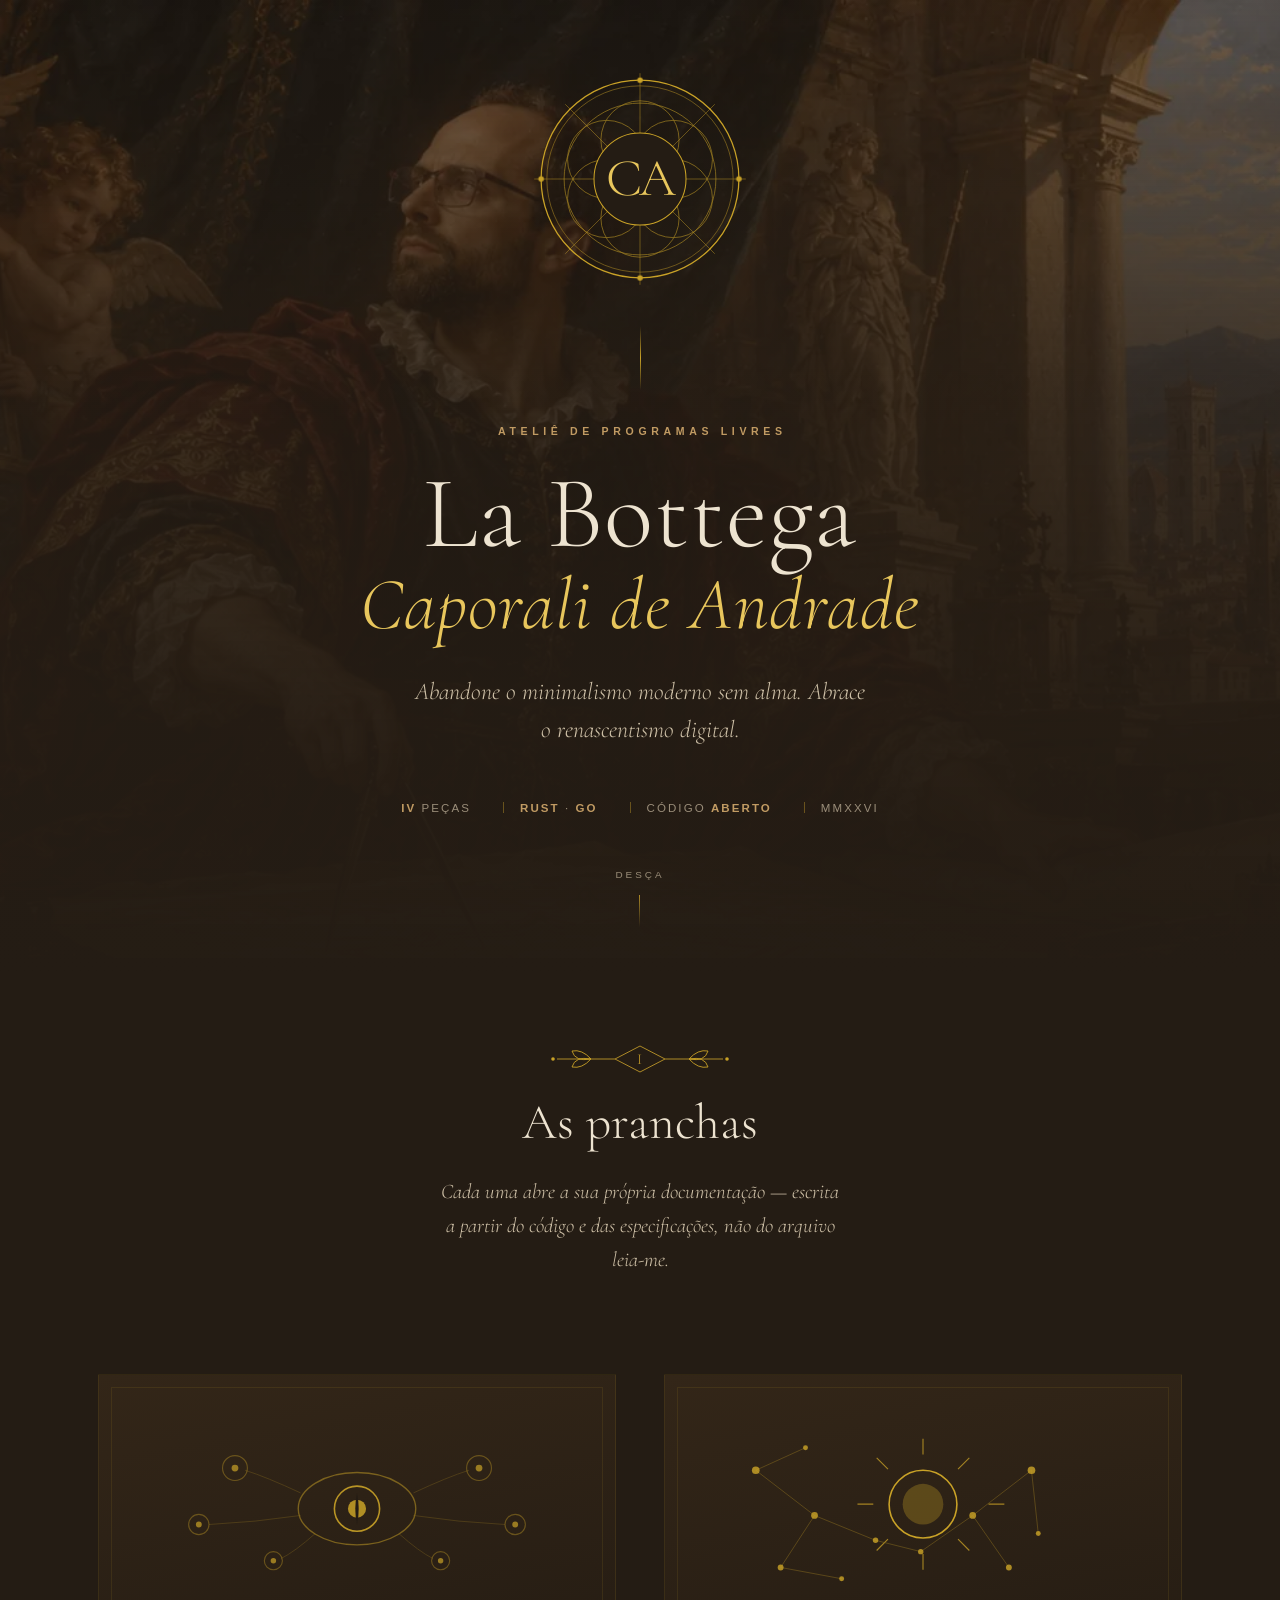
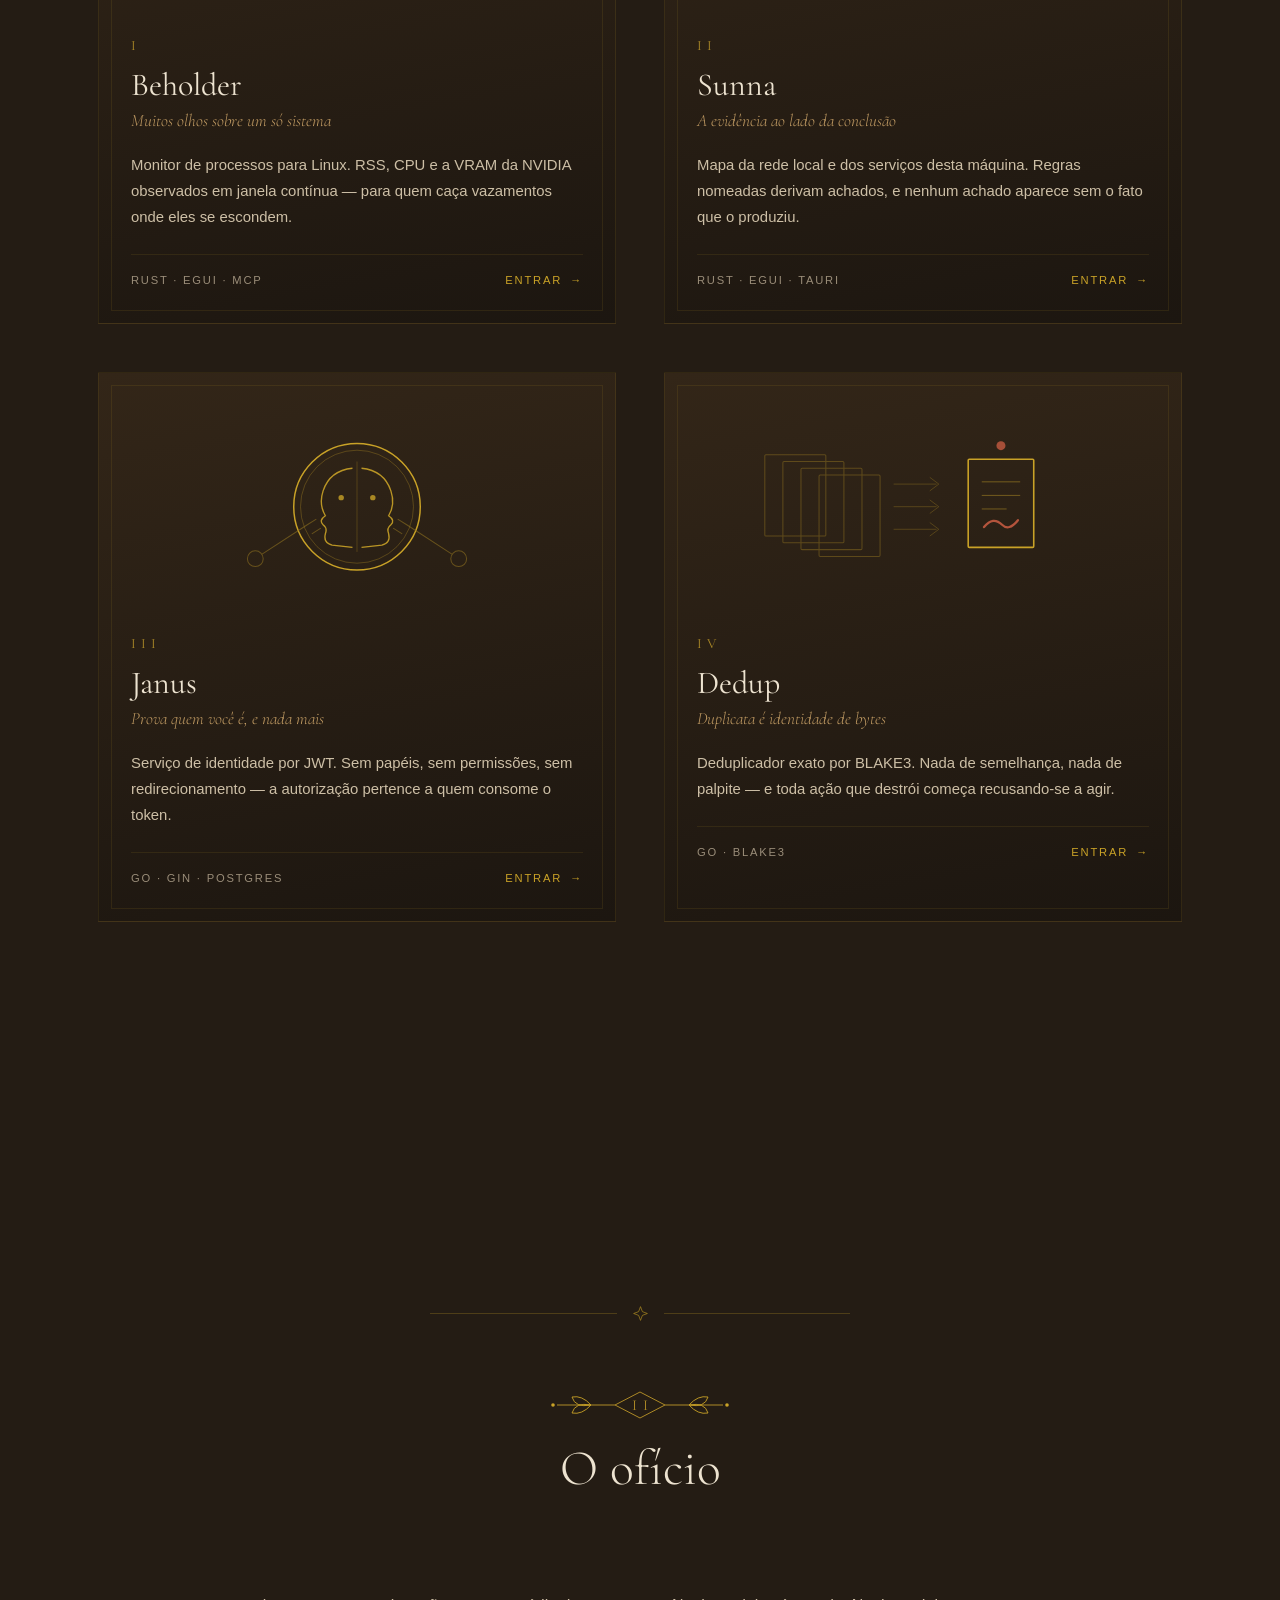
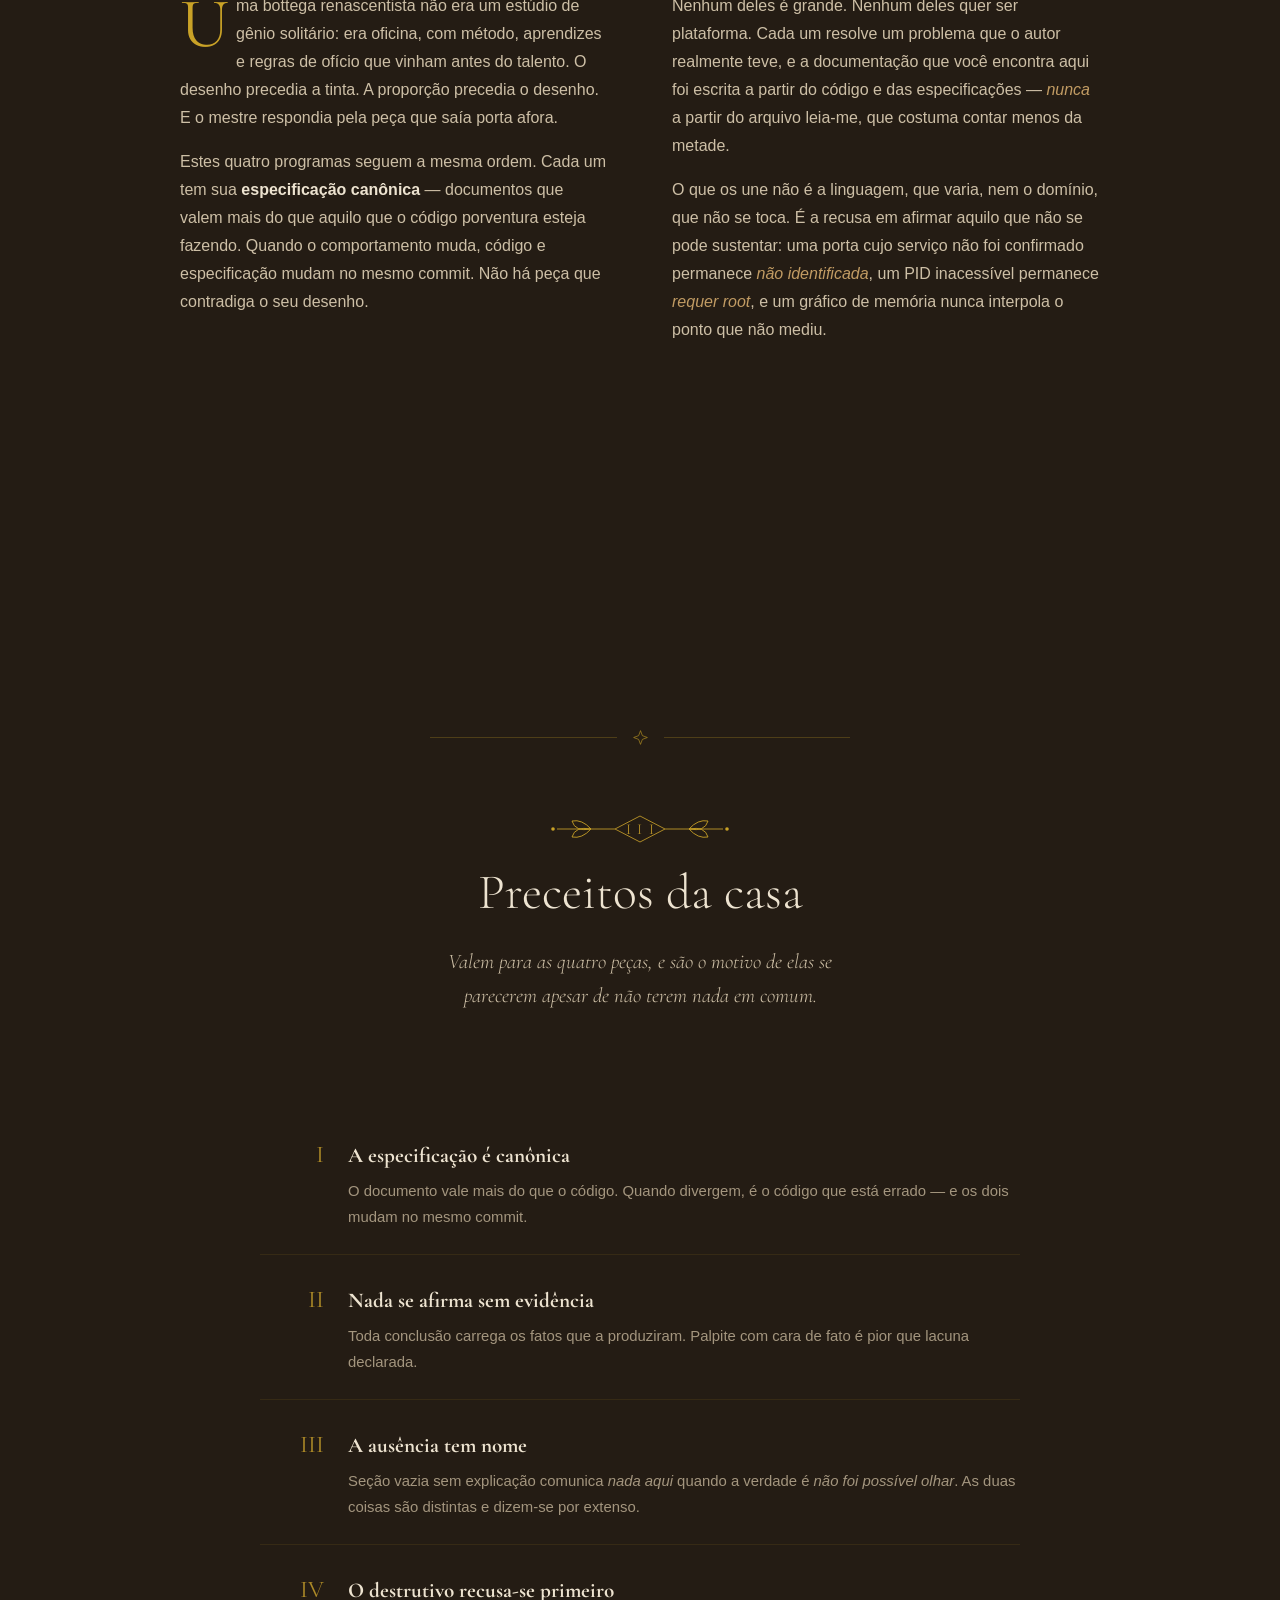
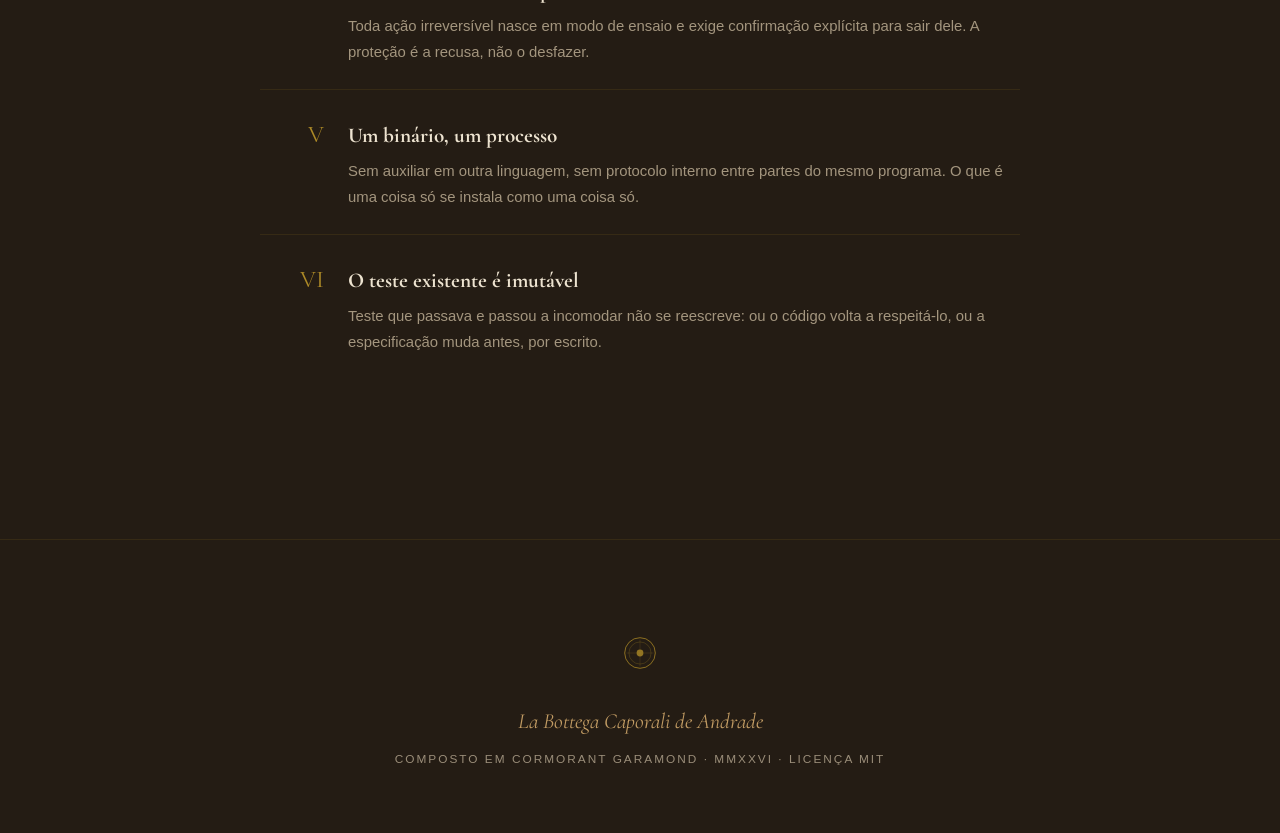
<file: index.html>
<!DOCTYPE html>
<html lang="pt-BR">
<head>
<meta charset="UTF-8">
<meta name="viewport" content="width=device-width, initial-scale=1.0">
<meta name="description" content="Ateliê de programas livres de Filipe Caporali de Andrade: Beholder, Sunna, Janus e Dedup.">
<title>La Bottega Caporali de Andrade</title>
<link rel="preconnect" href="https://fonts.googleapis.com">
<link rel="preconnect" href="https://fonts.gstatic.com" crossorigin>
<link href="https://fonts.googleapis.com/css2?family=Cormorant+Garamond:ital,wght@0,300;0,400;0,600;1,300;1,400&display=swap" rel="stylesheet">

<style>
/* ============================================================
   LA BOTTEGA CAPORALI DE ANDRADE
   Penumbra de pergaminho queimado · ouro de folha aplicada
   Tokens canônicos em MASTER.md. Nenhum valor solto.
   ============================================================ */

:root {
  /* Medida padrão de todo texto centralizado */
  --measure-center: 45ch;
  /* — Pergaminho queimado — */
  --ground:    #241C14;
  --ground-2:  #1C1610;
  --surface:   #332618;
  --surface-2: #3F2F1E;

  /* — Ouro de folha — */
  --gold:        #C9A227;
  --gold-bright: #E8C65C;
  --gold-deep:   #AD8A27;

  /* — Tinta ferrogálica — */
  --sepia: #C19B63;

  /* — Tinta — */
  --ink:   #EDE3D0;
  --ink-2: #CDBFA6;
  --ink-3: #A3957E;
  --ink-4: #9A8D79;

  /* — Filetes — */
  --rule:       rgba(201, 162, 39, 0.26);
  --rule-faint: rgba(201, 162, 39, 0.11);

  /* — Véu sobre a gravura do frontispício —
     Três paradas do mesmo pergaminho: a pintura aparece em cima
     e já chegou ao fundo sólido quando o texto começa. */
  --veil-1: rgba(36, 28, 20, 0.62);
  --veil-2: rgba(36, 28, 20, 0.88);
  --veil-3: rgba(36, 28, 20, 0.97);

  /* — Parallax contido: fração da rolagem que a gravura percorre — */
  --parallax: 0.90;

  /* — Espaço (base 8) — */
  --s1: 4px;  --s2: 8px;   --s3: 12px;  --s4: 16px;
  --s6: 24px; --s8: 32px;  --s12: 48px; --s16: 64px;
  --s24: 96px; --s32: 128px; --s40: 160px;

  /* — Raio — */
  --r-sm: 2px; --r-md: 4px;

  /* — Sombra — */
  --sh-sm:   0 2px 10px rgba(0,0,0,0.34);
  --sh-md:   0 10px 30px rgba(0,0,0,0.44);
  --sh-gold: 0 0 36px rgba(201,162,39,0.16);

  /* — Movimento: coisa pesada, que para com firmeza — */
  --ease: cubic-bezier(0.22, 0.61, 0.36, 1);
  --t-hover: 450ms;
  --t-reveal: 900ms;
  --t-draw: 1600ms;
  --stagger: 90ms;

  /* — Tipografia — */
  --display: 'Cormorant Garamond', Georgia, 'Palatino Linotype', Palatino, serif;
  --sans: -apple-system, BlinkMacSystemFont, 'Segoe UI', Roboto, Helvetica, Arial, sans-serif;
  --mono: 'SF Mono', 'Monaco', 'Cascadia Code', 'Courier New', monospace;
}

* { margin: 0; padding: 0; box-sizing: border-box; }

body {
  background: var(--ground);
  color: var(--ink-2);
  font-family: var(--sans);
  line-height: 1.75;
  -webkit-font-smoothing: antialiased;
  overflow-x: hidden;
}

/* A textura do pergaminho: ruído sutilíssimo, puramente decorativo. */
body::before {
  content: '';
  position: fixed;
  inset: 0;
  pointer-events: none;
  z-index: 1;
  opacity: 0.5;
  background-image:
    radial-gradient(ellipse 90% 60% at 50% 0%, rgba(201,162,39,0.055), transparent 70%),
    radial-gradient(ellipse 70% 50% at 50% 100%, rgba(143,114,32,0.05), transparent 70%);
}

.shell { max-width: 1180px; margin: 0 auto; padding: 0 var(--s12); position: relative; z-index: 2; }

a { color: inherit; }

::selection { background: rgba(201,162,39,0.26); color: var(--ink); }

/* ============================================================
   PULAR
   ============================================================ */
.skip {
  position: absolute; left: -9999px; top: var(--s4); z-index: 100;
  background: var(--surface); color: var(--gold-bright);
  padding: var(--s3) var(--s6); border: 1px solid var(--rule);
  font-family: var(--display); font-size: 1.05rem; text-decoration: none;
}
.skip:focus { left: var(--s6); }

/* ============================================================
   FRONTISPÍCIO
   ============================================================ */

.front {
  min-height: 100svh;
  overflow: hidden;
  display: flex;
  flex-direction: column;
  align-items: center;
  justify-content: center;
  text-align: center;
  padding: var(--s16) var(--s12) var(--s12);
  position: relative;
  z-index: 2;
}

/* A gravura do artífice: anda a --parallax da rolagem, só transform.
   Mais alta que o frontispício para o deslocamento nunca abrir fresta. */
.front__art {
  /* Ancorada no topo: a folga para o parallax sobra embaixo, porque a
     janela visível nunca alcança a fresta — ela ficaria acima de 0.18·S,
     e a rolagem já passou de S. Assim o alto da gravura não é cortado. */
  position: absolute; left: 0; right: 0; top: 0; height: 122%;
  z-index: 0;
  background-image: url('assets/artifice.webp');
  background-size: cover; background-position: 50% 0%;
  will-change: transform;
}
.front__veil {
  position: absolute; inset: 0; z-index: 0;
  background: linear-gradient(to bottom,
    var(--veil-1) 0%, var(--veil-2) 40%, var(--veil-3) 72%, var(--ground) 100%);
}
/* O texto sobe acima da gravura. Sem isto o conteúdo estático
   ficaria atrás da camada posicionada. */
.front > :not(.front__art):not(.front__veil) { position: relative; z-index: 1; }

.emblem { width: min(230px, 46vw); height: auto; margin: auto auto var(--s8); }

/* Cada traço do emblema se desenha. */
.emblem [data-draw] {
  stroke-dasharray: var(--len, 1200);
  stroke-dashoffset: var(--len, 1200);
  animation: draw var(--t-draw) var(--ease) forwards;
  animation-delay: var(--d, 0ms);
}
@keyframes draw { to { stroke-dashoffset: 0; } }

.emblem [data-fade] {
  opacity: 0;
  animation: emblem-in 900ms var(--ease) forwards;
  animation-delay: var(--d, 0ms);
}
@keyframes emblem-in { to { opacity: 1; } }

.front__rule {
  width: 1px; height: var(--s16);
  background: linear-gradient(to bottom, transparent, var(--gold), transparent);
  margin: 0 auto var(--s8);
  transform-origin: top;
  animation: grow-v 900ms var(--ease) 1100ms backwards;
}
@keyframes grow-v { from { transform: scaleY(0); opacity: 0; } }

.front__kicker {
  font-family: var(--sans);
  font-size: 0.66rem; font-weight: 600;
  letter-spacing: 0.44em; text-transform: uppercase;
  color: var(--sepia);
  margin-bottom: var(--s6);
  text-indent: 0.44em;
}

.front__title {
  font-family: var(--display);
  font-weight: 300;
  font-size: clamp(2.6rem, 8.5vw, 6.4rem);
  line-height: 0.96;
  color: var(--ink);
  letter-spacing: 0.01em;
}
.front__title em {
  display: block;
  font-style: italic;
  font-weight: 300;
  color: var(--gold-bright);
  font-size: 0.72em;
  margin-top: 0.1em;
}

.front__sub {
  font-family: var(--display);
  font-style: italic;
  font-weight: 300;
  font-size: clamp(1.1rem, 2.4vw, 1.5rem);
  color: var(--ink-2);
  max-width: var(--measure-center);
  margin: var(--s8) auto 0;
  line-height: 1.6;
}

/* Entrada escalonada do frontispício. */
.front__kicker, .front__title, .front__sub, .front__meta {
  animation: rise 1100ms var(--ease) backwards;
}
.front__kicker { animation-delay: 1200ms; }
.front__title  { animation-delay: 1340ms; }
.front__sub    { animation-delay: 1500ms; }
.front__meta   { animation-delay: 1660ms; }
@keyframes rise { from { opacity: 0; transform: translateY(22px); } }

.front__meta {
  margin-top: var(--s12);
  display: flex; flex-wrap: wrap; align-items: center;
  gap: var(--s3) var(--s8);
  justify-content: center;
  margin-bottom: var(--s12);
  font-size: 0.72rem; letter-spacing: 0.18em; text-transform: uppercase;
  color: var(--ink-4);
}
.front__meta b { color: var(--sepia); font-weight: 600; }
/* Filete que separa uma divisa da outra. */
.front__meta span + span::before {
  content: ''; display: inline-block;
  width: 1px; height: 0.9em;
  background: var(--gold-deep); opacity: 0.5;
  margin-right: var(--s4);
  vertical-align: -0.1em;
}

.front__scroll {
  margin-top: auto;
  font-size: 0.62rem; letter-spacing: 0.3em; text-transform: uppercase;
  color: var(--ink-4);
  animation: rise 1100ms var(--ease) 2000ms backwards;
}
.front__scroll::after {
  content: ''; display: block; width: 1px; height: var(--s8);
  background: linear-gradient(to bottom, var(--gold-deep), transparent);
  margin: var(--s3) auto 0;
}

/* ============================================================
   REVELAÇÃO POR ROLAGEM
   ============================================================ */

[data-reveal] {
  opacity: 0;
  transform: translateY(26px);
  transition: opacity var(--t-reveal) var(--ease),
              transform var(--t-reveal) var(--ease);
  transition-delay: var(--delay, 0ms);
}
[data-reveal].is-in { opacity: 1; transform: none; }

/* ============================================================
   SEÇÃO
   ============================================================ */

.sec { padding: var(--s40) 0; position: relative; z-index: 2; }
#pranchas { padding-top: var(--s16); }

.sec__head { text-align: center; margin-bottom: var(--s24); }

.sec__num {
  position: relative;
  display: block; margin-bottom: var(--s4);
}

/* ── Iluminura: cartela em volta do algarismo da seção ──
   Os dois filetes laterais crescem do centro para fora, que é o
   "Ornamento" do catálogo do MASTER, realizado aqui dentro. */
.illum {
  display: block; margin: 0 auto;
  width: 212px; height: auto;
  color: var(--gold-deep);
}
.illum [data-draw] {
  stroke-dasharray: var(--len, 300);
  stroke-dashoffset: var(--len, 300);
}
.illum [data-ink] { opacity: 0; }
.sec__head.is-in .illum [data-draw] {
  animation: draw var(--t-draw) var(--ease) forwards;
  animation-delay: var(--d, 0ms);
}
.sec__head.is-in .illum [data-ink] {
  animation: emblem-in var(--t-reveal) var(--ease) forwards;
  animation-delay: var(--d, 0ms);
}
.sec__rom {
  position: absolute; inset: 0;
  display: grid; place-items: center;
  font-family: var(--display);
  font-size: 0.95rem; letter-spacing: 0.4em;
  color: var(--gold-deep);
  text-indent: 0.4em;
}


.sec__title {
  font-family: var(--display);
  font-weight: 300;
  font-size: clamp(1.9rem, 4.4vw, 3.1rem);
  line-height: 1.12;
  color: var(--ink);
}

.sec__lede {
  font-family: var(--display);
  font-style: italic; font-weight: 300;
  font-size: clamp(1.05rem, 2vw, 1.3rem);
  color: var(--ink-2);
  max-width: var(--measure-center); margin: var(--s6) auto 0;
  line-height: 1.65;
}

/* Ornamento: filete que cresce dos dois lados. */
.orn {
  display: flex; align-items: center; justify-content: center;
  gap: var(--s4); color: var(--gold);
  margin: var(--s16) auto;
  max-width: 420px;
}
.orn::before, .orn::after {
  content: ''; flex: 1; height: 1px; background: var(--rule);
  transform: scaleX(0); transform-origin: var(--o, right);
  transition: transform 1100ms var(--ease);
}
.orn::after { --o: left; }
.orn.is-in::before, .orn.is-in::after { transform: scaleX(1); }
.orn svg { width: 15px; height: 15px; opacity: 0.85; flex: none; }

/* ============================================================
   PRANCHAS — cada projeto, emoldurado
   ============================================================ */

.plates {
  display: grid;
  grid-template-columns: repeat(auto-fit, minmax(330px, 1fr));
  gap: var(--s12);
}

.plate {
  display: block;
  text-decoration: none;
  color: inherit;
  background: linear-gradient(170deg, var(--surface) 0%, var(--ground-2) 100%);
  border: 1px solid var(--rule-faint);
  padding: var(--s8);
  position: relative;
  transition: border-color var(--t-hover) var(--ease),
              box-shadow var(--t-hover) var(--ease),
              transform var(--t-hover) var(--ease);
}

/* A moldura interna: um segundo filete, recuado, como passe-partout. */
.plate::before {
  content: '';
  position: absolute; inset: var(--s3);
  border: 1px solid var(--rule-faint);
  pointer-events: none;
  transition: border-color var(--t-hover) var(--ease);
}

.plate:hover,
.plate:focus-visible {
  border-color: var(--rule);
  box-shadow: var(--sh-md), var(--sh-gold);
  transform: translateY(-5px);
}
.plate:hover::before,
.plate:focus-visible::before { border-color: var(--rule); }

.plate:focus-visible { outline: 2px solid var(--gold); outline-offset: 4px; }
.plate:active { transform: translateY(-2px); }

.plate__art {
  display: block; width: 100%; height: auto;
  margin-bottom: var(--s6);
}

/* O desenho acende ao passar o ponteiro. */
.plate__art .lum {
  transition: stroke var(--t-hover) var(--ease),
              opacity var(--t-hover) var(--ease);
}
.plate:hover .plate__art .lum,
.plate:focus-visible .plate__art .lum { stroke: var(--gold-bright); opacity: 1; }

.plate__art .halo {
  opacity: 0;
  transition: opacity var(--t-hover) var(--ease);
}
.plate:hover .plate__art .halo,
.plate:focus-visible .plate__art .halo { opacity: 1; }

.plate__rom {
  font-family: var(--display);
  font-size: 0.88rem; letter-spacing: 0.34em;
  color: var(--gold-deep);
  display: block; margin-bottom: var(--s2);
}

.plate__name {
  font-family: var(--display);
  font-weight: 400;
  font-size: 2rem;
  line-height: 1.1;
  color: var(--ink);
  margin-bottom: var(--s1);
  transition: color var(--t-hover) var(--ease);
}
.plate:hover .plate__name,
.plate:focus-visible .plate__name { color: var(--gold-bright); }

.plate__role {
  font-family: var(--display);
  font-style: italic; font-weight: 300;
  font-size: 1.08rem;
  color: var(--sepia);
  margin-bottom: var(--s4);
}

.plate__desc { font-size: 0.93rem; color: var(--ink-2); margin-bottom: var(--s6); }

.plate__foot {
  display: flex; justify-content: space-between; align-items: baseline;
  gap: var(--s4);
  padding-top: var(--s4);
  border-top: 1px solid var(--rule-faint);
  font-size: 0.7rem; letter-spacing: 0.16em; text-transform: uppercase;
  color: var(--ink-4);
}

.plate__enter { color: var(--gold); display: inline-flex; align-items: center; gap: var(--s2); }
.plate__enter span {
  display: inline-block;
  transition: transform var(--t-hover) var(--ease);
}
.plate:hover .plate__enter span,
.plate:focus-visible .plate__enter span { transform: translateX(5px); }

.plate--pending { opacity: 0.74; }
.plate--pending .plate__enter { color: var(--ink-4); }

/* ============================================================
   O OFÍCIO — texto corrido, duas colunas
   ============================================================ */

.craft { max-width: 920px; margin: 0 auto; }

.craft__cols {
  columns: 2;
  column-gap: var(--s16);
  font-size: 1rem;
  color: var(--ink-2);
}
.craft__cols p { margin-bottom: var(--s4); break-inside: avoid; }
.craft__cols p:first-child::first-letter {
  float: left;
  font-family: var(--display);
  font-size: 4.4rem; line-height: 0.78; font-weight: 400;
  color: var(--gold);
  padding: 0.06em 0.1em 0 0;
}
.craft strong { color: var(--ink); font-weight: 600; }
.craft em { color: var(--sepia); font-style: italic; }

/* ============================================================
   PRECEITOS — as regras do ateliê
   ============================================================ */

.tenets { max-width: 760px; margin: 0 auto; list-style: none; }

.tenet {
  display: grid;
  grid-template-columns: var(--s16) 1fr;
  gap: var(--s6);
  padding: var(--s6) 0;
  border-bottom: 1px solid var(--rule-faint);
  align-items: baseline;
}
.tenet:last-child { border-bottom: none; }

.tenet__n {
  font-family: var(--display);
  font-size: 1.5rem;
  color: var(--gold-deep);
  text-align: right;
}

.tenet__t {
  font-family: var(--display);
  font-size: 1.32rem;
  color: var(--ink);
  margin-bottom: var(--s1);
}

.tenet__d { font-size: 0.93rem; color: var(--ink-3); }

/* ============================================================
   COLOFÃO
   ============================================================ */

.colophon {
  text-align: center;
  padding: var(--s24) var(--s12) var(--s16);
  border-top: 1px solid var(--rule-faint);
  position: relative; z-index: 2;
}

.colophon__mark { width: 34px; height: 34px; color: var(--gold-deep); margin-bottom: var(--s6); }

.colophon__name {
  font-family: var(--display);
  font-style: italic;
  font-size: 1.35rem;
  color: var(--sepia);
  margin-bottom: var(--s2);
}

.colophon__line { font-size: 0.74rem; letter-spacing: 0.17em; text-transform: uppercase; color: var(--ink-4); }

/* ============================================================
   RESPONSIVO
   ============================================================ */

@media (max-width: 860px) {
  .shell { padding: 0 var(--s6); }
  .sec { padding: var(--s24) 0; }
  .front { padding: var(--s16) var(--s6); }
  .craft__cols { columns: 1; }
  .plates { gap: var(--s8); }
  .tenet { grid-template-columns: var(--s8) 1fr; gap: var(--s4); }
  .tenet__n { font-size: 1.1rem; }
  .front__art { background-image: url('assets/artifice-sm.webp'); }
  .illum { width: 168px; }
  .front__meta { gap: var(--s2) var(--s4); }
  .front__meta span + span::before { display: none; }
}

/* ============================================================
   MOVIMENTO REDUZIDO — tudo chega, nada se move
   ============================================================ */

@media (prefers-reduced-motion: reduce) {
  /* A gravura para, mas continua lá; a iluminura chega desenhada. */
  .front__art { transform: none !important; }
  .illum [data-draw] { stroke-dashoffset: 0; }
  .illum [data-ink] { opacity: 1; }

  *, *::before, *::after {
    animation-duration: 0.01ms !important;
    animation-delay: 0ms !important;
    transition-duration: 0.01ms !important;
    transition-delay: 0ms !important;
  }
  [data-reveal] { opacity: 1; transform: none; }
  .emblem [data-draw] { stroke-dashoffset: 0; }
  .emblem [data-fade] { opacity: 1; }
  .orn::before, .orn::after { transform: scaleX(1); }
  .plate:hover, .plate:focus-visible { transform: none; }
  .plate:hover .plate__enter span { transform: none; }
}
</style>
</head>
<body>

<a class="skip" href="#pranchas">Pular para as pranchas</a>

<!-- ══════════════════ FRONTISPÍCIO ══════════════════ -->
<header class="front">

  <div class="front__art" id="frontArt" aria-hidden="true"></div>
  <div class="front__veil" aria-hidden="true"></div>

  <svg class="emblem" viewBox="0 0 200 200" fill="none" aria-hidden="true">
    <!-- Rosa de oito pontas: a bússola do ofício -->
    <g stroke="#C9A227" stroke-width="0.7" opacity="0.55">
      <path data-draw style="--len:720;--d:120ms" d="M100 8 L100 192 M8 100 L192 100 M35 35 L165 165 M165 35 L35 165"/>
    </g>

    <!-- Anel externo -->
    <circle data-draw style="--len:540;--d:0ms" cx="100" cy="100" r="86" stroke="#C9A227" stroke-width="1.1"/>
    <circle data-draw style="--len:520;--d:200ms" cx="100" cy="100" r="81" stroke="#8F7220" stroke-width="0.6"/>

    <!-- Entrelaçado: doze pétalas, geometria de compasso -->
    <g stroke="#C9A227" stroke-width="0.65" opacity="0.72">
      <circle data-draw style="--len:420;--d:340ms" cx="100" cy="100" r="66"/>
      <circle data-draw style="--len:420;--d:420ms" cx="100" cy="66"  r="34"/>
      <circle data-draw style="--len:420;--d:470ms" cx="129" cy="83"  r="34"/>
      <circle data-draw style="--len:420;--d:520ms" cx="129" cy="117" r="34"/>
      <circle data-draw style="--len:420;--d:570ms" cx="100" cy="134" r="34"/>
      <circle data-draw style="--len:420;--d:620ms" cx="71"  cy="117" r="34"/>
      <circle data-draw style="--len:420;--d:670ms" cx="71"  cy="83"  r="34"/>
    </g>

    <!-- Campo central -->
    <circle data-fade style="--d:1000ms" cx="100" cy="100" r="40" fill="#241C14" opacity="0.94"/>
    <circle data-draw style="--len:260;--d:900ms" cx="100" cy="100" r="40" stroke="#C9A227" stroke-width="0.9"/>

    <!-- Monograma CA -->
    <g data-fade style="--d:1240ms" fill="#E8C65C" font-family="Cormorant Garamond, Georgia, serif">
      <text x="86" y="114" font-size="46" font-weight="300" text-anchor="middle">C</text>
      <text x="115" y="114" font-size="46" font-weight="300" text-anchor="middle">A</text>
    </g>

    <!-- Quatro cravos nos pontos cardeais -->
    <g data-fade style="--d:1400ms" fill="#C9A227">
      <circle cx="100" cy="14" r="2.4"/>
      <circle cx="186" cy="100" r="2.4"/>
      <circle cx="100" cy="186" r="2.4"/>
      <circle cx="14" cy="100" r="2.4"/>
    </g>
  </svg>

  <div class="front__rule" aria-hidden="true"></div>

  <p class="front__kicker">Ateliê de programas livres</p>

  <h1 class="front__title">La Bottega<em>Caporali de Andrade</em></h1>

  <p class="front__sub">Abandone o minimalismo moderno sem alma. Abrace o renascentismo digital.</p>

  <div class="front__meta">
    <span><b>IV</b> peças</span>
    <span><b>Rust</b> &middot; <b>Go</b></span>
    <span>Código <b>aberto</b></span>
    <span>MMXXVI</span>
  </div>

  <p class="front__scroll" aria-hidden="true">Desça</p>
</header>

<!-- ══════════════════ AS PRANCHAS ══════════════════ -->
<main>
<section class="sec" id="pranchas">
  <div class="shell">

    <div class="sec__head" data-reveal>
      <span class="sec__num">
        <svg class="illum" viewBox="0 0 212 40" fill="none" aria-hidden="true">
          <path data-draw style="--len:132;--d:0ms" d="M106 7 L131 20 L106 33 L81 20 Z"
                stroke="currentColor" stroke-width="1"/>
          <path data-draw style="--len:116;--d:90ms" d="M81 20 H23 M131 20 H189"
                stroke="currentColor" stroke-width="1"/>
          <path data-draw style="--len:150;--d:180ms"
                d="M57 20 q-9 -10 -19 -8 q3 11 19 8 M57 20 q-9 10 -19 8 q3 -11 19 -8
                   M155 20 q9 -10 19 -8 q-3 11 -19 8 M155 20 q9 10 19 8 q-3 -11 -19 -8"
                stroke="var(--gold)" stroke-width="0.9"/>
          <circle data-ink style="--d:900ms" cx="19" cy="20" r="1.8" fill="var(--gold)"/>
          <circle data-ink style="--d:900ms" cx="193" cy="20" r="1.8" fill="var(--gold)"/>
        </svg>
        <span class="sec__rom">I</span>
      </span>
      <h2 class="sec__title">As pranchas</h2>
      <p class="sec__lede">Cada uma abre a sua própria documentação — escrita a partir do código e das especificações, não do arquivo leia-me.</p>
    </div>

    <div class="plates">

      <!-- ░░ BEHOLDER ░░ -->
      <a class="plate" href="beholder/index.html" data-reveal style="--delay:0ms">
        <svg class="plate__art" viewBox="0 0 400 180" fill="none" aria-hidden="true">
          <circle class="halo" cx="200" cy="90" r="62" fill="#C9A227" opacity="0" style="filter:blur(26px)"/>
          <!-- Olho central -->
          <ellipse class="lum" cx="200" cy="90" rx="52" ry="32" stroke="#8F7220" stroke-width="1.2" opacity="0.8"/>
          <circle class="lum" cx="200" cy="90" r="20" stroke="#C9A227" stroke-width="1.4" opacity="0.9"/>
          <circle cx="200" cy="90" r="8" fill="#C9A227" opacity="0.85"/>
          <!-- Pupila vertical -->
          <path d="M200 76 Q203 90 200 104 Q197 90 200 76Z" fill="#241C14"/>
          <!-- Olhos sentinelas, seis -->
          <g class="lum" stroke="#8F7220" stroke-width="1" opacity="0.62">
            <circle cx="92"  cy="54"  r="11"/><circle cx="60"  cy="104" r="9"/>
            <circle cx="126" cy="136" r="8"/><circle cx="308" cy="54"  r="11"/>
            <circle cx="340" cy="104" r="9"/><circle cx="274" cy="136" r="8"/>
          </g>
          <g fill="#C9A227" opacity="0.7">
            <circle cx="92" cy="54" r="3"/><circle cx="60" cy="104" r="2.6"/>
            <circle cx="126" cy="136" r="2.4"/><circle cx="308" cy="54" r="3"/>
            <circle cx="340" cy="104" r="2.6"/><circle cx="274" cy="136" r="2.4"/>
          </g>
          <!-- Hastes -->
          <g class="lum" stroke="#8F7220" stroke-width="0.7" opacity="0.42">
            <path d="M150 76 Q120 62 101 56"/><path d="M150 96 Q110 102 69 104"/>
            <path d="M163 112 Q145 128 133 134"/><path d="M250 76 Q280 62 299 56"/>
            <path d="M250 96 Q290 102 331 104"/><path d="M237 112 Q255 128 267 134"/>
          </g>
        </svg>
        <span class="plate__rom">I</span>
        <h3 class="plate__name">Beholder</h3>
        <p class="plate__role">Muitos olhos sobre um só sistema</p>
        <p class="plate__desc">Monitor de processos para Linux. RSS, CPU e a VRAM da NVIDIA observados em janela contínua — para quem caça vazamentos onde eles se escondem.</p>
        <div class="plate__foot">
          <span>Rust &middot; egui &middot; MCP</span>
          <span class="plate__enter">Entrar <span>&rarr;</span></span>
        </div>
      </a>

      <!-- ░░ SUNNA ░░ -->
      <a class="plate" href="sunna/index.html" data-reveal style="--delay:90ms">
        <svg class="plate__art" viewBox="0 0 400 180" fill="none" aria-hidden="true">
          <circle class="halo" cx="200" cy="86" r="54" fill="#E8C65C" opacity="0" style="filter:blur(30px)"/>
          <!-- Sol -->
          <circle class="lum" cx="200" cy="86" r="30" stroke="#C9A227" stroke-width="1.4"/>
          <circle cx="200" cy="86" r="18" fill="#C9A227" opacity="0.3"/>
          <g class="lum" stroke="#C9A227" stroke-width="1" opacity="0.76">
            <path d="M200 42V28M200 144v-14M156 86h-14M258 86h14M169 55l-10-10M231 117l10 10M231 55l10-10M169 117l-10 10"/>
          </g>
          <!-- Constelação: a rede como teia de nós -->
          <g class="lum" stroke="#8F7220" stroke-width="0.7" opacity="0.6">
            <path d="M52 56 L104 96 L74 142 M104 96 L158 118 M296 56 L244 96 L276 142 M244 96 L198 128 M158 118 L198 128"/>
            <path d="M52 56 L96 36 M296 56 L302 112 M74 142 L128 152"/>
          </g>
          <g fill="#C9A227" opacity="0.82">
            <circle cx="52" cy="56" r="3.4"/><circle cx="104" cy="96" r="3"/>
            <circle cx="74" cy="142" r="2.6"/><circle cx="158" cy="118" r="2.4"/>
            <circle cx="96" cy="36" r="2.2"/><circle cx="128" cy="152" r="2.2"/>
            <circle cx="296" cy="56" r="3.4"/><circle cx="244" cy="96" r="3"/>
            <circle cx="276" cy="142" r="2.6"/><circle cx="198" cy="128" r="2.4"/>
            <circle cx="302" cy="112" r="2.2"/>
          </g>
        </svg>
        <span class="plate__rom">II</span>
        <h3 class="plate__name">Sunna</h3>
        <p class="plate__role">A evidência ao lado da conclusão</p>
        <p class="plate__desc">Mapa da rede local e dos serviços desta máquina. Regras nomeadas derivam achados, e nenhum achado aparece sem o fato que o produziu.</p>
        <div class="plate__foot">
          <span>Rust &middot; egui &middot; Tauri</span>
          <span class="plate__enter">Entrar <span>&rarr;</span></span>
        </div>
      </a>

      <!-- ░░ JANUS ░░ -->
      <a class="plate" href="janus/index.html" data-reveal style="--delay:180ms">
        <svg class="plate__art" viewBox="0 0 400 180" fill="none" aria-hidden="true">
          <circle class="halo" cx="200" cy="90" r="56" fill="#C9A227" opacity="0" style="filter:blur(28px)"/>
          <!-- Medalhão -->
          <circle class="lum" cx="200" cy="90" r="56" stroke="#C9A227" stroke-width="1.3"/>
          <circle class="lum" cx="200" cy="90" r="50" stroke="#8F7220" stroke-width="0.6" opacity="0.7"/>
          <!-- Jano: duas faces opostas, de perfil -->
          <g class="lum" stroke="#C9A227" stroke-width="1.2" opacity="0.9">
            <path d="M196 56 q-20 2 -26 20 q-4 12 2 22 q-6 4 -2 8 q4 3 2 8 q-2 8 6 10 l18 2"/>
            <path d="M204 56 q20 2 26 20 q4 12 -2 22 q6 4 2 8 q-4 3 -2 8 q2 8 -6 10 l-18 2"/>
          </g>
          <!-- Eixo -->
          <path d="M200 50 V130" stroke="#8F7220" stroke-width="0.6" opacity="0.6"/>
          <g fill="#C9A227" opacity="0.8">
            <circle cx="186" cy="82" r="2.4"/><circle cx="214" cy="82" r="2.4"/>
          </g>
          <!-- Chaves cruzadas sob o medalhão -->
          <g class="lum" stroke="#8F7220" stroke-width="0.9" opacity="0.6">
            <path d="M116 132 l40 -26 M156 106 l8 -5 M160 114 l8 -5"/>
            <circle cx="110" cy="136" r="7"/>
            <path d="M284 132 l-40 -26 M244 106 l-8 -5 M240 114 l-8 -5"/>
            <circle cx="290" cy="136" r="7"/>
          </g>
        </svg>
        <span class="plate__rom">III</span>
        <h3 class="plate__name">Janus</h3>
        <p class="plate__role">Prova quem você é, e nada mais</p>
        <p class="plate__desc">Serviço de identidade por JWT. Sem papéis, sem permissões, sem redirecionamento — a autorização pertence a quem consome o token.</p>
        <div class="plate__foot">
          <span>Go &middot; Gin &middot; Postgres</span>
          <span class="plate__enter">Entrar <span>&rarr;</span></span>
        </div>
      </a>

      <!-- ░░ DEDUP ░░ -->
      <a class="plate" href="dedup/index.html" data-reveal style="--delay:270ms">
        <svg class="plate__art" viewBox="0 0 400 180" fill="none" aria-hidden="true">
          <circle class="halo" cx="268" cy="90" r="46" fill="#C9A227" opacity="0" style="filter:blur(26px)"/>
          <!-- Pilha de cópias idênticas, à esquerda -->
          <g class="lum" stroke="#8F7220" stroke-width="0.9" opacity="0.5">
            <rect x="60"  y="44" width="54" height="72" rx="1"/>
            <rect x="76"  y="50" width="54" height="72" rx="1"/>
            <rect x="92"  y="56" width="54" height="72" rx="1"/>
            <rect x="108" y="62" width="54" height="72" rx="1"/>
          </g>
          <!-- Setas de convergência -->
          <g class="lum" stroke="#8F7220" stroke-width="0.7" opacity="0.55">
            <path d="M174 70 h38 M174 90 h38 M174 110 h38"/>
            <path d="M206 64 l8 6 -8 6 M206 84 l8 6 -8 6 M206 104 l8 6 -8 6"/>
          </g>
          <!-- O canônico: um só, rubricado -->
          <rect class="lum" x="240" y="48" width="58" height="78" rx="1" stroke="#C9A227" stroke-width="1.4"/>
          <g stroke="#C9A227" stroke-width="0.8" opacity="0.5">
            <path d="M252 68 h34 M252 80 h34 M252 92 h22"/>
          </g>
          <!-- A rubrica: a marca do que fica -->
          <path d="M254 108 q8 -10 16 -2 q6 6 14 -4" stroke="#B4543C" stroke-width="2" stroke-linecap="round"/>
          <circle cx="269" cy="36" r="4" fill="#B4543C" opacity="0.9"/>
        </svg>
        <span class="plate__rom">IV</span>
        <h3 class="plate__name">Dedup</h3>
        <p class="plate__role">Duplicata é identidade de bytes</p>
        <p class="plate__desc">Deduplicador exato por BLAKE3. Nada de semelhança, nada de palpite — e toda ação que destrói começa recusando-se a agir.</p>
        <div class="plate__foot">
          <span>Go &middot; BLAKE3</span>
          <span class="plate__enter">Entrar <span>&rarr;</span></span>
        </div>
      </a>

    </div>
  </div>
</section>

<!-- ══════════════════ O OFÍCIO ══════════════════ -->
<section class="sec">
  <div class="shell">

    <div class="orn" data-reveal aria-hidden="true">
      <svg viewBox="0 0 24 24" fill="none"><path d="M12 1 L15 9 L23 12 L15 15 L12 23 L9 15 L1 12 L9 9 Z" stroke="currentColor" stroke-width="1.1"/></svg>
    </div>

    <div class="sec__head" data-reveal>
      <span class="sec__num">
        <svg class="illum" viewBox="0 0 212 40" fill="none" aria-hidden="true">
          <path data-draw style="--len:132;--d:0ms" d="M106 7 L131 20 L106 33 L81 20 Z"
                stroke="currentColor" stroke-width="1"/>
          <path data-draw style="--len:116;--d:90ms" d="M81 20 H23 M131 20 H189"
                stroke="currentColor" stroke-width="1"/>
          <path data-draw style="--len:150;--d:180ms"
                d="M57 20 q-9 -10 -19 -8 q3 11 19 8 M57 20 q-9 10 -19 8 q3 -11 19 -8
                   M155 20 q9 -10 19 -8 q-3 11 -19 8 M155 20 q9 10 19 8 q-3 -11 -19 -8"
                stroke="var(--gold)" stroke-width="0.9"/>
          <circle data-ink style="--d:900ms" cx="19" cy="20" r="1.8" fill="var(--gold)"/>
          <circle data-ink style="--d:900ms" cx="193" cy="20" r="1.8" fill="var(--gold)"/>
        </svg>
        <span class="sec__rom">II</span>
      </span>
      <h2 class="sec__title">O ofício</h2>
    </div>

    <div class="craft" data-reveal>
      <div class="craft__cols">
        <p>Uma bottega renascentista não era um estúdio de gênio solitário: era oficina, com método, aprendizes e regras de ofício que vinham antes do talento. O desenho precedia a tinta. A proporção precedia o desenho. E o mestre respondia pela peça que saía porta afora.</p>
        <p>Estes quatro programas seguem a mesma ordem. Cada um tem sua <strong>especificação canônica</strong> — documentos que valem mais do que aquilo que o código porventura esteja fazendo. Quando o comportamento muda, código e especificação mudam no mesmo commit. Não há peça que contradiga o seu desenho.</p>
        <p>Nenhum deles é grande. Nenhum deles quer ser plataforma. Cada um resolve um problema que o autor realmente teve, e a documentação que você encontra aqui foi escrita a partir do código e das especificações — <em>nunca</em> a partir do arquivo leia-me, que costuma contar menos da metade.</p>
        <p>O que os une não é a linguagem, que varia, nem o domínio, que não se toca. É a recusa em afirmar aquilo que não se pode sustentar: uma porta cujo serviço não foi confirmado permanece <em>não identificada</em>, um PID inacessível permanece <em>requer root</em>, e um gráfico de memória nunca interpola o ponto que não mediu.</p>
      </div>
    </div>
  </div>
</section>

<!-- ══════════════════ PRECEITOS ══════════════════ -->
<section class="sec">
  <div class="shell">

    <div class="orn" data-reveal aria-hidden="true">
      <svg viewBox="0 0 24 24" fill="none"><path d="M12 1 L15 9 L23 12 L15 15 L12 23 L9 15 L1 12 L9 9 Z" stroke="currentColor" stroke-width="1.1"/></svg>
    </div>

    <div class="sec__head" data-reveal>
      <span class="sec__num">
        <svg class="illum" viewBox="0 0 212 40" fill="none" aria-hidden="true">
          <path data-draw style="--len:132;--d:0ms" d="M106 7 L131 20 L106 33 L81 20 Z"
                stroke="currentColor" stroke-width="1"/>
          <path data-draw style="--len:116;--d:90ms" d="M81 20 H23 M131 20 H189"
                stroke="currentColor" stroke-width="1"/>
          <path data-draw style="--len:150;--d:180ms"
                d="M57 20 q-9 -10 -19 -8 q3 11 19 8 M57 20 q-9 10 -19 8 q3 -11 19 -8
                   M155 20 q9 -10 19 -8 q-3 11 -19 8 M155 20 q9 10 19 8 q-3 -11 -19 -8"
                stroke="var(--gold)" stroke-width="0.9"/>
          <circle data-ink style="--d:900ms" cx="19" cy="20" r="1.8" fill="var(--gold)"/>
          <circle data-ink style="--d:900ms" cx="193" cy="20" r="1.8" fill="var(--gold)"/>
        </svg>
        <span class="sec__rom">III</span>
      </span>
      <h2 class="sec__title">Preceitos da casa</h2>
      <p class="sec__lede">Valem para as quatro peças, e são o motivo de elas se parecerem apesar de não terem nada em comum.</p>
    </div>

    <ol class="tenets">
      <li class="tenet" data-reveal style="--delay:0ms">
        <span class="tenet__n">I</span>
        <div>
          <h3 class="tenet__t">A especificação é canônica</h3>
          <p class="tenet__d">O documento vale mais do que o código. Quando divergem, é o código que está errado — e os dois mudam no mesmo commit.</p>
        </div>
      </li>
      <li class="tenet" data-reveal style="--delay:60ms">
        <span class="tenet__n">II</span>
        <div>
          <h3 class="tenet__t">Nada se afirma sem evidência</h3>
          <p class="tenet__d">Toda conclusão carrega os fatos que a produziram. Palpite com cara de fato é pior que lacuna declarada.</p>
        </div>
      </li>
      <li class="tenet" data-reveal style="--delay:120ms">
        <span class="tenet__n">III</span>
        <div>
          <h3 class="tenet__t">A ausência tem nome</h3>
          <p class="tenet__d">Seção vazia sem explicação comunica <em>nada aqui</em> quando a verdade é <em>não foi possível olhar</em>. As duas coisas são distintas e dizem-se por extenso.</p>
        </div>
      </li>
      <li class="tenet" data-reveal style="--delay:180ms">
        <span class="tenet__n">IV</span>
        <div>
          <h3 class="tenet__t">O destrutivo recusa-se primeiro</h3>
          <p class="tenet__d">Toda ação irreversível nasce em modo de ensaio e exige confirmação explícita para sair dele. A proteção é a recusa, não o desfazer.</p>
        </div>
      </li>
      <li class="tenet" data-reveal style="--delay:240ms">
        <span class="tenet__n">V</span>
        <div>
          <h3 class="tenet__t">Um binário, um processo</h3>
          <p class="tenet__d">Sem auxiliar em outra linguagem, sem protocolo interno entre partes do mesmo programa. O que é uma coisa só se instala como uma coisa só.</p>
        </div>
      </li>
      <li class="tenet" data-reveal style="--delay:300ms">
        <span class="tenet__n">VI</span>
        <div>
          <h3 class="tenet__t">O teste existente é imutável</h3>
          <p class="tenet__d">Teste que passava e passou a incomodar não se reescreve: ou o código volta a respeitá-lo, ou a especificação muda antes, por escrito.</p>
        </div>
      </li>
    </ol>
  </div>
</section>
</main>

<!-- ══════════════════ COLOFÃO ══════════════════ -->
<footer class="colophon">
  <svg class="colophon__mark" viewBox="0 0 40 40" fill="none" aria-hidden="true">
    <circle cx="20" cy="20" r="18" stroke="currentColor" stroke-width="0.9"/>
    <circle cx="20" cy="20" r="13" stroke="currentColor" stroke-width="0.5" opacity="0.6"/>
    <path d="M20 4 L20 36 M4 20 L36 20" stroke="currentColor" stroke-width="0.5" opacity="0.4"/>
    <circle cx="20" cy="20" r="4" fill="currentColor" opacity="0.8"/>
  </svg>
  <p class="colophon__name">La Bottega Caporali de Andrade</p>
  <p class="colophon__line">Composto em Cormorant Garamond &middot; MMXXVI &middot; Licença MIT</p>
</footer>

<script>
/* ============================================================
   Revelação por rolagem.
   Uma só responsabilidade: marcar o elemento quando ele entra
   em cena, e parar de observá-lo. O escalonamento vem do CSS,
   pela variável --delay, para que a cascata continue sendo
   uma decisão de estilo e não de script.
   ============================================================ */
(function () {
  var alvos = document.querySelectorAll('[data-reveal], .orn');
  if (!alvos.length) return;

  /* Sem IntersectionObserver, tudo entra visível: a página nunca
     depende da animação para ser legível. */
  if (!('IntersectionObserver' in window)) {
    alvos.forEach(function (el) { el.classList.add('is-in'); });
    return;
  }

  var obs = new IntersectionObserver(function (entradas) {
    entradas.forEach(function (e) {
      if (!e.isIntersecting) return;
      e.target.classList.add('is-in');
      obs.unobserve(e.target);
    });
  }, { rootMargin: '0px 0px -12% 0px', threshold: 0.12 });

  alvos.forEach(function (el) { obs.observe(el); });
})();

/* ============================================================
   Parallax contido do frontispício.
   A gravura percorre --parallax da rolagem. Uma leitura por
   quadro, e só transform: nada aqui toca em layout.
   O fator mora no CSS para o MASTER continuar sendo a fonte.
   ============================================================ */
(function () {
  var art = document.getElementById('frontArt');
  if (!art) return;

  var parado = window.matchMedia('(prefers-reduced-motion: reduce)');
  if (parado.matches) return;

  var fator = parseFloat(
    getComputedStyle(document.documentElement).getPropertyValue('--parallax')
  );
  if (!(fator > 0)) return;

  var preso = false;
  function quadro() {
    preso = false;
    art.style.transform = 'translate3d(0,' + (window.scrollY * fator).toFixed(2) + 'px,0)';
  }
  window.addEventListener('scroll', function () {
    if (!preso) { preso = true; requestAnimationFrame(quadro); }
  }, { passive: true });

  quadro();
})();
</script>

</body>
</html>
</file>
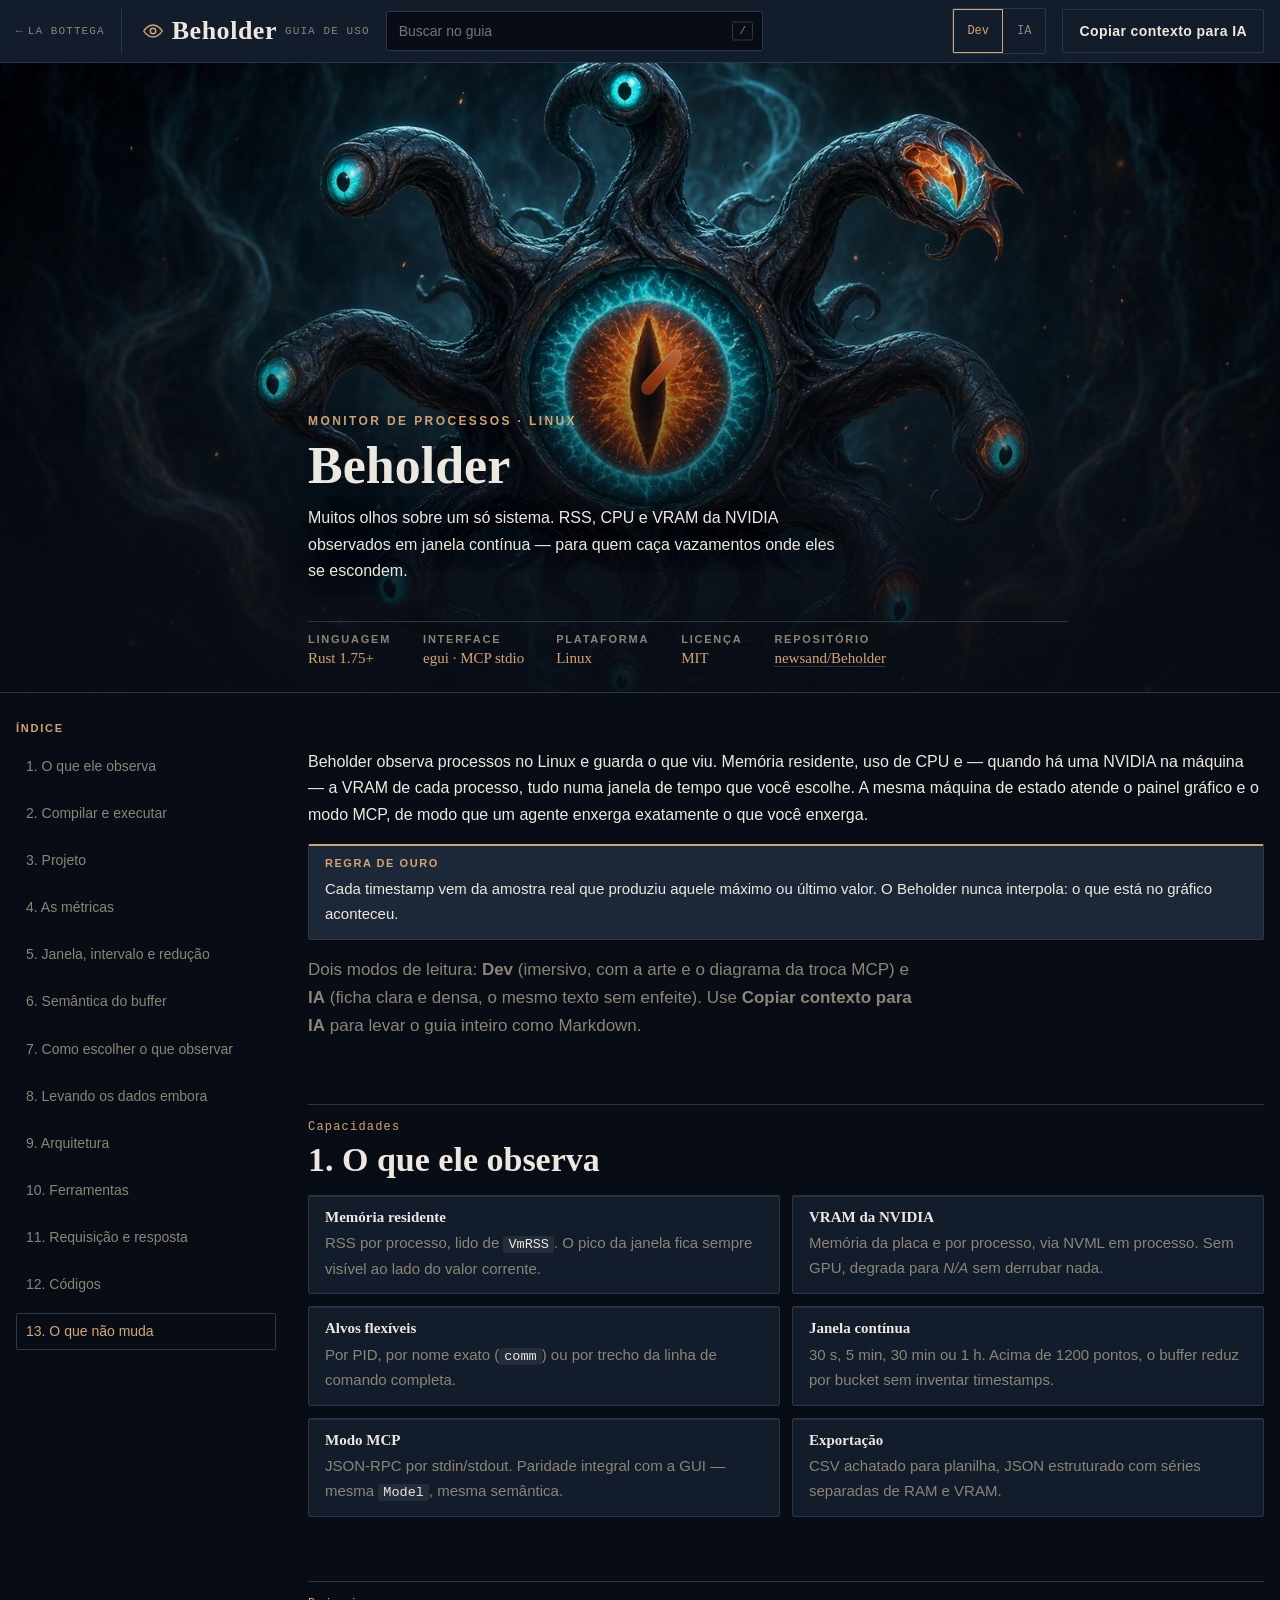
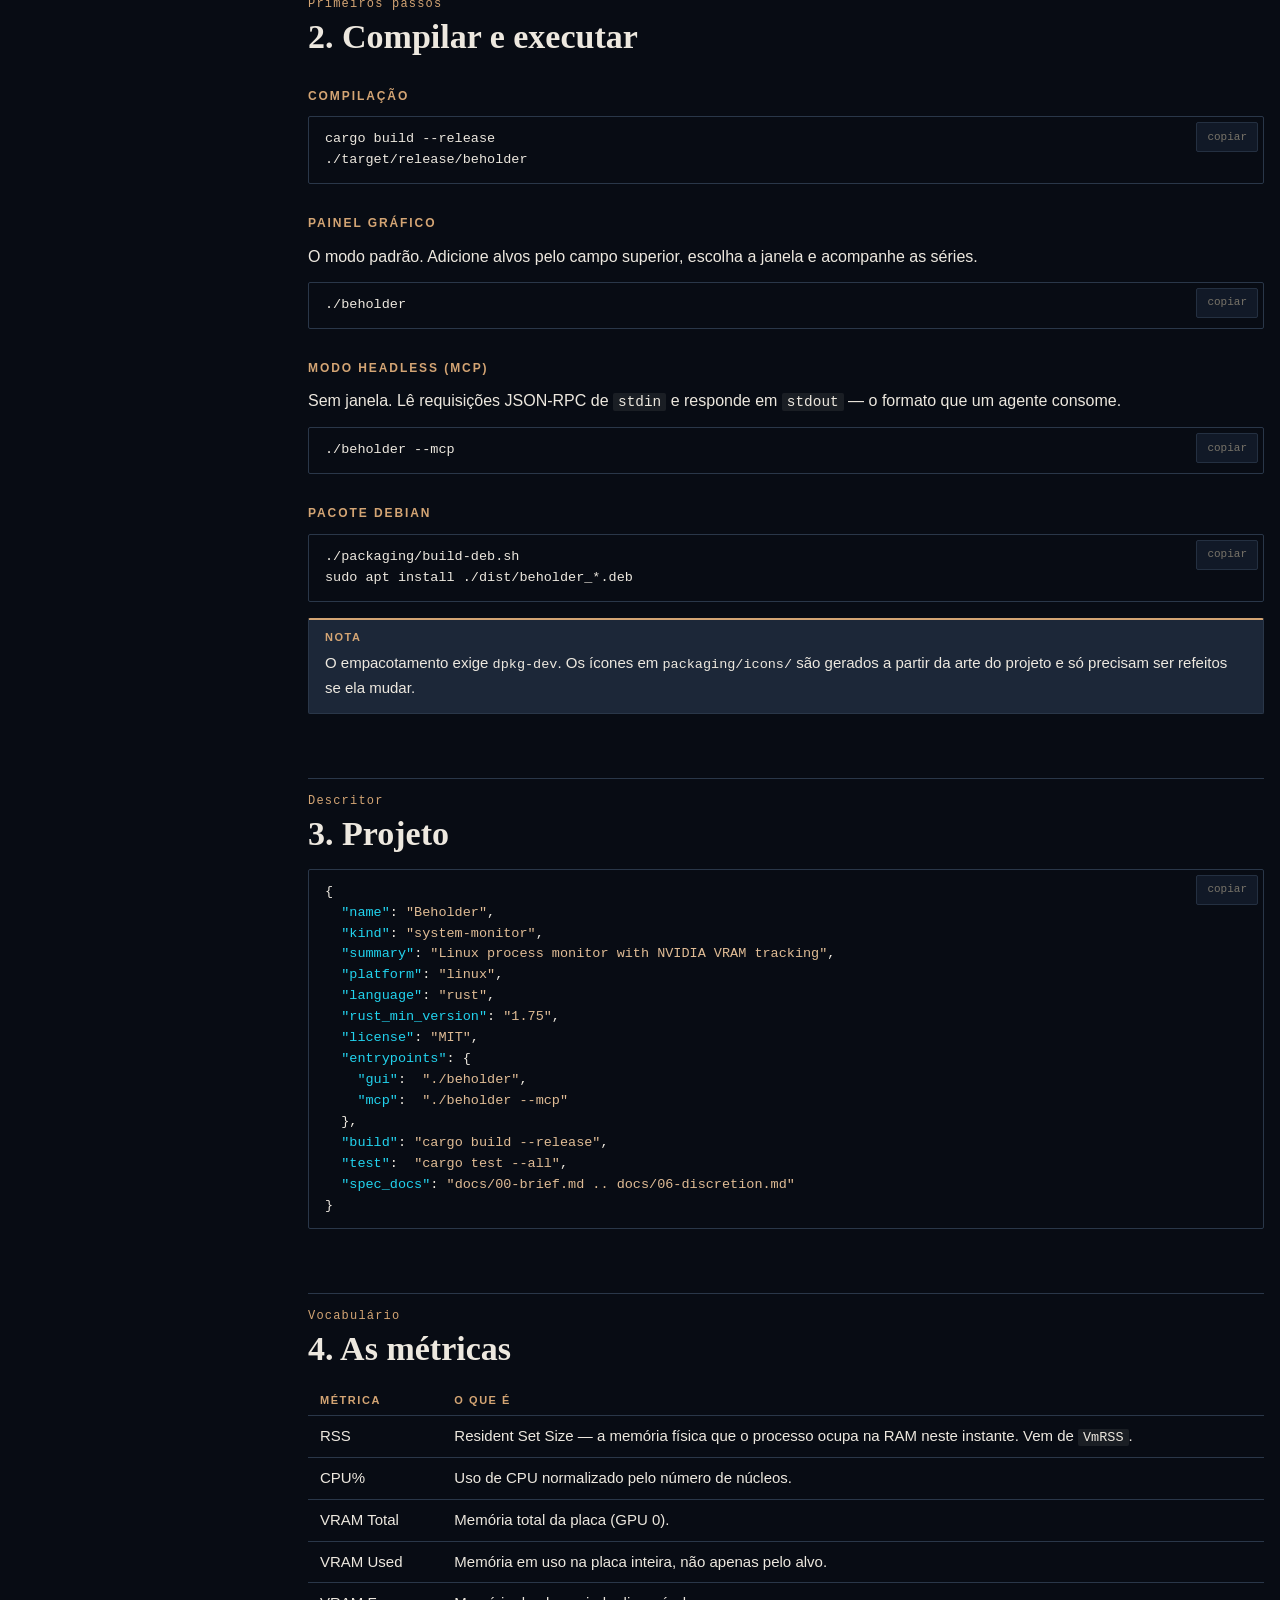
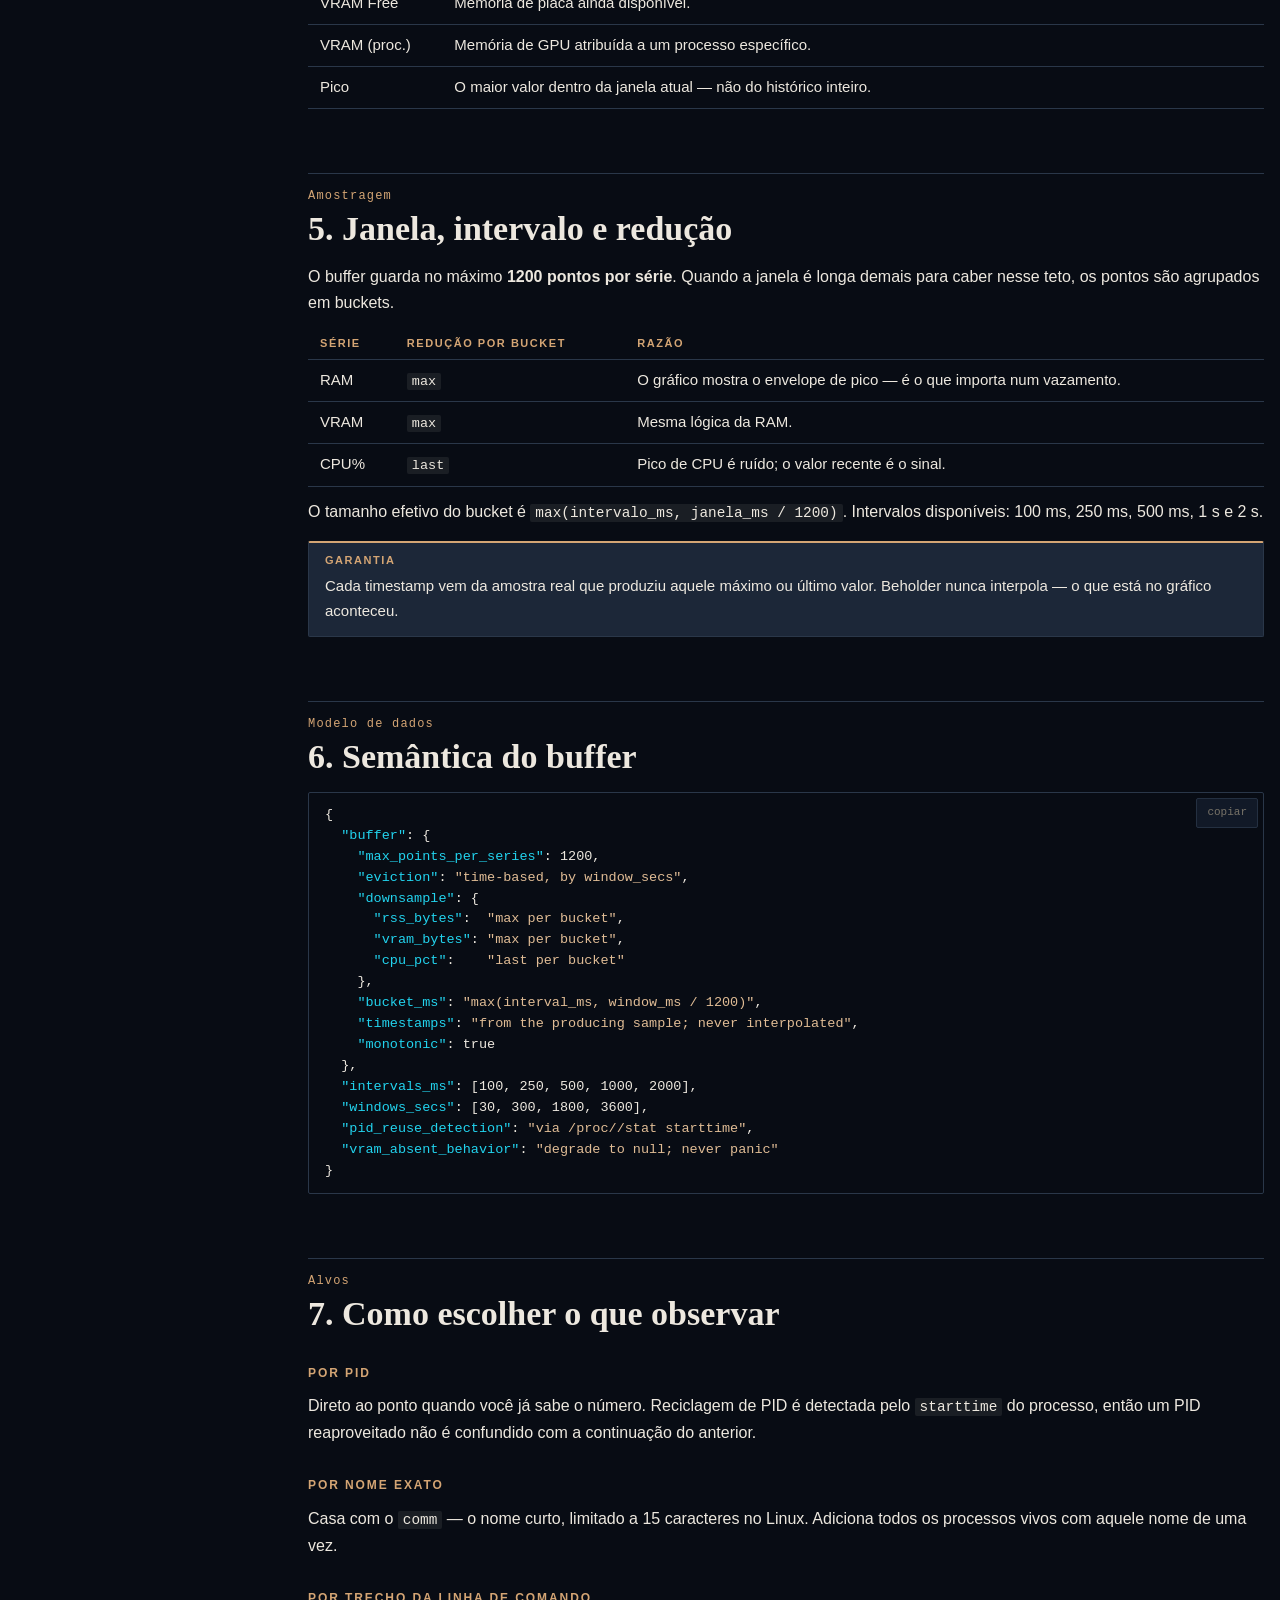
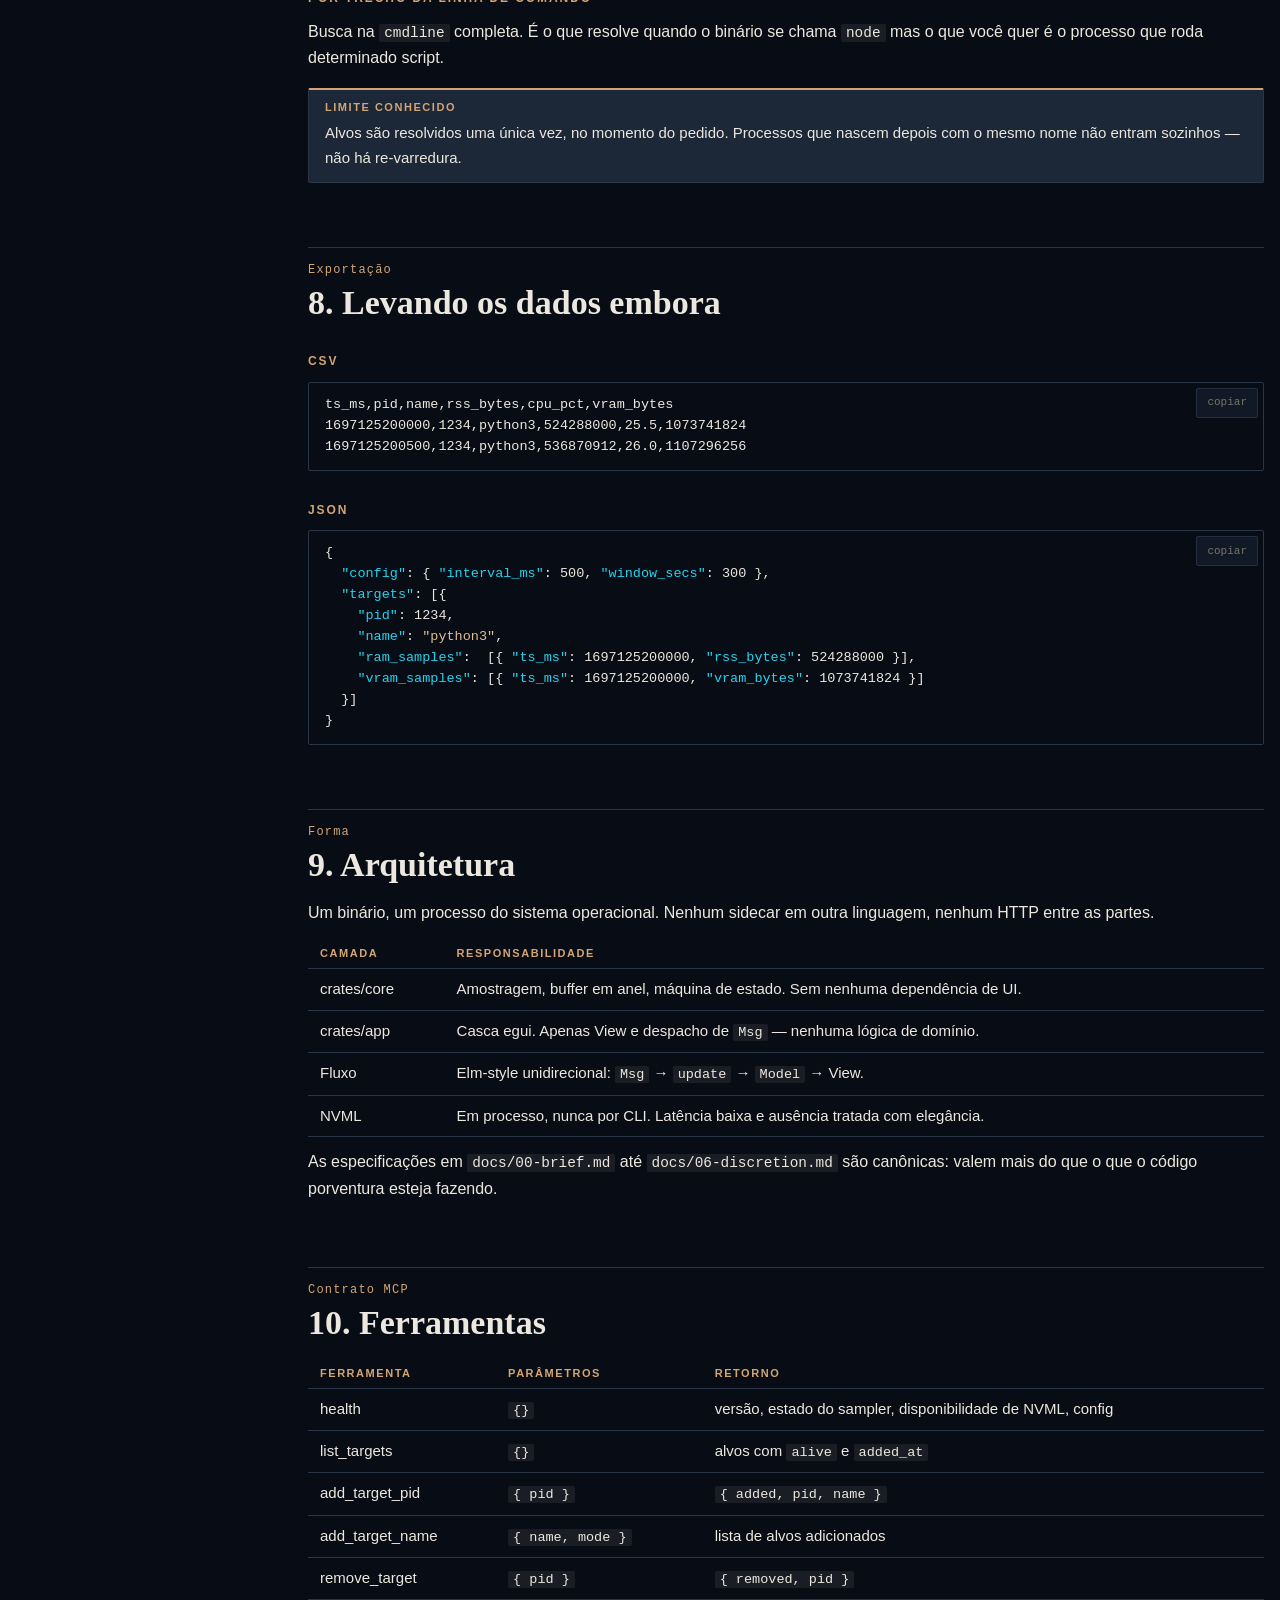
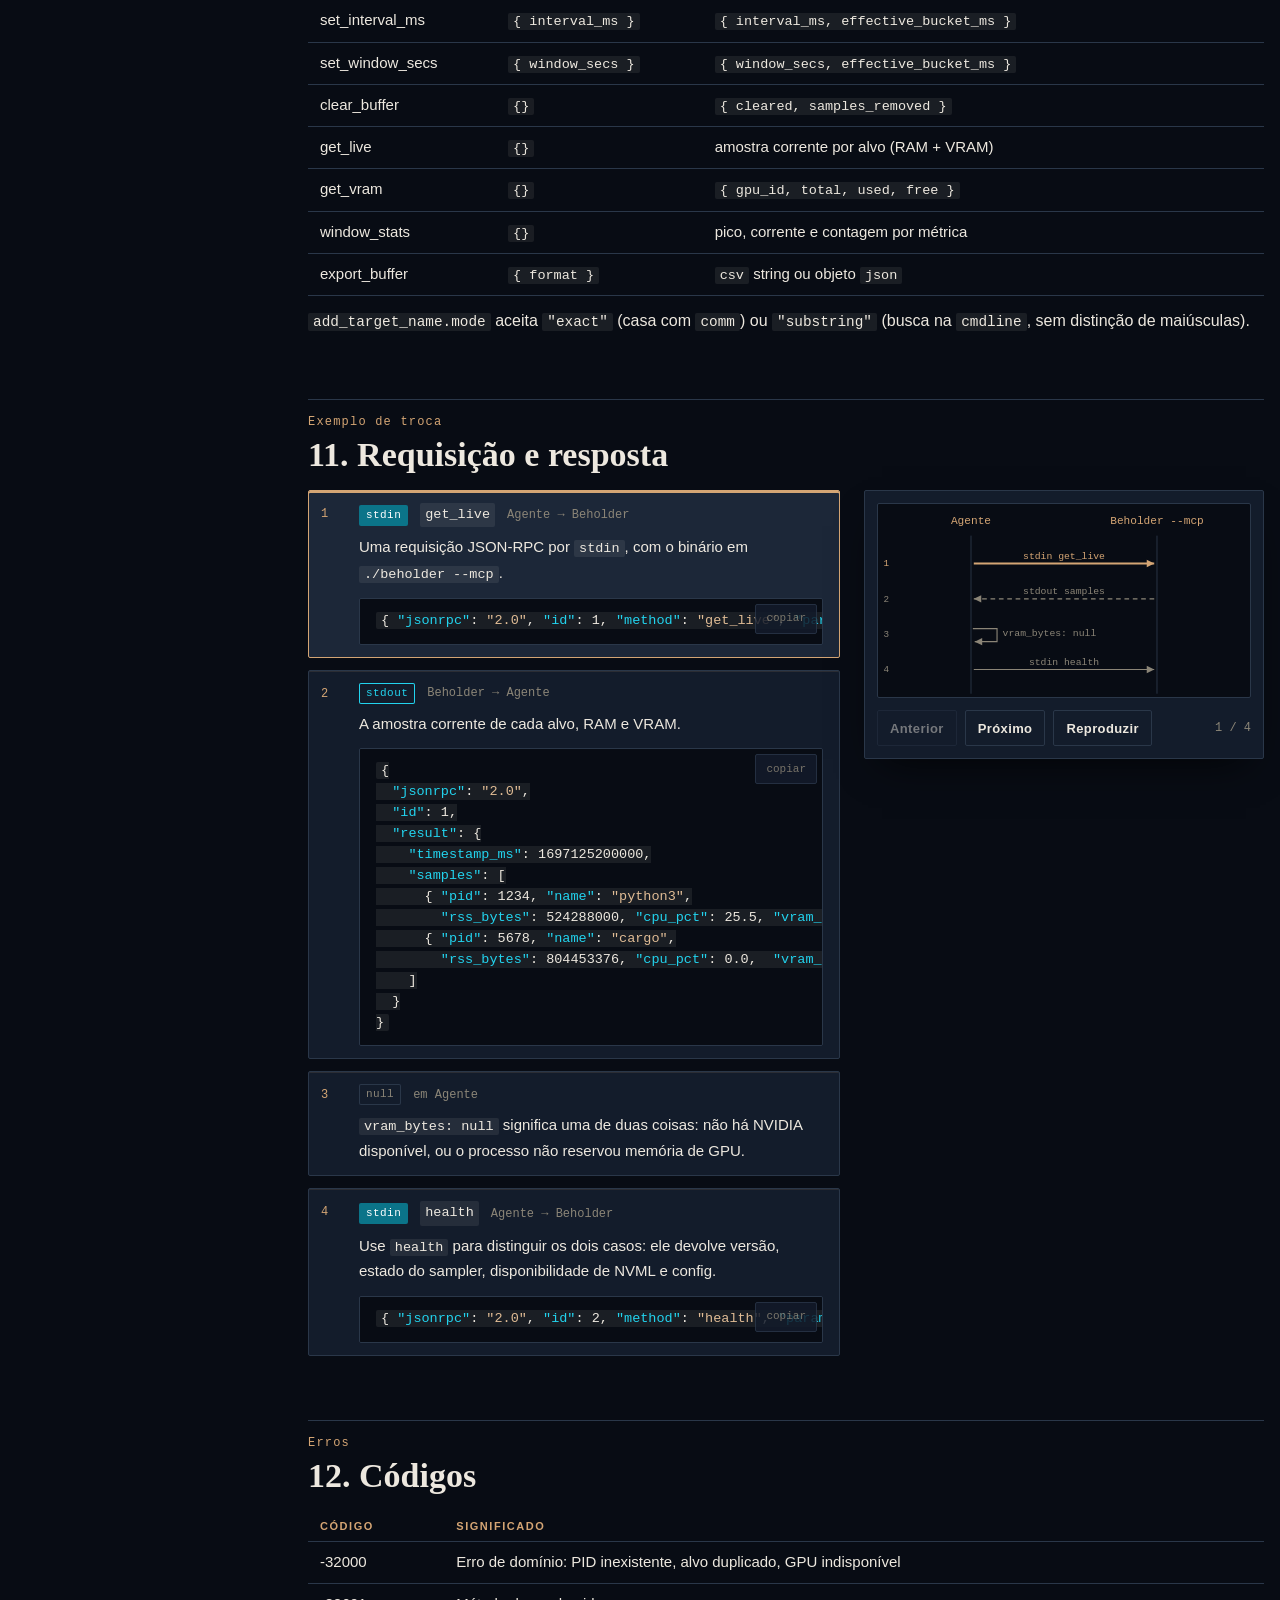
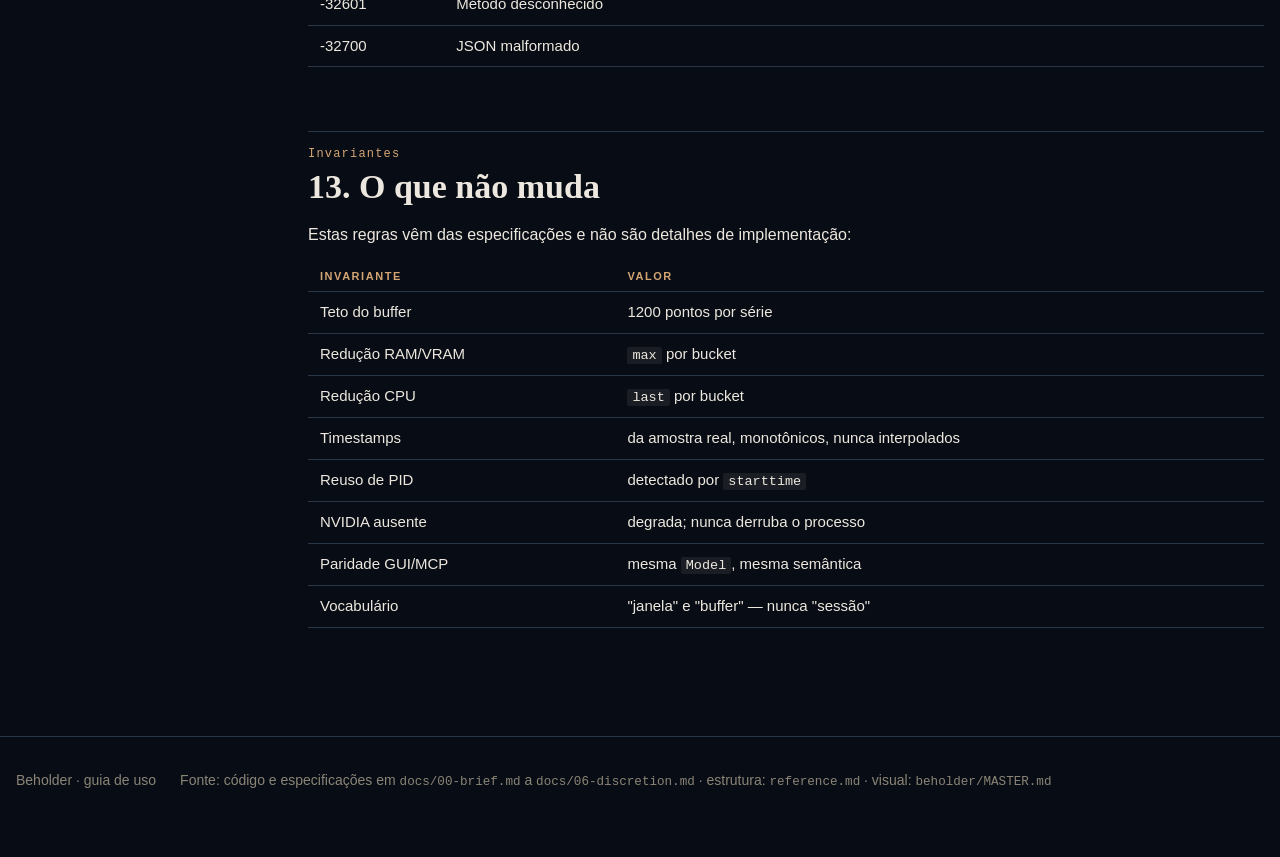
<file: beholder/index.html>
<!doctype html>
<html lang="pt-BR" data-mode="ia">
<head>
<!--
  BEHOLDER2 · guia de uso (HTML estático, sem servidor).
  LEITORES AUTOMÁTICOS (IA): o conteúdo canônico está em <main id="main"> (texto simples: tabelas, listas e blocos <pre>).
  O bloco <style> logo abaixo e o <script> final são só apresentação: pule para <main>.
  Estrutura copiada do Janus conforme ../reference.md; paleta do Beholder (../beholder/MASTER.md).
-->
<meta charset="utf-8">
<meta name="viewport" content="width=device-width,initial-scale=1">
<title>Beholder · Guia de uso</title>
<meta name="description" content="Beholder, monitor de processos para Linux com VRAM da NVIDIA: capacidades, compilação, métricas, janelas, alvos, exportação, arquitetura e o contrato MCP.">
<script>(function(){var m=null;try{m=localStorage.getItem('beholder2-guia-mode')}catch(e){}document.documentElement.setAttribute('data-mode',m==='ia'?'ia':'dev')})()</script>
<style>/* Beholder2 · guia de uso. Estrutura do Janus (reference.md); paleta do Beholder. */
:root{
  /* Modo IA (padrão e fallback sem JS): papel frio e tinta azul-marinho, derivados do Beholder */
  --bg:#ECEFF4; --surface:#FFFFFF; --surface2:#FFFFFF; --line:#C3CBD6;
  --fg:#0D1420; --muted:#46505F; --accent:#0B6F85; --key:#7A5A10; --str:#0B6F85;
  --ok:#0B6F85; --err:#A6480F; --btn-bg:#0D1420; --btn-fg:#ECEFF4; --btn-line:#0D1420; --btn-hover:#1C2738;
  --method-bg:#0D1420; --method-fg:#ECEFF4; --hero-fade:rgba(236,239,244,0);
  --f-head:-apple-system,BlinkMacSystemFont,"Segoe UI",Roboto,Helvetica,Arial,sans-serif;
  --f-body:-apple-system,BlinkMacSystemFont,"Segoe UI",Roboto,Helvetica,Arial,sans-serif;
  --f-mono:"SF Mono",Monaco,"Cascadia Code","Courier New",monospace;
  --h1:26px; --h2:20px; --body:15px; --code:13px; --lh:1.6; --r:2px; --shadow:none;
  --s1:4px;--s2:8px;--s3:12px;--s4:16px;--s5:24px;--s6:32px;--s7:48px;--s8:64px;--s9:96px;
  --ease-out:cubic-bezier(.2,.8,.2,1); --t-hover:0ms; --t-step:0ms;
  --bar:60px; --door-bg:#131C2B; --door-line:#C9A227; color-scheme:light;
}
:root[data-mode="dev"]{
  /* Modo Dev: azul-preto, ouro frio e ciano, a paleta do Beholder */
  --bg:#080C14; --surface:#131C2B; --surface2:#1C2738; --line:#2A3749;
  --fg:#EDE8DF; --muted:#8B8577; --accent:#D4A574; --key:#22D3EE; --str:#E0BC95;
  --ok:#22D3EE; --err:#E8872E; --btn-bg:#0B7489; --btn-fg:#FFFFFF; --btn-line:#22D3EE; --btn-hover:#0E9BB5;
  --method-bg:#0B7489; --method-fg:#FFFFFF; --hero-fade:rgba(8,12,20,.94);
  --f-head:Georgia,"Iowan Old Style","Palatino Linotype",Palatino,"Times New Roman",serif;
  --h1:52px; --h2:34px; --body:16px; --code:13.5px; --lh:1.65; --r:2px;
  --shadow:0 18px 40px -18px rgba(0,0,0,.8);
  --t-hover:220ms; --t-step:360ms; color-scheme:dark;
}
*{box-sizing:border-box}
html{scroll-behavior:auto;scroll-padding-top:calc(var(--bar) + 16px)}
body{margin:0;background:var(--bg);color:var(--fg);font:400 var(--body)/var(--lh) var(--f-body);-webkit-text-size-adjust:100%}
a{color:inherit}
code,pre,kbd{font-family:var(--f-mono)}
p{margin:0 0 var(--s3)} p:last-child{margin-bottom:0}
code{font-size:.9em;overflow-wrap:anywhere}
pre code{overflow-wrap:normal}
p code,li code,td code,th code{padding:1px 5px;border-radius:2px;background:color-mix(in srgb,var(--fg) 8%,transparent);color:var(--fg)}
.skip{position:absolute;left:-9999px;top:8px;background:var(--btn-bg);color:var(--btn-fg);padding:8px 12px;z-index:100}
.skip:focus{left:8px}
:focus-visible{outline:2px solid var(--accent);outline-offset:3px}
.dev-only{display:none} :root[data-mode="dev"] .dev-only{display:block}
:root[data-mode="dev"] .ia-only{display:none}

/* barra */
.bar{position:sticky;top:0;z-index:10;display:flex;flex-wrap:wrap;align-items:center;gap:var(--s3) var(--s4);min-height:var(--bar);padding:var(--s2) var(--s4);background:var(--surface);border-bottom:1px solid var(--line)}
.brand{display:flex;align-items:center;gap:var(--s2);font:600 18px/1 var(--f-head);text-decoration:none;letter-spacing:.02em}
:root[data-mode="dev"] .brand{font-size:26px}
.brand svg{width:22px;height:22px;flex:0 0 auto;color:var(--accent)}
.brand small{font:500 11px/1 var(--f-mono);letter-spacing:.1em;text-transform:uppercase;color:var(--muted)}
.search{flex:1 1 220px;min-width:160px;max-width:380px;position:relative}
.search input{width:100%;font:400 14px/1 var(--f-body);padding:11px 36px 11px 12px;border-radius:var(--r);background:var(--bg);color:var(--fg);border:1px solid var(--line)}
.search input:hover{border-color:var(--muted)}
.search kbd{position:absolute;right:10px;top:50%;transform:translateY(-50%);font:500 11px/1 var(--f-mono);color:var(--muted);border:1px solid var(--line);border-radius:2px;padding:3px 6px}
.spacer{flex:1 1 0}
.seg{display:inline-flex;border:1px solid var(--line);border-radius:var(--r);overflow:hidden}
.seg button{font:500 12px/1 var(--f-mono);padding:11px 14px;min-height:44px;background:transparent;color:var(--muted);border:0;cursor:pointer;position:relative}
.seg button:hover{color:var(--fg)}
.seg button:active{transform:translateY(1px)}
.seg button[aria-pressed="true"]{color:var(--accent);box-shadow:inset 0 0 0 1px var(--accent)}
.btn{font:600 14px/1 var(--f-body);letter-spacing:.03em;min-height:44px;padding:12px 16px;border-radius:var(--r);border:1px solid var(--btn-line);background:var(--btn-bg);color:var(--btn-fg);cursor:pointer;transition:background-color var(--t-hover) var(--ease-out)}
.btn:hover{background:var(--btn-hover)} .btn:active{transform:translateY(1px)}
.btn:disabled{opacity:.45;cursor:not-allowed}
.btn.ghost{background:transparent;color:var(--fg);border-color:var(--line)}
.btn.ghost:hover{border-color:var(--accent);background:transparent}
.btn.sm{min-height:36px;padding:8px 12px;font-size:13px}

/* layout */
.layout{display:grid;grid-template-columns:260px minmax(0,1fr);gap:var(--s6);max-width:1440px;margin:0 auto;padding:var(--s5) var(--s4) var(--s9)}
.toc{position:sticky;top:calc(var(--bar) + 16px);align-self:start;max-height:calc(100vh - var(--bar) - 32px);overflow:auto;font-size:14px}
.toc details>summary{list-style:none;cursor:pointer;font:600 11px/1 var(--f-body);letter-spacing:.16em;text-transform:uppercase;color:var(--accent);padding:6px 0}
.toc details>summary::-webkit-details-marker{display:none}
.toc ol{list-style:none;margin:var(--s2) 0 0;padding:0;display:grid;gap:2px}
.toc a{display:block;padding:7px 10px;text-decoration:none;color:var(--muted);border-radius:var(--r);position:relative}
.toc a:hover{color:var(--fg)}
.toc a[aria-current="true"]{color:var(--accent);box-shadow:inset 0 0 0 1px var(--line)}
.toc li.dim a{opacity:.35}
main{min-width:0;max-width:960px}
section.doc{margin-top:var(--s8);scroll-margin-top:calc(var(--bar) + 16px)}
section.doc:first-of-type{margin-top:var(--s6)}
section.doc.dim{opacity:.35}
h1,h2,h3,h4{margin:0;text-wrap:balance;font-family:var(--f-head)}
h1{font-size:var(--h1);line-height:1.05;font-weight:600}
h2{font-size:var(--h2);line-height:1.12;font-weight:600;margin-bottom:var(--s4);padding-top:var(--s4);border-top:1px solid var(--line);position:relative}
h2 .num{font:500 12px/1 var(--f-mono);color:var(--accent);letter-spacing:.1em;display:block;margin-bottom:var(--s2)}
h3{font:600 12px/1.3 var(--f-body);letter-spacing:.16em;text-transform:uppercase;color:var(--accent);margin:var(--s6) 0 var(--s3)}
h4{font:600 15px/1.3 var(--f-body);margin:var(--s5) 0 var(--s2)}
.lead{color:var(--muted);max-width:65ch;font-size:calc(var(--body) + 1px)}
ul,ol.plain{margin:0 0 var(--s3);padding-left:1.2em} li{margin-bottom:var(--s2)}
a.lnk{text-decoration:none;position:relative;font-weight:500;padding-block:2px;background:linear-gradient(var(--accent),var(--accent)) left bottom/0 1px no-repeat;transition:background-size var(--t-hover) var(--ease-out)}
:root:not([data-mode="dev"]) a.lnk{text-decoration:underline;text-underline-offset:3px;text-decoration-color:var(--accent);background:none}
a.lnk:hover,a.lnk:focus-visible{background-size:100% 1px}

/* hero (Dev) */
.hero{position:relative;margin:0;overflow:hidden;min-height:340px;border-bottom:1px solid var(--line);isolation:isolate}
.hero{background:var(--bg)}
.hero img{position:absolute;inset:0;width:100%;height:100%;object-fit:cover;object-position:50% 40%;z-index:-2}
.hero::after{content:"";position:absolute;inset:0;z-index:-1;background:linear-gradient(180deg,rgba(8,12,20,.15) 0%,rgba(8,12,20,.55) 55%,var(--hero-fade) 100%)}
.hero-in{max-width:1440px;margin:0 auto;padding:var(--s8) var(--s4) var(--s6) calc(var(--s4) + 260px + var(--s6));min-height:380px;display:flex;flex-direction:column;justify-content:flex-end;gap:var(--s3)}
.hero-in>*{max-width:760px}
.hero .eyebrow{font:600 12px/1 var(--f-body);letter-spacing:.2em;text-transform:uppercase;color:var(--accent)}
.hero p{max-width:60ch;color:var(--fg)}
.hero{min-height:380px}
/* título simples (IA) */
.introgrid{display:grid;grid-template-columns:minmax(0,1fr) 168px;gap:var(--s5);align-items:start}
.intro-text{min-width:0}
.retrato{margin:0;padding:6px;background:var(--surface);border:1px solid var(--line);border-top:2px solid var(--accent);border-radius:var(--r)}
.retrato img{display:block;width:100%;height:auto;border-radius:1px}
.retrato figcaption{font:500 10.5px/1.3 var(--f-mono);letter-spacing:.08em;text-transform:uppercase;color:var(--muted);padding:6px 2px 2px}
.titlebar{margin-bottom:var(--s4)}
.titlebar .eyebrow{font:600 12px/1 var(--f-body);letter-spacing:.2em;text-transform:uppercase;color:var(--accent);display:block;margin-bottom:var(--s2)}
.titlebar p{margin-top:var(--s3);color:var(--muted);max-width:65ch}
:root[data-mode="dev"] .titlebar,:root[data-mode="dev"] .retrato{display:none}
:root[data-mode="dev"] .introgrid{display:block}

.warn{margin:var(--s4) 0;padding:var(--s3) var(--s4);border-radius:var(--r);background:var(--surface2);border:1px solid var(--line);border-top:2px solid var(--accent);font-size:calc(var(--body) - 1px)}
.warn>b{display:block;font:600 11px/1 var(--f-body);letter-spacing:.14em;text-transform:uppercase;color:var(--accent);margin-bottom:var(--s2)}

/* código */
.codewrap{position:relative;margin:var(--s3) 0}
pre{margin:0;padding:var(--s3) 76px var(--s3) var(--s4);background:var(--surface);border:1px solid var(--line);border-radius:var(--r);overflow-x:auto;font-size:var(--code);line-height:1.55;tab-size:2;color:var(--fg)}
:root[data-mode="dev"] pre{background:var(--bg)}
pre code{font-size:inherit}
pre .k{color:var(--key)} pre .s{color:var(--str)} pre .e{color:var(--err)} pre .c{color:var(--muted)}
.copy{position:absolute;top:6px;right:6px;font:500 11px/1 var(--f-mono);min-height:30px;padding:6px 10px;border-radius:2px;border:1px solid var(--line);background:var(--surface);color:var(--muted);cursor:pointer;opacity:.85}
.copy:hover{color:var(--accent);border-color:var(--accent);opacity:1}
.copy:focus-visible{opacity:1}

/* tabelas */
.tablewrap{overflow-x:auto;margin:var(--s3) 0}
table{border-collapse:collapse;width:100%;min-width:520px;font-size:calc(var(--body) - 1px);font-variant-numeric:tabular-nums}
th{font:600 11px/1.3 var(--f-body);letter-spacing:.14em;text-transform:uppercase;text-align:left;padding:var(--s2) var(--s3);color:var(--accent);border-bottom:1px solid var(--line);white-space:nowrap}
td{padding:var(--s2) var(--s3);border-bottom:1px solid var(--line);vertical-align:top}
tr.hide{display:none}
.m{display:inline-block;font:500 11px/1 var(--f-mono);letter-spacing:.04em;padding:5px 7px;border-radius:2px;background:var(--method-bg);color:var(--method-fg);white-space:nowrap}
.m.ok{background:transparent;color:var(--ok);box-shadow:inset 0 0 0 1px var(--ok)} .m.err{background:transparent;color:var(--err);box-shadow:inset 0 0 0 1px var(--err)}
.m.loc{background:transparent;color:var(--muted);box-shadow:inset 0 0 0 1px var(--line)}

/* fluxos */
.flowbox{display:grid;gap:var(--s5);margin:var(--s4) 0}
ol.flow{list-style:none;margin:0;padding:0;counter-reset:st;display:grid;gap:var(--s3);min-width:0}
li.step{counter-increment:st;position:relative;margin:0;padding:var(--s3) var(--s4) var(--s3) calc(var(--s4) + 34px);background:var(--surface);border:1px solid var(--line);border-radius:var(--r);min-width:0}
li.step::before{content:counter(st);position:absolute;left:var(--s3);top:var(--s3);width:22px;font:500 12px/1.9 var(--f-mono);color:var(--accent)}
li.step[data-branch]{border-style:dashed}
.st-head{display:flex;flex-wrap:wrap;align-items:center;gap:var(--s2) var(--s3);margin-bottom:var(--s2)}
.st-head code.path{font-size:13.5px;word-break:break-all}
.actors{font:400 12px/1 var(--f-mono);color:var(--muted)}
.branch{font:600 10px/1 var(--f-body);letter-spacing:.14em;text-transform:uppercase;color:var(--err);border:1px solid var(--err);border-radius:2px;padding:3px 6px}
li.step p{font-size:calc(var(--body) - 1px);color:var(--fg)}
li.step .codewrap{margin-bottom:0}
.player{display:none}
:root[data-mode="dev"] .player{display:block}
:root[data-mode="dev"] .flowbox{grid-template-columns:minmax(0,1fr) 400px;align-items:start}
:root[data-mode="dev"] li.step{cursor:pointer;background:var(--surface);box-shadow:inset 0 1px 0 rgba(212,165,116,.12)}
:root[data-mode="dev"] li.step.is-active{background:var(--surface2);border-color:var(--accent);box-shadow:inset 0 2px 0 var(--accent)}
.player{position:sticky;top:calc(var(--bar) + 16px);background:var(--surface);border:1px solid var(--line);border-radius:var(--r);padding:var(--s3);box-shadow:var(--shadow)}
.player svg{width:100%;height:auto;display:block;background:var(--bg);border:1px solid var(--line);border-radius:2px}
.player .ctl{display:flex;flex-wrap:wrap;gap:var(--s2);margin-top:var(--s3);align-items:center}
.player .ctl .count{font:500 12px/1 var(--f-mono);color:var(--muted);margin-left:auto}
.sr{position:absolute;width:1px;height:1px;overflow:hidden;clip:rect(0 0 0 0);white-space:nowrap}
.svg-lane{stroke:var(--line)} .svg-name{fill:var(--accent);font:500 12px var(--f-mono)}
.svg-arrow{stroke:var(--muted);fill:none;stroke-width:1.2} .svg-arrow.res{stroke-dasharray:5 4}
.svg-head{fill:var(--muted)}
.svg-txt{fill:var(--muted);font:400 10.5px var(--f-mono)}
.svg-n{fill:var(--muted);font:500 10px var(--f-mono)}
g.act .svg-arrow{stroke:var(--accent);stroke-width:2.2} g.act .svg-head{fill:var(--accent)} g.act .svg-txt,g.act .svg-n{fill:var(--accent)}
.diagram-ia{display:none}

/* arquitetura */
.arch{display:none;margin:var(--s4) 0}
:root[data-mode="dev"] .arch{display:block}
.arch svg{width:100%;height:auto;display:block;background:var(--bg);border:1px solid var(--line);border-radius:var(--r)}
.arch .box{fill:var(--surface2);stroke:var(--line)} .arch .t1{fill:var(--accent);font:500 13px var(--f-mono)} .arch .t2{fill:var(--muted);font:400 11px var(--f-mono)}
.arch .ln{stroke:var(--accent);fill:none;stroke-width:1.4} .arch .hd{fill:var(--accent)}
.ascii{display:block}
:root[data-mode="dev"] .ascii{display:none}

/* checklist */
.checks{list-style:none;padding:0;margin:var(--s3) 0}
.checks li{display:flex;gap:var(--s3);align-items:flex-start;padding:var(--s3);border:1px solid var(--line);border-radius:var(--r);background:var(--surface);margin-bottom:var(--s2)}
.checks input{width:20px;height:20px;margin:2px 0 0;flex:0 0 auto;accent-color:var(--accent);cursor:pointer}
.checks label{cursor:pointer;min-width:0}
.checks li.done label{color:var(--muted);text-decoration:line-through;text-decoration-color:var(--accent)}
.progress{font:500 12px/1 var(--f-mono);color:var(--muted);margin:var(--s2) 0}
.tools{display:flex;flex-wrap:wrap;gap:var(--s3);align-items:center;margin:var(--s3) 0}
.tools input[type=search]{flex:1 1 220px;max-width:340px;font:400 14px/1 var(--f-body);padding:11px 12px;border-radius:var(--r);background:var(--bg);color:var(--fg);border:1px solid var(--line)}
.tools label.chip{display:inline-flex;gap:var(--s2);align-items:center;font:500 12px/1 var(--f-mono);color:var(--muted);cursor:pointer;min-height:44px}
footer{max-width:1360px;margin:0 auto;padding:var(--s6) var(--s4) var(--s8);border-top:1px solid var(--line);color:var(--muted);font-size:14px;display:flex;flex-wrap:wrap;gap:var(--s3) var(--s5)}

/* porta (troca de modo) */
.door{position:fixed;top:0;bottom:0;width:50%;z-index:50;background:var(--door-bg);border:1px solid var(--door-line);pointer-events:none;display:none}
.door.l{left:0} .door.r{right:0}
dialog{max-width:min(720px,92vw);width:100%;background:var(--surface);color:var(--fg);border:1px solid var(--accent);border-radius:var(--r);padding:var(--s4)}
dialog::backdrop{background:rgba(0,0,0,.6)}
dialog textarea{width:100%;height:46vh;font:400 12px/1.5 var(--f-mono);background:var(--bg);color:var(--fg);border:1px solid var(--line);padding:var(--s3)}
.toast{position:fixed;left:50%;bottom:24px;transform:translateX(-50%);background:var(--surface2);color:var(--fg);border:1px solid var(--accent);padding:10px 16px;border-radius:2px;font:500 13px var(--f-mono);z-index:60}

@media (max-width:980px){
  .layout{grid-template-columns:minmax(0,1fr)}
  .toc{position:static;max-height:none;border:1px solid var(--line);border-radius:var(--r);padding:var(--s2) var(--s3);background:var(--surface)}
  .hero-in{padding-left:var(--s4)}
  .introgrid{grid-template-columns:minmax(0,1fr) 120px;gap:var(--s4)}
  :root[data-mode="dev"] .flowbox{grid-template-columns:minmax(0,1fr)}
  .player{position:static;order:-1}
}
@media (max-width:640px){
  .introgrid{grid-template-columns:minmax(0,1fr)}
  .retrato{order:-1;width:132px}
  :root[data-mode="dev"]{--h1:38px;--h2:28px}
  .bar{padding-inline:var(--s4)} .search{order:5;flex-basis:100%;max-width:none}
  li.step{padding-left:calc(var(--s3) + 30px)}
  .btn.hide-sm{display:none}
}

/* ---- acabamento do Modo IA (sem movimento) ---- */
:root:not([data-mode="dev"]) h2{border-top:1px solid var(--line)}
:root:not([data-mode="dev"]) h2::before{content:"";position:absolute;left:0;top:-2px;width:44px;height:3px;background:var(--accent)}
:root:not([data-mode="dev"]) .titlebar h1{font-size:30px;letter-spacing:-.01em}
:root:not([data-mode="dev"]) .titlebar p{font-size:16px}
:root:not([data-mode="dev"]) li.step{border-radius:3px}
:root:not([data-mode="dev"]) li.step::before{left:var(--s3);top:var(--s3);width:22px;height:22px;line-height:20px;text-align:center;border:1px solid var(--line);border-radius:2px;background:var(--bg);color:var(--fg);font-weight:600}
:root:not([data-mode="dev"]) .st-head{padding-bottom:var(--s2);border-bottom:1px solid var(--line);margin-bottom:var(--s3)}
:root:not([data-mode="dev"]) pre[data-kind]::before{content:attr(data-kind);display:block;font:600 10px/1 var(--f-body);letter-spacing:.16em;text-transform:uppercase;color:var(--accent);margin-bottom:var(--s2)}
:root:not([data-mode="dev"]) thead th{background:color-mix(in srgb,var(--fg) 5%,transparent)}
:root:not([data-mode="dev"]) tbody tr:hover td{background:color-mix(in srgb,var(--fg) 3%,transparent)}
:root:not([data-mode="dev"]) .toc a[aria-current="true"]{background:var(--surface);box-shadow:inset 0 0 0 1px var(--line),inset 0 -2px 0 var(--accent)}
:root:not([data-mode="dev"]) .warn{background:var(--surface)}
.arch-ia{display:flex;align-items:stretch;gap:0;margin:var(--s4) 0}
:root[data-mode="dev"] .arch-ia{display:none}
.arch-ia .node{flex:1 1 0;min-width:0;padding:var(--s3) var(--s4);background:var(--surface);border:1px solid var(--line);border-top:2px solid var(--accent);border-radius:var(--r);display:flex;flex-direction:column;gap:2px;justify-content:center}
.arch-ia .node b{font:600 14px/1.3 var(--f-body)}
.arch-ia .node small{font:400 12px/1.4 var(--f-mono);color:var(--muted)}
.arch-ia .edge{flex:0 0 74px;display:flex;flex-direction:column;align-items:center;justify-content:center;gap:4px}
.arch-ia .edge span{font:500 11px/1 var(--f-mono);color:var(--muted);letter-spacing:.06em}
.arch-ia .edge i{display:block;position:relative;width:100%;height:1px;background:var(--fg)}
.arch-ia .edge i::after{content:"";position:absolute;right:-1px;top:-4px;border:4px solid transparent;border-left:7px solid var(--fg);border-right:0}
@media (max-width:640px){
  .arch-ia{flex-direction:column}
  .arch-ia .edge{flex:0 0 46px;flex-direction:row;gap:var(--s2)}
  .arch-ia .edge i{width:1px;height:26px}
  .arch-ia .edge i::after{right:auto;left:-4px;top:auto;bottom:-1px;border:4px solid transparent;border-top:7px solid var(--fg);border-bottom:0}
}
@media (prefers-reduced-motion: reduce){*,*::before,*::after{transition:none !important;animation:none !important;scroll-behavior:auto !important}}


/* Beholder2: hero grande, a arte como fundo */
.hero{width:100%;aspect-ratio:16/9;max-height:70vh;min-height:380px}
.hero::after{background:linear-gradient(180deg,rgba(8,12,20,0) 0%,rgba(8,12,20,.25) 45%,rgba(8,12,20,.82) 78%,var(--hero-fade) 100%)}
.hero-in{position:absolute;left:0;right:0;bottom:0;min-height:0;padding-top:var(--s6);padding-bottom:var(--s5)}
.hero-in>*{max-width:760px}
.hero h1{text-shadow:0 2px 40px rgba(8,12,20,.9)}
.hero p{text-shadow:0 1px 20px rgba(8,12,20,.9)}

/* Beholder2: capacidades, metadados do hero */
.caps{display:grid;grid-template-columns:repeat(2,minmax(0,1fr));gap:var(--s3);margin:var(--s3) 0}
.cap{padding:var(--s3) var(--s4);background:var(--surface);border:1px solid var(--line);border-radius:var(--r);min-width:0}
.cap h4{margin:0 0 var(--s1);font:600 15px/1.3 var(--f-head)}
.cap p{margin:0;font-size:calc(var(--body) - 1px);color:var(--muted)}
:root[data-mode="dev"] .cap{box-shadow:inset 0 1px 0 rgba(212,165,116,.12);transition:border-color var(--t-hover) var(--ease-out)}
:root[data-mode="dev"] .cap:hover{border-color:var(--accent)}
:root:not([data-mode="dev"]) .caps{grid-template-columns:minmax(0,1fr);gap:0}
:root:not([data-mode="dev"]) .cap{border:0;border-bottom:1px solid var(--line);border-radius:0;background:none;padding:var(--s2) 0}
:root:not([data-mode="dev"]) .cap h4{display:inline;font:600 13px/1.5 var(--f-mono);color:var(--accent);margin-right:var(--s2)}
:root:not([data-mode="dev"]) .cap p{display:inline}
@media (max-width:640px){.caps{grid-template-columns:minmax(0,1fr)}}
dl.meta{display:flex;flex-wrap:wrap;gap:var(--s3) var(--s6);margin:var(--s3) 0 0;padding:0}
dl.meta dt{font:600 11px/1 var(--f-body);letter-spacing:.16em;text-transform:uppercase;color:var(--muted);margin-bottom:var(--s1)}
dl.meta dd{margin:0;font:500 15px/1.3 var(--f-head);color:var(--accent)}
.hero dl.meta{padding-top:var(--s3);border-top:1px solid var(--line)}
.backlink{display:inline-flex;align-items:center;gap:var(--s1);min-height:44px;padding-right:var(--s4);margin-right:var(--s1);border-right:1px solid var(--line);font:500 11px/1 var(--f-mono);letter-spacing:.1em;text-transform:uppercase;color:var(--muted);text-decoration:none}.backlink:hover{color:var(--fg)}@media (max-width:640px){.backlink__t{position:absolute;width:1px;height:1px;overflow:hidden;clip:rect(0 0 0 0);white-space:nowrap}.backlink{padding-right:var(--s2);margin-right:0}}
.meta dd a{color:inherit;text-decoration:none;border-bottom:1px solid var(--line);transition:border-color var(--t-hover) var(--ease-out)}.meta dd a:hover{border-bottom-color:currentColor}
</style>
</head>
<body>
<a class="skip" href="#main">Pular para o conteúdo</a>
<header class="bar">
  <a class="backlink" href="../index.html#pranchas" aria-label="Voltar para La Bottega"><span aria-hidden="true">&larr;</span><span class="backlink__t">La Bottega</span></a>
  <a class="brand" href="#topo" aria-label="Beholder, início"><svg viewBox="0 0 24 24" fill="none" stroke="currentColor" stroke-width="1.6" stroke-linecap="round" stroke-linejoin="round" aria-hidden="true"><path d="M2 12s3.6-6.5 10-6.5S22 12 22 12s-3.6 6.5-10 6.5S2 12 2 12z"/><circle cx="12" cy="12" r="3"/></svg><span>Beholder</span><small>guia de uso</small></a>
  <div class="search"><input id="q" type="search" placeholder="Buscar no guia" aria-label="Buscar no guia" autocomplete="off"><kbd aria-hidden="true">/</kbd></div>
  <span id="qstat" class="sr" aria-live="polite"></span>
  <span class="spacer"></span>
  <div class="seg" role="group" aria-label="Modo de leitura"><button type="button" data-mode="dev" aria-pressed="true">Dev</button><button type="button" data-mode="ia" aria-pressed="false">IA</button></div>
  <button type="button" class="btn ghost hide-sm" data-act="copy-ai">Copiar contexto para IA</button>
</header>
<div class="door l" id="doorL" aria-hidden="true"></div><div class="door r" id="doorR" aria-hidden="true"></div>
<div class="hero dev-only"><img src="assets/beholder-hero.jpg" alt="O Beholder: um olho central flamejante cercado por tentáculos, cada um terminando em um olho ciano vigilante" width="1600" height="900"><div class="hero-in"><span class="eyebrow">Monitor de Processos &middot; Linux</span><h1>Beholder</h1><p>Muitos olhos sobre um só sistema. RSS, CPU e VRAM da NVIDIA observados em janela contínua — para quem caça vazamentos onde eles se escondem.</p><dl class="meta"><div><dt>Linguagem</dt><dd>Rust 1.75+</dd></div><div><dt>Interface</dt><dd>egui &middot; MCP stdio</dd></div><div><dt>Plataforma</dt><dd>Linux</dd></div><div><dt>Licença</dt><dd>MIT</dd></div><div><dt>Repositório</dt><dd><a href="https://github.com/newsand/Beholder" target="_blank" rel="noopener">newsand/Beholder</a></dd></div></dl></div></div>
<div class="layout" id="topo">
<nav class="toc" aria-label="Índice"><details open><summary>Índice</summary><ol><li><a href="#capacidades">1. O que ele observa</a></li><li><a href="#primeiros-passos">2. Compilar e executar</a></li><li><a href="#descritor">3. Projeto</a></li><li><a href="#vocabulario">4. As métricas</a></li><li><a href="#amostragem">5. Janela, intervalo e redução</a></li><li><a href="#modelo-de-dados">6. Semântica do buffer</a></li><li><a href="#alvos">7. Como escolher o que observar</a></li><li><a href="#exportacao">8. Levando os dados embora</a></li><li><a href="#arquitetura">9. Arquitetura</a></li><li><a href="#mcp">10. Ferramentas</a></li><li><a href="#troca">11. Requisição e resposta</a></li><li><a href="#erros">12. Códigos</a></li><li><a href="#invariantes">13. O que não muda</a></li></ol></details></nav>
<main id="main">
  <section class="doc" id="intro" style="margin-top:32px"><div class="introgrid"><div class="intro-text"><div class="titlebar"><span class="eyebrow">Monitor de Processos &middot; Linux</span><h1>Beholder</h1><p>Muitos olhos sobre um só sistema. RSS, CPU e VRAM da NVIDIA observados em janela contínua — para quem caça vazamentos onde eles se escondem.</p><dl class="meta"><div><dt>Linguagem</dt><dd>Rust 1.75+</dd></div><div><dt>Interface</dt><dd>egui &middot; MCP stdio</dd></div><div><dt>Plataforma</dt><dd>Linux</dd></div><div><dt>Licença</dt><dd>MIT</dd></div><div><dt>Repositório</dt><dd><a href="https://github.com/newsand/Beholder" target="_blank" rel="noopener">newsand/Beholder</a></dd></div></dl></div>
    <h2 style="border-top:0;padding-top:0" class="sr">Introdução</h2>
    <p>Beholder observa processos no Linux e guarda o que viu. Memória residente, uso de CPU e — quando há uma NVIDIA na máquina — a VRAM de cada processo, tudo numa janela de tempo que você escolhe. A mesma máquina de estado atende o painel gráfico e o modo MCP, de modo que um agente enxerga exatamente o que você enxerga.</p>
    <div class="warn"><b>Regra de ouro</b>Cada timestamp vem da amostra real que produziu aquele máximo ou último valor. O Beholder nunca interpola: o que está no gráfico aconteceu.</div>
    <p class="lead dev-only">Dois modos de leitura: <strong>Dev</strong> (imersivo, com a arte e o diagrama da troca MCP) e <strong>IA</strong> (ficha clara e densa, o mesmo texto sem enfeite). Use <strong>Copiar contexto para IA</strong> para levar o guia inteiro como Markdown.</p>
    </div><figure class="retrato"><img src="assets/beholder-hero.jpg" alt="O Beholder, olho central flamejante com tentáculos de olhos ciano" width="1600" height="900" loading="lazy"><figcaption>Beholder · muitos olhos</figcaption></figure></div>
  </section>
<section class="doc" id="capacidades"><h2><span class="num">Capacidades</span>1. O que ele observa</h2>
    <div class="caps">
      <article class="cap">
        <h4>Memória residente</h4>
        <p>RSS por processo, lido de <code>VmRSS</code>. O pico da janela fica sempre visível ao lado do valor corrente.</p>
      </article>
      <article class="cap">
        <h4>VRAM da NVIDIA</h4>
        <p>Memória da placa e por processo, via NVML em processo. Sem GPU, degrada para <em>N/A</em> sem derrubar nada.</p>
      </article>
      <article class="cap">
        <h4>Alvos flexíveis</h4>
        <p>Por PID, por nome exato (<code>comm</code>) ou por trecho da linha de comando completa.</p>
      </article>
      <article class="cap">
        <h4>Janela contínua</h4>
        <p>30 s, 5 min, 30 min ou 1 h. Acima de 1200 pontos, o buffer reduz por bucket sem inventar timestamps.</p>
      </article>
      <article class="cap">
        <h4>Modo MCP</h4>
        <p>JSON-RPC por stdin/stdout. Paridade integral com a GUI — mesma <code>Model</code>, mesma semântica.</p>
      </article>
      <article class="cap">
        <h4>Exportação</h4>
        <p>CSV achatado para planilha, JSON estruturado com séries separadas de RAM e VRAM.</p>
      </article>
    </div>
</section>
<section class="doc" id="primeiros-passos"><h2><span class="num">Primeiros passos</span>2. Compilar e executar</h2>
    <h3>Compilação</h3>
    <pre data-kind="shell"><code>cargo build --release
./target/release/beholder</code></pre>

    <h3>Painel gráfico</h3>
    <p>O modo padrão. Adicione alvos pelo campo superior, escolha a janela e acompanhe as séries.</p>
    <pre data-kind="shell"><code>./beholder</code></pre>

    <h3>Modo headless (MCP)</h3>
    <p>Sem janela. Lê requisições JSON-RPC de <code>stdin</code> e responde em <code>stdout</code> — o formato que um agente consome.</p>
    <pre data-kind="shell"><code>./beholder --mcp</code></pre>

    <h3>Pacote Debian</h3>
    <pre data-kind="shell"><code>./packaging/build-deb.sh
sudo apt install ./dist/beholder_*.deb</code></pre>

    <div class="warn"><b>Nota</b>O empacotamento exige <code>dpkg-dev</code>. Os ícones em <code>packaging/icons/</code> são gerados a partir da arte do projeto e só precisam ser refeitos se ela mudar.</div>
</section>
<section class="doc" id="descritor"><h2><span class="num">Descritor</span>3. Projeto</h2>    <pre data-kind="json"><code>{
  "name": "Beholder",
  "kind": "system-monitor",
  "summary": "Linux process monitor with NVIDIA VRAM tracking",
  "platform": "linux",
  "language": "rust",
  "rust_min_version": "1.75",
  "license": "MIT",
  "entrypoints": {
    "gui":  "./beholder",
    "mcp":  "./beholder --mcp"
  },
  "build": "cargo build --release",
  "test":  "cargo test --all",
  "spec_docs": "docs/00-brief.md .. docs/06-discretion.md"
}</code></pre>
</section>
<section class="doc" id="vocabulario"><h2><span class="num">Vocabulário</span>4. As métricas</h2>
    <div class="tablewrap">
      <table>
        <thead>
          <tr><th>Métrica</th><th>O que é</th></tr>
        </thead>
        <tbody>
          <tr><td>RSS</td><td>Resident Set Size — a memória física que o processo ocupa na RAM neste instante. Vem de <code>VmRSS</code>.</td></tr>
          <tr><td>CPU%</td><td>Uso de CPU normalizado pelo número de núcleos.</td></tr>
          <tr><td>VRAM Total</td><td>Memória total da placa (GPU 0).</td></tr>
          <tr><td>VRAM Used</td><td>Memória em uso na placa inteira, não apenas pelo alvo.</td></tr>
          <tr><td>VRAM Free</td><td>Memória de placa ainda disponível.</td></tr>
          <tr><td>VRAM (proc.)</td><td>Memória de GPU atribuída a um processo específico.</td></tr>
          <tr><td>Pico</td><td>O maior valor dentro da janela atual — não do histórico inteiro.</td></tr>
        </tbody>
      </table>
    </div>
</section>
<section class="doc" id="amostragem"><h2><span class="num">Amostragem</span>5. Janela, intervalo e redução</h2>
    <p>O buffer guarda no máximo <strong>1200 pontos por série</strong>. Quando a janela é longa demais para caber nesse teto, os pontos são agrupados em buckets.</p>

    <div class="tablewrap">
      <table>
        <thead>
          <tr><th>Série</th><th>Redução por bucket</th><th>Razão</th></tr>
        </thead>
        <tbody>
          <tr><td>RAM</td><td><code>max</code></td><td>O gráfico mostra o envelope de pico — é o que importa num vazamento.</td></tr>
          <tr><td>VRAM</td><td><code>max</code></td><td>Mesma lógica da RAM.</td></tr>
          <tr><td>CPU%</td><td><code>last</code></td><td>Pico de CPU é ruído; o valor recente é o sinal.</td></tr>
        </tbody>
      </table>
    </div>

    <p>O tamanho efetivo do bucket é <code>max(intervalo_ms, janela_ms / 1200)</code>. Intervalos disponíveis: 100 ms, 250 ms, 500 ms, 1 s e 2 s.</p>

    <div class="warn"><b>Garantia</b>Cada timestamp vem da amostra real que produziu aquele máximo ou último valor. Beholder nunca interpola — o que está no gráfico aconteceu.</div>
</section>
<section class="doc" id="modelo-de-dados"><h2><span class="num">Modelo de dados</span>6. Semântica do buffer</h2>    <pre data-kind="json"><code>{
  "buffer": {
    "max_points_per_series": 1200,
    "eviction": "time-based, by window_secs",
    "downsample": {
      "rss_bytes":  "max per bucket",
      "vram_bytes": "max per bucket",
      "cpu_pct":    "last per bucket"
    },
    "bucket_ms": "max(interval_ms, window_ms / 1200)",
    "timestamps": "from the producing sample; never interpolated",
    "monotonic": true
  },
  "intervals_ms": [100, 250, 500, 1000, 2000],
  "windows_secs": [30, 300, 1800, 3600],
  "pid_reuse_detection": "via /proc/<pid>/stat starttime",
  "vram_absent_behavior": "degrade to null; never panic"
}</code></pre>
</section>
<section class="doc" id="alvos"><h2><span class="num">Alvos</span>7. Como escolher o que observar</h2>
    <h3>Por PID</h3>
    <p>Direto ao ponto quando você já sabe o número. Reciclagem de PID é detectada pelo <code>starttime</code> do processo, então um PID reaproveitado não é confundido com a continuação do anterior.</p>

    <h3>Por nome exato</h3>
    <p>Casa com o <code>comm</code> — o nome curto, limitado a 15 caracteres no Linux. Adiciona todos os processos vivos com aquele nome de uma vez.</p>

    <h3>Por trecho da linha de comando</h3>
    <p>Busca na <code>cmdline</code> completa. É o que resolve quando o binário se chama <code>node</code> mas o que você quer é o processo que roda determinado script.</p>

    <div class="warn"><b>Limite conhecido</b>Alvos são resolvidos uma única vez, no momento do pedido. Processos que nascem depois com o mesmo nome não entram sozinhos — não há re-varredura.</div>
</section>
<section class="doc" id="exportacao"><h2><span class="num">Exportação</span>8. Levando os dados embora</h2>
    <h3>CSV</h3>
    <pre data-kind="formato"><code>ts_ms,pid,name,rss_bytes,cpu_pct,vram_bytes
1697125200000,1234,python3,524288000,25.5,1073741824
1697125200500,1234,python3,536870912,26.0,1107296256</code></pre>

    <h3>JSON</h3>
    <pre data-kind="formato"><code>{
  "config": { "interval_ms": 500, "window_secs": 300 },
  "targets": [{
    "pid": 1234,
    "name": "python3",
    "ram_samples":  [{ "ts_ms": 1697125200000, "rss_bytes": 524288000 }],
    "vram_samples": [{ "ts_ms": 1697125200000, "vram_bytes": 1073741824 }]
  }]
}</code></pre>
</section>
<section class="doc" id="arquitetura"><h2><span class="num">Forma</span>9. Arquitetura</h2>
    <p>Um binário, um processo do sistema operacional. Nenhum sidecar em outra linguagem, nenhum HTTP entre as partes.</p>

    <div class="tablewrap">
      <table>
        <thead>
          <tr><th>Camada</th><th>Responsabilidade</th></tr>
        </thead>
        <tbody>
          <tr><td>crates/core</td><td>Amostragem, buffer em anel, máquina de estado. Sem nenhuma dependência de UI.</td></tr>
          <tr><td>crates/app</td><td>Casca egui. Apenas View e despacho de <code>Msg</code> — nenhuma lógica de domínio.</td></tr>
          <tr><td>Fluxo</td><td>Elm-style unidirecional: <code>Msg</code> &rarr; <code>update</code> &rarr; <code>Model</code> &rarr; View.</td></tr>
          <tr><td>NVML</td><td>Em processo, nunca por CLI. Latência baixa e ausência tratada com elegância.</td></tr>
        </tbody>
      </table>
    </div>

    <p>As especificações em <code>docs/00-brief.md</code> até <code>docs/06-discretion.md</code> são canônicas: valem mais do que o que o código porventura esteja fazendo.</p>
</section>
<section class="doc" id="mcp"><h2><span class="num">Contrato MCP</span>10. Ferramentas</h2>
    <div class="tablewrap">
      <table>
        <thead>
          <tr><th>Ferramenta</th><th>Parâmetros</th><th>Retorno</th></tr>
        </thead>
        <tbody>
          <tr><td>health</td><td><code>{}</code></td><td>versão, estado do sampler, disponibilidade de NVML, config</td></tr>
          <tr><td>list_targets</td><td><code>{}</code></td><td>alvos com <code>alive</code> e <code>added_at</code></td></tr>
          <tr><td>add_target_pid</td><td><code>{ pid }</code></td><td><code>{ added, pid, name }</code></td></tr>
          <tr><td>add_target_name</td><td><code>{ name, mode }</code></td><td>lista de alvos adicionados</td></tr>
          <tr><td>remove_target</td><td><code>{ pid }</code></td><td><code>{ removed, pid }</code></td></tr>
          <tr><td>set_interval_ms</td><td><code>{ interval_ms }</code></td><td><code>{ interval_ms, effective_bucket_ms }</code></td></tr>
          <tr><td>set_window_secs</td><td><code>{ window_secs }</code></td><td><code>{ window_secs, effective_bucket_ms }</code></td></tr>
          <tr><td>clear_buffer</td><td><code>{}</code></td><td><code>{ cleared, samples_removed }</code></td></tr>
          <tr><td>get_live</td><td><code>{}</code></td><td>amostra corrente por alvo (RAM + VRAM)</td></tr>
          <tr><td>get_vram</td><td><code>{}</code></td><td><code>{ gpu_id, total, used, free }</code></td></tr>
          <tr><td>window_stats</td><td><code>{}</code></td><td>pico, corrente e contagem por métrica</td></tr>
          <tr><td>export_buffer</td><td><code>{ format }</code></td><td><code>csv</code> string ou objeto <code>json</code></td></tr>
        </tbody>
      </table>
    </div>

    <p><code>add_target_name.mode</code> aceita <code>"exact"</code> (casa com <code>comm</code>) ou <code>"substring"</code> (busca na <code>cmdline</code>, sem distinção de maiúsculas).</p>
</section>
<section class="doc" id="troca"><h2><span class="num">Exemplo de troca</span>11. Requisição e resposta</h2>
    <div class="flowbox"><ol class="flow" data-flow="mcp" aria-label="Troca MCP: get_live e health">
<li class="step" data-step="1" data-from="agent" data-to="beholder" data-method="stdin" data-path="get_live" data-kind="request" data-short="get_live"><div class="st-head"><span class="m">stdin</span><code class="path">get_live</code><span class="actors">Agente → Beholder</span></div><p>Uma requisição JSON-RPC por <code>stdin</code>, com o binário em <code>./beholder --mcp</code>.</p><pre data-kind="request"><code>{ "jsonrpc": "2.0", "id": 1, "method": "get_live", "params": {} }</code></pre></li>
<li class="step" data-step="2" data-from="beholder" data-to="agent" data-method="stdout" data-path="result" data-kind="response" data-short="samples" data-status="200"><div class="st-head"><span class="m ok">stdout</span><span class="actors">Beholder → Agente</span></div><p>A amostra corrente de cada alvo, RAM e VRAM.</p><pre data-kind="response"><code>{
  "jsonrpc": "2.0",
  "id": 1,
  "result": {
    "timestamp_ms": 1697125200000,
    "samples": [
      { "pid": 1234, "name": "python3",
        "rss_bytes": 524288000, "cpu_pct": 25.5, "vram_bytes": 1073741824 },
      { "pid": 5678, "name": "cargo",
        "rss_bytes": 804453376, "cpu_pct": 0.0,  "vram_bytes": null }
    ]
  }
}</code></pre></li>
<li class="step" data-step="3" data-from="agent" data-to="agent" data-method="null" data-path="" data-kind="local" data-short="vram_bytes: null"><div class="st-head"><span class="m loc">null</span><span class="actors">em Agente</span></div><p><code>vram_bytes: null</code> significa uma de duas coisas: não há NVIDIA disponível, ou o processo não reservou memória de GPU.</p></li>
<li class="step" data-step="4" data-from="agent" data-to="beholder" data-method="stdin" data-path="health" data-kind="request" data-short="health"><div class="st-head"><span class="m">stdin</span><code class="path">health</code><span class="actors">Agente → Beholder</span></div><p>Use <code>health</code> para distinguir os dois casos: ele devolve versão, estado do sampler, disponibilidade de NVML e config.</p><pre data-kind="request"><code>{ "jsonrpc": "2.0", "id": 2, "method": "health", "params": {} }</code></pre></li>
</ol></div>

</section>
<section class="doc" id="erros"><h2><span class="num">Erros</span>12. Códigos</h2>
    <div class="tablewrap">
      <table>
        <thead>
          <tr><th>Código</th><th>Significado</th></tr>
        </thead>
        <tbody>
          <tr><td>-32000</td><td>Erro de domínio: PID inexistente, alvo duplicado, GPU indisponível</td></tr>
          <tr><td>-32601</td><td>Método desconhecido</td></tr>
          <tr><td>-32700</td><td>JSON malformado</td></tr>
        </tbody>
      </table>
    </div>
</section>
<section class="doc" id="invariantes"><h2><span class="num">Invariantes</span>13. O que não muda</h2>
    <p>Estas regras vêm das especificações e não são detalhes de implementação:</p>

    <div class="tablewrap">
      <table>
        <thead>
          <tr><th>Invariante</th><th>Valor</th></tr>
        </thead>
        <tbody>
          <tr><td>Teto do buffer</td><td>1200 pontos por série</td></tr>
          <tr><td>Redução RAM/VRAM</td><td><code>max</code> por bucket</td></tr>
          <tr><td>Redução CPU</td><td><code>last</code> por bucket</td></tr>
          <tr><td>Timestamps</td><td>da amostra real, monotônicos, nunca interpolados</td></tr>
          <tr><td>Reuso de PID</td><td>detectado por <code>starttime</code></td></tr>
          <tr><td>NVIDIA ausente</td><td>degrada; nunca derruba o processo</td></tr>
          <tr><td>Paridade GUI/MCP</td><td>mesma <code>Model</code>, mesma semântica</td></tr>
          <tr><td>Vocabulário</td><td>"janela" e "buffer" — nunca "sessão"</td></tr>
        </tbody>
      </table>
    </div>
</section>
</main>
</div>
<footer><span>Beholder · guia de uso</span><span>Fonte: código e especificações em <code>docs/00-brief.md</code> a <code>docs/06-discretion.md</code> · estrutura: <code>reference.md</code> · visual: <code>beholder/MASTER.md</code></span></footer>
<dialog id="aiDialog" aria-label="Contexto para IA"><p>Seu navegador não deixou copiar sozinho. O texto abaixo está selecionado: use <kbd>Ctrl</kbd>+<kbd>C</kbd>.</p><textarea id="aiText" readonly></textarea><p><button type="button" class="btn ghost sm" id="aiClose">Fechar</button></p></dialog>
<script>
(function () {
  'use strict';
  var root = document.documentElement;
  var rmq = window.matchMedia ? matchMedia('(prefers-reduced-motion: reduce)') : { matches: false };
  function rm() { return rmq.matches; }
  function store(k, v) {
    try { if (v === undefined) return localStorage.getItem(k); localStorage.setItem(k, v); } catch (e) { return null; }
    return null;
  }
  function $(s, c) { return (c || document).querySelector(s); }
  function $$(s, c) { return [].slice.call((c || document).querySelectorAll(s)); }
  function toast(msg) {
    var t = document.createElement('div'); t.className = 'toast'; t.setAttribute('role', 'status'); t.textContent = msg;
    document.body.appendChild(t); setTimeout(function () { t.remove(); }, 1800);
  }

  /* ---------- modo + porta ---------- */
  var modeBtns = $$('.seg button[data-mode]');
  var dl = $('#doorL'), dr = $('#doorR'), busy = false, player = [];
  function mode() { return root.getAttribute('data-mode') === 'dev' ? 'dev' : 'ia'; }
  function setMode(m) {
    root.setAttribute('data-mode', m);
    store('beholder2-guia-mode', m);
    modeBtns.forEach(function (b) { b.setAttribute('aria-pressed', String(b.getAttribute('data-mode') === m)); });
    if (m !== 'dev') player.forEach(function (p) { p.stop(); });
  }
  function switchMode(next) {
    if (next === mode() || busy) return;
    if (rm() || !dl || !dl.animate) { setMode(next); return; }
    busy = true;
    dl.style.display = dr.style.display = 'block';
    var o = { duration: 280, easing: 'cubic-bezier(.7,0,.2,1)', fill: 'forwards' };
    var a = dl.animate([{ transform: 'translateX(-101%)' }, { transform: 'translateX(0)' }], o);
    dr.animate([{ transform: 'translateX(101%)' }, { transform: 'translateX(0)' }], o);
    a.onfinish = function () {
      setMode(next);
      var b = dl.animate([{ transform: 'translateX(0)' }, { transform: 'translateX(-101%)' }], o);
      dr.animate([{ transform: 'translateX(0)' }, { transform: 'translateX(101%)' }], o);
      b.onfinish = function () {
        dl.getAnimations().forEach(function (x) { x.cancel(); }); dr.getAnimations().forEach(function (x) { x.cancel(); });
        dl.style.display = dr.style.display = 'none'; busy = false;
      };
    };
  }
  modeBtns.forEach(function (b) { b.addEventListener('click', function () { switchMode(b.getAttribute('data-mode')); }); });
  setMode(store('beholder2-guia-mode') === 'ia' ? 'ia' : 'dev');

  /* ---------- botões de copiar ---------- */
  function selectNode(el) {
    var r = document.createRange(); r.selectNodeContents(el);
    var s = window.getSelection(); s.removeAllRanges(); s.addRange(r);
  }
  function copyText(text, fallbackEl) {
    function fb() { if (fallbackEl) { selectNode(fallbackEl); } toast('Selecionado: use Ctrl+C'); }
    if (navigator.clipboard && navigator.clipboard.writeText) {
      navigator.clipboard.writeText(text).then(function () { toast('Copiado'); }, fb);
    } else { fb(); }
  }
  $$('pre').forEach(function (pre) {
    var w = document.createElement('div'); w.className = 'codewrap';
    pre.parentNode.insertBefore(w, pre); w.appendChild(pre);
    var b = document.createElement('button'); b.type = 'button'; b.className = 'copy'; b.textContent = 'copiar';
    b.setAttribute('aria-label', 'Copiar bloco de código');
    b.addEventListener('click', function () { copyText(pre.innerText.replace(/\n$/, ''), pre); });
    w.appendChild(b);
  });

  /* ---------- realce de JSON ---------- */
  $$('pre code').forEach(function (c) {
    var t = c.textContent;
    if (!/^\s*[{\[]/.test(t)) return;
    var h = t.replace(/&/g, '&amp;').replace(/</g, '&lt;');
    h = h.replace(/("(?:[^"\\]|\\.)*")(\s*:)?/g, function (m, s, colon) { return '<span class="' + (colon ? 'k' : 's') + '">' + s + '</span>' + (colon || ''); });
    c.innerHTML = h;
  });

  /* ---------- fluxos: diagrama + passo a passo ---------- */
  var NS = 'http://www.w3.org/2000/svg';
  var LANES = { agent: { x: 100, n: 'Agente' }, beholder: { x: 300, n: 'Beholder --mcp' } };
  function el(tag, attrs, parent) {
    var e = document.createElementNS(NS, tag);
    Object.keys(attrs || {}).forEach(function (k) { e.setAttribute(k, attrs[k]); });
    if (parent) parent.appendChild(e); return e;
  }
  function short(s, n) { return s.length > n ? s.slice(0, n - 1) + '…' : s; }

  function buildPlayer(ol) {
    var steps = $$(':scope > li.step', ol);
    if (!steps.length) return;
    var box = ol.parentNode;
    var aside = document.createElement('aside'); aside.className = 'player'; aside.setAttribute('aria-label', 'Diagrama de sequência do fluxo');
    var rowH = 38, top = 46, H = top + steps.length * rowH + 10;
    var svg = el('svg', { viewBox: '0 0 400 ' + H, role: 'img', 'aria-label': 'Sequência: agente e Beholder em modo MCP' });
    Object.keys(LANES).forEach(function (k) {
      var L = LANES[k];
      el('line', { x1: L.x, y1: 34, x2: L.x, y2: H - 4, class: 'svg-lane' }, svg);
      var t = el('text', { x: L.x, y: 22, 'text-anchor': 'middle', class: 'svg-name' }, svg); t.textContent = L.n;
    });
    var groups = steps.map(function (li, i) {
      var from = LANES[li.getAttribute('data-from')], to = LANES[li.getAttribute('data-to')];
      var y = top + i * rowH + 18, res = li.getAttribute('data-kind') === 'response' || li.getAttribute('data-branch');
      var g = el('g', { 'data-i': i }, svg);
      var sh = li.getAttribute('data-short') || li.getAttribute('data-path') || '';
      var label = li.getAttribute('data-kind') === 'local' ? (sh || li.getAttribute('data-method')) : (li.getAttribute('data-method') || '') + ' ' + sh;
      if (from === to) {
        el('path', { d: 'M' + (from.x + 2) + ' ' + (y - 6) + ' h26 v14 h-24', class: 'svg-arrow' + (res ? ' res' : '') }, g);
        el('polygon', { points: (from.x + 4) + ',' + (y + 8) + ' ' + (from.x + 12) + ',' + (y + 4) + ' ' + (from.x + 12) + ',' + (y + 12), class: 'svg-head' }, g);
        var tt = el('text', { x: from.x + (from.x > 260 ? -2 : 34), y: y + 2, 'text-anchor': from.x > 260 ? 'end' : 'start', class: 'svg-txt' }, g);
        tt.textContent = short(label, 22);
      } else {
        var dir = to.x > from.x ? 1 : -1, x1 = from.x + dir * 3, x2 = to.x - dir * 3;
        el('line', { x1: x1, y1: y, x2: x2, y2: y, class: 'svg-arrow' + (res ? ' res' : '') }, g);
        el('polygon', { points: x2 + ',' + y + ' ' + (x2 - dir * 8) + ',' + (y - 4) + ' ' + (x2 - dir * 8) + ',' + (y + 4), class: 'svg-head' }, g);
        var mid = (x1 + x2) / 2;
        var t2 = el('text', { x: mid, y: y - 5, 'text-anchor': 'middle', class: 'svg-txt' }, g); t2.textContent = short(label, 24);
      }
      var nn = el('text', { x: 6, y: y + 3, class: 'svg-n' }, g); nn.textContent = String(i + 1);
      return g;
    });
    aside.appendChild(svg);
    var ctl = document.createElement('div'); ctl.className = 'ctl';
    var prev = mk('Anterior'), next = mk('Próximo'), play = mk('Reproduzir');
    var count = document.createElement('span'); count.className = 'count';
    ctl.appendChild(prev); ctl.appendChild(next); ctl.appendChild(play); ctl.appendChild(count);
    var live = document.createElement('div'); live.className = 'sr'; live.setAttribute('aria-live', 'polite');
    aside.appendChild(ctl); aside.appendChild(live);
    box.appendChild(aside);
    function mk(t) { var b = document.createElement('button'); b.type = 'button'; b.className = 'btn ghost sm'; b.textContent = t; return b; }

    var cur = 0, timer = null;
    function setActive(i, animate) {
      cur = Math.max(0, Math.min(steps.length - 1, i));
      steps.forEach(function (li, k) { li.classList.toggle('is-active', k === cur); });
      groups.forEach(function (g, k) { g.setAttribute('class', k === cur ? 'act' : ''); });
      count.textContent = (cur + 1) + ' / ' + steps.length;
      prev.disabled = cur === 0; next.disabled = cur === steps.length - 1;
      var li = steps[cur];
      live.textContent = 'Passo ' + (cur + 1) + ' de ' + steps.length + ': ' + (li.getAttribute('data-method') || '') + ' ' + (li.getAttribute('data-path') || '');
      if (animate && mode() === 'dev' && !rm() && li.animate) {
        $$(':scope > *', li).forEach(function (c, j) {
          c.animate([{ opacity: 0, transform: 'translateY(10px)' }, { opacity: 1, transform: 'none' }],
            { duration: 360, delay: j * 70, easing: 'cubic-bezier(.2,.8,.2,1)', fill: 'backwards' });
        });
      }
    }
    function stop() { if (timer) { clearInterval(timer); timer = null; } play.textContent = 'Reproduzir'; }
    function start() {
      if (cur >= steps.length - 1) setActive(0, true);
      play.textContent = 'Parar';
      timer = setInterval(function () {
        if (cur >= steps.length - 1) { stop(); return; }
        setActive(cur + 1, true); steps[cur].scrollIntoView({ block: 'nearest' });
      }, 1100);
    }
    prev.addEventListener('click', function () { stop(); setActive(cur - 1, true); steps[cur].scrollIntoView({ block: 'nearest' }); });
    next.addEventListener('click', function () { stop(); setActive(cur + 1, true); steps[cur].scrollIntoView({ block: 'nearest' }); });
    play.addEventListener('click', function () { if (timer) stop(); else start(); });
    steps.forEach(function (li, k) { li.addEventListener('click', function (e) { if (mode() === 'dev' && !e.target.closest('button,a,pre')) { stop(); setActive(k, true); } }); });
    setActive(0, false);
    player.push({ stop: stop });
  }
  $$('ol.flow').forEach(buildPlayer);

  /* ---------- índice, busca ---------- */
  var secs = $$('section.doc'), tocLinks = $$('.toc a');
  if ('IntersectionObserver' in window) {
    var io = new IntersectionObserver(function (es) {
      es.forEach(function (e) {
        if (e.isIntersecting) {
          tocLinks.forEach(function (a) { a.removeAttribute('aria-current'); });
          var a = $('.toc a[href="#' + e.target.id + '"]'); if (a) a.setAttribute('aria-current', 'true');
        }
      });
    }, { rootMargin: '-20% 0px -70% 0px' });
    secs.forEach(function (s) { io.observe(s); });
  }
  var q = $('#q'), qstat = $('#qstat');
  var texts = secs.map(function (s) { return s.textContent.toLowerCase(); });
  function filter() {
    var v = q.value.trim().toLowerCase(), n = 0, first = null;
    secs.forEach(function (s, i) {
      var hit = !v || texts[i].indexOf(v) !== -1; if (hit && v) { n++; if (!first) first = s; }
      s.classList.toggle('dim', !hit);
      var li = $('.toc a[href="#' + s.id + '"]'); if (li) li.parentNode.classList.toggle('dim', !hit);
    });
    qstat.textContent = v ? (n + (n === 1 ? ' seção encontrada' : ' seções encontradas')) : '';
    return first;
  }
  q.addEventListener('input', filter);
  q.addEventListener('keydown', function (e) {
    if (e.key === 'Enter') { var f = filter(); if (f) f.scrollIntoView(); }
    if (e.key === 'Escape') { q.value = ''; filter(); q.blur(); }
  });
  document.addEventListener('keydown', function (e) {
    if (e.key === '/' && !/INPUT|TEXTAREA/.test(document.activeElement.tagName)) { e.preventDefault(); q.focus(); }
  });
  (function () {
    var d = $('.toc details'), mq = window.matchMedia ? matchMedia('(max-width:980px)') : null;
    if (!d || !mq) return;
    function sync() { d.open = !mq.matches; }
    sync(); if (mq.addEventListener) mq.addEventListener('change', sync);
  })();

  /* ---------- copiar contexto para IA (Markdown) ---------- */
  function inline(n) {
    var s = '';
    [].forEach.call(n.childNodes, function (c) {
      if (c.nodeType === 3) s += c.textContent.replace(/\s+/g, ' ');
      else if (c.nodeType === 1) {
        var t = c.tagName;
        if (t === 'CODE') s += '`' + c.textContent + '`';
        else if (t === 'STRONG' || t === 'B') s += '**' + inline(c) + '**' + (c.parentNode.classList && c.parentNode.classList.contains('warn') && c.parentNode.firstElementChild === c ? ': ' : '');
        else if (t === 'BR') s += '\n';
        else if (c.classList.contains('copy')) { /* ignora */ }
        else s += inline(c);
      }
    });
    return s;
  }
  function walk(n, out) {
    [].forEach.call(n.children, function (c) {
      var t = c.tagName;
      if (t === 'FIGURE' || t === 'IMG' || c.classList.contains('dev-only') || c.classList.contains('player') || c.classList.contains('arch') || c.classList.contains('copy') || t === 'SCRIPT' || t === 'STYLE') return;
      if (/^H[1-4]$/.test(t)) out.push('#'.repeat(+t[1] + (t === 'H1' ? 0 : 0)) + ' ' + inline(c).trim() + '\n');
      else if (t === 'P') out.push(inline(c).trim() + '\n');
      else if (t === 'PRE') out.push('```\n' + c.textContent.replace(/\n$/, '') + '\n```\n');
      else if (t === 'OL' && c.classList.contains('flow')) {
        $$(':scope > li.step', c).forEach(function (li, i) {
          out.push((i + 1) + '. **' + li.getAttribute('data-method') + ' ' + li.getAttribute('data-path') + '** (' +
            li.getAttribute('data-from') + ' -> ' + li.getAttribute('data-to') + ')' + (li.getAttribute('data-branch') ? ' [' + li.getAttribute('data-branch') + ']' : ''));
          var p = $('p', li); if (p) out.push('   ' + inline(p).trim());
          var pr = $('pre', li); if (pr) out.push('\n```\n' + pr.textContent.replace(/\n$/, '') + '\n```');
        });
        out.push('');
      }
      else if (t === 'UL' || t === 'OL') {
        $$(':scope > li', c).forEach(function (li, i) { out.push((t === 'OL' ? (i + 1) + '. ' : '- ') + inline(li).trim()); });
        out.push('');
      }
      else if (t === 'TABLE') {
        var rs = $$('tr', c).filter(function (r) { return !r.classList.contains('hide'); });
        rs.forEach(function (r, i) {
          var cells = $$('th,td', r).map(function (x) { return inline(x).trim().replace(/\|/g, '\\|'); });
          out.push('| ' + cells.join(' | ') + ' |');
          if (i === 0) out.push('|' + cells.map(function () { return '---'; }).join('|') + '|');
        });
        out.push('');
      }
      else if (c.classList.contains('arch-ia')) {
        var parts = [];
        $$('.node, .edge span', c).forEach(function (x) { parts.push(x.classList.contains('node') ? inline($('b', x)).replace(/\*\*/g, '') + ' ' + ($('small', x) ? $('small', x).textContent : '') : '--' + x.textContent + '-->'); });
        out.push('Fluxo: ' + parts.join(' ').replace(/\s+/g, ' ').trim() + '\n');
      }
      else if (c.classList.contains('warn')) out.push('> ' + inline(c).trim().replace(/\n/g, ' ') + '\n');
      else if (t === 'LABEL' || t === 'INPUT' || t === 'BUTTON' || t === 'DIALOG') return;
      else walk(c, out);
    });
  }
  function buildMarkdown() {
    var out = ['<!-- Contexto para IA: guia de uso do Beholder (gerado de index.html) -->', ''];
    walk($('main'), out);
    return out.join('\n').replace(/\n{3,}/g, '\n\n');
  }
  var dlg = $('#aiDialog'), ta = $('#aiText');
  $$('[data-act="copy-ai"]').forEach(function (b) {
    b.addEventListener('click', function () {
      var md = buildMarkdown();
      function fb() { ta.value = md; if (dlg.showModal) dlg.showModal(); ta.focus(); ta.select(); }
      if (navigator.clipboard && navigator.clipboard.writeText) navigator.clipboard.writeText(md).then(function () { toast('Contexto copiado para a IA'); }, fb);
      else fb();
    });
  });
  var closeBtn = $('#aiClose'); if (closeBtn) closeBtn.addEventListener('click', function () { dlg.close(); });
})();

</script>
</body>
</html>
</file>
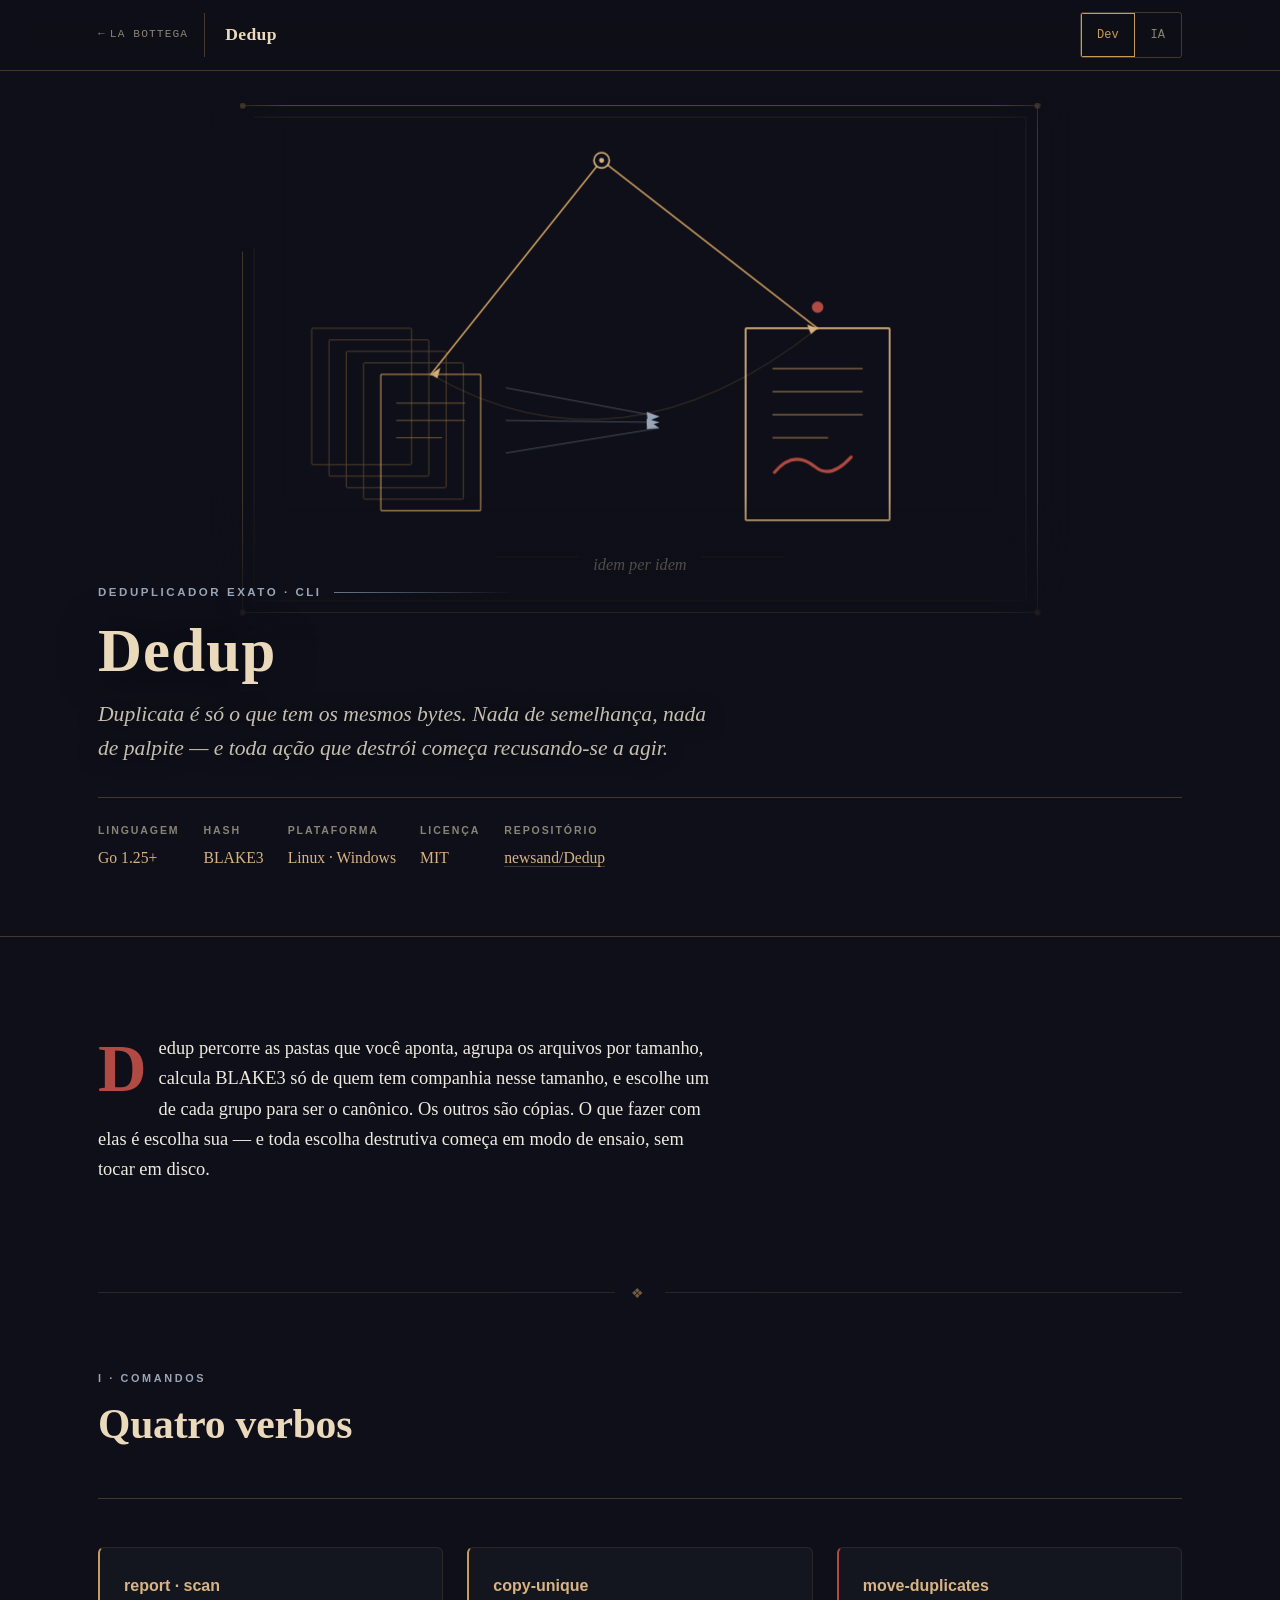
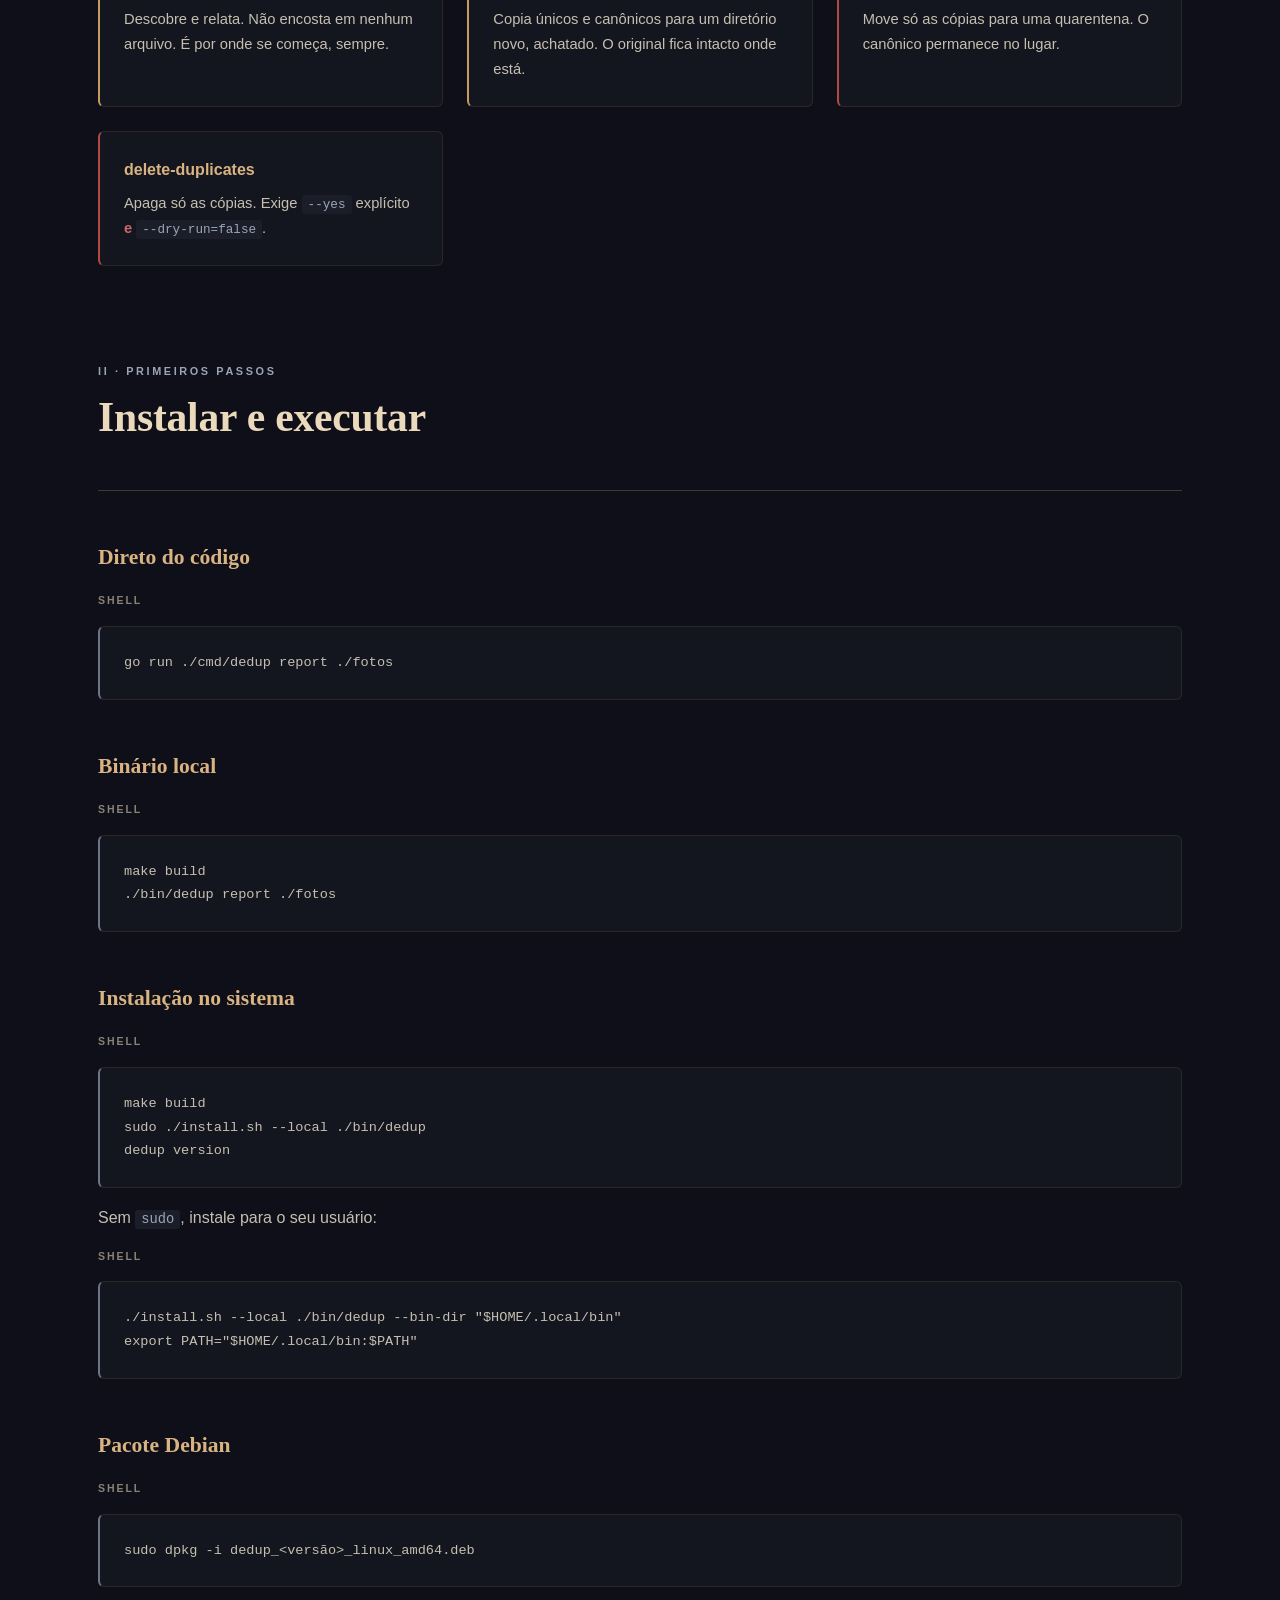
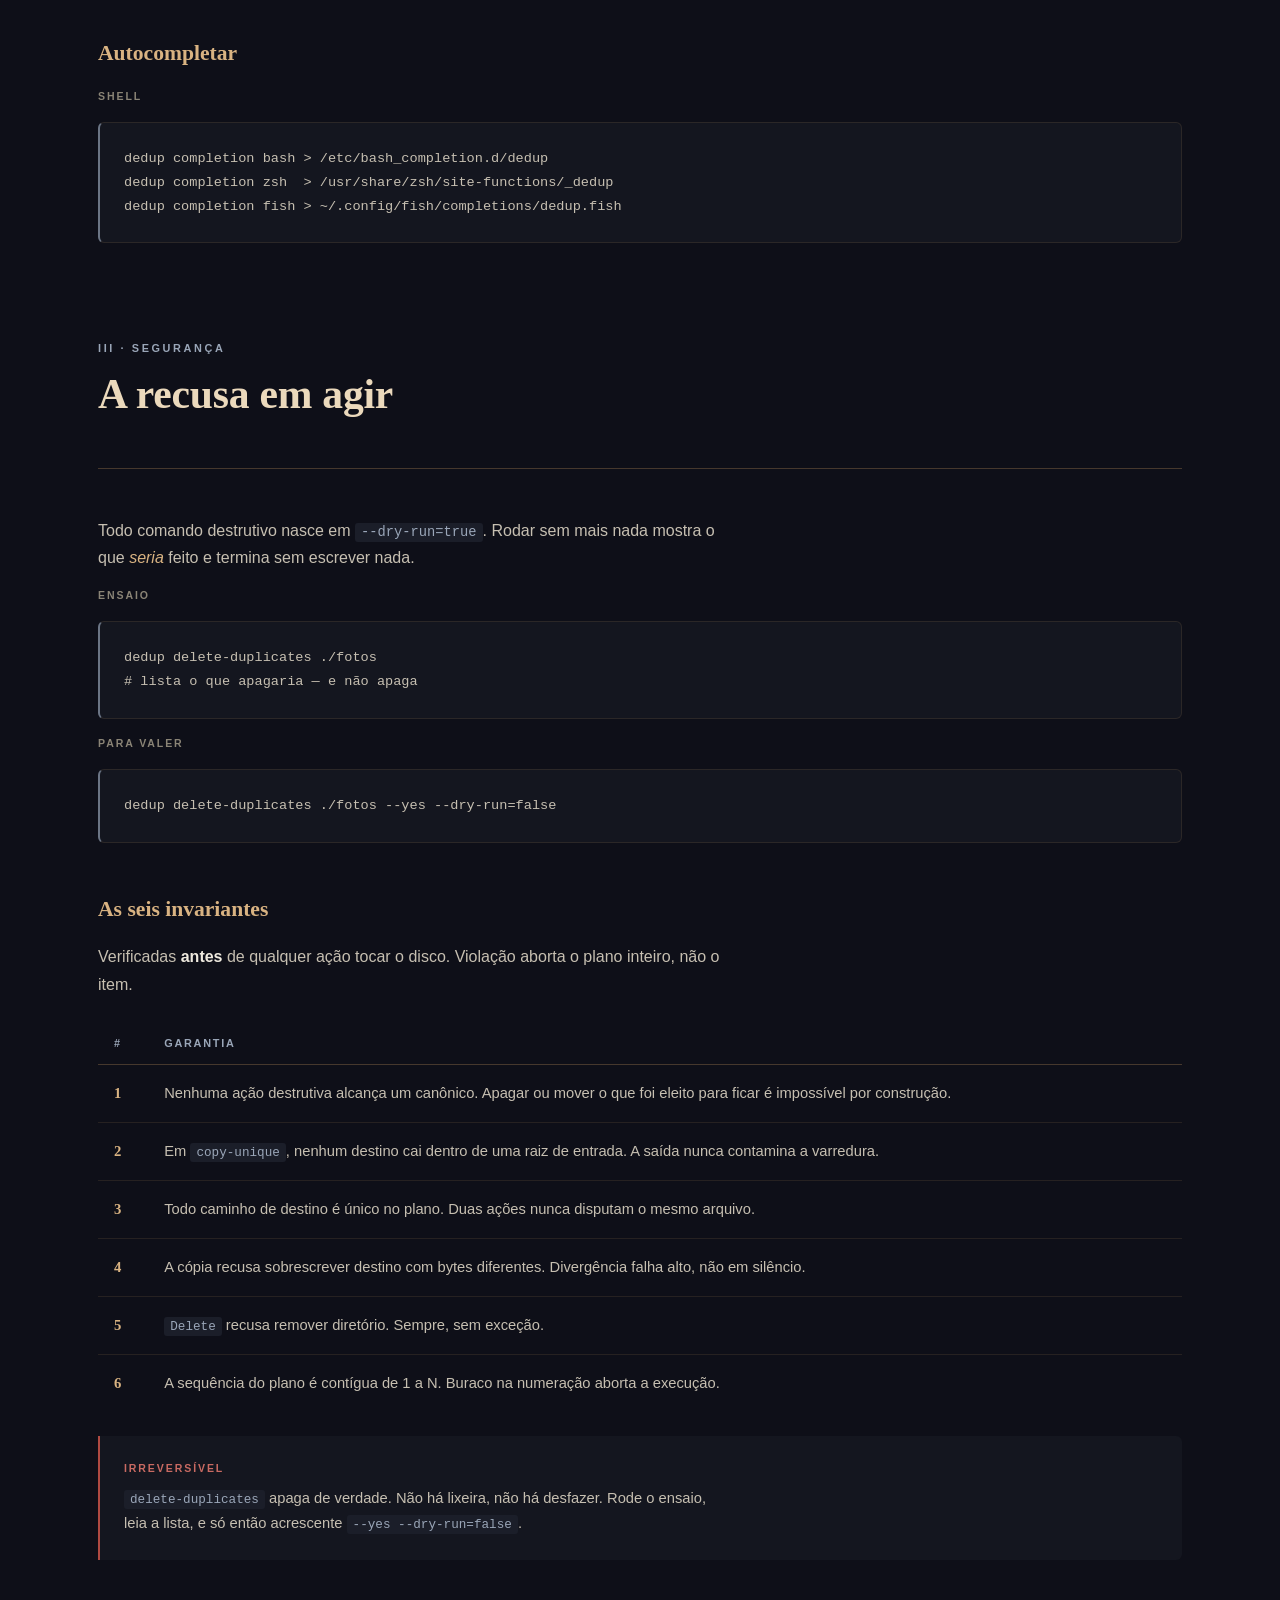
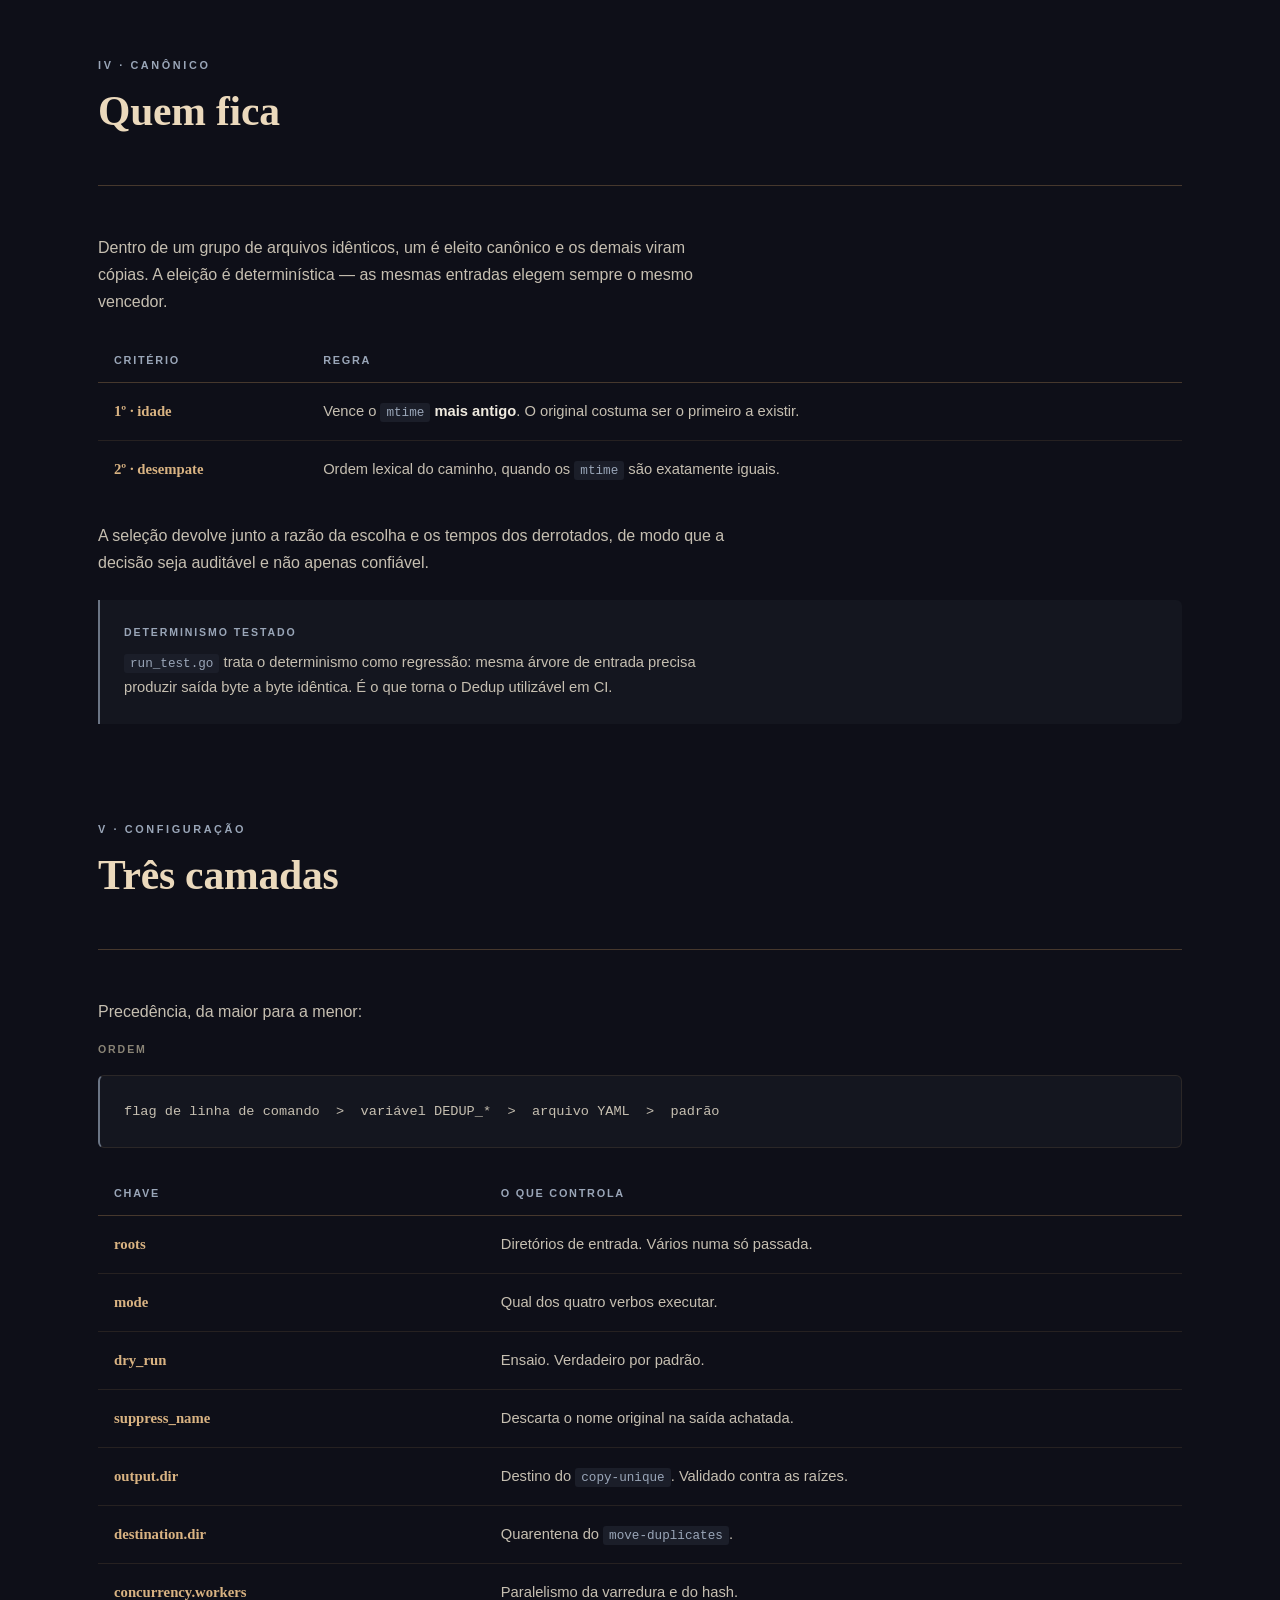
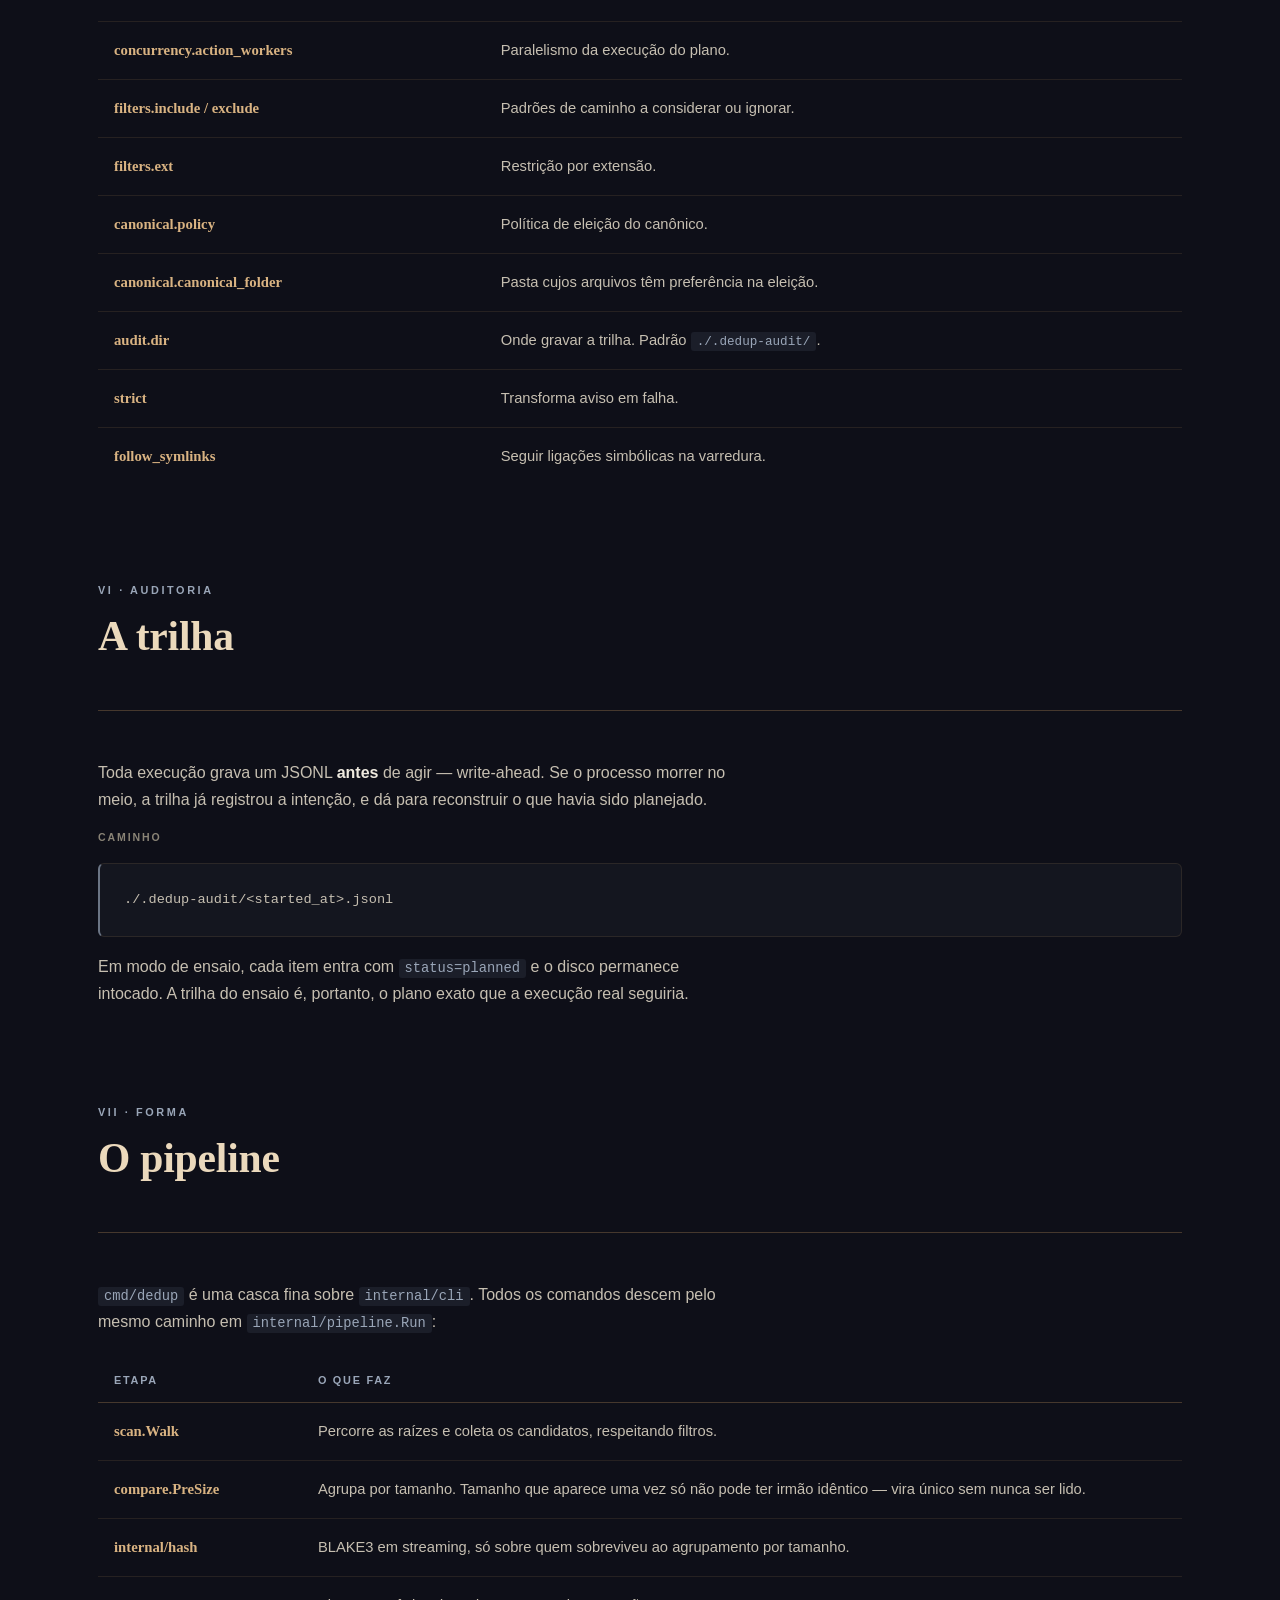
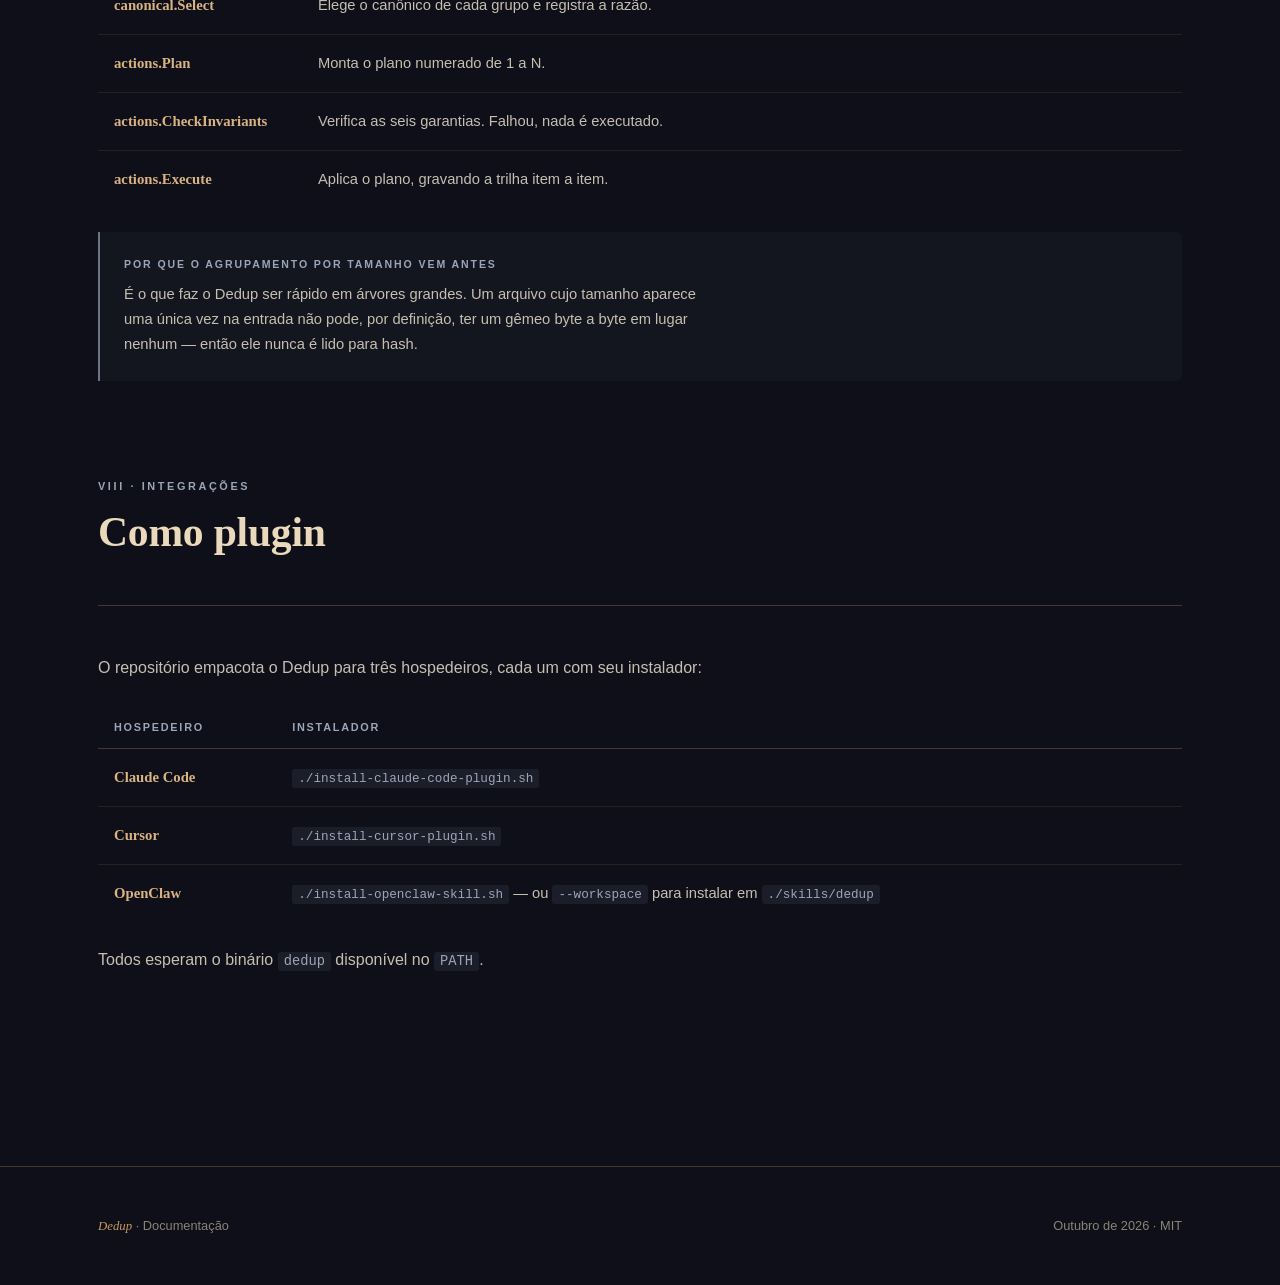
<file: dedup/index.html>
<!DOCTYPE html>
<html lang="pt-BR">
<head>
<meta charset="UTF-8">
<meta name="viewport" content="width=device-width, initial-scale=1.0">
<title>Dedup — Documentação</title>
<script>(function(){var m=null;try{m=localStorage.getItem('dedup-guia-mode')}catch(e){}document.documentElement.setAttribute('data-mode',m==='ia'?'ia':'dev')})()</script>
<style>
/* ============================================================
   DEDUP — Design System
   Tokens canônicos em MASTER.md. Nenhum valor solto aqui.
   Irmão do Beholder e da Sunna: mesma gramática.
   O acento é o carmim de rubrica — a tinta com que o
   rubricador medieval marcava, no manuscrito, o que importava.
   ============================================================ */

:root {
  /* — Fundo — */
  --ground-900: #0E0F18;
  --ground-800: #14161F;
  --ground-700: #1B1E29;
  --ground-600: #252936;

  /* — Ouro: títulos, interação — */
  --gold-300: #EBD9BC;
  --gold-400: #D9B382;
  --gold-500: #C79A5E;
  --gold-700: #8F6D40;

  /* — Carmim de rubrica: o que é marcado — */
  --rubric-400: #C96A62;
  --rubric-500: #B04A42;
  --rubric-700: #7E332D;

  /* — Pedra: estrutura, numeração — */
  --stone-400: #9AA6B8;
  --stone-600: #6B7585;

  /* — Tinta — */
  --ink-100: #EFEADF;
  --ink-300: #C6BFB1;
  --ink-500: #8A8476;
  --ink-700: #57524A;

  /* — Filetes — */
  --rule-gold: rgba(199, 154, 94, 0.30);
  --rule-faint: rgba(199, 154, 94, 0.13);

  /* — Espaçamento (base 8) — */
  --space-1: 4px;  --space-2: 8px;   --space-3: 12px;
  --space-4: 16px; --space-6: 24px;  --space-8: 32px;
  --space-12: 48px; --space-16: 64px; --space-24: 96px;

  /* — Raio — */
  --radius-sm: 3px; --radius-md: 6px; --radius-lg: 10px;

  /* — Sombra — */
  --shadow-sm: 0 2px 8px rgba(0,0,0,0.32);
  --shadow-md: 0 6px 20px rgba(0,0,0,0.42);
  --shadow-gold: 0 0 24px rgba(199,154,94,0.15);

  /* — Movimento — */
  --ease: cubic-bezier(0.4, 0, 0.2, 1);
  --t-fast: 150ms; --t-normal: 250ms; --t-slow: 350ms;

  /* — Tipografia — */
  --serif: Georgia, 'Iowan Old Style', 'Palatino Linotype', Palatino, 'Times New Roman', serif;
  --sans: -apple-system, BlinkMacSystemFont, 'Segoe UI', Roboto, Helvetica, Arial, sans-serif;
  --mono: 'SF Mono', 'Monaco', 'Cascadia Code', 'Courier New', monospace;
}

* { margin: 0; padding: 0; box-sizing: border-box; }

html { scroll-behavior: smooth; }

body {
  font-family: var(--sans);
  background: var(--ground-900);
  color: var(--ink-300);
  line-height: 1.7;
  -webkit-font-smoothing: antialiased;
}

/* ============================================================
   ESTAMPA DE ABERTURA
   ============================================================ */

.hero {
  position: relative;
  border-bottom: 1px solid var(--rule-gold);
  background: var(--ground-900);
}

.hero__plate {
  position: relative;
  width: 100%;
  max-width: min(1180px, 96vh);
  margin: 0 auto;
  aspect-ratio: 3 / 2;
  overflow: hidden;
}

/* A estampa é gravura vetorial, não fotografia: desenhada em SVG
   no próprio documento, na mesma linguagem do emblema do ateliê.
   Escala sem perder traço e pesa alguns quilobytes. */
.hero__image {
  position: absolute;
  inset: 0;
  width: 100%;
  height: 100%;
  display: block;
}

/* Os traços se desenham na abertura, um grupo por vez. */
.hero__image [data-draw] {
  stroke-dasharray: var(--len, 900);
  stroke-dashoffset: var(--len, 900);
  animation: engrave 1800ms cubic-bezier(0.22, 0.61, 0.36, 1) forwards;
  animation-delay: var(--d, 0ms);
}
@keyframes engrave { to { stroke-dashoffset: 0; } }

.hero__image [data-ink] {
  opacity: 0;
  animation: ink-in 700ms cubic-bezier(0.22, 0.61, 0.36, 1) forwards;
  animation-delay: var(--d, 0ms);
}
@keyframes ink-in { to { opacity: 1; } }

.hero__veil {
  position: absolute;
  inset: 0;
  background:
    linear-gradient(to bottom, var(--ground-900) 0%, transparent 10%, transparent 74%, rgba(14,15,24,0.72) 92%, var(--ground-900) 100%),
    linear-gradient(to right, var(--ground-900) 0%, transparent 9%, transparent 91%, var(--ground-900) 100%);
}

.hero__content {
  position: relative;
  width: 100%;
  max-width: 1180px;
  margin: calc(var(--space-16) * -1) auto 0;
  padding: 0 var(--space-12) var(--space-16);
}

.hero__eyebrow {
  font-size: 0.72rem;
  font-weight: 600;
  letter-spacing: 0.22em;
  text-transform: uppercase;
  color: var(--stone-400);
  margin-bottom: var(--space-4);
  display: flex;
  align-items: center;
  gap: var(--space-3);
}

.hero__eyebrow::after {
  content: '';
  flex: 1;
  max-width: 180px;
  height: 1px;
  background: linear-gradient(to right, var(--stone-600), transparent);
}

.hero__title {
  font-family: var(--serif);
  font-size: clamp(2.4rem, 5.5vw, 3.8rem);
  font-weight: 700;
  line-height: 1.05;
  color: var(--gold-300);
  letter-spacing: 0.02em;
  text-shadow: 0 2px 40px rgba(14,15,24,0.95);
  margin-bottom: var(--space-4);
}

.hero__subtitle {
  font-family: var(--serif);
  font-size: clamp(1.05rem, 2vw, 1.35rem);
  font-style: italic;
  color: var(--ink-300);
  max-width: 58ch;
  line-height: 1.55;
  text-shadow: 0 1px 20px rgba(14,15,24,0.9);
}

.hero__meta {
  margin-top: var(--space-8);
  display: flex;
  flex-wrap: wrap;
  gap: var(--space-6);
  padding-top: var(--space-6);
  border-top: 1px solid var(--rule-gold);
}

.hero__meta-label {
  display: block;
  font-size: 0.66rem;
  font-weight: 600;
  letter-spacing: 0.18em;
  text-transform: uppercase;
  color: var(--ink-500);
  margin-bottom: var(--space-1);
}

.hero__meta-value {
  font-family: var(--serif);
  color: var(--gold-400);
  font-size: 0.98rem;
}

/* ============================================================
   LAYOUT
   ============================================================ */

.shell { max-width: 1180px; margin: 0 auto; padding: 0 var(--space-12); }

/* ============================================================
   ABAS
   ============================================================ */

.bar {
  position: sticky;
  top: 0;
  z-index: 10;
  background: rgba(14, 15, 24, 0.93);
  backdrop-filter: blur(12px);
  border-bottom: 1px solid var(--rule-gold);
}

.bar__inner {
  max-width: 1180px;
  margin: 0 auto;
  padding: var(--space-3) var(--space-12);
  display: flex;
  align-items: center;
  gap: var(--space-4);
}

.brand {
  font-family: var(--serif);
  font-size: 1.1rem;
  font-weight: 600;
  letter-spacing: 0.02em;
  color: var(--gold-300);
  text-decoration: none;
}
.bar__spacer { flex: 1; }

/* Troca de modo (Dev · IA) — mesmo mecanismo do Janus */
.seg {
  display: inline-flex;
  border: 1px solid var(--rule-gold);
  border-radius: var(--radius-sm);
  overflow: hidden;
}
.seg button {
  font-family: var(--mono);
  font-size: 0.75rem;
  font-weight: 500;
  padding: var(--space-3) var(--space-4);
  min-height: 44px;
  background: transparent;
  color: var(--ink-500);
  border: 0;
  cursor: pointer;
  transition: color var(--t-normal) var(--ease);
}
.seg button:hover { color: var(--gold-300); }
.seg button:active { transform: translateY(1px); }
.seg button:focus-visible {
  outline: 2px solid var(--stone-600);
  outline-offset: -2px;
}
.seg button[aria-pressed="true"] {
  color: var(--gold-500);
  box-shadow: inset 0 0 0 1px var(--gold-500);
}

/* Porta: as duas folhas que se fecham na troca de modo */
.door {
  position: fixed;
  top: 0;
  bottom: 0;
  width: 50%;
  z-index: 50;
  background: var(--ground-800);
  border: 1px solid var(--gold-500);
  pointer-events: none;
  display: none;
}
.door.l { left: 0; }
.door.r { right: 0; }

/* O painel visível vem de data-mode no <html> (padrão: dev) */
.panel { display: none; padding: var(--space-24) 0; }
:root:not([data-mode="ia"]) #panel-dev,
:root[data-mode="ia"] #panel-ai {
  display: block;
  animation: panel-enter var(--t-slow) var(--ease);
}

@keyframes panel-enter {
  from { opacity: 0; transform: translateY(10px); }
  to   { opacity: 1; transform: translateY(0); }
}

/* ============================================================
   TIPOGRAFIA
   ============================================================ */

h2 {
  font-family: var(--serif);
  font-size: clamp(1.9rem, 3.5vw, 2.6rem);
  font-weight: 700;
  color: var(--gold-300);
  line-height: 1.2;
  letter-spacing: -0.005em;
  margin-bottom: var(--space-6);
}

h3 {
  font-family: var(--serif);
  font-size: 1.35rem;
  font-weight: 700;
  color: var(--gold-400);
  margin: var(--space-12) 0 var(--space-4);
}

h4 {
  font-family: var(--sans);
  font-size: 1rem;
  font-weight: 600;
  color: var(--gold-400);
  margin-bottom: var(--space-2);
}

p { margin-bottom: var(--space-4); max-width: 72ch; }
p:last-child { margin-bottom: 0; }

strong { color: var(--ink-100); font-weight: 600; }
em { color: var(--gold-400); }

/* A rubrica: o vermelho que marca o que não se desfaz. */
.rubric { color: var(--rubric-400); font-style: normal; font-weight: 600; }

.lede {
  font-family: var(--serif);
  font-size: 1.15rem;
  line-height: 1.65;
  color: var(--ink-100);
  max-width: 68ch;
}

.lede::first-letter {
  float: left;
  font-family: var(--serif);
  font-size: 4.2rem;
  line-height: 0.82;
  font-weight: 700;
  color: var(--rubric-500);
  padding: var(--space-2) var(--space-3) 0 0;
}

/* ============================================================
   SEÇÃO E ORNAMENTO
   ============================================================ */

.section { margin-bottom: var(--space-24); }
.section:last-child { margin-bottom: 0; }

.section__head {
  margin-bottom: var(--space-12);
  padding-bottom: var(--space-6);
  border-bottom: 1px solid var(--rule-gold);
}

.section__number {
  font-size: 0.68rem;
  font-weight: 600;
  letter-spacing: 0.24em;
  text-transform: uppercase;
  color: var(--stone-400);
  display: block;
  margin-bottom: var(--space-3);
}

.ornament {
  display: flex;
  align-items: center;
  gap: var(--space-4);
  margin: var(--space-16) 0;
  color: var(--gold-500);
  opacity: 0.55;
}
.ornament::before, .ornament::after {
  content: '';
  flex: 1;
  height: 1px;
  background: var(--rule-gold);
}
.ornament span { font-size: 0.9rem; letter-spacing: 0.4em; }

/* ============================================================
   CARDS
   ============================================================ */

.grid {
  display: grid;
  grid-template-columns: repeat(auto-fit, minmax(260px, 1fr));
  gap: var(--space-6);
}

.card {
  background: var(--ground-800);
  border: 1px solid var(--rule-faint);
  border-left: 2px solid var(--gold-500);
  border-radius: var(--radius-md);
  padding: var(--space-6);
  transition: border-color var(--t-normal) var(--ease),
              box-shadow var(--t-normal) var(--ease),
              transform var(--t-normal) var(--ease);
}

.card:hover {
  border-color: var(--rule-gold);
  border-left-color: var(--gold-400);
  box-shadow: var(--shadow-md), var(--shadow-gold);
  transform: translateY(-3px);
}

/* Card de ação destrutiva: filete em rubrica. */
.card--destructive { border-left-color: var(--rubric-500); }
.card--destructive:hover { border-left-color: var(--rubric-400); }

.card p { font-size: 0.92rem; color: var(--ink-300); margin: 0; }

/* ============================================================
   TABELAS
   ============================================================ */

.table-wrap { overflow-x: auto; margin: var(--space-6) 0; }

table {
  width: 100%;
  border-collapse: collapse;
  font-size: 0.92rem;
  min-width: 480px;
}

thead th {
  font-size: 0.68rem;
  font-weight: 600;
  letter-spacing: 0.16em;
  text-transform: uppercase;
  color: var(--stone-400);
  text-align: left;
  padding: var(--space-3) var(--space-4);
  border-bottom: 1px solid var(--rule-gold);
  white-space: nowrap;
}

tbody td {
  padding: var(--space-4);
  border-bottom: 1px solid var(--rule-faint);
  vertical-align: top;
}

tbody tr { transition: background var(--t-fast) var(--ease); }
tbody tr:hover { background: var(--ground-800); }
tbody tr:last-child td { border-bottom: none; }

td:first-child {
  font-family: var(--serif);
  color: var(--gold-400);
  font-weight: 600;
  white-space: nowrap;
}

/* ============================================================
   CÓDIGO
   ============================================================ */

code {
  font-family: var(--mono);
  font-size: 0.86em;
  color: var(--stone-400);
  background: var(--ground-700);
  padding: 2px 6px;
  border-radius: var(--radius-sm);
}

pre {
  background: var(--ground-800);
  border: 1px solid var(--rule-faint);
  border-left: 2px solid var(--stone-600);
  border-radius: var(--radius-md);
  padding: var(--space-6);
  overflow-x: auto;
  margin: var(--space-4) 0;
}

pre code {
  background: none;
  padding: 0;
  color: var(--ink-300);
  font-size: 0.85rem;
  line-height: 1.75;
}

.code-label {
  font-size: 0.66rem;
  font-weight: 600;
  letter-spacing: 0.18em;
  text-transform: uppercase;
  color: var(--ink-500);
  margin-bottom: var(--space-2);
  display: block;
}

/* ============================================================
   NOTA
   ============================================================ */

.note {
  border-left: 2px solid var(--stone-600);
  background: var(--ground-800);
  padding: var(--space-6);
  border-radius: 0 var(--radius-md) var(--radius-md) 0;
  margin: var(--space-6) 0;
}

/* Advertência: a nota que trata do irreversível. */
.note--warn { border-left-color: var(--rubric-500); }
.note--warn .note__label { color: var(--rubric-400); }

.note__label {
  font-size: 0.66rem;
  font-weight: 600;
  letter-spacing: 0.18em;
  text-transform: uppercase;
  color: var(--stone-400);
  display: block;
  margin-bottom: var(--space-2);
}

.note p { font-size: 0.92rem; margin: 0; }

/* ============================================================
   RODAPÉ
   ============================================================ */

footer {
  border-top: 1px solid var(--rule-gold);
  padding: var(--space-12) 0;
  margin-top: var(--space-24);
}

.footer__inner {
  max-width: 1180px;
  margin: 0 auto;
  padding: 0 var(--space-12);
  display: flex;
  justify-content: space-between;
  flex-wrap: wrap;
  gap: var(--space-4);
  font-size: 0.8rem;
  color: var(--ink-500);
}

.footer__inner em {
  font-family: var(--serif);
  color: var(--gold-500);
  font-style: italic;
}

/* ============================================================
   RESPONSIVO
   ============================================================ */

@media (max-width: 860px) {
  .shell, .bar__inner, .hero__content, .footer__inner {
    padding-left: var(--space-6); padding-right: var(--space-6);
  }
  .panel { padding: var(--space-16) 0; }
  .section { margin-bottom: var(--space-16); }
  .bar__inner { gap: var(--space-3); }
  .hero__content { margin-top: calc(var(--space-8) * -1); }
}

/* ============================================================
   MOVIMENTO REDUZIDO
   ============================================================ */

@media (prefers-reduced-motion: reduce) {
  html { scroll-behavior: auto; }
  *, *::before, *::after {
    animation-duration: 0.01ms !important;
    animation-iteration-count: 1 !important;
    transition-duration: 0.01ms !important;
  }
  .card:hover { transform: none; }
  .panel { animation: none !important; }
  /* A gravura chega pronta, sem se desenhar. */
  .hero__image [data-draw] { stroke-dashoffset: 0; }
  .hero__image [data-ink] { opacity: 1; }
}

.backlink {
  display: inline-flex;
  align-items: center;
  gap: var(--space-1);
  min-height: 44px;
  padding-right: var(--space-4);
  margin-right: var(--space-1);
  border-right: 1px solid var(--rule-gold);
  font-family: var(--mono);
  font-size: 0.7rem;
  letter-spacing: 0.1em;
  text-transform: uppercase;
  color: var(--ink-500);
  text-decoration: none;
  transition: color var(--t-fast) var(--ease);
}
.backlink:hover { color: var(--gold-300); }
@media (max-width: 640px) {
  .backlink__t { position: absolute; width: 1px; height: 1px; overflow: hidden; clip: rect(0 0 0 0); white-space: nowrap; }
  .backlink { padding-right: var(--space-2); margin-right: 0; }
}

.hero__meta-value a {
  color: inherit;
  text-decoration: none;
  border-bottom: 1px solid var(--rule-gold);
  transition: border-color var(--t-fast) var(--ease);
}
.hero__meta-value a:hover { border-bottom-color: currentColor; }
</style>
</head>
<body>

<header class="bar">
  <div class="bar__inner">
    <a class="backlink" href="../index.html#pranchas" aria-label="Voltar para La Bottega"><span aria-hidden="true">&larr;</span><span class="backlink__t">La Bottega</span></a>
  <a class="brand" href="#topo">Dedup</a>
    <span class="bar__spacer"></span>
    <div class="seg" role="group" aria-label="Modo de leitura"><button type="button" data-mode="dev" aria-pressed="true">Dev</button><button type="button" data-mode="ia" aria-pressed="false">IA</button></div>
  </div>
</header>
<div class="door l" id="doorL" aria-hidden="true"></div><div class="door r" id="doorR" aria-hidden="true"></div>

<!-- ══════════════════ ESTAMPA ══════════════════ -->
<header class="hero" id="topo">
  <div class="hero__plate">
    <svg class="hero__image" viewBox="0 0 900 600" fill="none"
         role="img"
         aria-label="Gravura: um compasso aberto mede duas folhas idênticas; à esquerda, uma pilha de cópias sobrepostas converge por um feixe de setas até uma única folha à direita, marcada com um traço de rubrica em carmim">

      <!-- ░░ Moldura dupla, com cravos nos cantos ░░ -->
      <g stroke="var(--gold-700)" stroke-width="1">
        <rect data-draw style="--len:2560;--d:0ms"   x="36" y="36" width="828" height="528"/>
        <rect data-draw style="--len:2480;--d:140ms" x="48" y="48" width="804" height="504" stroke="var(--rule-gold)" stroke-width="0.6"/>
      </g>
      <g data-ink style="--d:1500ms" fill="var(--gold-500)" opacity="0.8">
        <circle cx="36" cy="36" r="3"/><circle cx="864" cy="36" r="3"/>
        <circle cx="36" cy="564" r="3"/><circle cx="864" cy="564" r="3"/>
      </g>

      <!-- ░░ O compasso: a medida exata ░░
           A charneira fica na mediatriz entre as duas pontas, de modo
           que as pernas tenham o mesmo comprimento — 285 unidades cada.
           Uma ponta pousa na pilha, a outra no canônico: o instrumento
           está medindo que as duas são a mesma coisa. -->
      <g data-draw style="--len:640;--d:320ms" stroke="var(--gold-500)" stroke-width="1.7" stroke-linecap="round">
        <path d="M410 93 L232 316 M410 93 L635 268"/>
      </g>
      <g data-ink style="--d:1240ms">
        <circle cx="410" cy="93" r="8" fill="var(--ground-900)" stroke="var(--gold-400)" stroke-width="1.7"/>
        <circle cx="410" cy="93" r="2.6" fill="var(--gold-400)"/>
        <path d="M232 316 l10 -7 l-3 11 z" fill="var(--gold-400)"/>
        <path d="M635 268 l-11 -4 l4 10 z" fill="var(--gold-400)"/>
      </g>
      <!-- O arco que o compasso descreve entre as duas pontas:
           a igualdade sendo verificada, não afirmada. -->
      <path data-draw style="--len:520;--d:700ms" d="M232 316 Q430 430 635 268"
            stroke="var(--rule-gold)" stroke-width="0.9" stroke-dasharray="5 6"/>

      <!-- ░░ Pilha de cópias: cinco folhas, idênticas, à esquerda ░░ -->
      <g stroke="var(--gold-700)" stroke-width="1" opacity="0.55">
        <rect data-draw style="--len:540;--d:700ms" x="108" y="268" width="104" height="142" rx="1"/>
        <rect data-draw style="--len:540;--d:760ms" x="126" y="280" width="104" height="142" rx="1"/>
        <rect data-draw style="--len:540;--d:820ms" x="144" y="292" width="104" height="142" rx="1"/>
        <rect data-draw style="--len:540;--d:880ms" x="162" y="304" width="104" height="142" rx="1"/>
      </g>
      <rect data-draw style="--len:540;--d:940ms" x="180" y="316" width="104" height="142" rx="1"
            stroke="var(--gold-500)" stroke-width="1.1"/>
      <g data-ink style="--d:1600ms" stroke="var(--gold-700)" stroke-width="0.8" opacity="0.5">
        <path d="M196 346 h72 M196 364 h72 M196 382 h48"/>
      </g>

      <!-- ░░ O feixe: convergência ░░ -->
      <g stroke="var(--stone-600)" stroke-width="0.9" opacity="0.7">
        <path data-draw style="--len:220;--d:1040ms" d="M310 330 L470 360"/>
        <path data-draw style="--len:200;--d:1080ms" d="M310 364 L470 366"/>
        <path data-draw style="--len:220;--d:1120ms" d="M310 398 L470 372"/>
      </g>
      <g data-ink style="--d:1720ms" fill="var(--stone-400)" opacity="0.85">
        <path d="M470 360 l-13 -5 l1 10 z"/>
        <path d="M470 366 l-13 -4 l0 8 z"/>
        <path d="M470 372 l-13 1 l1 -10 z"/>
      </g>

      <!-- ░░ O canônico: um só, maior, rubricado ░░ -->
      <rect data-draw style="--len:700;--d:1180ms" x="560" y="268" width="150" height="200" rx="1"
            stroke="var(--gold-400)" stroke-width="1.8"/>
      <g data-ink style="--d:1800ms" stroke="var(--gold-500)" stroke-width="0.9" opacity="0.55">
        <path d="M588 310 h94 M588 334 h94 M588 358 h94 M588 382 h58"/>
      </g>

      <!-- A rubrica: o traço de carmim com que o rubricador marcava
           o que não era texto comum. Aqui marca o que fica. -->
      <path data-draw style="--len:150;--d:2100ms" d="M590 418 q20 -24 42 -6 q16 14 38 -10"
            stroke="var(--rubric-500)" stroke-width="3.2" stroke-linecap="round"/>
      <circle data-ink style="--d:2400ms" cx="635" cy="246" r="6" fill="var(--rubric-500)"/>

      <!-- ░░ Legenda gravada no rodapé da estampa ░░ -->
      <g data-ink style="--d:2300ms" fill="var(--ink-500)"
         font-family="Georgia, serif" font-style="italic" font-size="17" text-anchor="middle">
        <text x="450" y="520">idem per idem</text>
      </g>
      <g data-ink style="--d:2300ms" stroke="var(--rule-faint)" stroke-width="1">
        <path d="M300 506 h86 M514 506 h86"/>
      </g>
    </svg>
    <div class="hero__veil" aria-hidden="true"></div>
  </div>
  <div class="hero__content">
    <p class="hero__eyebrow">Deduplicador exato &middot; CLI</p>
    <h1 class="hero__title">Dedup</h1>
    <p class="hero__subtitle">Duplicata é só o que tem os mesmos bytes. Nada de semelhança, nada de palpite — e toda ação que destrói começa recusando-se a agir.</p>

    <div class="hero__meta">
      <div>
        <span class="hero__meta-label">Linguagem</span>
        <span class="hero__meta-value">Go 1.25+</span>
      </div>
      <div>
        <span class="hero__meta-label">Hash</span>
        <span class="hero__meta-value">BLAKE3</span>
      </div>
      <div>
        <span class="hero__meta-label">Plataforma</span>
        <span class="hero__meta-value">Linux &middot; Windows</span>
      </div>
      <div>
        <span class="hero__meta-label">Licença</span>
        <span class="hero__meta-value">MIT</span>
      </div>
      <div>
        <span class="hero__meta-label">Repositório</span>
        <span class="hero__meta-value"><a href="https://github.com/newsand/Dedup" target="_blank" rel="noopener">newsand/Dedup</a></span>
      </div>
    </div>
  </div>
</header>

<!-- ══════════════════ ABAS ══════════════════ -->


<main class="shell">

<!-- ══════════════════ PAINEL: HUMANOS ══════════════════ -->
<section class="panel" id="panel-dev">

  <div class="section">
    <p class="lede">Dedup percorre as pastas que você aponta, agrupa os arquivos por tamanho, calcula BLAKE3 só de quem tem companhia nesse tamanho, e escolhe um de cada grupo para ser o canônico. Os outros são cópias. O que fazer com elas é escolha sua — e toda escolha destrutiva começa em modo de ensaio, sem tocar em disco.</p>
  </div>

  <div class="ornament" aria-hidden="true"><span>&#10070;</span></div>

  <!-- COMANDOS -->
  <div class="section">
    <div class="section__head">
      <span class="section__number">I &middot; Comandos</span>
      <h2>Quatro verbos</h2>
    </div>

    <div class="grid">
      <article class="card">
        <h4>report &middot; scan</h4>
        <p>Descobre e relata. Não encosta em nenhum arquivo. É por onde se começa, sempre.</p>
      </article>
      <article class="card">
        <h4>copy-unique</h4>
        <p>Copia únicos e canônicos para um diretório novo, achatado. O original fica intacto onde está.</p>
      </article>
      <article class="card card--destructive">
        <h4>move-duplicates</h4>
        <p>Move só as cópias para uma quarentena. O canônico permanece no lugar.</p>
      </article>
      <article class="card card--destructive">
        <h4>delete-duplicates</h4>
        <p>Apaga só as cópias. Exige <code>--yes</code> explícito <span class="rubric">e</span> <code>--dry-run=false</code>.</p>
      </article>
    </div>
  </div>

  <!-- COMEÇAR -->
  <div class="section">
    <div class="section__head">
      <span class="section__number">II &middot; Primeiros passos</span>
      <h2>Instalar e executar</h2>
    </div>

    <h3>Direto do código</h3>
    <span class="code-label">shell</span>
<pre><code>go run ./cmd/dedup report ./fotos</code></pre>

    <h3>Binário local</h3>
    <span class="code-label">shell</span>
<pre><code>make build
./bin/dedup report ./fotos</code></pre>

    <h3>Instalação no sistema</h3>
    <span class="code-label">shell</span>
<pre><code>make build
sudo ./install.sh --local ./bin/dedup
dedup version</code></pre>

    <p>Sem <code>sudo</code>, instale para o seu usuário:</p>
    <span class="code-label">shell</span>
<pre><code>./install.sh --local ./bin/dedup --bin-dir "$HOME/.local/bin"
export PATH="$HOME/.local/bin:$PATH"</code></pre>

    <h3>Pacote Debian</h3>
    <span class="code-label">shell</span>
<pre><code>sudo dpkg -i dedup_&lt;versão&gt;_linux_amd64.deb</code></pre>

    <h3>Autocompletar</h3>
    <span class="code-label">shell</span>
<pre><code>dedup completion bash &gt; /etc/bash_completion.d/dedup
dedup completion zsh  &gt; /usr/share/zsh/site-functions/_dedup
dedup completion fish &gt; ~/.config/fish/completions/dedup.fish</code></pre>
  </div>

  <!-- SEGURANÇA -->
  <div class="section">
    <div class="section__head">
      <span class="section__number">III &middot; Segurança</span>
      <h2>A recusa em agir</h2>
    </div>

    <p>Todo comando destrutivo nasce em <code>--dry-run=true</code>. Rodar sem mais nada mostra o que <em>seria</em> feito e termina sem escrever nada.</p>

    <span class="code-label">ensaio</span>
<pre><code>dedup delete-duplicates ./fotos
# lista o que apagaria — e não apaga</code></pre>

    <span class="code-label">para valer</span>
<pre><code>dedup delete-duplicates ./fotos --yes --dry-run=false</code></pre>

    <h3>As seis invariantes</h3>
    <p>Verificadas <strong>antes</strong> de qualquer ação tocar o disco. Violação aborta o plano inteiro, não o item.</p>

    <div class="table-wrap">
      <table>
        <thead>
          <tr><th>#</th><th>Garantia</th></tr>
        </thead>
        <tbody>
          <tr><td>1</td><td>Nenhuma ação destrutiva alcança um canônico. Apagar ou mover o que foi eleito para ficar é impossível por construção.</td></tr>
          <tr><td>2</td><td>Em <code>copy-unique</code>, nenhum destino cai dentro de uma raiz de entrada. A saída nunca contamina a varredura.</td></tr>
          <tr><td>3</td><td>Todo caminho de destino é único no plano. Duas ações nunca disputam o mesmo arquivo.</td></tr>
          <tr><td>4</td><td>A cópia recusa sobrescrever destino com bytes diferentes. Divergência falha alto, não em silêncio.</td></tr>
          <tr><td>5</td><td><code>Delete</code> recusa remover diretório. Sempre, sem exceção.</td></tr>
          <tr><td>6</td><td>A sequência do plano é contígua de 1 a N. Buraco na numeração aborta a execução.</td></tr>
        </tbody>
      </table>
    </div>

    <div class="note note--warn">
      <span class="note__label">Irreversível</span>
      <p><code>delete-duplicates</code> apaga de verdade. Não há lixeira, não há desfazer. Rode o ensaio, leia a lista, e só então acrescente <code>--yes --dry-run=false</code>.</p>
    </div>
  </div>

  <!-- CANÔNICO -->
  <div class="section">
    <div class="section__head">
      <span class="section__number">IV &middot; Canônico</span>
      <h2>Quem fica</h2>
    </div>

    <p>Dentro de um grupo de arquivos idênticos, um é eleito canônico e os demais viram cópias. A eleição é determinística — as mesmas entradas elegem sempre o mesmo vencedor.</p>

    <div class="table-wrap">
      <table>
        <thead>
          <tr><th>Critério</th><th>Regra</th></tr>
        </thead>
        <tbody>
          <tr><td>1º &middot; idade</td><td>Vence o <code>mtime</code> <strong>mais antigo</strong>. O original costuma ser o primeiro a existir.</td></tr>
          <tr><td>2º &middot; desempate</td><td>Ordem lexical do caminho, quando os <code>mtime</code> são exatamente iguais.</td></tr>
        </tbody>
      </table>
    </div>

    <p>A seleção devolve junto a razão da escolha e os tempos dos derrotados, de modo que a decisão seja auditável e não apenas confiável.</p>

    <div class="note">
      <span class="note__label">Determinismo testado</span>
      <p><code>run_test.go</code> trata o determinismo como regressão: mesma árvore de entrada precisa produzir saída byte a byte idêntica. É o que torna o Dedup utilizável em CI.</p>
    </div>
  </div>

  <!-- CONFIGURAÇÃO -->
  <div class="section">
    <div class="section__head">
      <span class="section__number">V &middot; Configuração</span>
      <h2>Três camadas</h2>
    </div>

    <p>Precedência, da maior para a menor:</p>

    <span class="code-label">ordem</span>
<pre><code>flag de linha de comando  &gt;  variável DEDUP_*  &gt;  arquivo YAML  &gt;  padrão</code></pre>

    <div class="table-wrap">
      <table>
        <thead>
          <tr><th>Chave</th><th>O que controla</th></tr>
        </thead>
        <tbody>
          <tr><td>roots</td><td>Diretórios de entrada. Vários numa só passada.</td></tr>
          <tr><td>mode</td><td>Qual dos quatro verbos executar.</td></tr>
          <tr><td>dry_run</td><td>Ensaio. Verdadeiro por padrão.</td></tr>
          <tr><td>suppress_name</td><td>Descarta o nome original na saída achatada.</td></tr>
          <tr><td>output.dir</td><td>Destino do <code>copy-unique</code>. Validado contra as raízes.</td></tr>
          <tr><td>destination.dir</td><td>Quarentena do <code>move-duplicates</code>.</td></tr>
          <tr><td>concurrency.workers</td><td>Paralelismo da varredura e do hash.</td></tr>
          <tr><td>concurrency.action_workers</td><td>Paralelismo da execução do plano.</td></tr>
          <tr><td>filters.include / exclude</td><td>Padrões de caminho a considerar ou ignorar.</td></tr>
          <tr><td>filters.ext</td><td>Restrição por extensão.</td></tr>
          <tr><td>canonical.policy</td><td>Política de eleição do canônico.</td></tr>
          <tr><td>canonical.canonical_folder</td><td>Pasta cujos arquivos têm preferência na eleição.</td></tr>
          <tr><td>audit.dir</td><td>Onde gravar a trilha. Padrão <code>./.dedup-audit/</code>.</td></tr>
          <tr><td>strict</td><td>Transforma aviso em falha.</td></tr>
          <tr><td>follow_symlinks</td><td>Seguir ligações simbólicas na varredura.</td></tr>
        </tbody>
      </table>
    </div>
  </div>

  <!-- AUDITORIA -->
  <div class="section">
    <div class="section__head">
      <span class="section__number">VI &middot; Auditoria</span>
      <h2>A trilha</h2>
    </div>

    <p>Toda execução grava um JSONL <strong>antes</strong> de agir — write-ahead. Se o processo morrer no meio, a trilha já registrou a intenção, e dá para reconstruir o que havia sido planejado.</p>

    <span class="code-label">caminho</span>
<pre><code>./.dedup-audit/&lt;started_at&gt;.jsonl</code></pre>

    <p>Em modo de ensaio, cada item entra com <code>status=planned</code> e o disco permanece intocado. A trilha do ensaio é, portanto, o plano exato que a execução real seguiria.</p>
  </div>

  <!-- FORMA -->
  <div class="section">
    <div class="section__head">
      <span class="section__number">VII &middot; Forma</span>
      <h2>O pipeline</h2>
    </div>

    <p><code>cmd/dedup</code> é uma casca fina sobre <code>internal/cli</code>. Todos os comandos descem pelo mesmo caminho em <code>internal/pipeline.Run</code>:</p>

    <div class="table-wrap">
      <table>
        <thead>
          <tr><th>Etapa</th><th>O que faz</th></tr>
        </thead>
        <tbody>
          <tr><td>scan.Walk</td><td>Percorre as raízes e coleta os candidatos, respeitando filtros.</td></tr>
          <tr><td>compare.PreSize</td><td>Agrupa por tamanho. Tamanho que aparece uma vez só não pode ter irmão idêntico — vira único sem nunca ser lido.</td></tr>
          <tr><td>internal/hash</td><td>BLAKE3 em streaming, só sobre quem sobreviveu ao agrupamento por tamanho.</td></tr>
          <tr><td>canonical.Select</td><td>Elege o canônico de cada grupo e registra a razão.</td></tr>
          <tr><td>actions.Plan</td><td>Monta o plano numerado de 1 a N.</td></tr>
          <tr><td>actions.CheckInvariants</td><td>Verifica as seis garantias. Falhou, nada é executado.</td></tr>
          <tr><td>actions.Execute</td><td>Aplica o plano, gravando a trilha item a item.</td></tr>
        </tbody>
      </table>
    </div>

    <div class="note">
      <span class="note__label">Por que o agrupamento por tamanho vem antes</span>
      <p>É o que faz o Dedup ser rápido em árvores grandes. Um arquivo cujo tamanho aparece uma única vez na entrada não pode, por definição, ter um gêmeo byte a byte em lugar nenhum — então ele nunca é lido para hash.</p>
    </div>
  </div>

  <!-- INTEGRAÇÕES -->
  <div class="section">
    <div class="section__head">
      <span class="section__number">VIII &middot; Integrações</span>
      <h2>Como plugin</h2>
    </div>

    <p>O repositório empacota o Dedup para três hospedeiros, cada um com seu instalador:</p>

    <div class="table-wrap">
      <table>
        <thead>
          <tr><th>Hospedeiro</th><th>Instalador</th></tr>
        </thead>
        <tbody>
          <tr><td>Claude Code</td><td><code>./install-claude-code-plugin.sh</code></td></tr>
          <tr><td>Cursor</td><td><code>./install-cursor-plugin.sh</code></td></tr>
          <tr><td>OpenClaw</td><td><code>./install-openclaw-skill.sh</code> &mdash; ou <code>--workspace</code> para instalar em <code>./skills/dedup</code></td></tr>
        </tbody>
      </table>
    </div>

    <p>Todos esperam o binário <code>dedup</code> disponível no <code>PATH</code>.</p>
  </div>

</section>

<!-- ══════════════════ PAINEL: AGENTES ══════════════════ -->
<section class="panel" id="panel-ai">

  <div class="section">
    <p class="lede">Esta aba descreve o Dedup em forma estruturada. As invariantes listadas adiante não são recomendação: são verificações executadas em <code>actions.CheckInvariants</code> antes de qualquer escrita, e cuja violação aborta o plano inteiro.</p>
  </div>

  <div class="ornament" aria-hidden="true"><span>&#10070;</span></div>

  <div class="section">
    <div class="section__head">
      <span class="section__number">I &middot; Descritor</span>
      <h2>Projeto</h2>
    </div>
    <span class="code-label">json</span>
<pre><code>{
  "name": "Dedup",
  "module": "deduplicator",
  "kind": "file-deduplicator",
  "summary": "Exact, byte-identical file deduplication. No fuzzy matching.",
  "language": "go",
  "go_min_version": "1.25",
  "hash": "BLAKE3, streamed",
  "platforms": ["linux/amd64", "linux/arm64", "windows/amd64"],
  "license": "MIT",
  "entrypoint": "cmd/dedup -> internal/cli",
  "build": "make build            # -> ./bin/dedup",
  "test":  "make test             # go test ./... -count=1",
  "e2e":   "make test-e2e         # -tags=e2e ./test/e2e/...",
  "lint":  "make lint             # golangci-lint, .golangci.yml"
}</code></pre>
  </div>

  <div class="section">
    <div class="section__head">
      <span class="section__number">II &middot; Comandos</span>
      <h2>Contrato de CLI</h2>
    </div>

    <div class="table-wrap">
      <table>
        <thead>
          <tr><th>Comando</th><th>Escreve?</th><th>Exige</th></tr>
        </thead>
        <tbody>
          <tr><td>report</td><td>não</td><td>&mdash;</td></tr>
          <tr><td>scan</td><td>não</td><td>alias de <code>report</code></td></tr>
          <tr><td>copy-unique</td><td>sim</td><td><code>--out DIR</code>, <code>--dry-run=false</code></td></tr>
          <tr><td>move-duplicates</td><td>sim</td><td><code>--dry-run=false</code></td></tr>
          <tr><td>delete-duplicates</td><td>sim</td><td><code>--yes</code> <span class="rubric">e</span> <code>--dry-run=false</code></td></tr>
          <tr><td>version</td><td>não</td><td>&mdash;</td></tr>
          <tr><td>completion</td><td>não</td><td><code>bash|zsh|fish|powershell</code></td></tr>
        </tbody>
      </table>
    </div>

    <p>Todos os comandos de varredura aceitam uma ou mais raízes como argumento posicional. Para usar o diretório corrente, passe <code>.</code> explicitamente.</p>
  </div>

  <div class="section">
    <div class="section__head">
      <span class="section__number">III &middot; Pipeline</span>
      <h2>Etapas</h2>
    </div>
    <span class="code-label">fluxo</span>
<pre><code>scan.Walk
  └─ respeita filters.include / exclude / ext, follow_symlinks

compare.PreSize
  └─ agrupa por tamanho
  └─ tamanho singular => único, nunca lido para hash

internal/hash  (BLAKE3, streaming)
  └─ só sobre grupos de tamanho com 2+ membros

canonical.Select
  └─ 1º mtime mais antigo
  └─ 2º ordem lexical do caminho
  └─ devolve SelectionReason + tempos dos derrotados

actions.Plan
  └─ itens numerados 1..N

actions.CheckInvariants      <-- antes de qualquer escrita
  └─ violação aborta o plano inteiro

actions.Execute
  └─ grava JSONL write-ahead por item
  └─ dry-run => status=planned, disco intocado</code></pre>
  </div>

  <div class="section">
    <div class="section__head">
      <span class="section__number">IV &middot; Invariantes</span>
      <h2>Verificadas em código</h2>
    </div>

    <p>Origem: <code>internal/actions/invariants.go</code>. Cada uma devolve erro que interrompe a execução.</p>

    <span class="code-label">json</span>
<pre><code>[
  { "id": 1,
    "rule": "no destructive action targets a canonical path",
    "applies_to": ["delete", "move"],
    "error": "invariant: {kind} action on canonical {path}" },

  { "id": 2,
    "rule": "no copy destination lies inside any input root",
    "applies_to": ["copy-unique"],
    "error": "invariant: copy destination {dst} is inside root {root}" },

  { "id": 3,
    "rule": "every destination path in the plan is unique",
    "applies_to": ["all"],
    "error": "invariant: duplicate destination {dst}" },

  { "id": 4,
    "rule": "copy refuses to overwrite a destination with different bytes",
    "applies_to": ["copy-unique"],
    "behaviour": "fails loudly, never silently" },

  { "id": 5,
    "rule": "delete refuses to remove directories",
    "applies_to": ["delete-duplicates"],
    "behaviour": "always, no exception" },

  { "id": 6,
    "rule": "plan seq is contiguous 1..N",
    "applies_to": ["all"],
    "error": "invariant: plan seq is not contiguous 1..N" }
]</code></pre>

    <p>Há ainda uma validação de configuração que roda antes: <code>output.dir</code> não pode estar dentro de nenhuma raiz de entrada.</p>
  </div>

  <div class="section">
    <div class="section__head">
      <span class="section__number">V &middot; Configuração</span>
      <h2>Precedência e chaves</h2>
    </div>
    <span class="code-label">yaml</span>
<pre><code>roots: [./fotos, ./videos]
mode: report
dry_run: true
suppress_name: false
strict: false
follow_symlinks: false

output:
  dir: ./deduped
  preserve_timestamps: true

destination:
  dir: ./quarantine

concurrency:
  workers: 8
  action_workers: 4

filters:
  include: []
  exclude: []
  ext: []

canonical:
  policy: oldest
  canonical_folder: ""

logging:
  level: info
  format: text

audit:
  dir: ./.dedup-audit</code></pre>

    <p>Cada chave tem contraparte em variável de ambiente com prefixo <code>DEDUP_</code>, e uma flag de linha de comando. A flag vence a variável, que vence o YAML, que vence o padrão.</p>
  </div>

  <div class="section">
    <div class="section__head">
      <span class="section__number">VI &middot; Determinismo</span>
      <h2>Contrato de saída</h2>
    </div>

    <p>A saída é determinística por projeto, e isso é verificado como regressão em <code>run_test.go</code>. Para um agente, a consequência prática:</p>

    <div class="table-wrap">
      <table>
        <thead>
          <tr><th>Garantia</th><th>Implicação</th></tr>
        </thead>
        <tbody>
          <tr><td>Mesma entrada, mesma saída</td><td>Diffs de relatório são significativos: mudou o relatório, mudou a árvore.</td></tr>
          <tr><td>Canônico estável</td><td>Rodar duas vezes nunca elege vencedores diferentes.</td></tr>
          <tr><td>Sufixo de colisão estável</td><td><code>_1</code>, <code>_2</code> seguem ordem fixa, não ordem de descoberta.</td></tr>
          <tr><td>Ensaio == execução</td><td>O plano do <code>--dry-run</code> é exatamente o que a execução real aplicaria.</td></tr>
        </tbody>
      </table>
    </div>
  </div>

  <div class="section">
    <div class="section__head">
      <span class="section__number">VII &middot; Limites</span>
      <h2>O que ele não é</h2>
    </div>

    <div class="table-wrap">
      <table>
        <thead>
          <tr><th>Não faz</th><th>Porquê</th></tr>
        </thead>
        <tbody>
          <tr><td>Similaridade</td><td>Duplicata é identidade de bytes. Imagem redimensionada não é cópia.</td></tr>
          <tr><td>Transformação de conteúdo</td><td>Não normaliza, não converte, não re-encoda antes de comparar.</td></tr>
          <tr><td>OCR ou leitura semântica</td><td>Fora de escopo por decisão de projeto.</td></tr>
          <tr><td>Lixeira ou desfazer</td><td><code>delete-duplicates</code> apaga. A proteção é o ensaio, não a reversão.</td></tr>
        </tbody>
      </table>
    </div>

    <div class="note note--warn">
      <span class="note__label">Para agentes</span>
      <p>Nunca invoque <code>delete-duplicates --yes --dry-run=false</code> sem ter apresentado antes ao usuário a saída do ensaio e obtido confirmação explícita. A flag <code>--yes</code> suprime a pergunta do programa, não a necessidade de perguntar.</p>
    </div>
  </div>

</section>

</main>

<footer>
  <div class="footer__inner">
    <span><em>Dedup</em> &middot; Documentação</span>
    <span>Outubro de 2026 &middot; MIT</span>
  </div>
</footer>

<script>
(function () {
  'use strict';
  var root = document.documentElement;
  var KEY = 'dedup-guia-mode';
  var rmq = window.matchMedia ? matchMedia('(prefers-reduced-motion: reduce)') : { matches: false };
  function rm() { return rmq.matches; }
  function store(k, v) {
    try { if (v === undefined) return localStorage.getItem(k); localStorage.setItem(k, v); } catch (e) { return null; }
    return null;
  }

  var modeBtns = [].slice.call(document.querySelectorAll('.seg button[data-mode]'));
  var dl = document.getElementById('doorL'), dr = document.getElementById('doorR'), busy = false;
  function mode() { return root.getAttribute('data-mode') === 'ia' ? 'ia' : 'dev'; }
  function setMode(m) {
    root.setAttribute('data-mode', m);
    store(KEY, m);
    modeBtns.forEach(function (b) { b.setAttribute('aria-pressed', String(b.getAttribute('data-mode') === m)); });
  }
  function switchMode(next) {
    if (next === mode() || busy) return;
    if (rm() || !dl || !dl.animate) { setMode(next); return; }
    busy = true;
    dl.style.display = dr.style.display = 'block';
    var o = { duration: 280, easing: 'cubic-bezier(.7,0,.2,1)', fill: 'forwards' };
    var a = dl.animate([{ transform: 'translateX(-101%)' }, { transform: 'translateX(0)' }], o);
    dr.animate([{ transform: 'translateX(101%)' }, { transform: 'translateX(0)' }], o);
    a.onfinish = function () {
      setMode(next);
      var b = dl.animate([{ transform: 'translateX(0)' }, { transform: 'translateX(-101%)' }], o);
      dr.animate([{ transform: 'translateX(0)' }, { transform: 'translateX(101%)' }], o);
      b.onfinish = function () {
        dl.getAnimations().forEach(function (x) { x.cancel(); }); dr.getAnimations().forEach(function (x) { x.cancel(); });
        dl.style.display = dr.style.display = 'none'; busy = false;
      };
    };
  }
  modeBtns.forEach(function (b) { b.addEventListener('click', function () { switchMode(b.getAttribute('data-mode')); }); });
  setMode(store(KEY) === 'ia' ? 'ia' : 'dev');
})();
</script>

</body>
</html>
</file>
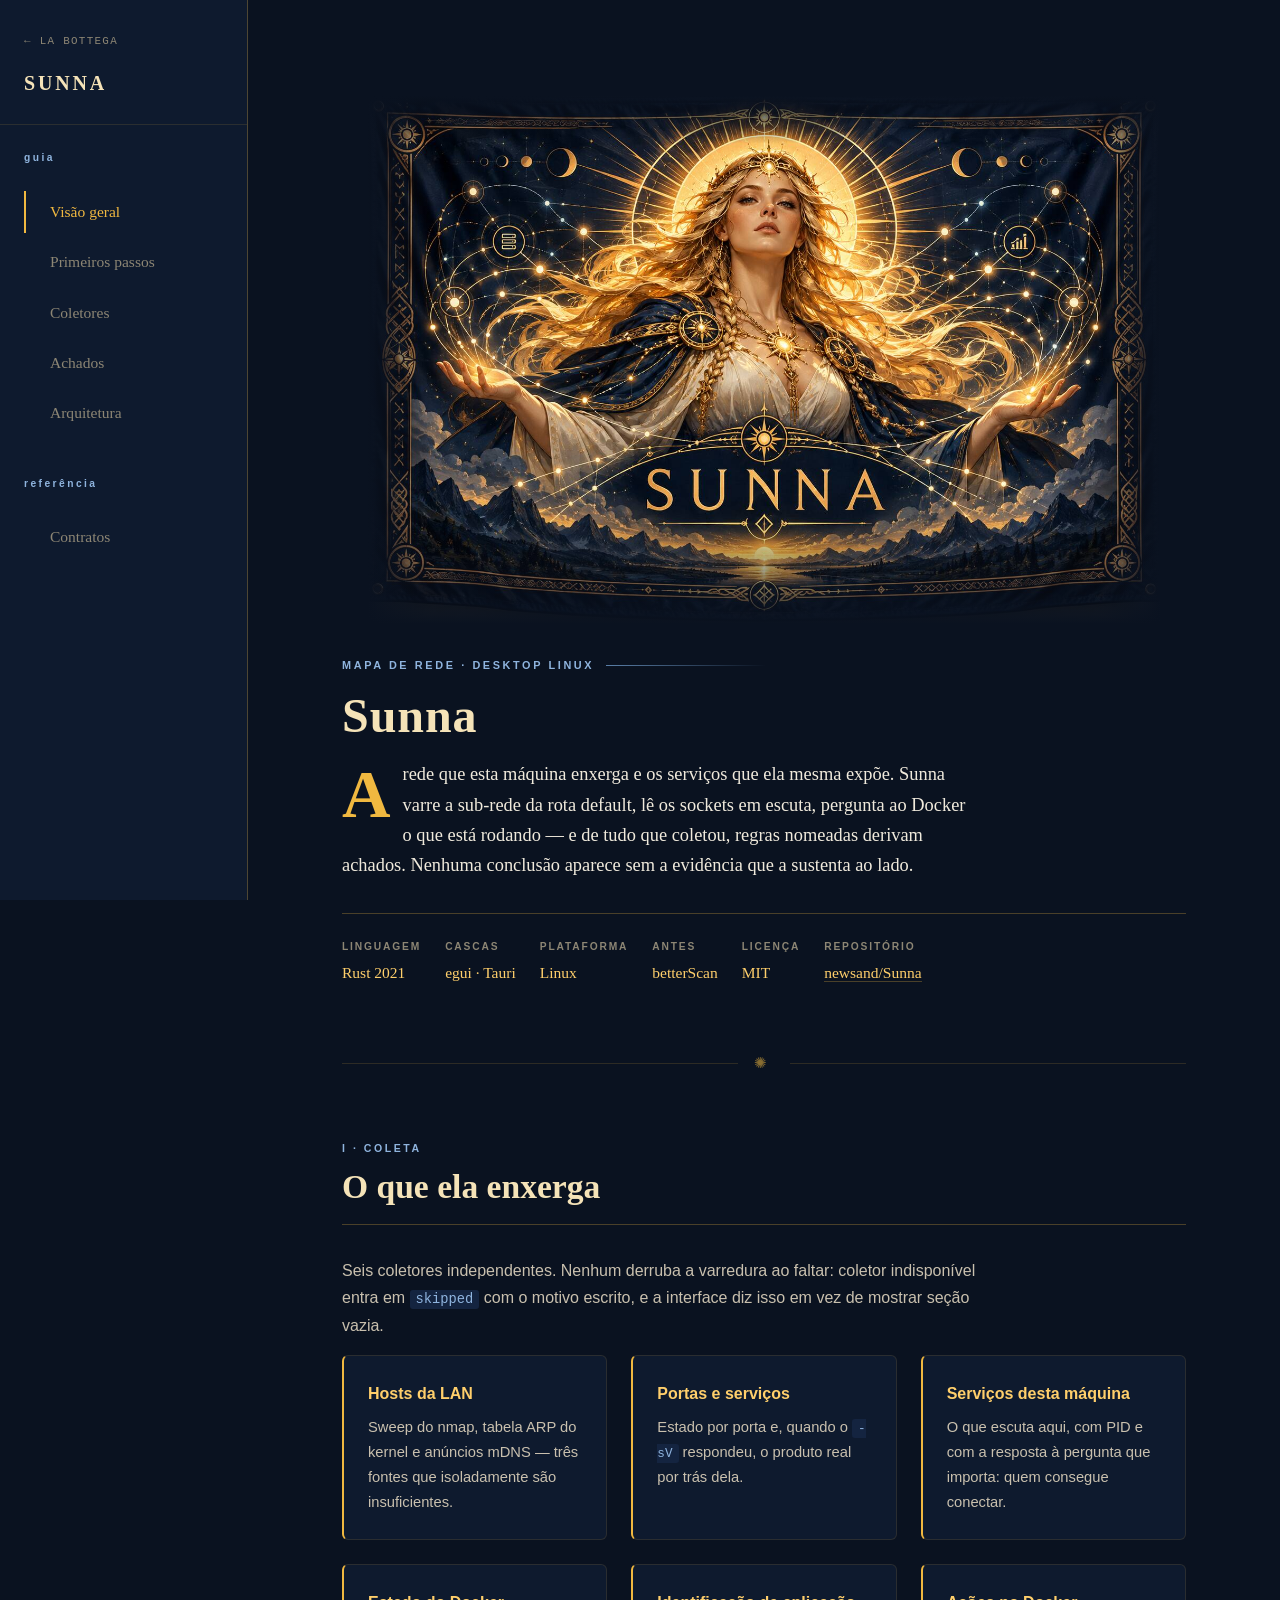
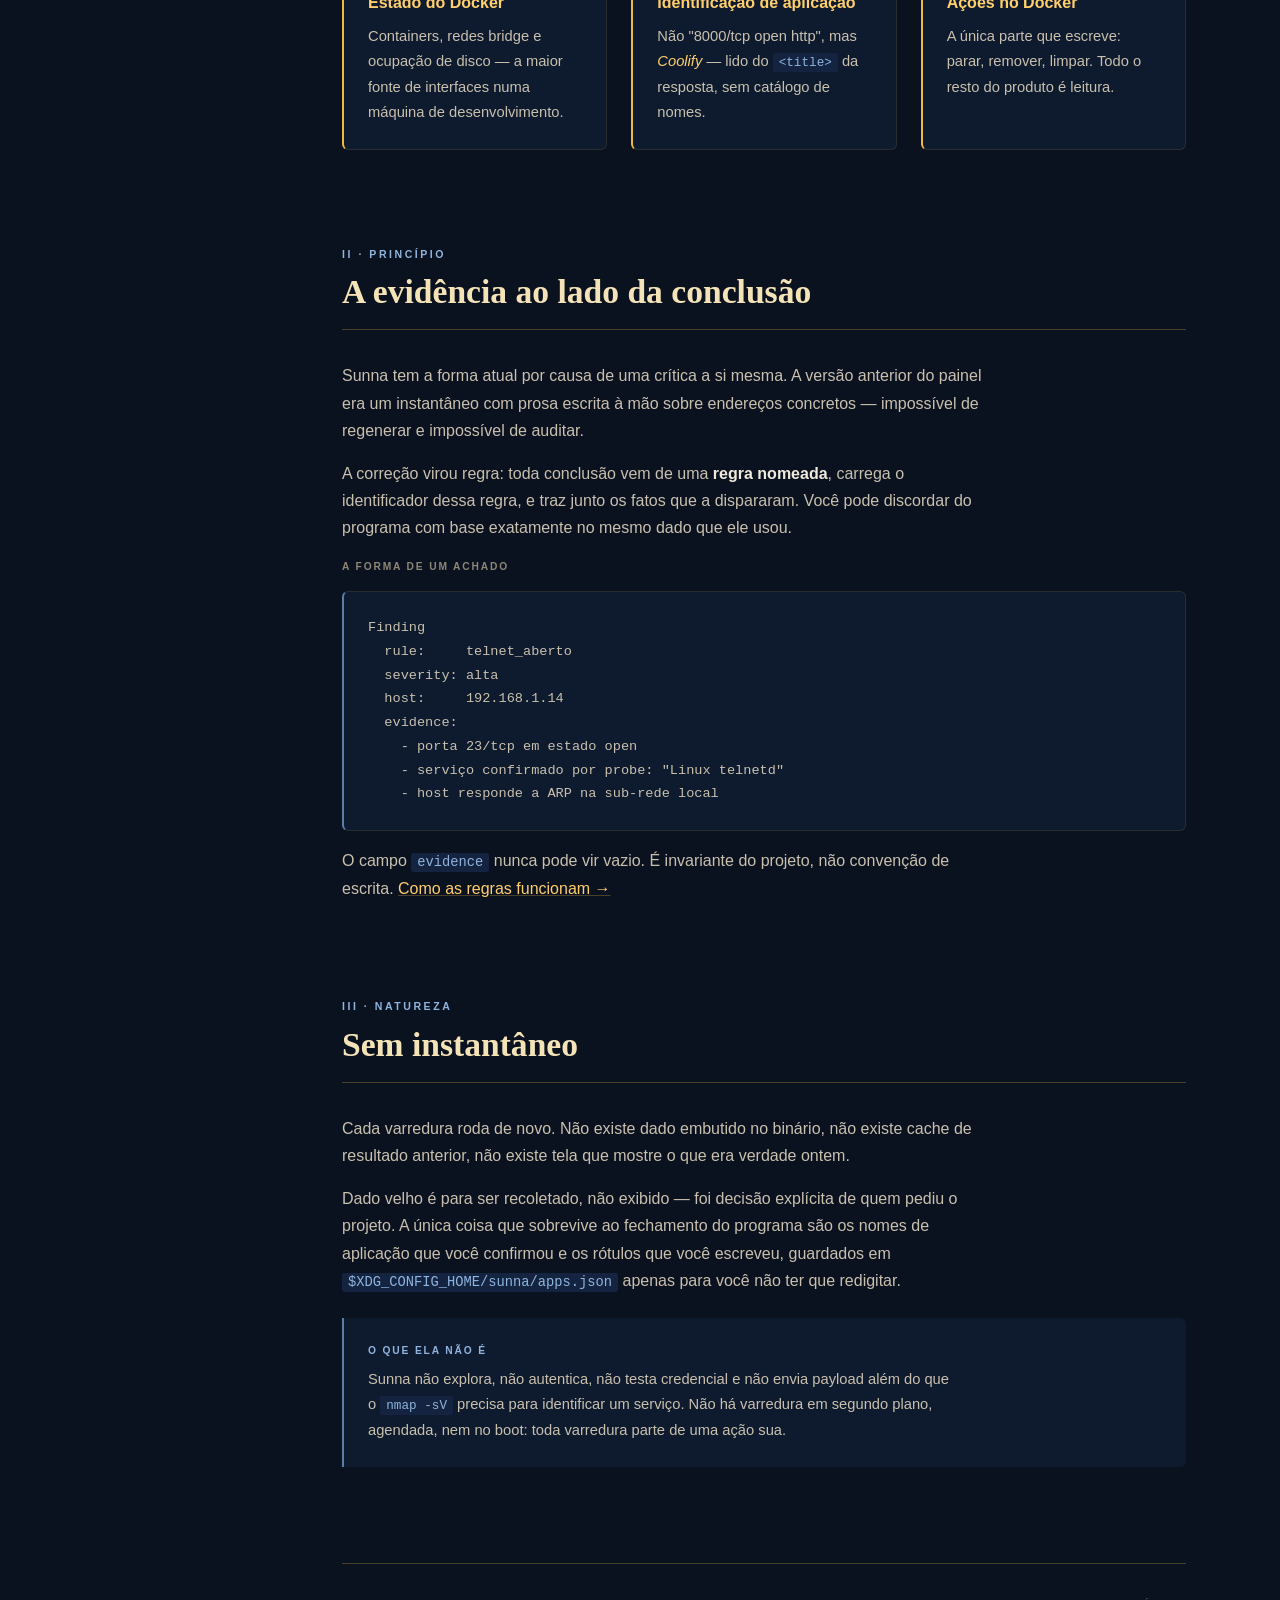
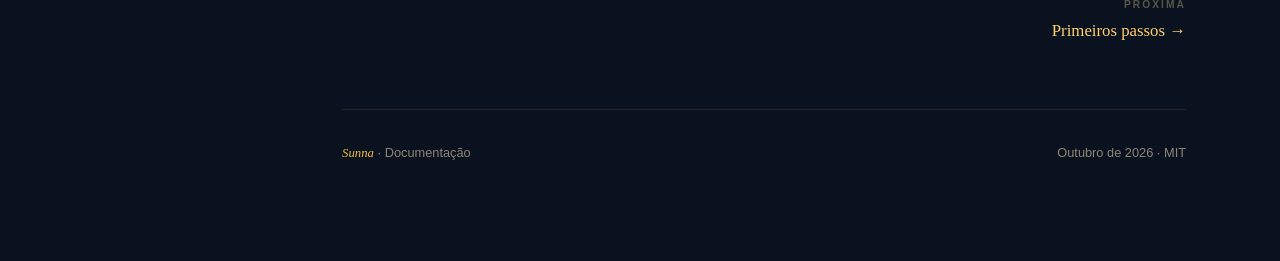
<file: sunna/index.html>
<!DOCTYPE html>
<html lang="pt-BR">
<head>
<meta charset="UTF-8">
<meta name="viewport" content="width=device-width, initial-scale=1.0">
<title>Sunna — Visão geral</title>
<link rel="stylesheet" href="assets/sunna.css">
<script src="assets/sunna.js" defer></script>
</head>
<body>

<a class="skip" href="#conteudo">Pular para o conteúdo</a>

<nav class="rail" aria-label="Índice da documentação">
  <a class="rail__back" href="../index.html#pranchas"><span aria-hidden="true">&larr;</span> La Bottega</a>
  <a class="rail__brand" href="index.html">SUNNA</a>
  <p class="rail__group" id="g-guia">guia</p>
  <ul class="rail__list" aria-labelledby="g-guia">
    <li><a class="rail__link" href="index.html" aria-current="page">Visão geral</a></li>
    <li><a class="rail__link" href="inicio.html">Primeiros passos</a></li>
    <li><a class="rail__link" href="coletores.html">Coletores</a></li>
    <li><a class="rail__link" href="achados.html">Achados</a></li>
    <li><a class="rail__link" href="arquitetura.html">Arquitetura</a></li>
  </ul>
  <p class="rail__group" id="g-ref">referência</p>
  <ul class="rail__list" aria-labelledby="g-ref">
    <li><a class="rail__link" href="referencia.html">Contratos</a></li>
  </ul>
</nav>

<div class="main">
<div class="shell" id="conteudo">

  <header class="hero">
    <div class="hero__plate">
      <div class="hero__image" role="img" aria-label="Sunna, deusa solar coroada por um halo de raios, sustentando sobre montanhas uma teia de nós e arestas luminosas; moldura ornamental com runas nas bordas"></div>
      <div class="hero__veil" aria-hidden="true"></div>
    </div>

    <p class="page-head__eyebrow">Mapa de rede &middot; Desktop Linux</p>
    <h1>Sunna</h1>
    <p class="lede">A rede que esta máquina enxerga e os serviços que ela mesma expõe. Sunna varre a sub-rede da rota default, lê os sockets em escuta, pergunta ao Docker o que está rodando — e de tudo que coletou, regras nomeadas derivam achados. Nenhuma conclusão aparece sem a evidência que a sustenta ao lado.</p>

    <div class="hero__meta">
      <div>
        <span class="hero__meta-label">Linguagem</span>
        <span class="hero__meta-value">Rust 2021</span>
      </div>
      <div>
        <span class="hero__meta-label">Cascas</span>
        <span class="hero__meta-value">egui &middot; Tauri</span>
      </div>
      <div>
        <span class="hero__meta-label">Plataforma</span>
        <span class="hero__meta-value">Linux</span>
      </div>
      <div>
        <span class="hero__meta-label">Antes</span>
        <span class="hero__meta-value">betterScan</span>
      </div>
      <div>
        <span class="hero__meta-label">Licença</span>
        <span class="hero__meta-value">MIT</span>
      </div>
      <div>
        <span class="hero__meta-label">Repositório</span>
        <span class="hero__meta-value"><a href="https://github.com/newsand/Sunna" target="_blank" rel="noopener">newsand/Sunna</a></span>
      </div>
    </div>
  </header>

  <div class="ornament" aria-hidden="true"><span>&#10042;</span></div>

  <section class="section">
    <div class="section__head">
      <span class="section__number">I &middot; Coleta</span>
      <h2>O que ela enxerga</h2>
    </div>

    <p>Seis coletores independentes. Nenhum derruba a varredura ao faltar: coletor indisponível entra em <code>skipped</code> com o motivo escrito, e a interface diz isso em vez de mostrar seção vazia.</p>

    <div class="grid">
      <a class="card" href="coletores.html#hosts">
        <h4>Hosts da LAN</h4>
        <p>Sweep do nmap, tabela ARP do kernel e anúncios mDNS — três fontes que isoladamente são insuficientes.</p>
      </a>
      <a class="card" href="coletores.html#portas">
        <h4>Portas e serviços</h4>
        <p>Estado por porta e, quando o <code>-sV</code> respondeu, o produto real por trás dela.</p>
      </a>
      <a class="card" href="coletores.html#sockets">
        <h4>Serviços desta máquina</h4>
        <p>O que escuta aqui, com PID e com a resposta à pergunta que importa: quem consegue conectar.</p>
      </a>
      <a class="card" href="coletores.html#docker">
        <h4>Estado do Docker</h4>
        <p>Containers, redes bridge e ocupação de disco — a maior fonte de interfaces numa máquina de desenvolvimento.</p>
      </a>
      <a class="card" href="coletores.html#aplicacao">
        <h4>Identificação de aplicação</h4>
        <p>Não "8000/tcp open http", mas <em>Coolify</em> — lido do <code>&lt;title&gt;</code> da resposta, sem catálogo de nomes.</p>
      </a>
      <a class="card" href="coletores.html#acoes">
        <h4>Ações no Docker</h4>
        <p>A única parte que escreve: parar, remover, limpar. Todo o resto do produto é leitura.</p>
      </a>
    </div>
  </section>

  <section class="section">
    <div class="section__head">
      <span class="section__number">II &middot; Princípio</span>
      <h2>A evidência ao lado da conclusão</h2>
    </div>

    <p>Sunna tem a forma atual por causa de uma crítica a si mesma. A versão anterior do painel era um instantâneo com prosa escrita à mão sobre endereços concretos — impossível de regenerar e impossível de auditar.</p>

    <p>A correção virou regra: toda conclusão vem de uma <strong>regra nomeada</strong>, carrega o identificador dessa regra, e traz junto os fatos que a dispararam. Você pode discordar do programa com base exatamente no mesmo dado que ele usou.</p>

    <span class="code-label">a forma de um achado</span>
<pre><code>Finding
  rule:     telnet_aberto
  severity: alta
  host:     192.168.1.14
  evidence:
    - porta 23/tcp em estado open
    - serviço confirmado por probe: "Linux telnetd"
    - host responde a ARP na sub-rede local</code></pre>

    <p>O campo <code>evidence</code> nunca pode vir vazio. É invariante do projeto, não convenção de escrita. <a href="achados.html">Como as regras funcionam &rarr;</a></p>
  </section>

  <section class="section">
    <div class="section__head">
      <span class="section__number">III &middot; Natureza</span>
      <h2>Sem instantâneo</h2>
    </div>

    <p>Cada varredura roda de novo. Não existe dado embutido no binário, não existe cache de resultado anterior, não existe tela que mostre o que era verdade ontem.</p>

    <p>Dado velho é para ser recoletado, não exibido — foi decisão explícita de quem pediu o projeto. A única coisa que sobrevive ao fechamento do programa são os nomes de aplicação que você confirmou e os rótulos que você escreveu, guardados em <code>$XDG_CONFIG_HOME/sunna/apps.json</code> apenas para você não ter que redigitar.</p>

    <div class="note">
      <span class="note__label">O que ela não é</span>
      <p>Sunna não explora, não autentica, não testa credencial e não envia payload além do que o <code>nmap -sV</code> precisa para identificar um serviço. Não há varredura em segundo plano, agendada, nem no boot: toda varredura parte de uma ação sua.</p>
    </div>
  </section>

  <nav class="next" aria-label="Navegação entre páginas">
    <a class="next__link next__link--fwd" href="inicio.html">
      <span class="next__dir">Próxima</span>
      <span class="next__title">Primeiros passos &rarr;</span>
    </a>
  </nav>

  <footer>
    <span><em>Sunna</em> &middot; Documentação</span>
    <span>Outubro de 2026 &middot; MIT</span>
  </footer>

</div>
</div>

</body>
</html>
</file>
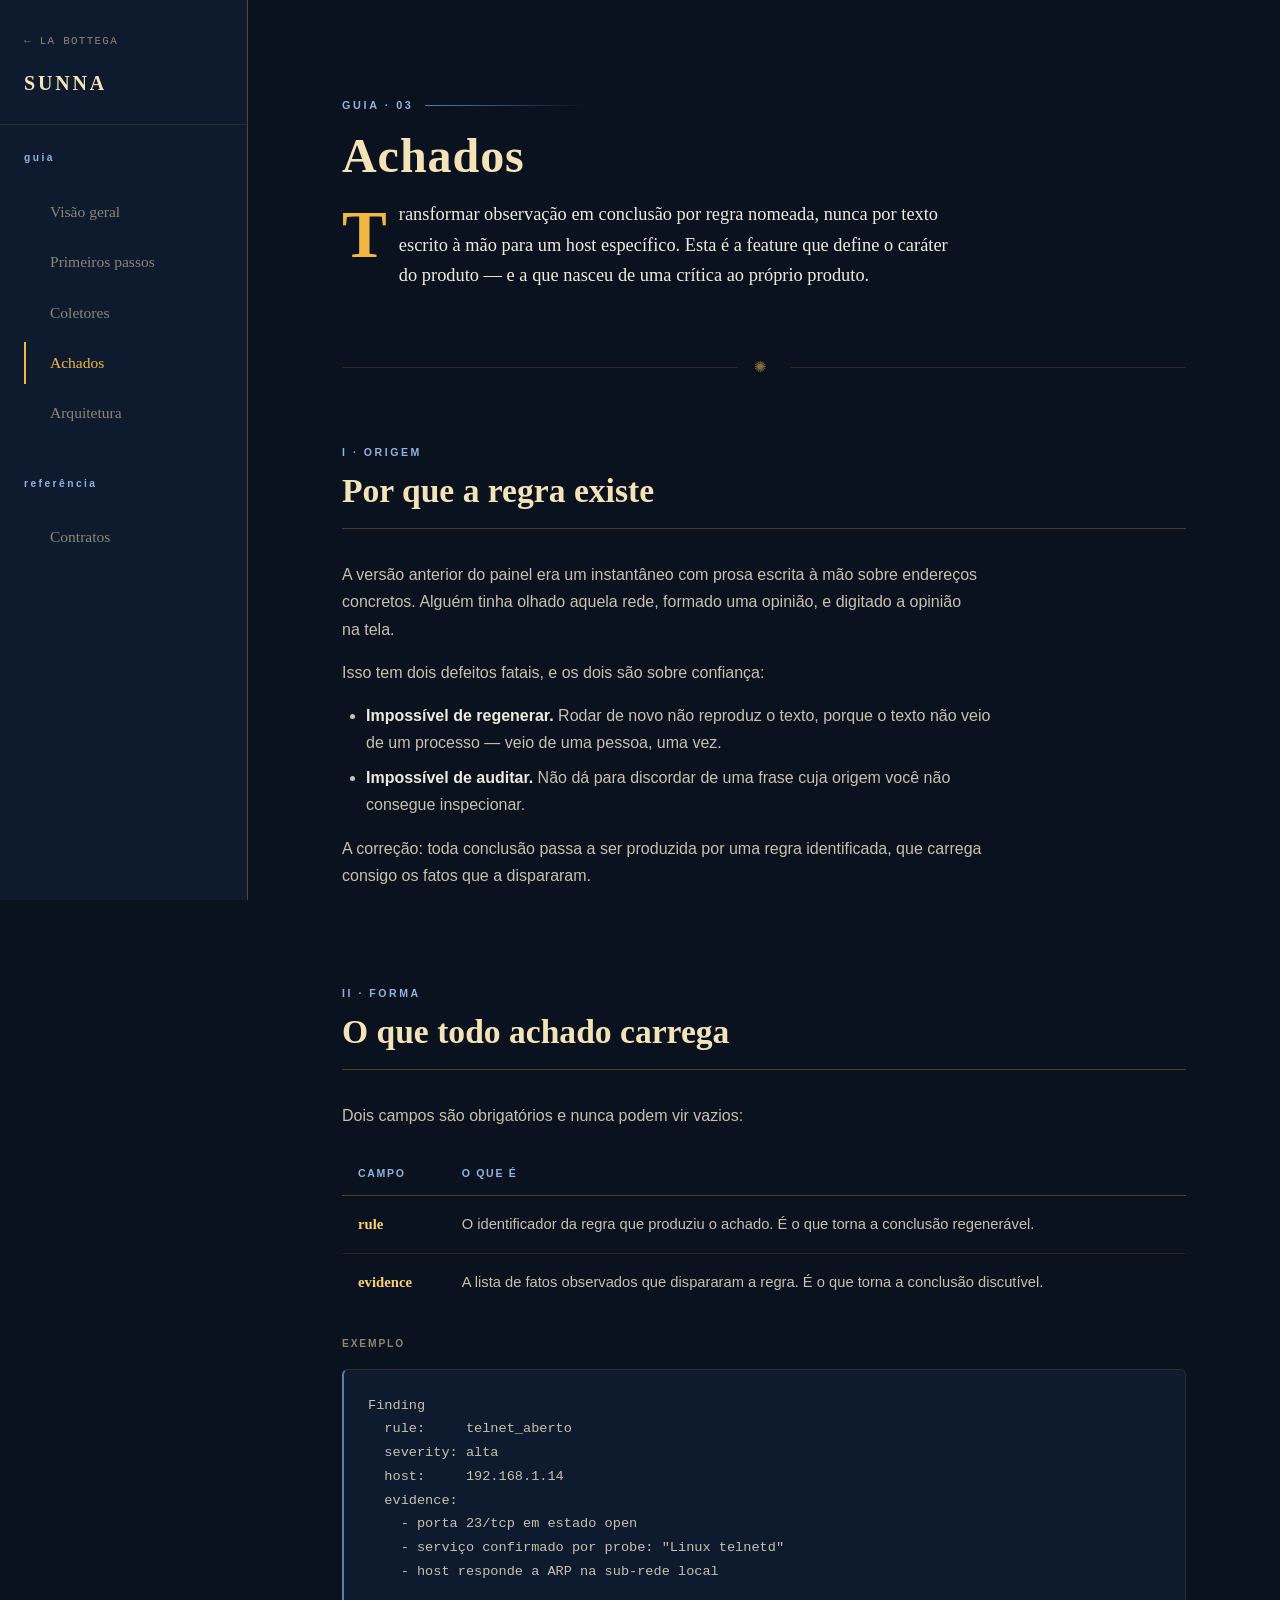
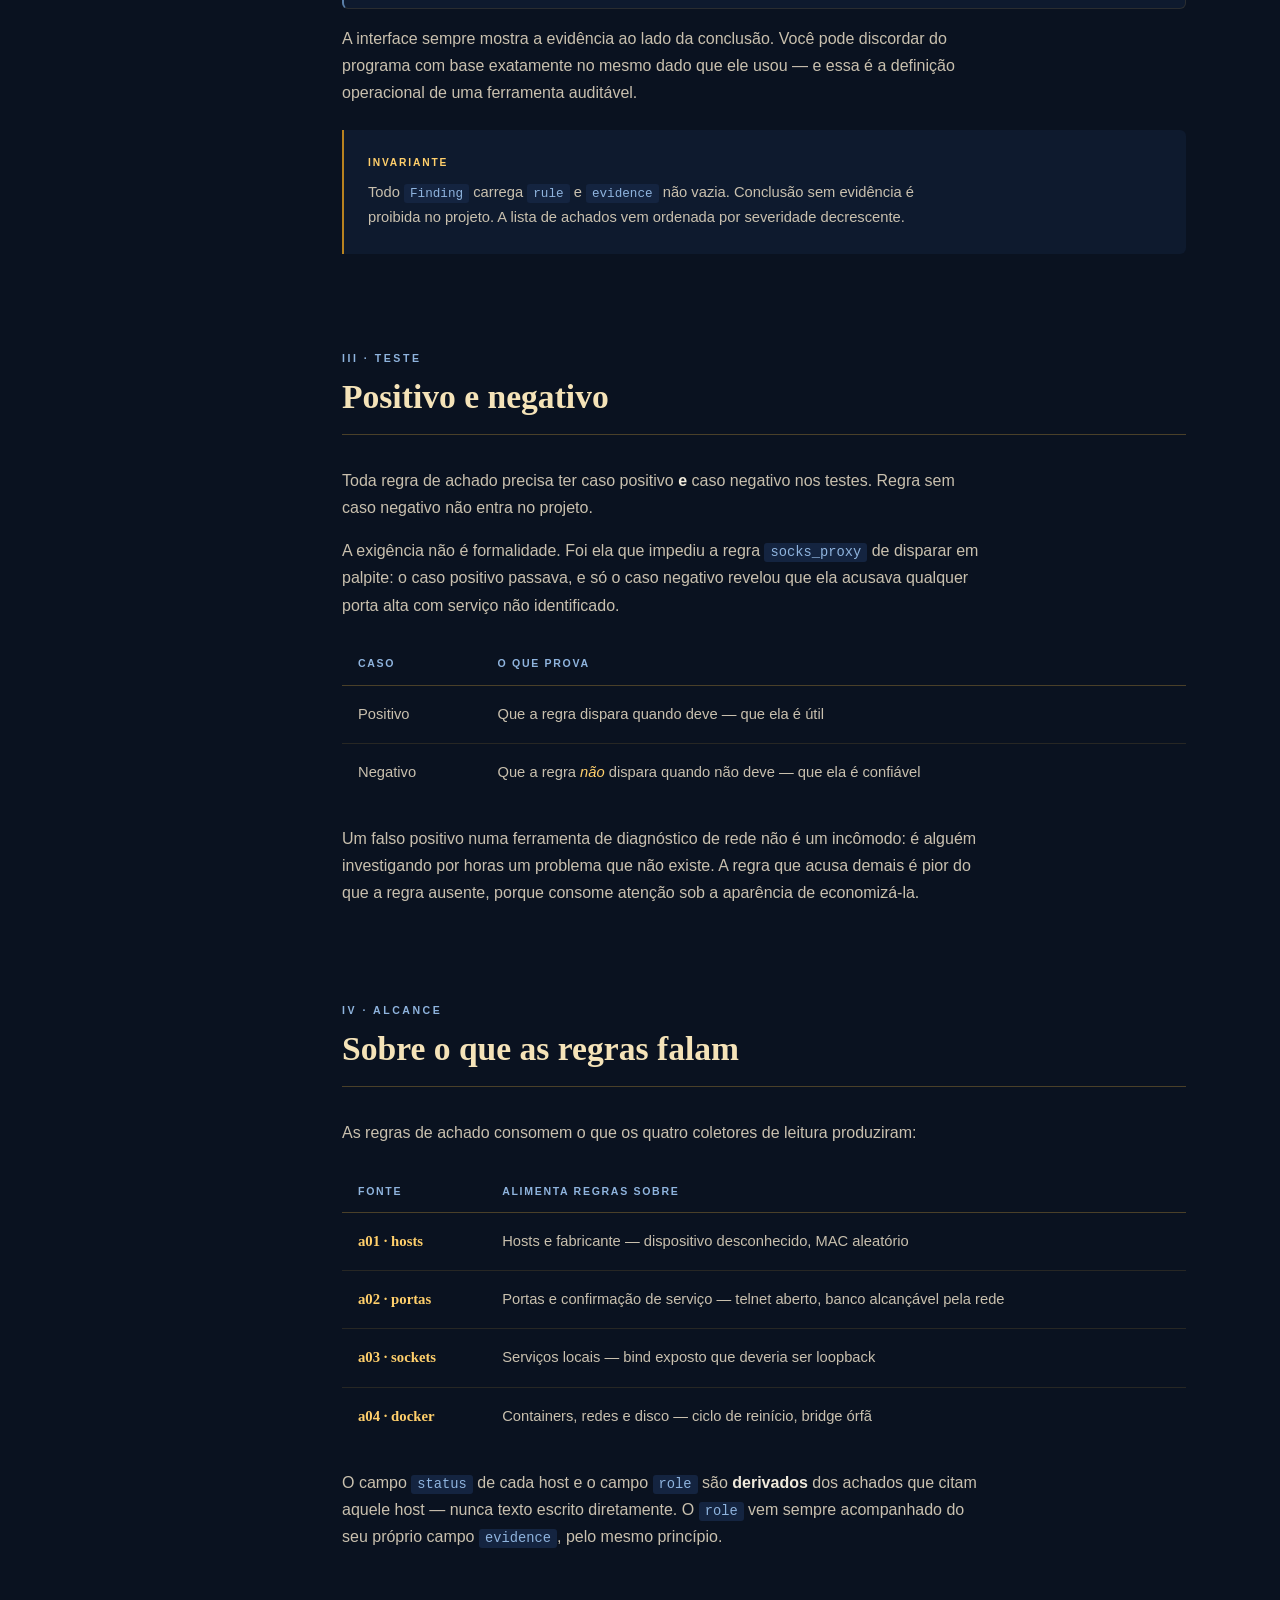
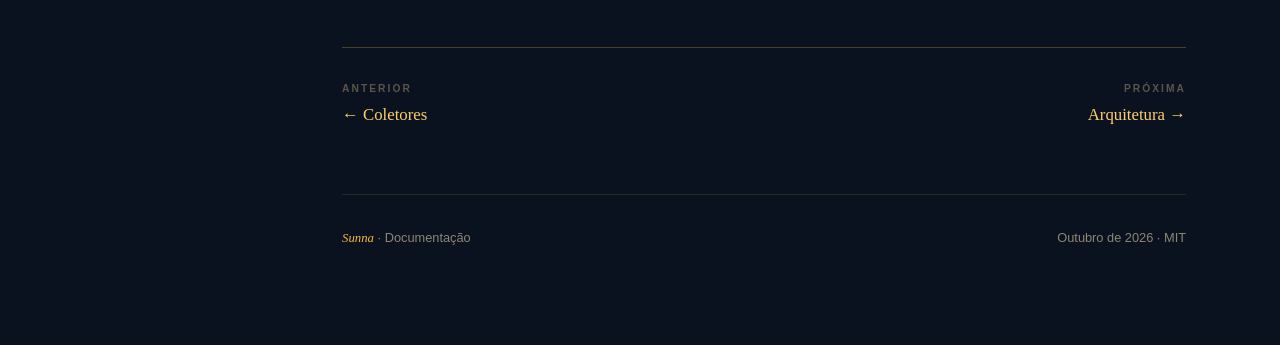
<file: sunna/achados.html>
<!DOCTYPE html>
<html lang="pt-BR">
<head>
<meta charset="UTF-8">
<meta name="viewport" content="width=device-width, initial-scale=1.0">
<title>Sunna — Achados</title>
<link rel="stylesheet" href="assets/sunna.css">
<script src="assets/sunna.js" defer></script>
</head>
<body>

<a class="skip" href="#conteudo">Pular para o conteúdo</a>

<nav class="rail" aria-label="Índice da documentação">
  <a class="rail__back" href="../index.html#pranchas"><span aria-hidden="true">&larr;</span> La Bottega</a>
  <a class="rail__brand" href="index.html">SUNNA</a>
  <p class="rail__group" id="g-guia">guia</p>
  <ul class="rail__list" aria-labelledby="g-guia">
    <li><a class="rail__link" href="index.html">Visão geral</a></li>
    <li><a class="rail__link" href="inicio.html">Primeiros passos</a></li>
    <li><a class="rail__link" href="coletores.html">Coletores</a></li>
    <li><a class="rail__link" href="achados.html" aria-current="page">Achados</a></li>
    <li><a class="rail__link" href="arquitetura.html">Arquitetura</a></li>
  </ul>
  <p class="rail__group" id="g-ref">referência</p>
  <ul class="rail__list" aria-labelledby="g-ref">
    <li><a class="rail__link" href="referencia.html">Contratos</a></li>
  </ul>
</nav>

<div class="main">
<div class="shell" id="conteudo">

  <header class="page-head">
    <p class="page-head__eyebrow">Guia &middot; 03</p>
    <h1>Achados</h1>
    <p class="lede">Transformar observação em conclusão por regra nomeada, nunca por texto escrito à mão para um host específico. Esta é a feature que define o caráter do produto — e a que nasceu de uma crítica ao próprio produto.</p>
  </header>

  <div class="ornament" aria-hidden="true"><span>&#10042;</span></div>

  <section class="section">
    <div class="section__head">
      <span class="section__number">I &middot; Origem</span>
      <h2>Por que a regra existe</h2>
    </div>

    <p>A versão anterior do painel era um instantâneo com prosa escrita à mão sobre endereços concretos. Alguém tinha olhado aquela rede, formado uma opinião, e digitado a opinião na tela.</p>

    <p>Isso tem dois defeitos fatais, e os dois são sobre confiança:</p>

    <ul>
      <li><strong>Impossível de regenerar.</strong> Rodar de novo não reproduz o texto, porque o texto não veio de um processo — veio de uma pessoa, uma vez.</li>
      <li><strong>Impossível de auditar.</strong> Não dá para discordar de uma frase cuja origem você não consegue inspecionar.</li>
    </ul>

    <p>A correção: toda conclusão passa a ser produzida por uma regra identificada, que carrega consigo os fatos que a dispararam.</p>
  </section>

  <section class="section">
    <div class="section__head">
      <span class="section__number">II &middot; Forma</span>
      <h2>O que todo achado carrega</h2>
    </div>

    <p>Dois campos são obrigatórios e nunca podem vir vazios:</p>

    <div class="table-wrap">
      <table>
        <thead>
          <tr><th>Campo</th><th>O que é</th></tr>
        </thead>
        <tbody>
          <tr><td>rule</td><td>O identificador da regra que produziu o achado. É o que torna a conclusão regenerável.</td></tr>
          <tr><td>evidence</td><td>A lista de fatos observados que dispararam a regra. É o que torna a conclusão discutível.</td></tr>
        </tbody>
      </table>
    </div>

    <span class="code-label">exemplo</span>
<pre><code>Finding
  rule:     telnet_aberto
  severity: alta
  host:     192.168.1.14
  evidence:
    - porta 23/tcp em estado open
    - serviço confirmado por probe: "Linux telnetd"
    - host responde a ARP na sub-rede local</code></pre>

    <p>A interface sempre mostra a evidência ao lado da conclusão. Você pode discordar do programa com base exatamente no mesmo dado que ele usou — e essa é a definição operacional de uma ferramenta auditável.</p>

    <div class="note note--rule">
      <span class="note__label">Invariante</span>
      <p>Todo <code>Finding</code> carrega <code>rule</code> e <code>evidence</code> não vazia. Conclusão sem evidência é proibida no projeto. A lista de achados vem ordenada por severidade decrescente.</p>
    </div>
  </section>

  <section class="section">
    <div class="section__head">
      <span class="section__number">III &middot; Teste</span>
      <h2>Positivo e negativo</h2>
    </div>

    <p>Toda regra de achado precisa ter caso positivo <strong>e</strong> caso negativo nos testes. Regra sem caso negativo não entra no projeto.</p>

    <p>A exigência não é formalidade. Foi ela que impediu a regra <code>socks_proxy</code> de disparar em palpite: o caso positivo passava, e só o caso negativo revelou que ela acusava qualquer porta alta com serviço não identificado.</p>

    <div class="table-wrap">
      <table class="table--cases">
        <thead>
          <tr><th>Caso</th><th>O que prova</th></tr>
        </thead>
        <tbody>
          <tr><td>Positivo</td><td>Que a regra dispara quando deve — que ela é útil</td></tr>
          <tr><td>Negativo</td><td>Que a regra <em>não</em> dispara quando não deve — que ela é confiável</td></tr>
        </tbody>
      </table>
    </div>

    <p>Um falso positivo numa ferramenta de diagnóstico de rede não é um incômodo: é alguém investigando por horas um problema que não existe. A regra que acusa demais é pior do que a regra ausente, porque consome atenção sob a aparência de economizá-la.</p>
  </section>

  <section class="section">
    <div class="section__head">
      <span class="section__number">IV &middot; Alcance</span>
      <h2>Sobre o que as regras falam</h2>
    </div>

    <p>As regras de achado consomem o que os quatro coletores de leitura produziram:</p>

    <div class="table-wrap">
      <table>
        <thead>
          <tr><th>Fonte</th><th>Alimenta regras sobre</th></tr>
        </thead>
        <tbody>
          <tr><td>a01 &middot; hosts</td><td>Hosts e fabricante &mdash; dispositivo desconhecido, MAC aleatório</td></tr>
          <tr><td>a02 &middot; portas</td><td>Portas e confirmação de serviço &mdash; telnet aberto, banco alcançável pela rede</td></tr>
          <tr><td>a03 &middot; sockets</td><td>Serviços locais &mdash; bind exposto que deveria ser loopback</td></tr>
          <tr><td>a04 &middot; docker</td><td>Containers, redes e disco &mdash; ciclo de reinício, bridge órfã</td></tr>
        </tbody>
      </table>
    </div>

    <p>O campo <code>status</code> de cada host e o campo <code>role</code> são <strong>derivados</strong> dos achados que citam aquele host — nunca texto escrito diretamente. O <code>role</code> vem sempre acompanhado do seu próprio campo <code>evidence</code>, pelo mesmo princípio.</p>
  </section>

  <nav class="next" aria-label="Navegação entre páginas">
    <a class="next__link" href="coletores.html">
      <span class="next__dir">Anterior</span>
      <span class="next__title">&larr; Coletores</span>
    </a>
    <a class="next__link next__link--fwd" href="arquitetura.html">
      <span class="next__dir">Próxima</span>
      <span class="next__title">Arquitetura &rarr;</span>
    </a>
  </nav>

  <footer>
    <span><em>Sunna</em> &middot; Documentação</span>
    <span>Outubro de 2026 &middot; MIT</span>
  </footer>

</div>
</div>

</body>
</html>
</file>
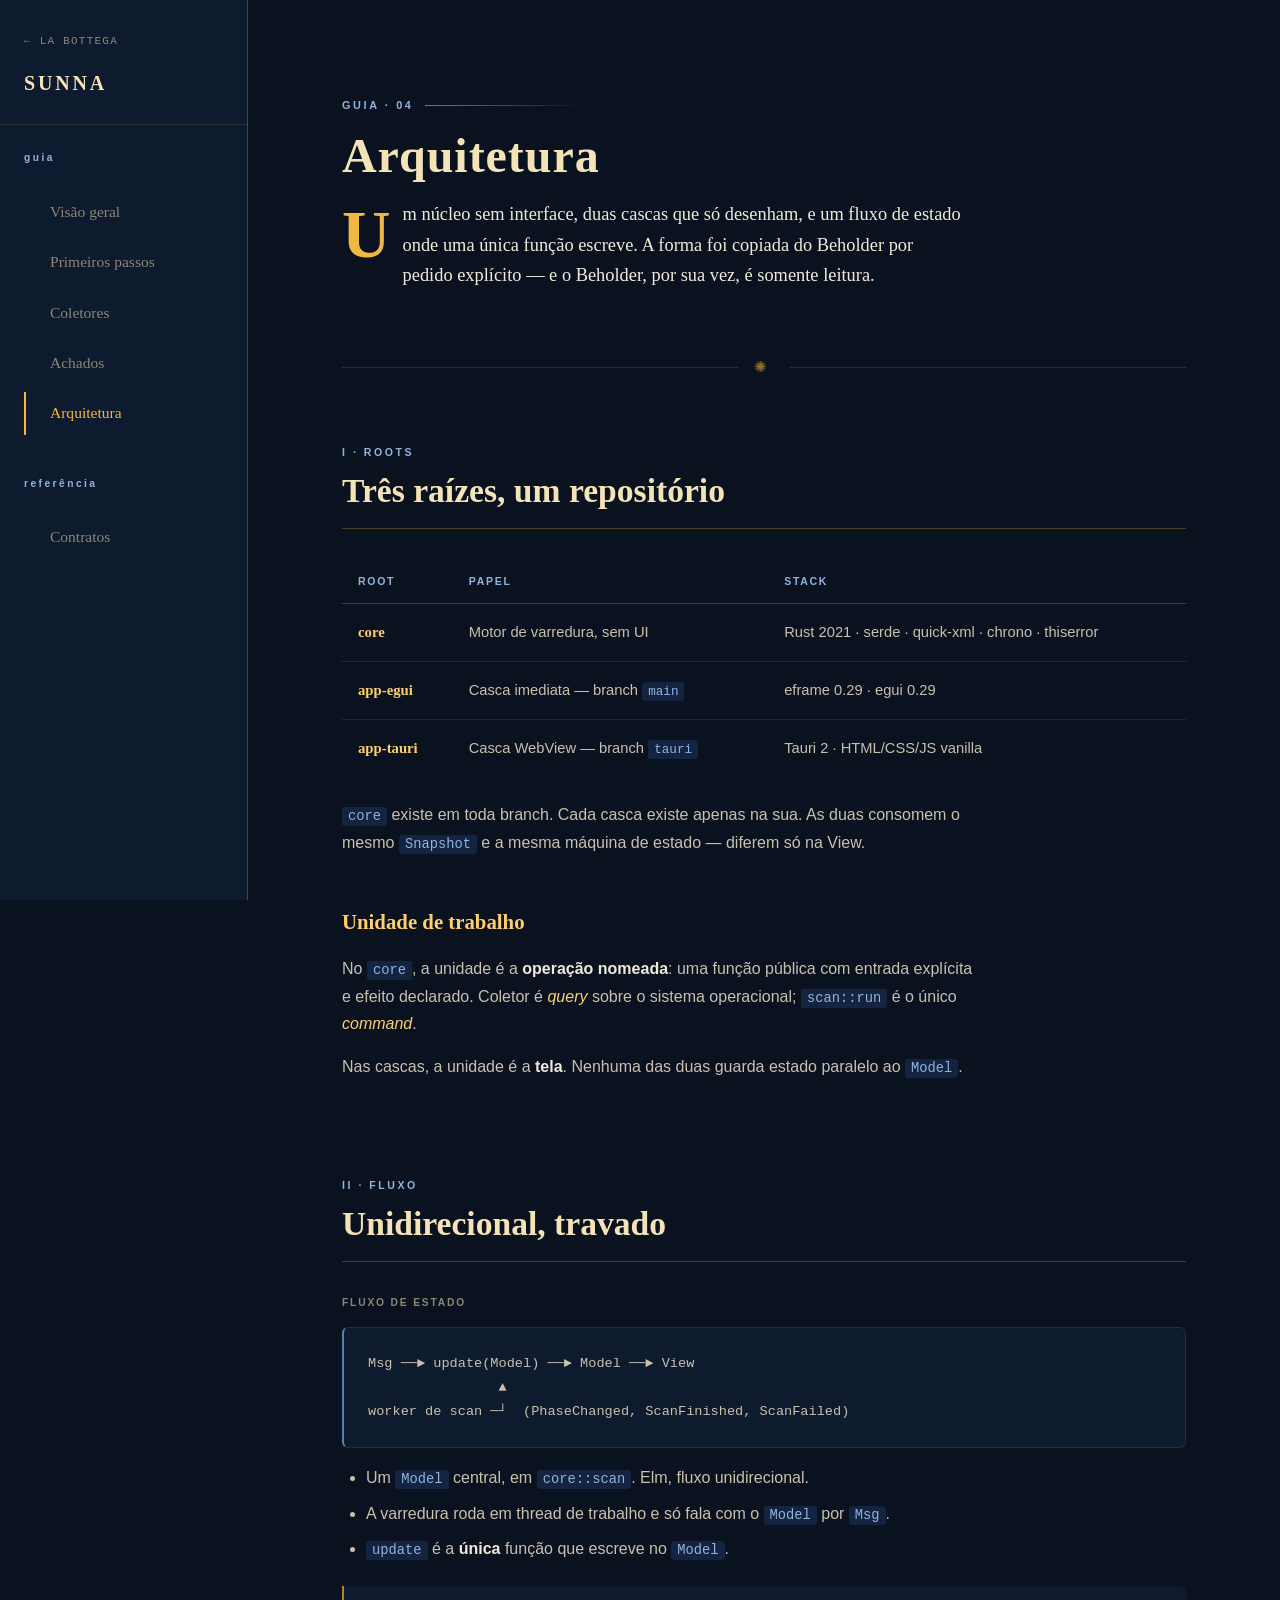
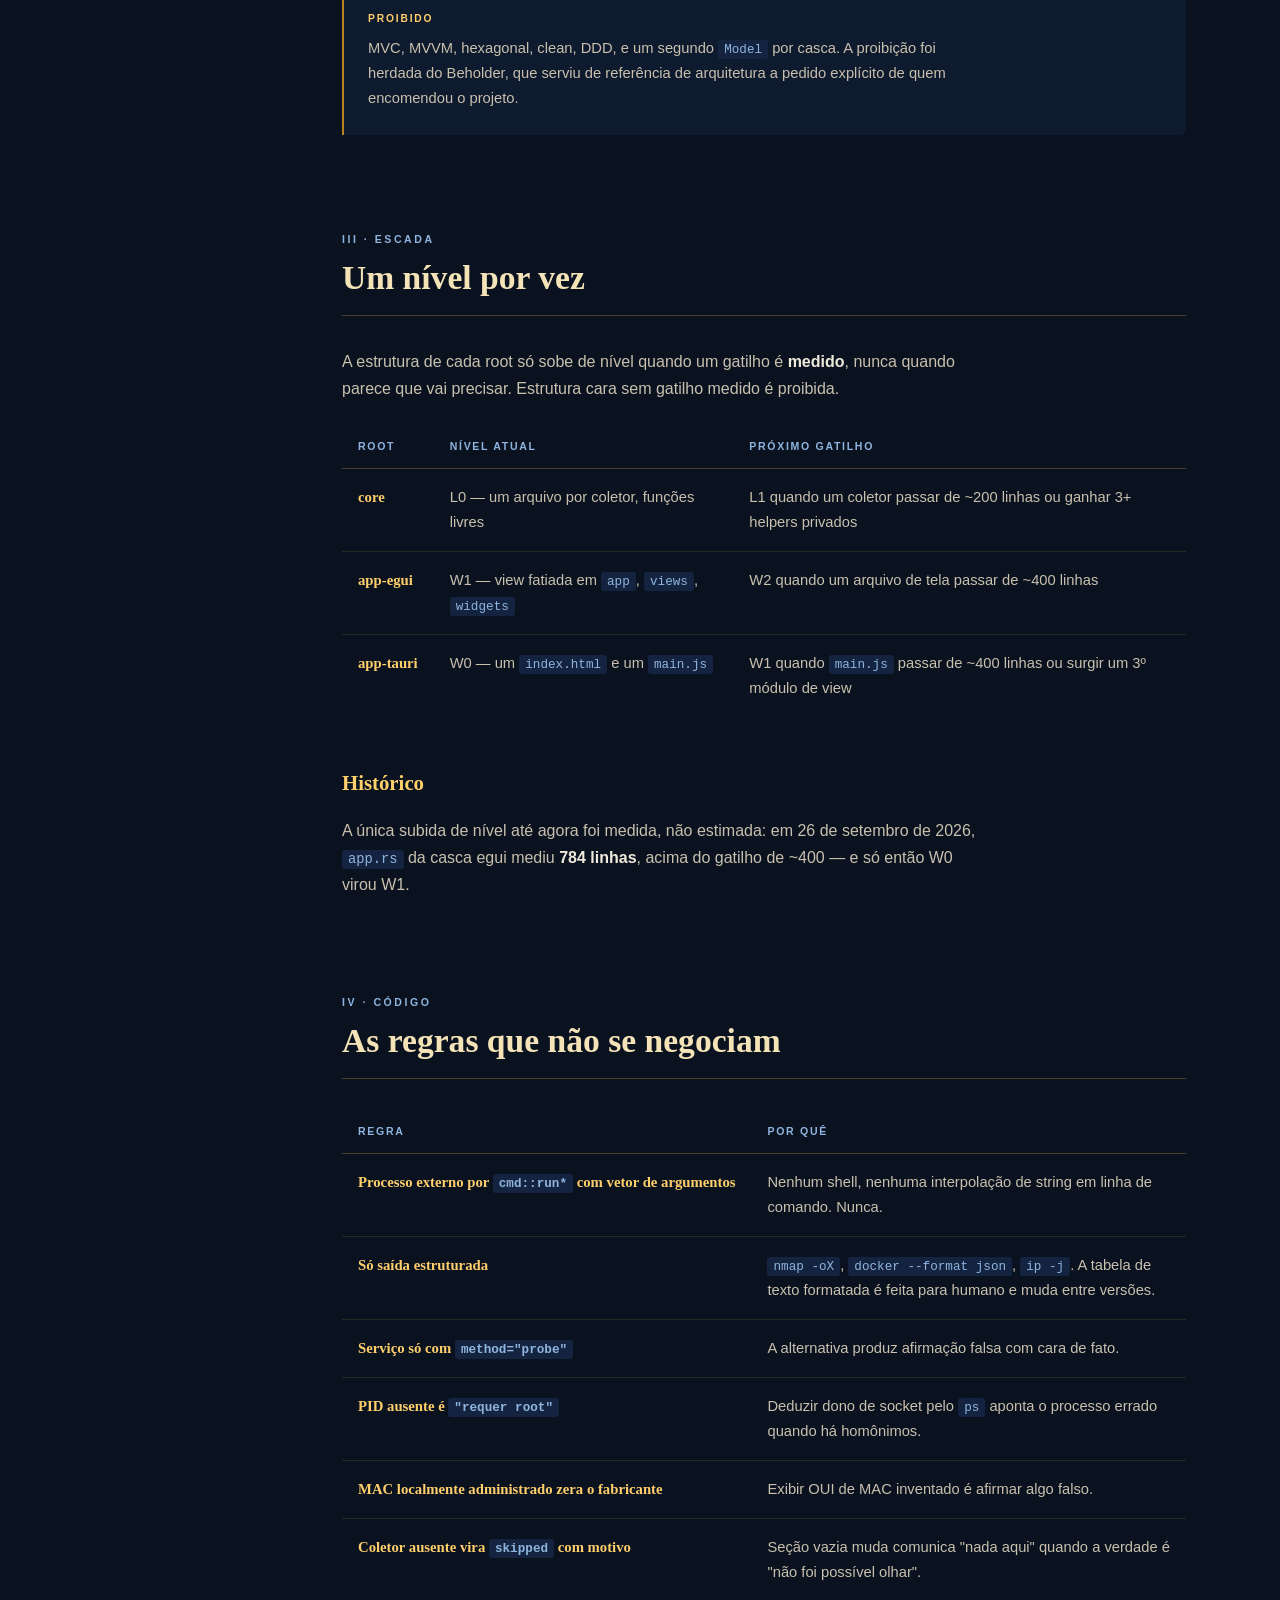
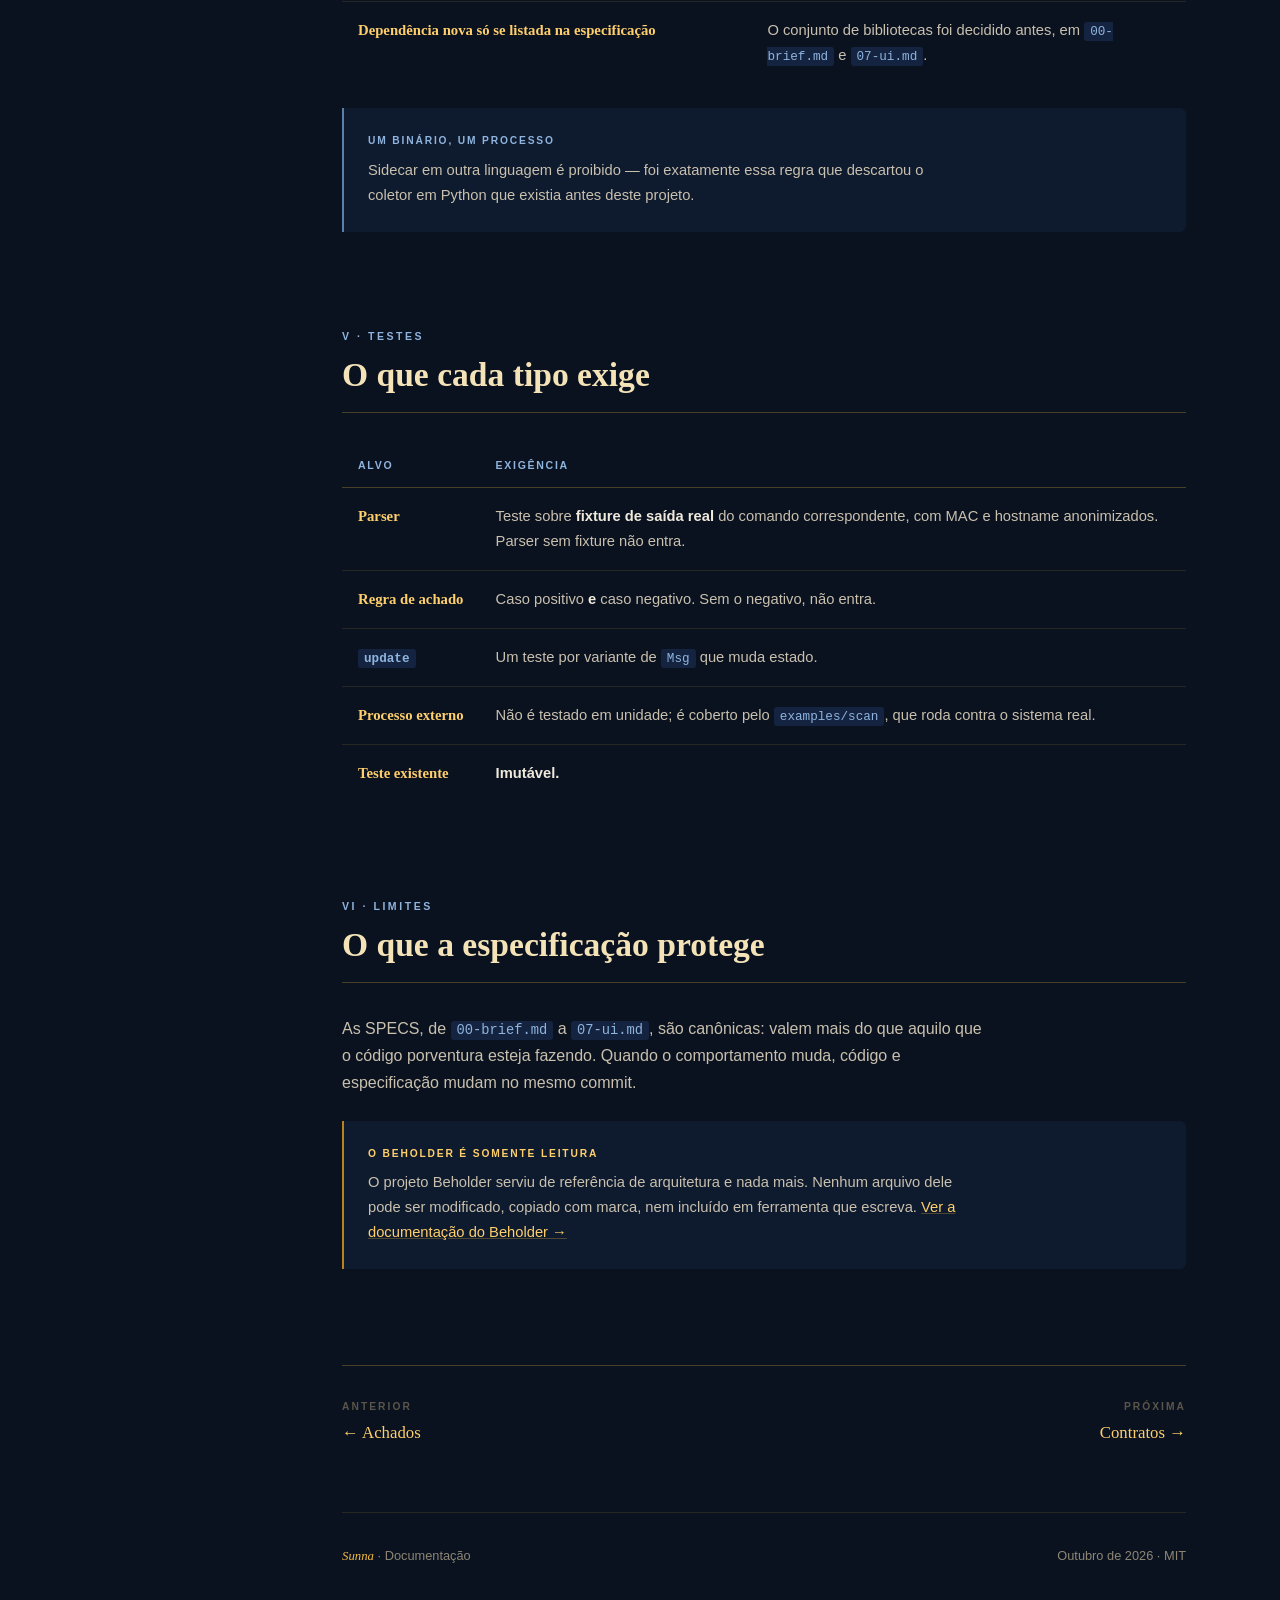
<file: sunna/arquitetura.html>
<!DOCTYPE html>
<html lang="pt-BR">
<head>
<meta charset="UTF-8">
<meta name="viewport" content="width=device-width, initial-scale=1.0">
<title>Sunna — Arquitetura</title>
<link rel="stylesheet" href="assets/sunna.css">
<script src="assets/sunna.js" defer></script>
</head>
<body>

<a class="skip" href="#conteudo">Pular para o conteúdo</a>

<nav class="rail" aria-label="Índice da documentação">
  <a class="rail__back" href="../index.html#pranchas"><span aria-hidden="true">&larr;</span> La Bottega</a>
  <a class="rail__brand" href="index.html">SUNNA</a>
  <p class="rail__group" id="g-guia">guia</p>
  <ul class="rail__list" aria-labelledby="g-guia">
    <li><a class="rail__link" href="index.html">Visão geral</a></li>
    <li><a class="rail__link" href="inicio.html">Primeiros passos</a></li>
    <li><a class="rail__link" href="coletores.html">Coletores</a></li>
    <li><a class="rail__link" href="achados.html">Achados</a></li>
    <li><a class="rail__link" href="arquitetura.html" aria-current="page">Arquitetura</a></li>
  </ul>
  <p class="rail__group" id="g-ref">referência</p>
  <ul class="rail__list" aria-labelledby="g-ref">
    <li><a class="rail__link" href="referencia.html">Contratos</a></li>
  </ul>
</nav>

<div class="main">
<div class="shell" id="conteudo">

  <header class="page-head">
    <p class="page-head__eyebrow">Guia &middot; 04</p>
    <h1>Arquitetura</h1>
    <p class="lede">Um núcleo sem interface, duas cascas que só desenham, e um fluxo de estado onde uma única função escreve. A forma foi copiada do Beholder por pedido explícito — e o Beholder, por sua vez, é somente leitura.</p>
  </header>

  <div class="ornament" aria-hidden="true"><span>&#10042;</span></div>

  <section class="section">
    <div class="section__head">
      <span class="section__number">I &middot; Roots</span>
      <h2>Três raízes, um repositório</h2>
    </div>

    <div class="table-wrap">
      <table>
        <thead>
          <tr><th>Root</th><th>Papel</th><th>Stack</th></tr>
        </thead>
        <tbody>
          <tr><td>core</td><td>Motor de varredura, sem UI</td><td>Rust 2021 &middot; serde &middot; quick-xml &middot; chrono &middot; thiserror</td></tr>
          <tr><td>app-egui</td><td>Casca imediata &mdash; branch <code>main</code></td><td>eframe 0.29 &middot; egui 0.29</td></tr>
          <tr><td>app-tauri</td><td>Casca WebView &mdash; branch <code>tauri</code></td><td>Tauri 2 &middot; HTML/CSS/JS vanilla</td></tr>
        </tbody>
      </table>
    </div>

    <p><code>core</code> existe em toda branch. Cada casca existe apenas na sua. As duas consomem o mesmo <code>Snapshot</code> e a mesma máquina de estado — diferem só na View.</p>

    <h3>Unidade de trabalho</h3>
    <p>No <code>core</code>, a unidade é a <strong>operação nomeada</strong>: uma função pública com entrada explícita e efeito declarado. Coletor é <em>query</em> sobre o sistema operacional; <code>scan::run</code> é o único <em>command</em>.</p>

    <p>Nas cascas, a unidade é a <strong>tela</strong>. Nenhuma das duas guarda estado paralelo ao <code>Model</code>.</p>
  </section>

  <section class="section">
    <div class="section__head">
      <span class="section__number">II &middot; Fluxo</span>
      <h2>Unidirecional, travado</h2>
    </div>

    <span class="code-label">fluxo de estado</span>
<pre><code>Msg ──► update(Model) ──► Model ──► View
                ▲
worker de scan ─┘  (PhaseChanged, ScanFinished, ScanFailed)</code></pre>

    <ul>
      <li>Um <code>Model</code> central, em <code>core::scan</code>. Elm, fluxo unidirecional.</li>
      <li>A varredura roda em thread de trabalho e só fala com o <code>Model</code> por <code>Msg</code>.</li>
      <li><code>update</code> é a <strong>única</strong> função que escreve no <code>Model</code>.</li>
    </ul>

    <div class="note note--rule">
      <span class="note__label">Proibido</span>
      <p>MVC, MVVM, hexagonal, clean, DDD, e um segundo <code>Model</code> por casca. A proibição foi herdada do Beholder, que serviu de referência de arquitetura a pedido explícito de quem encomendou o projeto.</p>
    </div>
  </section>

  <section class="section">
    <div class="section__head">
      <span class="section__number">III &middot; Escada</span>
      <h2>Um nível por vez</h2>
    </div>

    <p>A estrutura de cada root só sobe de nível quando um gatilho é <strong>medido</strong>, nunca quando parece que vai precisar. Estrutura cara sem gatilho medido é proibida.</p>

    <div class="table-wrap">
      <table>
        <thead>
          <tr><th>Root</th><th>Nível atual</th><th>Próximo gatilho</th></tr>
        </thead>
        <tbody>
          <tr><td>core</td><td>L0 &mdash; um arquivo por coletor, funções livres</td><td>L1 quando um coletor passar de ~200 linhas ou ganhar 3+ helpers privados</td></tr>
          <tr><td>app-egui</td><td>W1 &mdash; view fatiada em <code>app</code>, <code>views</code>, <code>widgets</code></td><td>W2 quando um arquivo de tela passar de ~400 linhas</td></tr>
          <tr><td>app-tauri</td><td>W0 &mdash; um <code>index.html</code> e um <code>main.js</code></td><td>W1 quando <code>main.js</code> passar de ~400 linhas ou surgir um 3º módulo de view</td></tr>
        </tbody>
      </table>
    </div>

    <h3>Histórico</h3>
    <p>A única subida de nível até agora foi medida, não estimada: em 26 de setembro de 2026, <code>app.rs</code> da casca egui mediu <strong>784 linhas</strong>, acima do gatilho de ~400 — e só então W0 virou W1.</p>
  </section>

  <section class="section">
    <div class="section__head">
      <span class="section__number">IV &middot; Código</span>
      <h2>As regras que não se negociam</h2>
    </div>

    <div class="table-wrap">
      <table>
        <thead>
          <tr><th>Regra</th><th>Por quê</th></tr>
        </thead>
        <tbody>
          <tr><td>Processo externo por <code>cmd::run*</code> com vetor de argumentos</td><td>Nenhum shell, nenhuma interpolação de string em linha de comando. Nunca.</td></tr>
          <tr><td>Só saída estruturada</td><td><code>nmap -oX</code>, <code>docker --format json</code>, <code>ip -j</code>. A tabela de texto formatada é feita para humano e muda entre versões.</td></tr>
          <tr><td>Serviço só com <code>method="probe"</code></td><td>A alternativa produz afirmação falsa com cara de fato.</td></tr>
          <tr><td>PID ausente é <code>"requer root"</code></td><td>Deduzir dono de socket pelo <code>ps</code> aponta o processo errado quando há homônimos.</td></tr>
          <tr><td>MAC localmente administrado zera o fabricante</td><td>Exibir OUI de MAC inventado é afirmar algo falso.</td></tr>
          <tr><td>Coletor ausente vira <code>skipped</code> com motivo</td><td>Seção vazia muda comunica "nada aqui" quando a verdade é "não foi possível olhar".</td></tr>
          <tr><td>Dependência nova só se listada na especificação</td><td>O conjunto de bibliotecas foi decidido antes, em <code>00-brief.md</code> e <code>07-ui.md</code>.</td></tr>
        </tbody>
      </table>
    </div>

    <div class="note">
      <span class="note__label">Um binário, um processo</span>
      <p>Sidecar em outra linguagem é proibido — foi exatamente essa regra que descartou o coletor em Python que existia antes deste projeto.</p>
    </div>
  </section>

  <section class="section">
    <div class="section__head">
      <span class="section__number">V &middot; Testes</span>
      <h2>O que cada tipo exige</h2>
    </div>

    <div class="table-wrap">
      <table>
        <thead>
          <tr><th>Alvo</th><th>Exigência</th></tr>
        </thead>
        <tbody>
          <tr><td>Parser</td><td>Teste sobre <strong>fixture de saída real</strong> do comando correspondente, com MAC e hostname anonimizados. Parser sem fixture não entra.</td></tr>
          <tr><td>Regra de achado</td><td>Caso positivo <strong>e</strong> caso negativo. Sem o negativo, não entra.</td></tr>
          <tr><td><code>update</code></td><td>Um teste por variante de <code>Msg</code> que muda estado.</td></tr>
          <tr><td>Processo externo</td><td>Não é testado em unidade; é coberto pelo <code>examples/scan</code>, que roda contra o sistema real.</td></tr>
          <tr><td>Teste existente</td><td><strong>Imutável.</strong></td></tr>
        </tbody>
      </table>
    </div>
  </section>

  <section class="section">
    <div class="section__head">
      <span class="section__number">VI &middot; Limites</span>
      <h2>O que a especificação protege</h2>
    </div>

    <p>As SPECS, de <code>00-brief.md</code> a <code>07-ui.md</code>, são canônicas: valem mais do que aquilo que o código porventura esteja fazendo. Quando o comportamento muda, código e especificação mudam no mesmo commit.</p>

    <div class="note note--rule">
      <span class="note__label">O Beholder é somente leitura</span>
      <p>O projeto Beholder serviu de referência de arquitetura e nada mais. Nenhum arquivo dele pode ser modificado, copiado com marca, nem incluído em ferramenta que escreva. <a href="../beholder/index.html">Ver a documentação do Beholder &rarr;</a></p>
    </div>
  </section>

  <nav class="next" aria-label="Navegação entre páginas">
    <a class="next__link" href="achados.html">
      <span class="next__dir">Anterior</span>
      <span class="next__title">&larr; Achados</span>
    </a>
    <a class="next__link next__link--fwd" href="referencia.html">
      <span class="next__dir">Próxima</span>
      <span class="next__title">Contratos &rarr;</span>
    </a>
  </nav>

  <footer>
    <span><em>Sunna</em> &middot; Documentação</span>
    <span>Outubro de 2026 &middot; MIT</span>
  </footer>

</div>
</div>

</body>
</html>
</file>
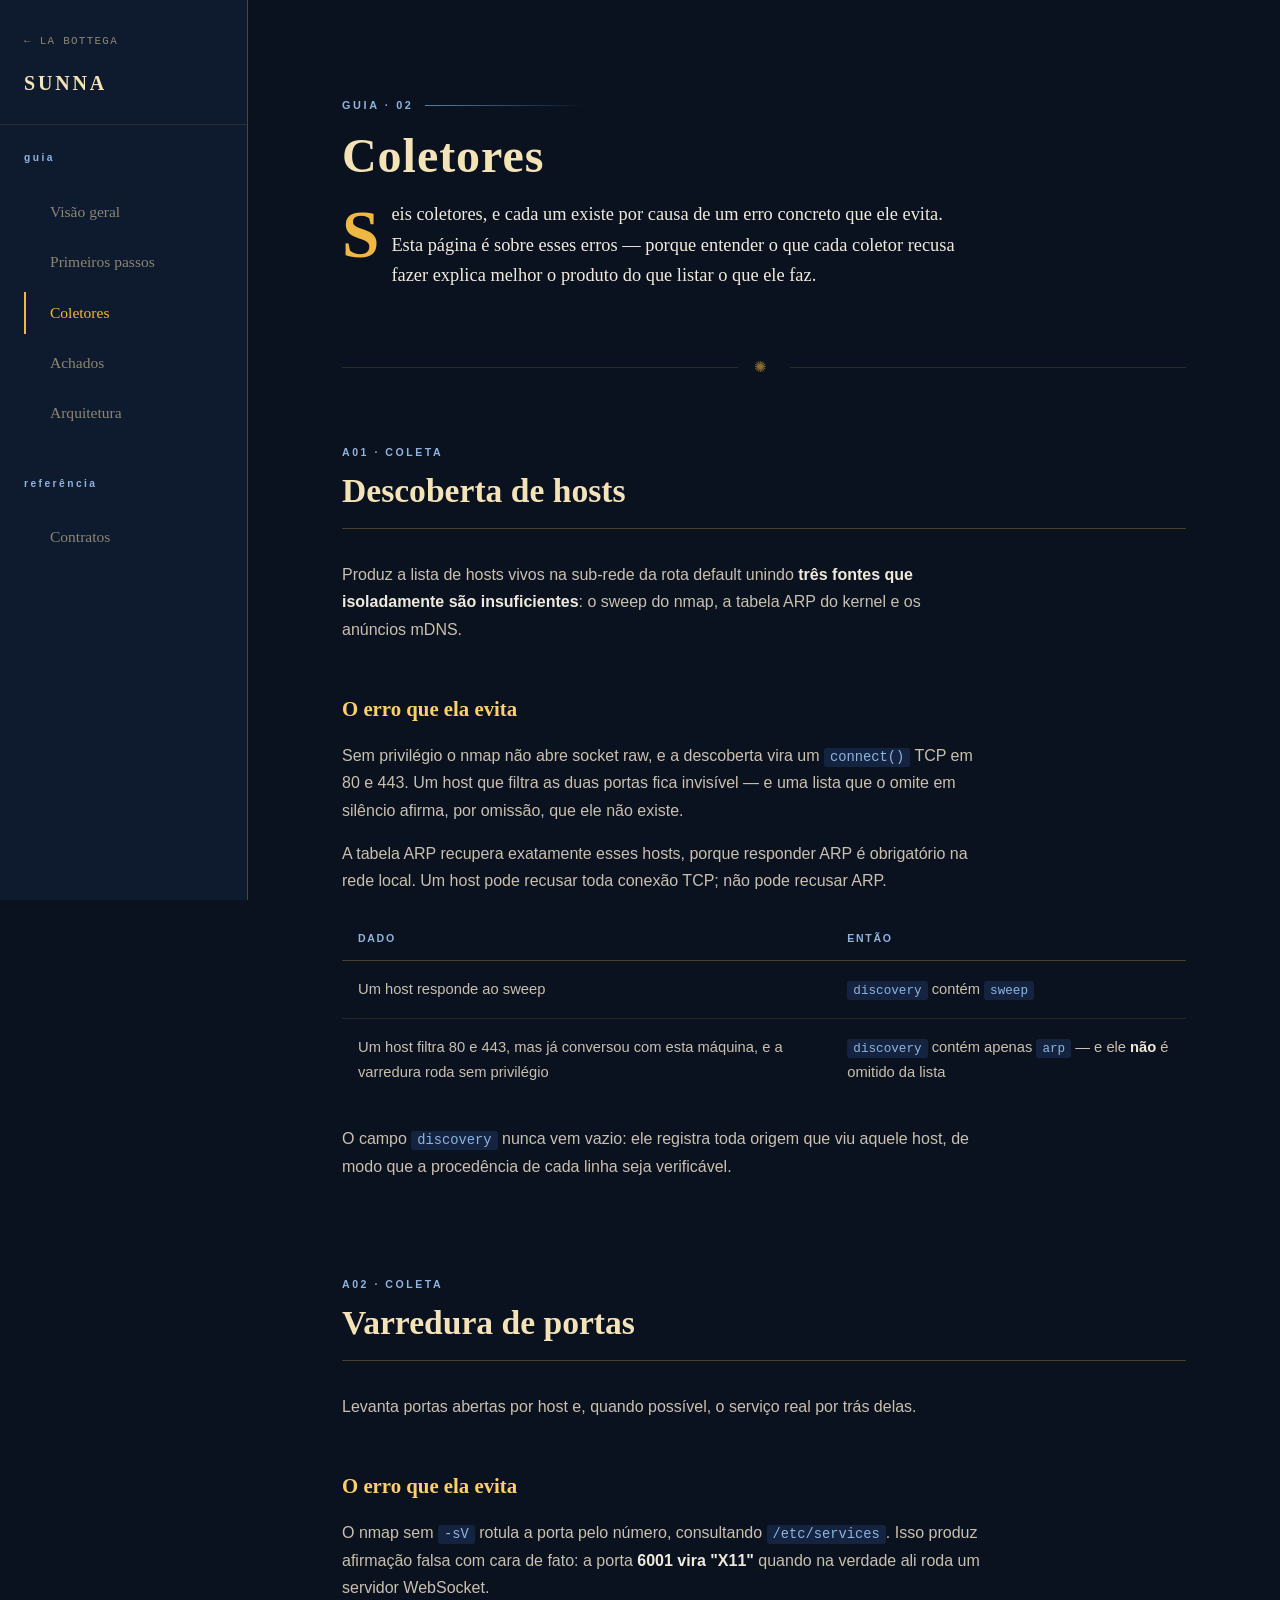
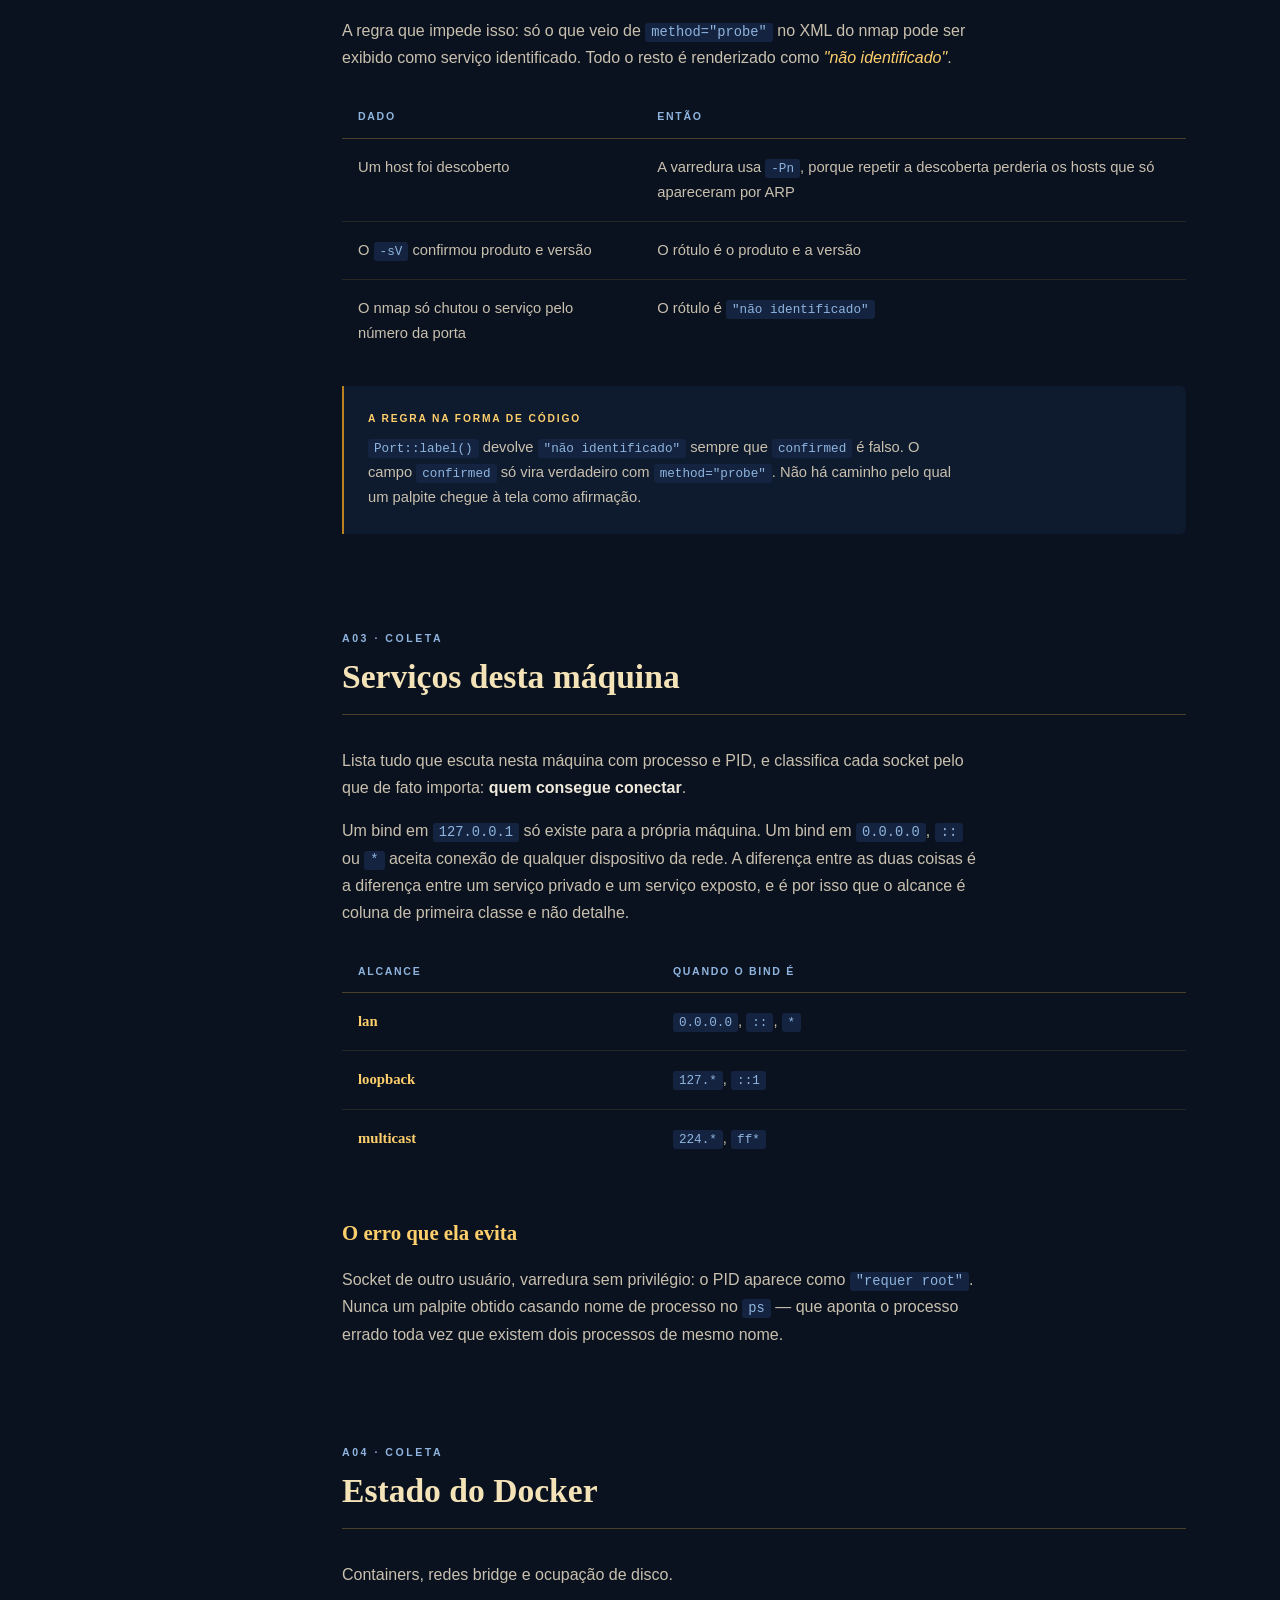
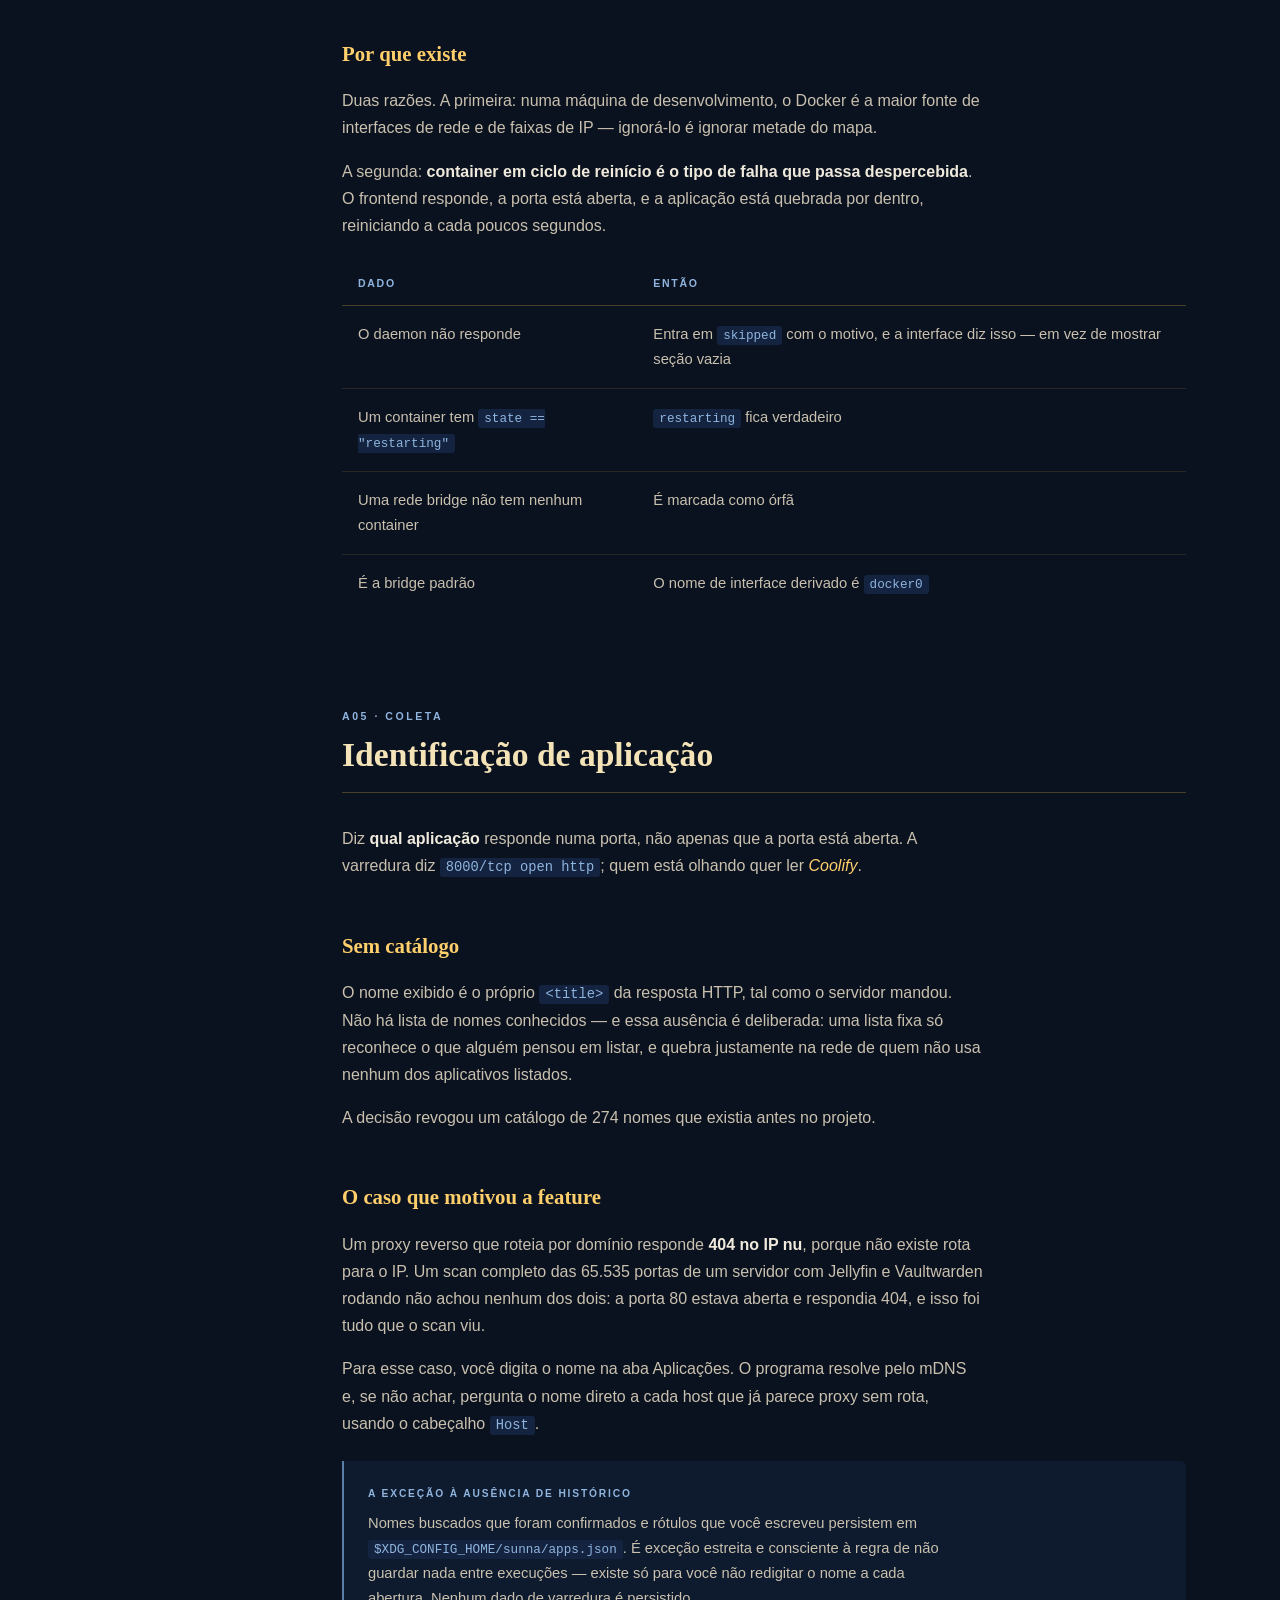
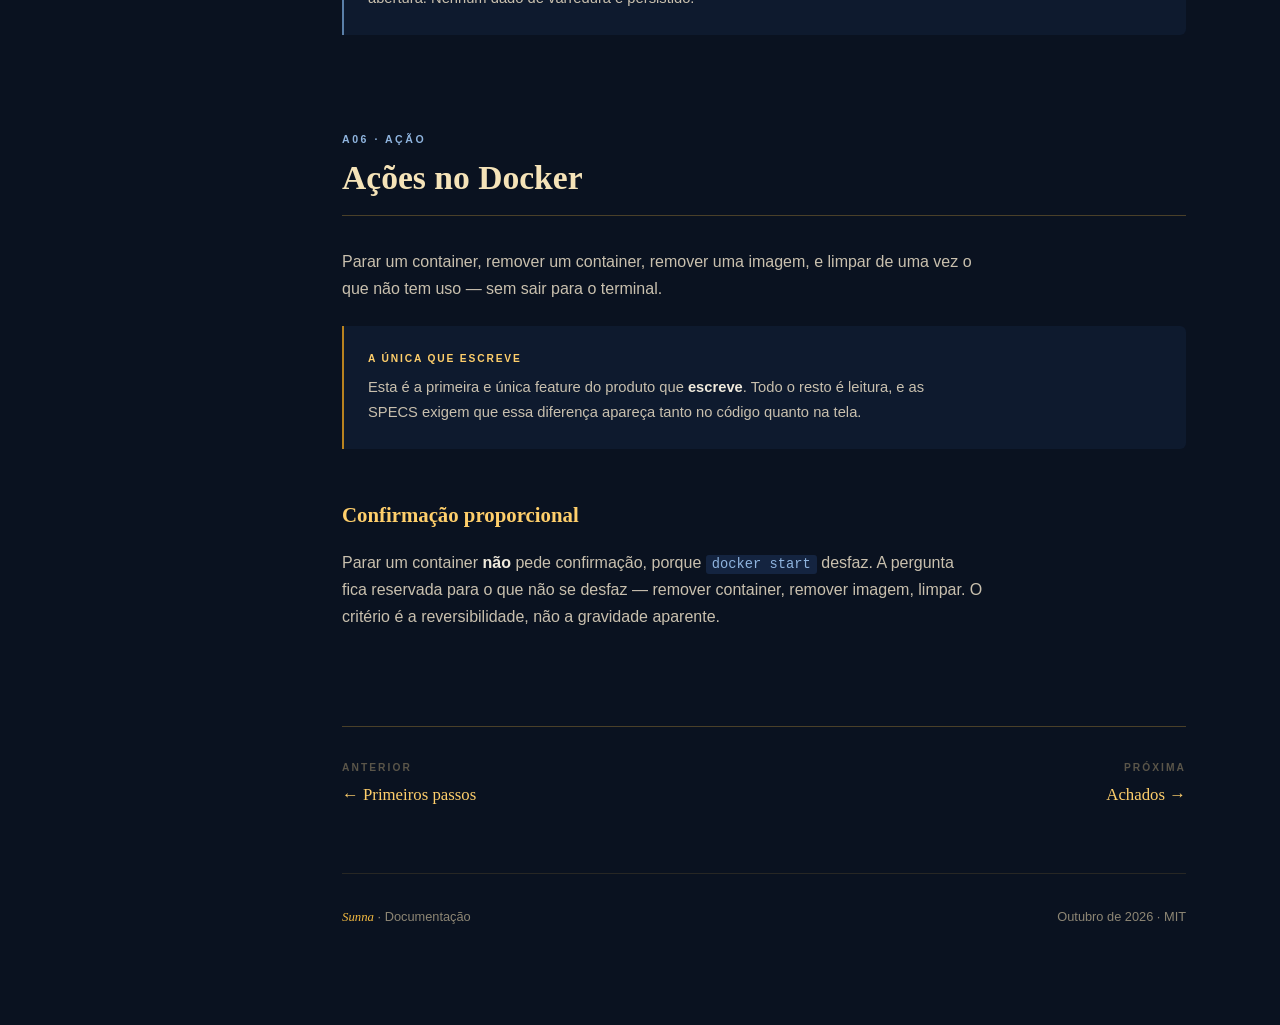
<file: sunna/coletores.html>
<!DOCTYPE html>
<html lang="pt-BR">
<head>
<meta charset="UTF-8">
<meta name="viewport" content="width=device-width, initial-scale=1.0">
<title>Sunna — Coletores</title>
<link rel="stylesheet" href="assets/sunna.css">
<script src="assets/sunna.js" defer></script>
</head>
<body>

<a class="skip" href="#conteudo">Pular para o conteúdo</a>

<nav class="rail" aria-label="Índice da documentação">
  <a class="rail__back" href="../index.html#pranchas"><span aria-hidden="true">&larr;</span> La Bottega</a>
  <a class="rail__brand" href="index.html">SUNNA</a>
  <p class="rail__group" id="g-guia">guia</p>
  <ul class="rail__list" aria-labelledby="g-guia">
    <li><a class="rail__link" href="index.html">Visão geral</a></li>
    <li><a class="rail__link" href="inicio.html">Primeiros passos</a></li>
    <li><a class="rail__link" href="coletores.html" aria-current="page">Coletores</a></li>
    <li><a class="rail__link" href="achados.html">Achados</a></li>
    <li><a class="rail__link" href="arquitetura.html">Arquitetura</a></li>
  </ul>
  <p class="rail__group" id="g-ref">referência</p>
  <ul class="rail__list" aria-labelledby="g-ref">
    <li><a class="rail__link" href="referencia.html">Contratos</a></li>
  </ul>
</nav>

<div class="main">
<div class="shell" id="conteudo">

  <header class="page-head">
    <p class="page-head__eyebrow">Guia &middot; 02</p>
    <h1>Coletores</h1>
    <p class="lede">Seis coletores, e cada um existe por causa de um erro concreto que ele evita. Esta página é sobre esses erros — porque entender o que cada coletor recusa fazer explica melhor o produto do que listar o que ele faz.</p>
  </header>

  <div class="ornament" aria-hidden="true"><span>&#10042;</span></div>

  <!-- A01 -->
  <section class="section" id="hosts">
    <div class="section__head">
      <span class="section__number">a01 &middot; Coleta</span>
      <h2>Descoberta de hosts</h2>
    </div>

    <p>Produz a lista de hosts vivos na sub-rede da rota default unindo <strong>três fontes que isoladamente são insuficientes</strong>: o sweep do nmap, a tabela ARP do kernel e os anúncios mDNS.</p>

    <h3>O erro que ela evita</h3>
    <p>Sem privilégio o nmap não abre socket raw, e a descoberta vira um <code>connect()</code> TCP em 80 e 443. Um host que filtra as duas portas fica invisível — e uma lista que o omite em silêncio afirma, por omissão, que ele não existe.</p>

    <p>A tabela ARP recupera exatamente esses hosts, porque responder ARP é obrigatório na rede local. Um host pode recusar toda conexão TCP; não pode recusar ARP.</p>

    <div class="table-wrap">
      <table class="table--cases">
        <thead>
          <tr><th>Dado</th><th>Então</th></tr>
        </thead>
        <tbody>
          <tr><td>Um host responde ao sweep</td><td><code>discovery</code> contém <code>sweep</code></td></tr>
          <tr><td>Um host filtra 80 e 443, mas já conversou com esta máquina, e a varredura roda sem privilégio</td><td><code>discovery</code> contém apenas <code>arp</code> — e ele <strong>não</strong> é omitido da lista</td></tr>
        </tbody>
      </table>
    </div>

    <p>O campo <code>discovery</code> nunca vem vazio: ele registra toda origem que viu aquele host, de modo que a procedência de cada linha seja verificável.</p>
  </section>

  <!-- A02 -->
  <section class="section" id="portas">
    <div class="section__head">
      <span class="section__number">a02 &middot; Coleta</span>
      <h2>Varredura de portas</h2>
    </div>

    <p>Levanta portas abertas por host e, quando possível, o serviço real por trás delas.</p>

    <h3>O erro que ela evita</h3>
    <p>O nmap sem <code>-sV</code> rotula a porta pelo número, consultando <code>/etc/services</code>. Isso produz afirmação falsa com cara de fato: a porta <strong>6001 vira "X11"</strong> quando na verdade ali roda um servidor WebSocket.</p>

    <p>A regra que impede isso: só o que veio de <code>method="probe"</code> no XML do nmap pode ser exibido como serviço identificado. Todo o resto é renderizado como <em>"não identificado"</em>.</p>

    <div class="table-wrap">
      <table class="table--cases">
        <thead>
          <tr><th>Dado</th><th>Então</th></tr>
        </thead>
        <tbody>
          <tr><td>Um host foi descoberto</td><td>A varredura usa <code>-Pn</code>, porque repetir a descoberta perderia os hosts que só apareceram por ARP</td></tr>
          <tr><td>O <code>-sV</code> confirmou produto e versão</td><td>O rótulo é o produto e a versão</td></tr>
          <tr><td>O nmap só chutou o serviço pelo número da porta</td><td>O rótulo é <code>"não identificado"</code></td></tr>
        </tbody>
      </table>
    </div>

    <div class="note note--rule">
      <span class="note__label">A regra na forma de código</span>
      <p><code>Port::label()</code> devolve <code>"não identificado"</code> sempre que <code>confirmed</code> é falso. O campo <code>confirmed</code> só vira verdadeiro com <code>method="probe"</code>. Não há caminho pelo qual um palpite chegue à tela como afirmação.</p>
    </div>
  </section>

  <!-- A03 -->
  <section class="section" id="sockets">
    <div class="section__head">
      <span class="section__number">a03 &middot; Coleta</span>
      <h2>Serviços desta máquina</h2>
    </div>

    <p>Lista tudo que escuta nesta máquina com processo e PID, e classifica cada socket pelo que de fato importa: <strong>quem consegue conectar</strong>.</p>

    <p>Um bind em <code>127.0.0.1</code> só existe para a própria máquina. Um bind em <code>0.0.0.0</code>, <code>::</code> ou <code>*</code> aceita conexão de qualquer dispositivo da rede. A diferença entre as duas coisas é a diferença entre um serviço privado e um serviço exposto, e é por isso que o alcance é coluna de primeira classe e não detalhe.</p>

    <div class="table-wrap">
      <table>
        <thead>
          <tr><th>Alcance</th><th>Quando o bind é</th></tr>
        </thead>
        <tbody>
          <tr><td>lan</td><td><code>0.0.0.0</code>, <code>::</code>, <code>*</code></td></tr>
          <tr><td>loopback</td><td><code>127.*</code>, <code>::1</code></td></tr>
          <tr><td>multicast</td><td><code>224.*</code>, <code>ff*</code></td></tr>
        </tbody>
      </table>
    </div>

    <h3>O erro que ela evita</h3>
    <p>Socket de outro usuário, varredura sem privilégio: o PID aparece como <code>"requer root"</code>. Nunca um palpite obtido casando nome de processo no <code>ps</code> — que aponta o processo errado toda vez que existem dois processos de mesmo nome.</p>
  </section>

  <!-- A04 -->
  <section class="section" id="docker">
    <div class="section__head">
      <span class="section__number">a04 &middot; Coleta</span>
      <h2>Estado do Docker</h2>
    </div>

    <p>Containers, redes bridge e ocupação de disco.</p>

    <h3>Por que existe</h3>
    <p>Duas razões. A primeira: numa máquina de desenvolvimento, o Docker é a maior fonte de interfaces de rede e de faixas de IP — ignorá-lo é ignorar metade do mapa.</p>

    <p>A segunda: <strong>container em ciclo de reinício é o tipo de falha que passa despercebida</strong>. O frontend responde, a porta está aberta, e a aplicação está quebrada por dentro, reiniciando a cada poucos segundos.</p>

    <div class="table-wrap">
      <table class="table--cases">
        <thead>
          <tr><th>Dado</th><th>Então</th></tr>
        </thead>
        <tbody>
          <tr><td>O daemon não responde</td><td>Entra em <code>skipped</code> com o motivo, e a interface diz isso — em vez de mostrar seção vazia</td></tr>
          <tr><td>Um container tem <code>state == "restarting"</code></td><td><code>restarting</code> fica verdadeiro</td></tr>
          <tr><td>Uma rede bridge não tem nenhum container</td><td>É marcada como órfã</td></tr>
          <tr><td>É a bridge padrão</td><td>O nome de interface derivado é <code>docker0</code></td></tr>
        </tbody>
      </table>
    </div>
  </section>

  <!-- A05 -->
  <section class="section" id="aplicacao">
    <div class="section__head">
      <span class="section__number">a05 &middot; Coleta</span>
      <h2>Identificação de aplicação</h2>
    </div>

    <p>Diz <strong>qual aplicação</strong> responde numa porta, não apenas que a porta está aberta. A varredura diz <code>8000/tcp open http</code>; quem está olhando quer ler <em>Coolify</em>.</p>

    <h3>Sem catálogo</h3>
    <p>O nome exibido é o próprio <code>&lt;title&gt;</code> da resposta HTTP, tal como o servidor mandou. Não há lista de nomes conhecidos — e essa ausência é deliberada: uma lista fixa só reconhece o que alguém pensou em listar, e quebra justamente na rede de quem não usa nenhum dos aplicativos listados.</p>

    <p>A decisão revogou um catálogo de 274 nomes que existia antes no projeto.</p>

    <h3>O caso que motivou a feature</h3>
    <p>Um proxy reverso que roteia por domínio responde <strong>404 no IP nu</strong>, porque não existe rota para o IP. Um scan completo das 65.535 portas de um servidor com Jellyfin e Vaultwarden rodando não achou nenhum dos dois: a porta 80 estava aberta e respondia 404, e isso foi tudo que o scan viu.</p>

    <p>Para esse caso, você digita o nome na aba Aplicações. O programa resolve pelo mDNS e, se não achar, pergunta o nome direto a cada host que já parece proxy sem rota, usando o cabeçalho <code>Host</code>.</p>

    <div class="note">
      <span class="note__label">A exceção à ausência de histórico</span>
      <p>Nomes buscados que foram confirmados e rótulos que você escreveu persistem em <code>$XDG_CONFIG_HOME/sunna/apps.json</code>. É exceção estreita e consciente à regra de não guardar nada entre execuções — existe só para você não redigitar o nome a cada abertura. Nenhum dado de varredura é persistido.</p>
    </div>
  </section>

  <!-- A06 -->
  <section class="section" id="acoes">
    <div class="section__head">
      <span class="section__number">a06 &middot; Ação</span>
      <h2>Ações no Docker</h2>
    </div>

    <p>Parar um container, remover um container, remover uma imagem, e limpar de uma vez o que não tem uso — sem sair para o terminal.</p>

    <div class="note note--rule">
      <span class="note__label">A única que escreve</span>
      <p>Esta é a primeira e única feature do produto que <strong>escreve</strong>. Todo o resto é leitura, e as SPECS exigem que essa diferença apareça tanto no código quanto na tela.</p>
    </div>

    <h3>Confirmação proporcional</h3>
    <p>Parar um container <strong>não</strong> pede confirmação, porque <code>docker start</code> desfaz. A pergunta fica reservada para o que não se desfaz — remover container, remover imagem, limpar. O critério é a reversibilidade, não a gravidade aparente.</p>
  </section>

  <nav class="next" aria-label="Navegação entre páginas">
    <a class="next__link" href="inicio.html">
      <span class="next__dir">Anterior</span>
      <span class="next__title">&larr; Primeiros passos</span>
    </a>
    <a class="next__link next__link--fwd" href="achados.html">
      <span class="next__dir">Próxima</span>
      <span class="next__title">Achados &rarr;</span>
    </a>
  </nav>

  <footer>
    <span><em>Sunna</em> &middot; Documentação</span>
    <span>Outubro de 2026 &middot; MIT</span>
  </footer>

</div>
</div>

</body>
</html>
</file>
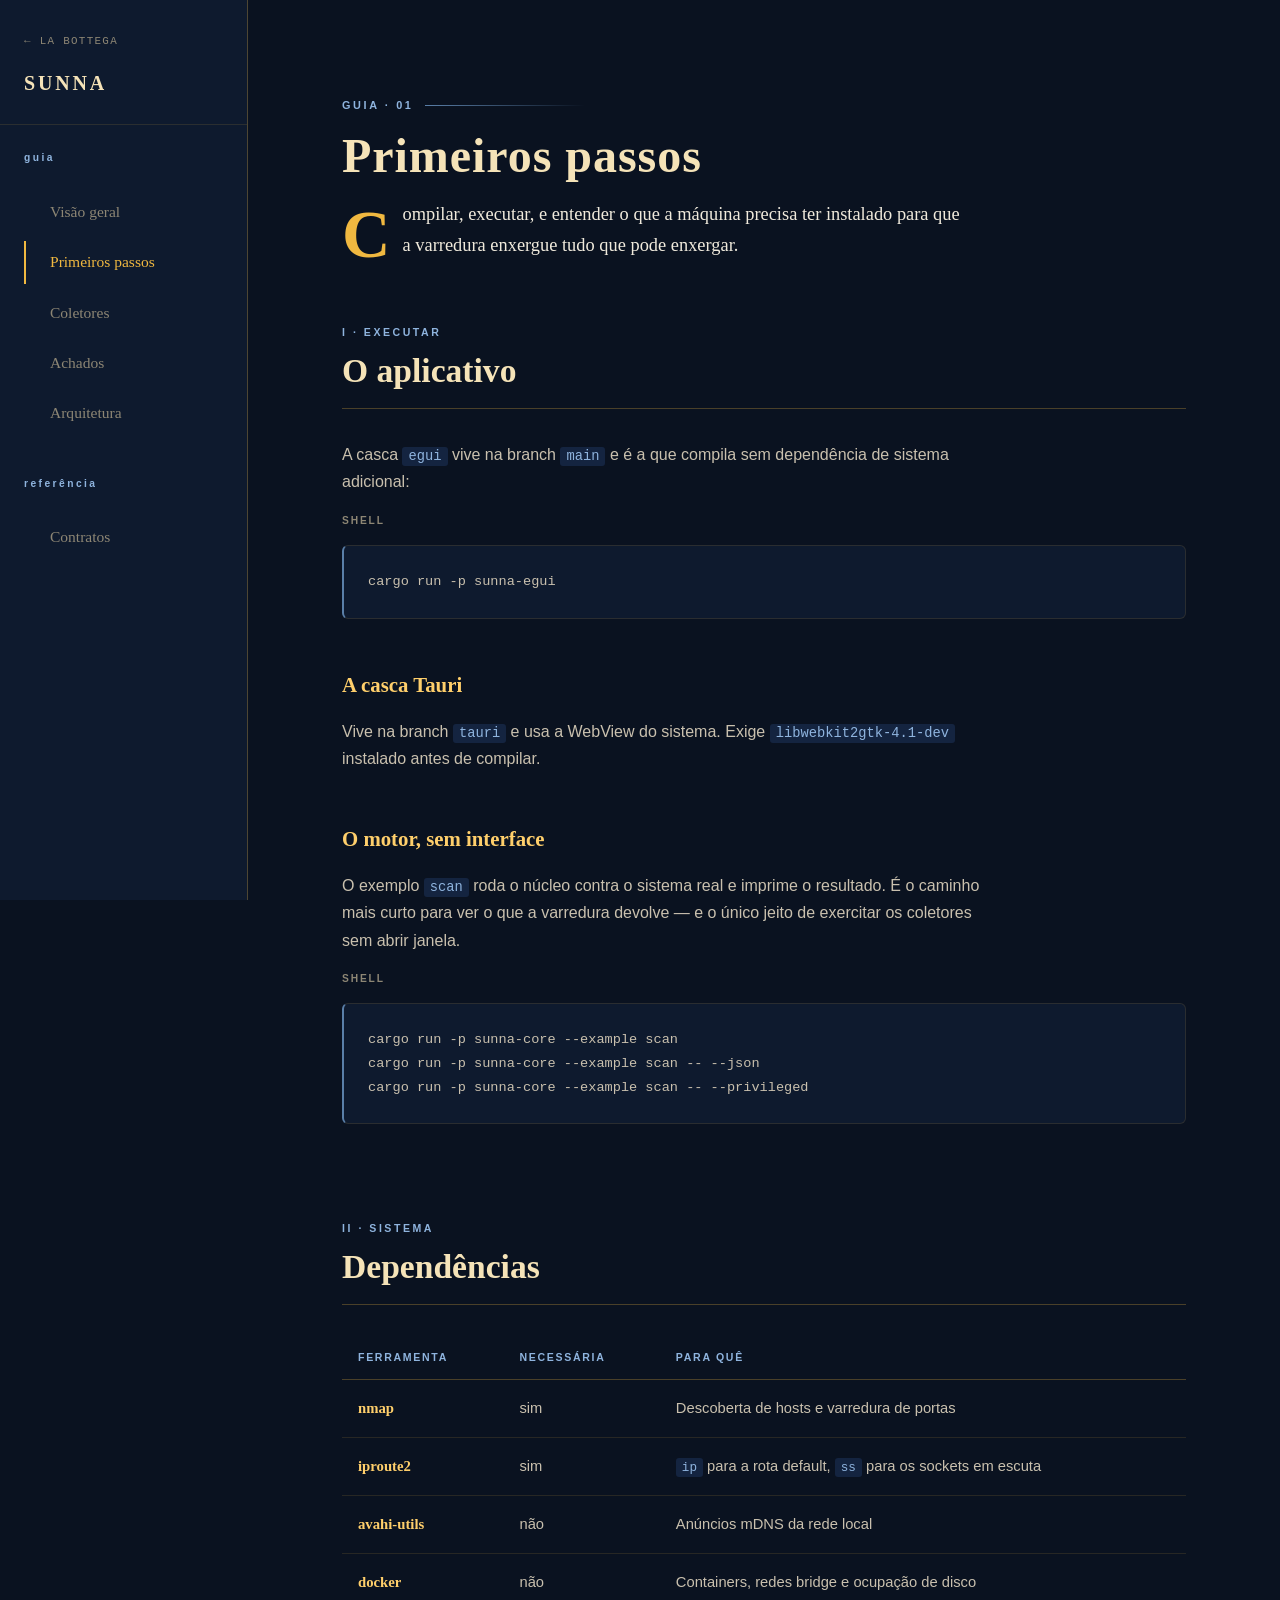
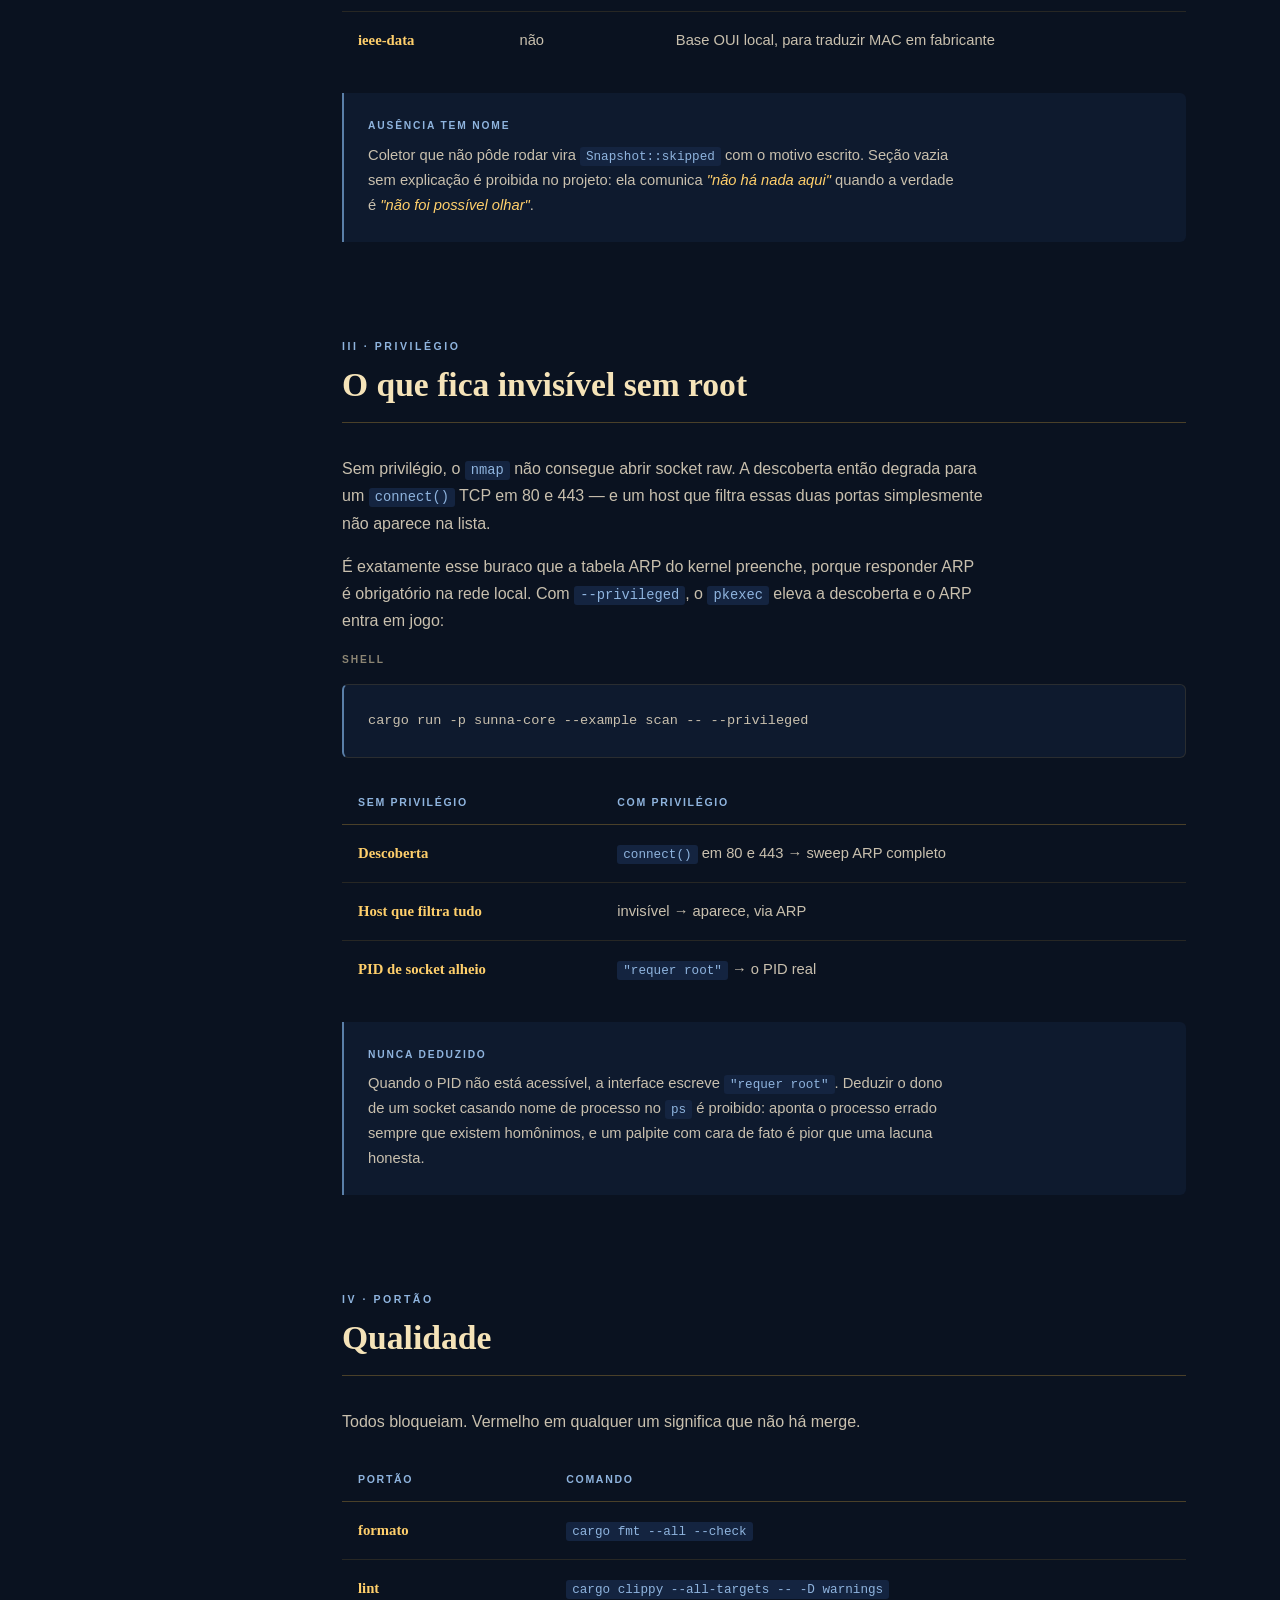
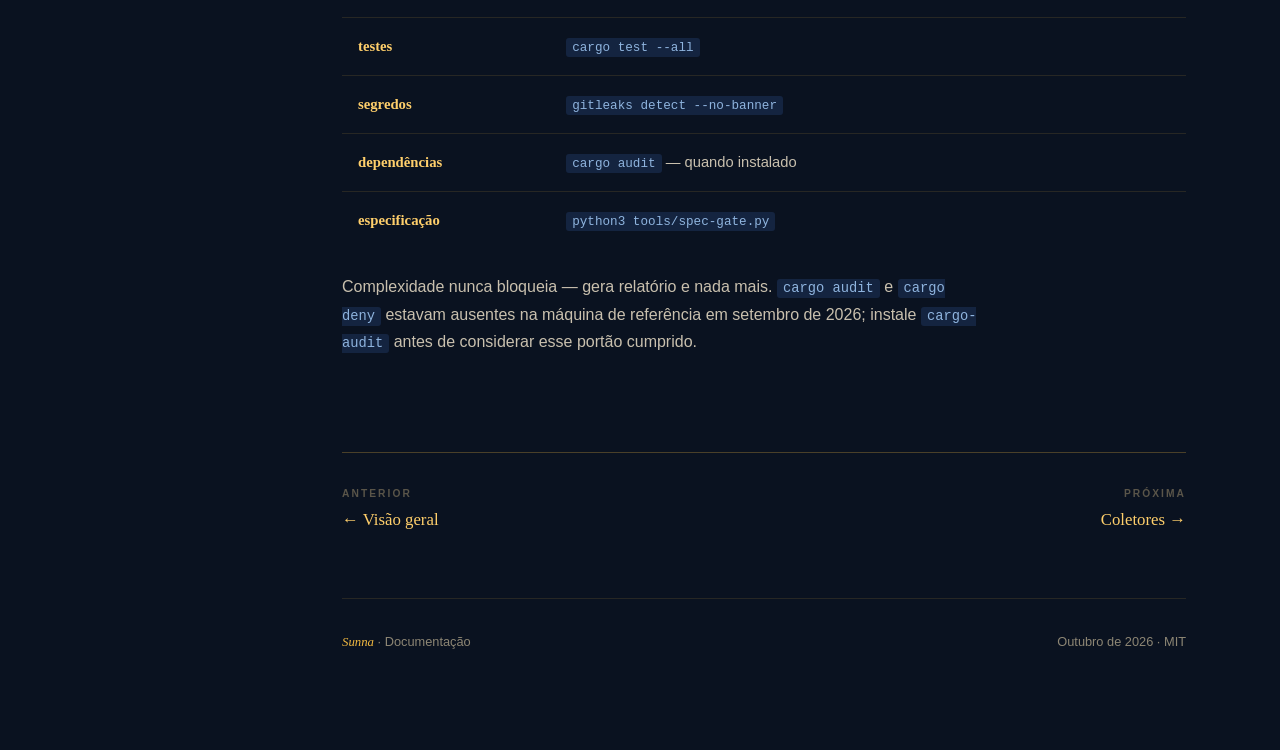
<file: sunna/inicio.html>
<!DOCTYPE html>
<html lang="pt-BR">
<head>
<meta charset="UTF-8">
<meta name="viewport" content="width=device-width, initial-scale=1.0">
<title>Sunna — Primeiros passos</title>
<link rel="stylesheet" href="assets/sunna.css">
<script src="assets/sunna.js" defer></script>
</head>
<body>

<a class="skip" href="#conteudo">Pular para o conteúdo</a>

<nav class="rail" aria-label="Índice da documentação">
  <a class="rail__back" href="../index.html#pranchas"><span aria-hidden="true">&larr;</span> La Bottega</a>
  <a class="rail__brand" href="index.html">SUNNA</a>
  <p class="rail__group" id="g-guia">guia</p>
  <ul class="rail__list" aria-labelledby="g-guia">
    <li><a class="rail__link" href="index.html">Visão geral</a></li>
    <li><a class="rail__link" href="inicio.html" aria-current="page">Primeiros passos</a></li>
    <li><a class="rail__link" href="coletores.html">Coletores</a></li>
    <li><a class="rail__link" href="achados.html">Achados</a></li>
    <li><a class="rail__link" href="arquitetura.html">Arquitetura</a></li>
  </ul>
  <p class="rail__group" id="g-ref">referência</p>
  <ul class="rail__list" aria-labelledby="g-ref">
    <li><a class="rail__link" href="referencia.html">Contratos</a></li>
  </ul>
</nav>

<div class="main">
<div class="shell" id="conteudo">

  <header class="page-head">
    <p class="page-head__eyebrow">Guia &middot; 01</p>
    <h1>Primeiros passos</h1>
    <p class="lede">Compilar, executar, e entender o que a máquina precisa ter instalado para que a varredura enxergue tudo que pode enxergar.</p>
  </header>

  <section class="section">
    <div class="section__head">
      <span class="section__number">I &middot; Executar</span>
      <h2>O aplicativo</h2>
    </div>

    <p>A casca <code>egui</code> vive na branch <code>main</code> e é a que compila sem dependência de sistema adicional:</p>

    <span class="code-label">shell</span>
<pre><code>cargo run -p sunna-egui</code></pre>

    <h3>A casca Tauri</h3>
    <p>Vive na branch <code>tauri</code> e usa a WebView do sistema. Exige <code>libwebkit2gtk-4.1-dev</code> instalado antes de compilar.</p>

    <h3>O motor, sem interface</h3>
    <p>O exemplo <code>scan</code> roda o núcleo contra o sistema real e imprime o resultado. É o caminho mais curto para ver o que a varredura devolve — e o único jeito de exercitar os coletores sem abrir janela.</p>

    <span class="code-label">shell</span>
<pre><code>cargo run -p sunna-core --example scan
cargo run -p sunna-core --example scan -- --json
cargo run -p sunna-core --example scan -- --privileged</code></pre>
  </section>

  <section class="section">
    <div class="section__head">
      <span class="section__number">II &middot; Sistema</span>
      <h2>Dependências</h2>
    </div>

    <div class="table-wrap">
      <table>
        <thead>
          <tr><th>Ferramenta</th><th>Necessária</th><th>Para quê</th></tr>
        </thead>
        <tbody>
          <tr><td>nmap</td><td>sim</td><td>Descoberta de hosts e varredura de portas</td></tr>
          <tr><td>iproute2</td><td>sim</td><td><code>ip</code> para a rota default, <code>ss</code> para os sockets em escuta</td></tr>
          <tr><td>avahi-utils</td><td>não</td><td>Anúncios mDNS da rede local</td></tr>
          <tr><td>docker</td><td>não</td><td>Containers, redes bridge e ocupação de disco</td></tr>
          <tr><td>ieee-data</td><td>não</td><td>Base OUI local, para traduzir MAC em fabricante</td></tr>
        </tbody>
      </table>
    </div>

    <div class="note">
      <span class="note__label">Ausência tem nome</span>
      <p>Coletor que não pôde rodar vira <code>Snapshot::skipped</code> com o motivo escrito. Seção vazia sem explicação é proibida no projeto: ela comunica <em>"não há nada aqui"</em> quando a verdade é <em>"não foi possível olhar"</em>.</p>
    </div>
  </section>

  <section class="section">
    <div class="section__head">
      <span class="section__number">III &middot; Privilégio</span>
      <h2>O que fica invisível sem root</h2>
    </div>

    <p>Sem privilégio, o <code>nmap</code> não consegue abrir socket raw. A descoberta então degrada para um <code>connect()</code> TCP em 80 e 443 — e um host que filtra essas duas portas simplesmente não aparece na lista.</p>

    <p>É exatamente esse buraco que a tabela ARP do kernel preenche, porque responder ARP é obrigatório na rede local. Com <code>--privileged</code>, o <code>pkexec</code> eleva a descoberta e o ARP entra em jogo:</p>

    <span class="code-label">shell</span>
<pre><code>cargo run -p sunna-core --example scan -- --privileged</code></pre>

    <div class="table-wrap">
      <table>
        <thead>
          <tr><th>Sem privilégio</th><th>Com privilégio</th></tr>
        </thead>
        <tbody>
          <tr><td>Descoberta</td><td><code>connect()</code> em 80 e 443 &rarr; sweep ARP completo</td></tr>
          <tr><td>Host que filtra tudo</td><td>invisível &rarr; aparece, via ARP</td></tr>
          <tr><td>PID de socket alheio</td><td><code>"requer root"</code> &rarr; o PID real</td></tr>
        </tbody>
      </table>
    </div>

    <div class="note">
      <span class="note__label">Nunca deduzido</span>
      <p>Quando o PID não está acessível, a interface escreve <code>"requer root"</code>. Deduzir o dono de um socket casando nome de processo no <code>ps</code> é proibido: aponta o processo errado sempre que existem homônimos, e um palpite com cara de fato é pior que uma lacuna honesta.</p>
    </div>
  </section>

  <section class="section">
    <div class="section__head">
      <span class="section__number">IV &middot; Portão</span>
      <h2>Qualidade</h2>
    </div>

    <p>Todos bloqueiam. Vermelho em qualquer um significa que não há merge.</p>

    <div class="table-wrap">
      <table>
        <thead>
          <tr><th>Portão</th><th>Comando</th></tr>
        </thead>
        <tbody>
          <tr><td>formato</td><td><code>cargo fmt --all --check</code></td></tr>
          <tr><td>lint</td><td><code>cargo clippy --all-targets -- -D warnings</code></td></tr>
          <tr><td>testes</td><td><code>cargo test --all</code></td></tr>
          <tr><td>segredos</td><td><code>gitleaks detect --no-banner</code></td></tr>
          <tr><td>dependências</td><td><code>cargo audit</code> &mdash; quando instalado</td></tr>
          <tr><td>especificação</td><td><code>python3 tools/spec-gate.py</code></td></tr>
        </tbody>
      </table>
    </div>

    <p>Complexidade nunca bloqueia — gera relatório e nada mais. <code>cargo audit</code> e <code>cargo deny</code> estavam ausentes na máquina de referência em setembro de 2026; instale <code>cargo-audit</code> antes de considerar esse portão cumprido.</p>
  </section>

  <nav class="next" aria-label="Navegação entre páginas">
    <a class="next__link" href="index.html">
      <span class="next__dir">Anterior</span>
      <span class="next__title">&larr; Visão geral</span>
    </a>
    <a class="next__link next__link--fwd" href="coletores.html">
      <span class="next__dir">Próxima</span>
      <span class="next__title">Coletores &rarr;</span>
    </a>
  </nav>

  <footer>
    <span><em>Sunna</em> &middot; Documentação</span>
    <span>Outubro de 2026 &middot; MIT</span>
  </footer>

</div>
</div>

</body>
</html>
</file>
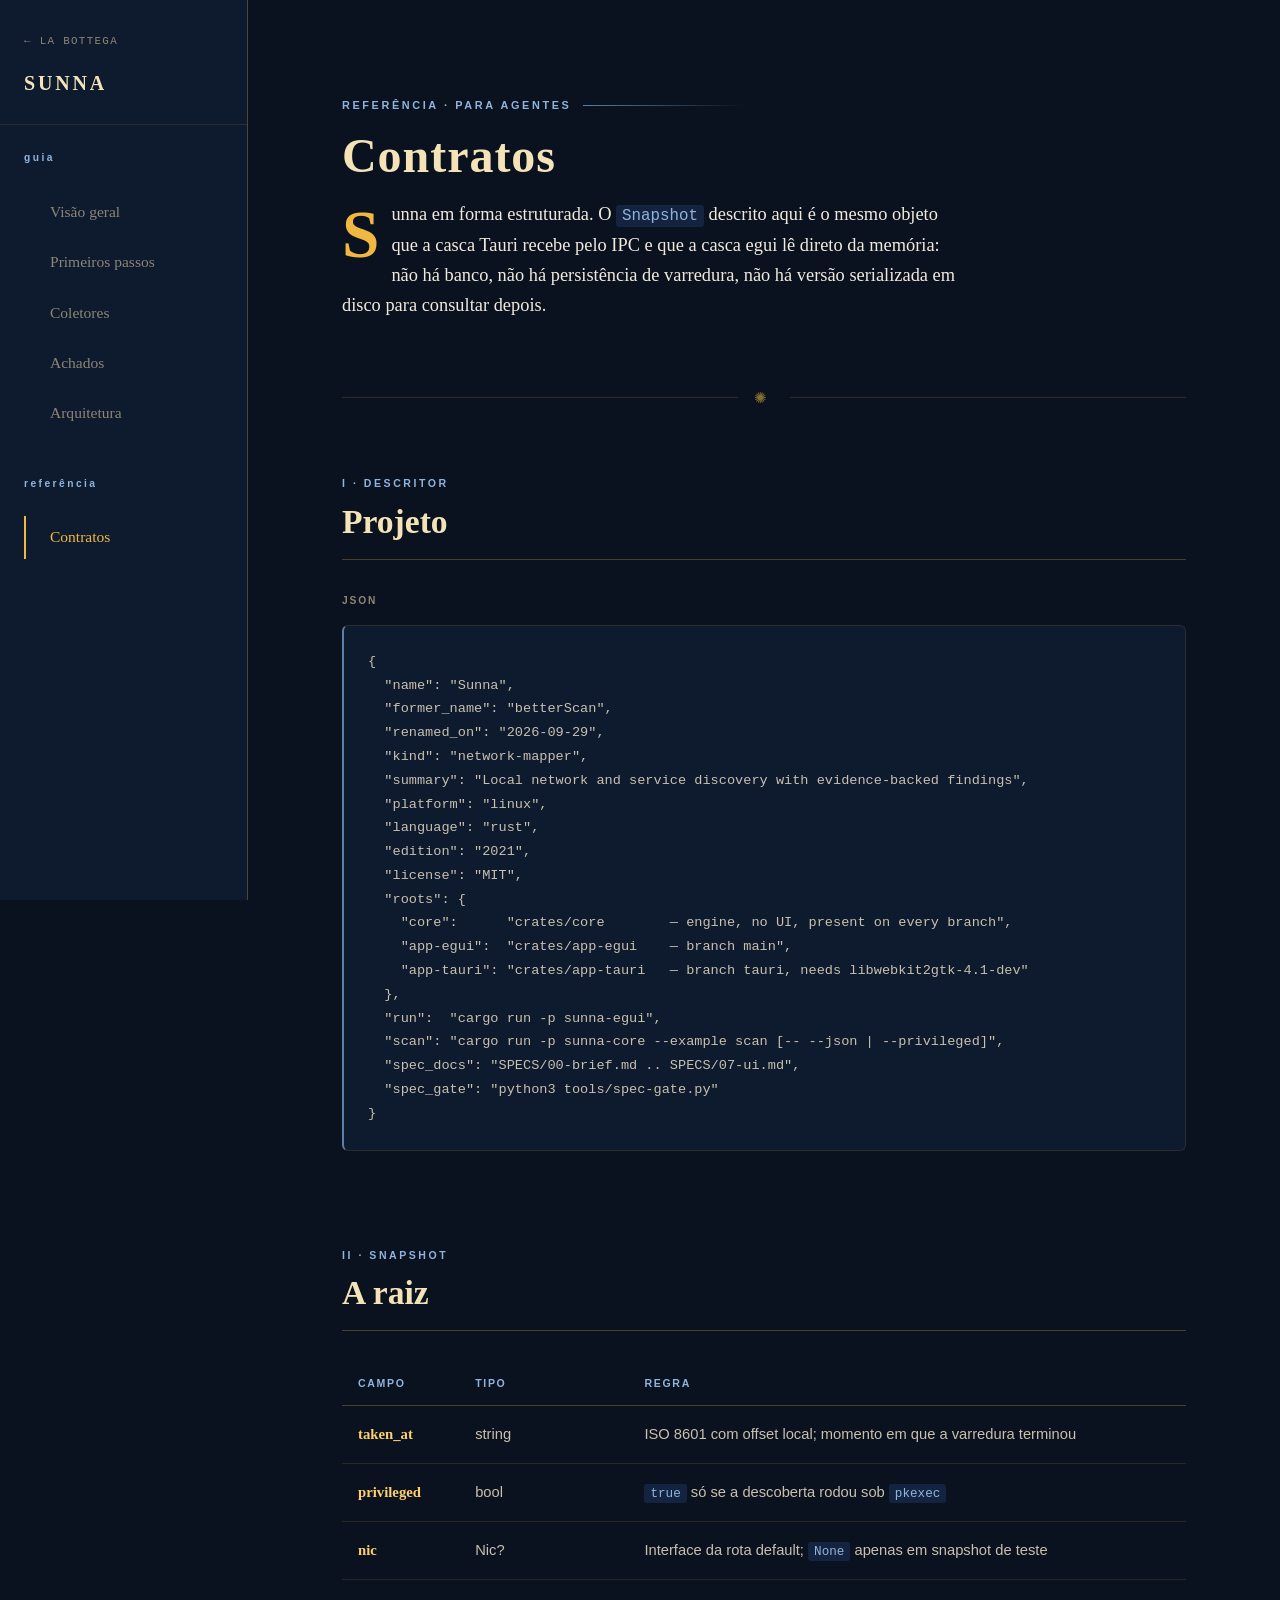
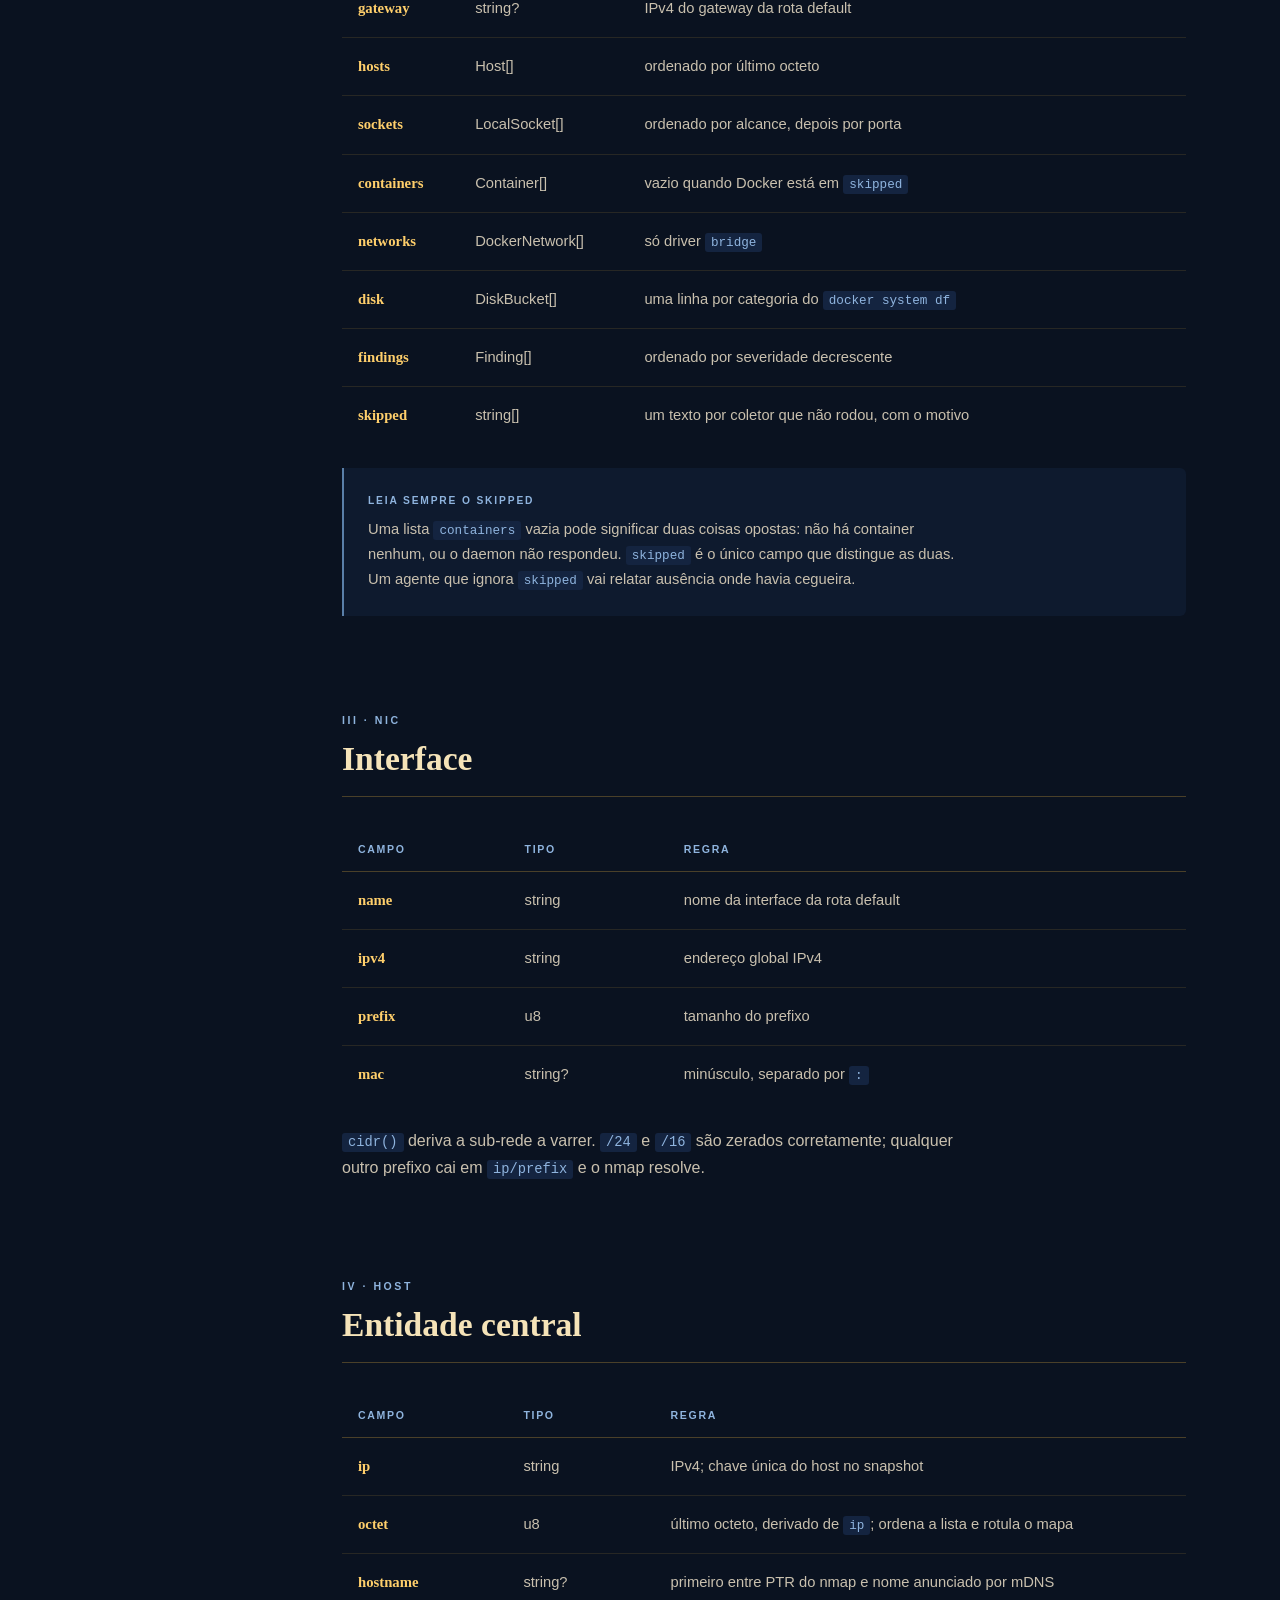
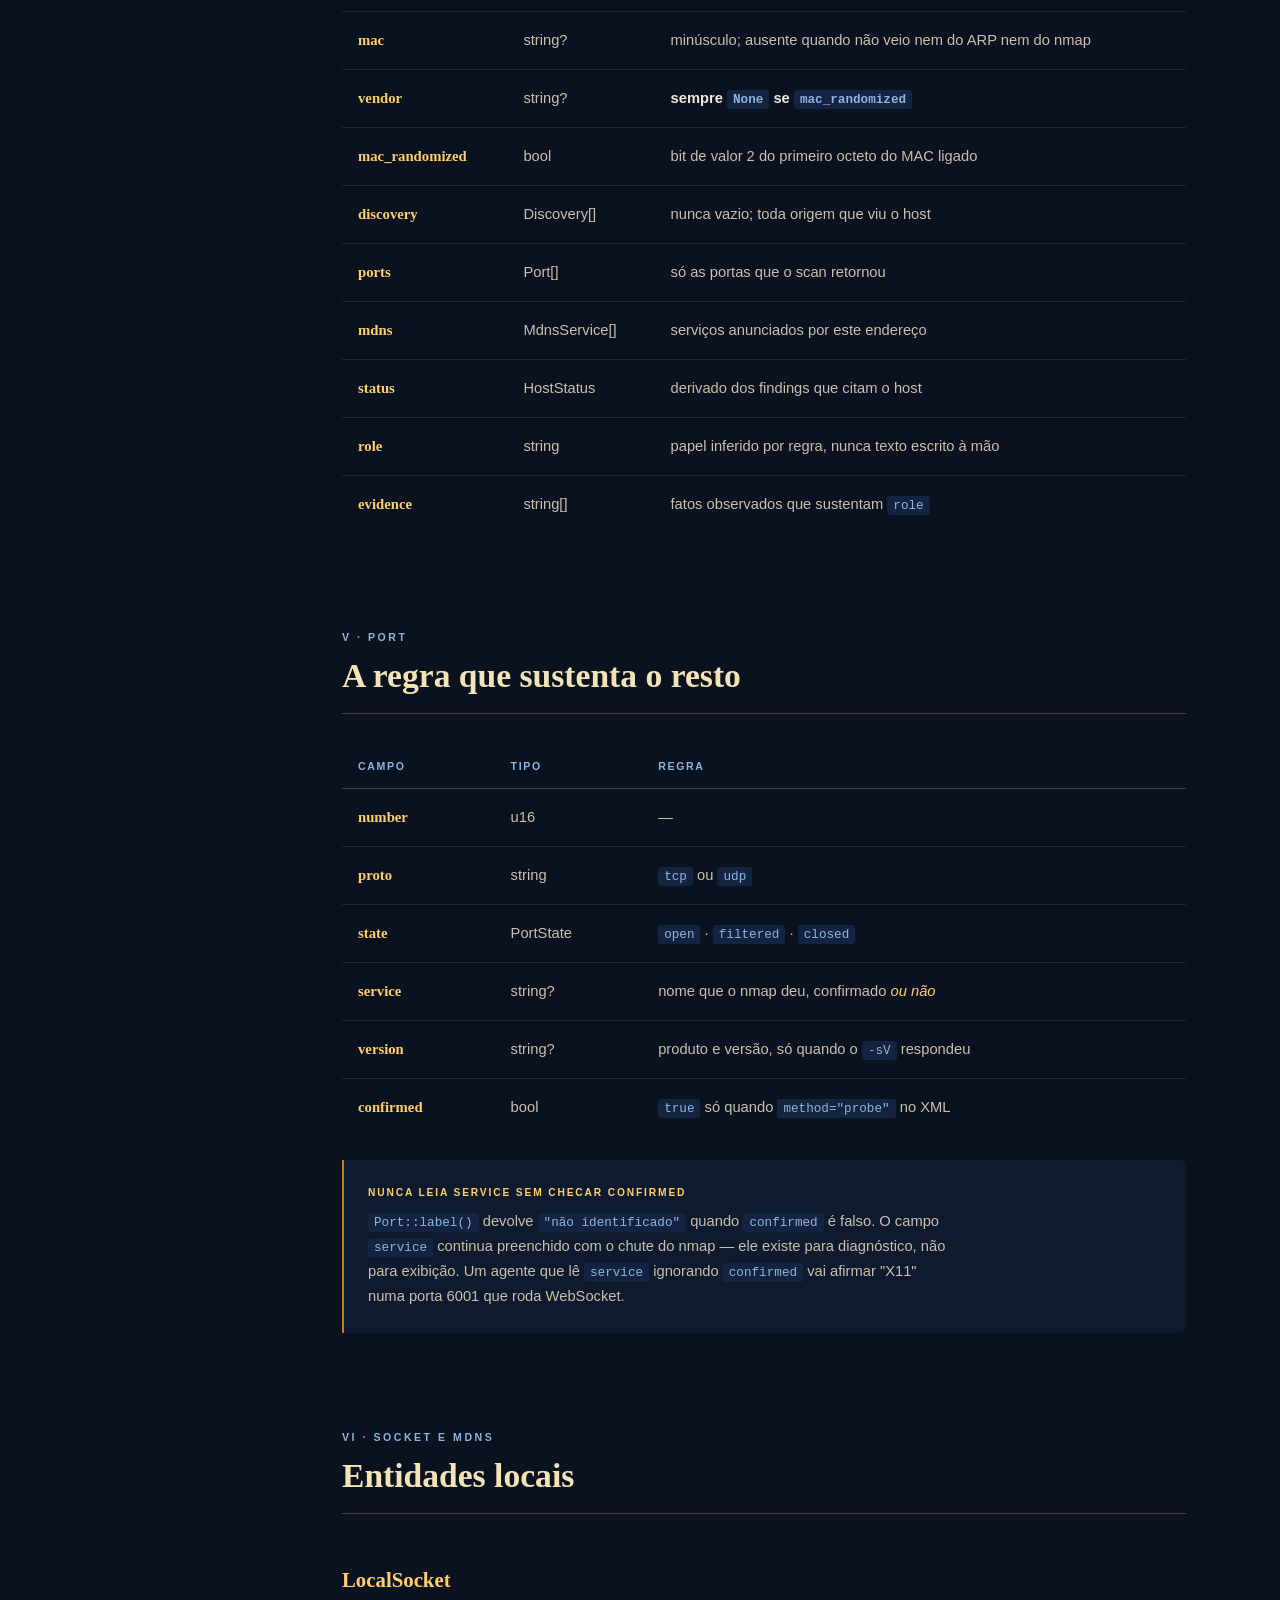
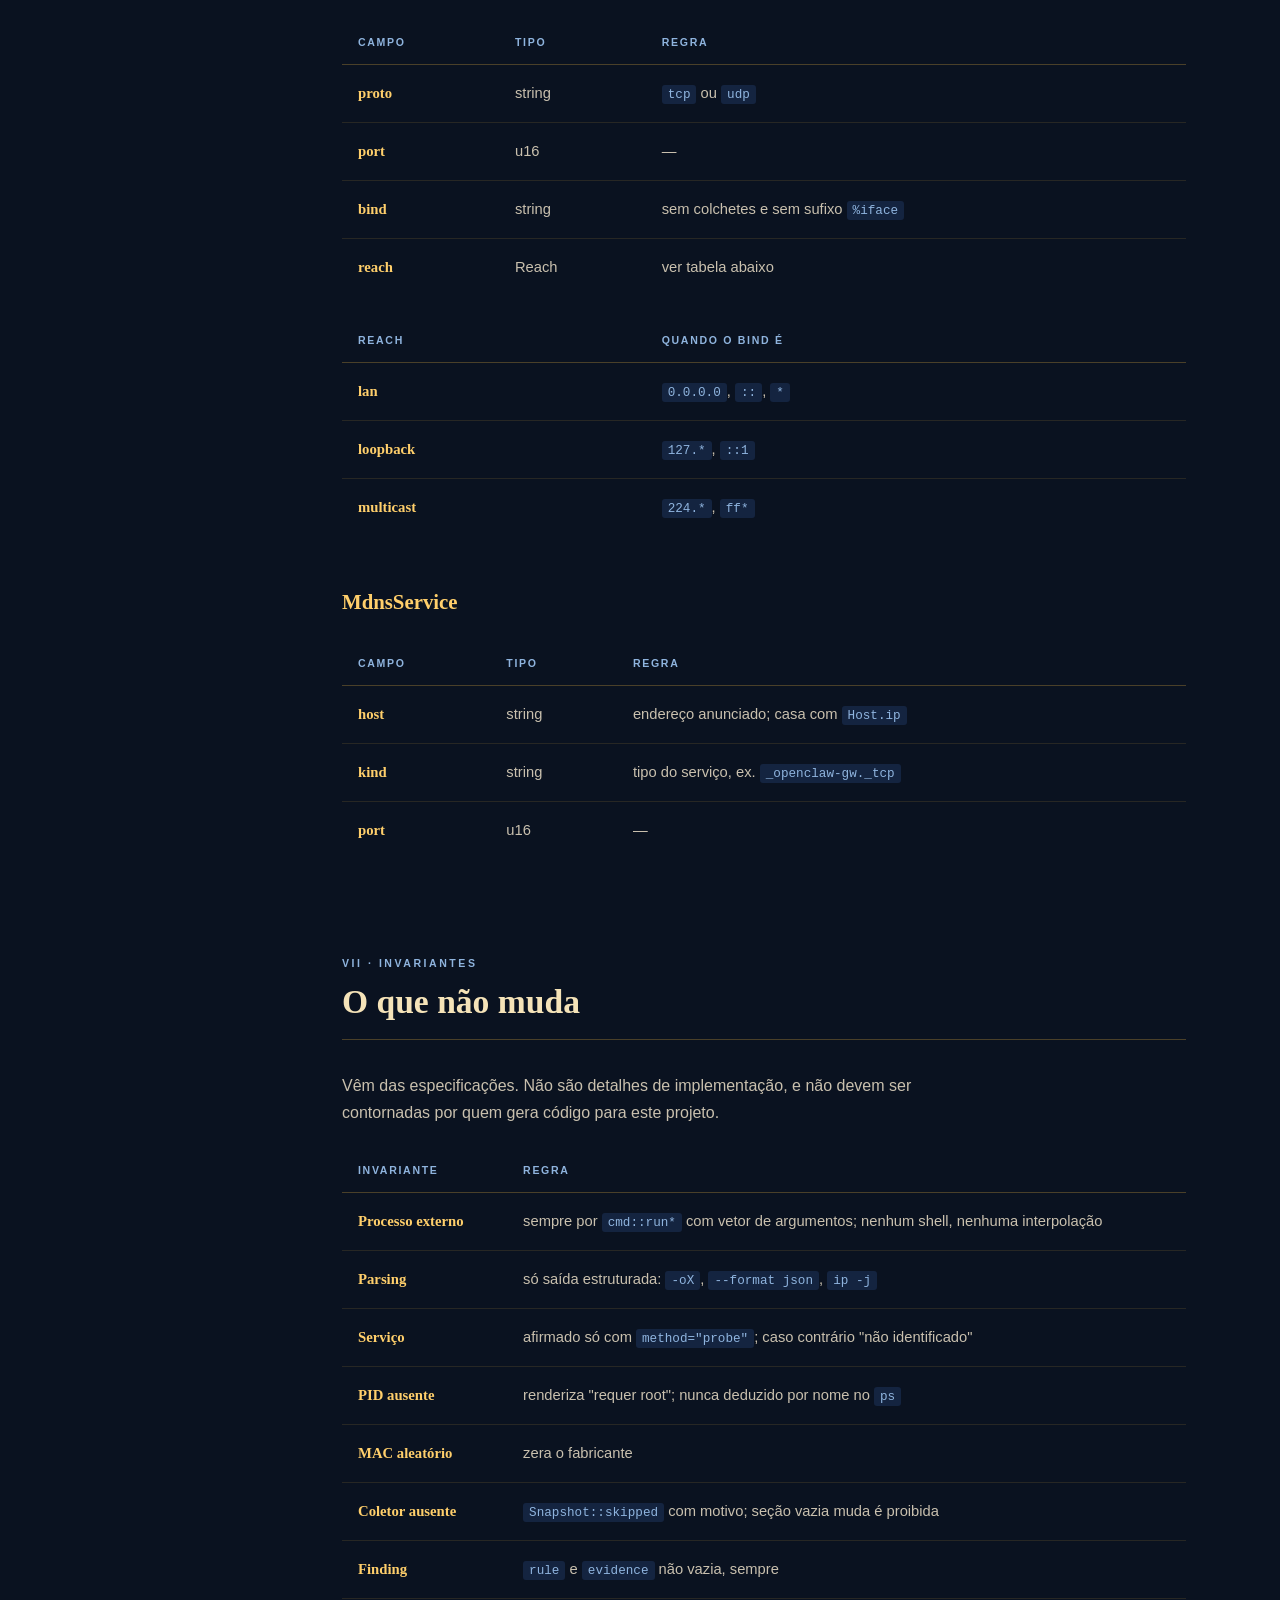
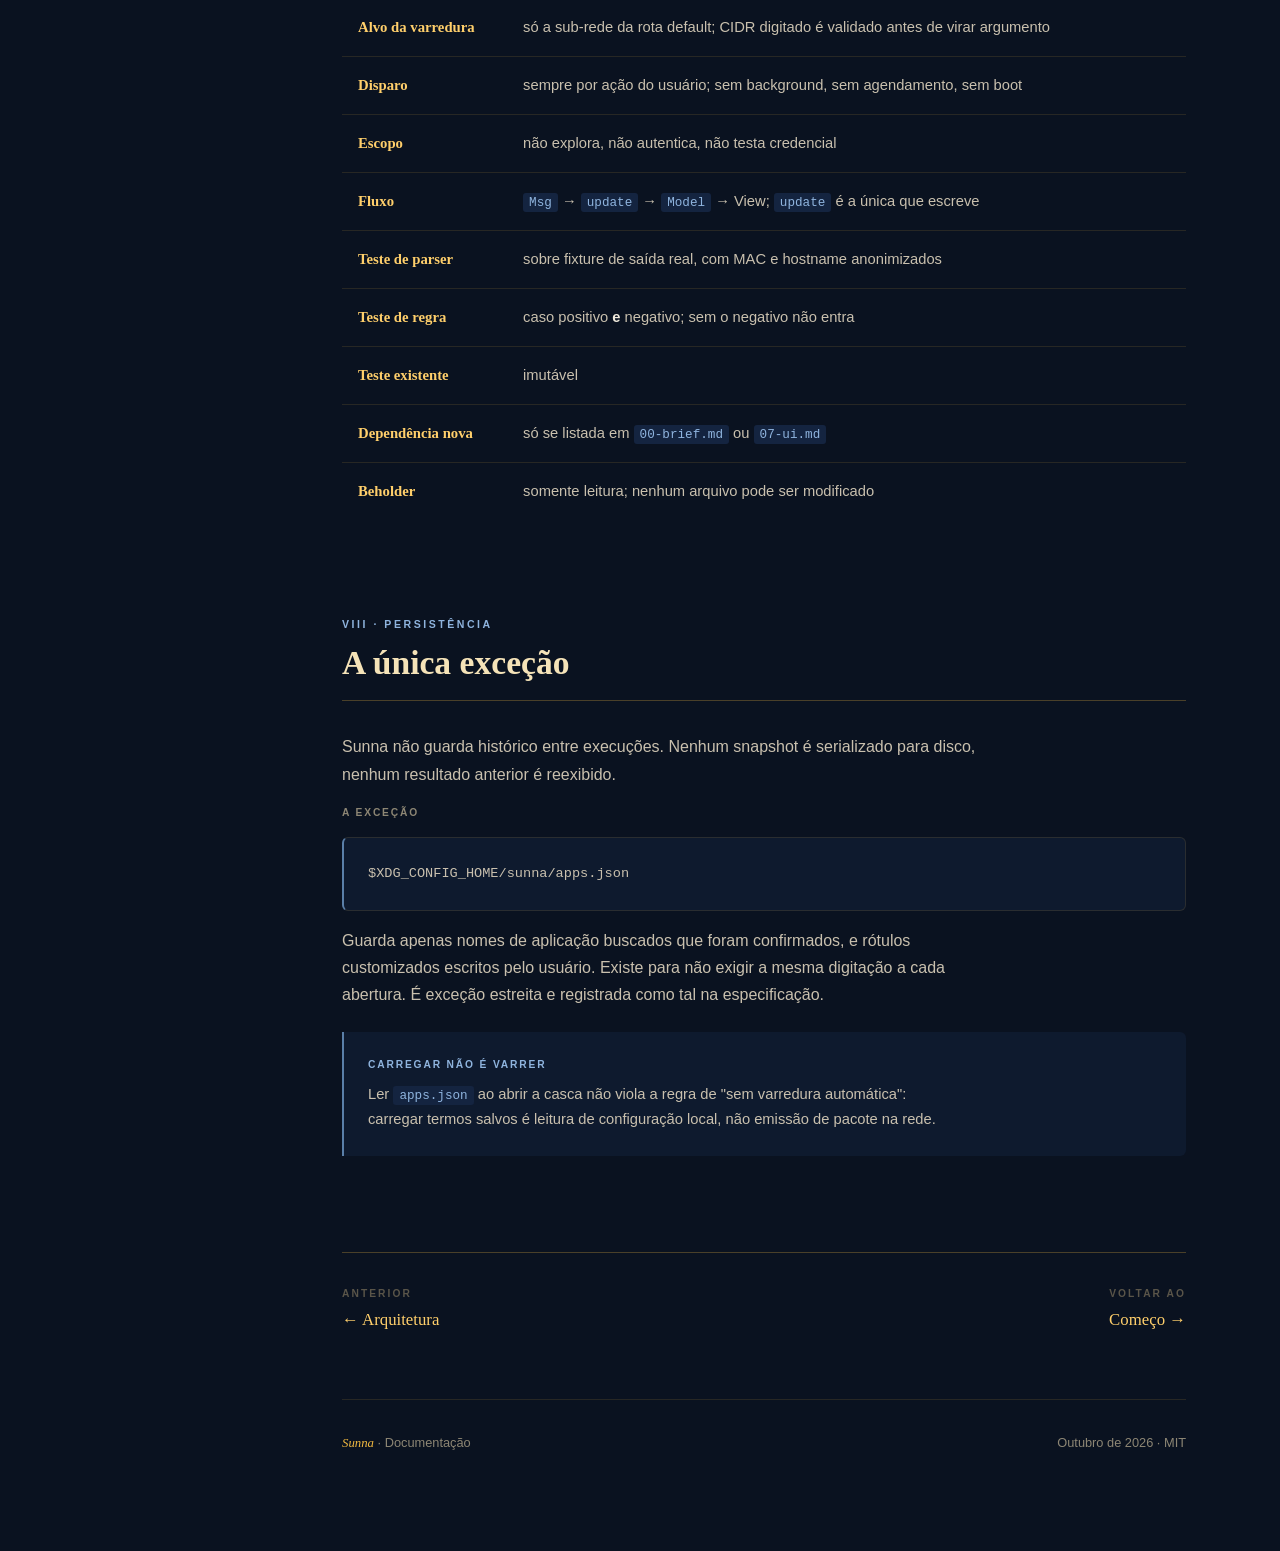
<file: sunna/referencia.html>
<!DOCTYPE html>
<html lang="pt-BR">
<head>
<meta charset="UTF-8">
<meta name="viewport" content="width=device-width, initial-scale=1.0">
<title>Sunna — Contratos</title>
<link rel="stylesheet" href="assets/sunna.css">
<script src="assets/sunna.js" defer></script>
</head>
<body>

<a class="skip" href="#conteudo">Pular para o conteúdo</a>

<nav class="rail" aria-label="Índice da documentação">
  <a class="rail__back" href="../index.html#pranchas"><span aria-hidden="true">&larr;</span> La Bottega</a>
  <a class="rail__brand" href="index.html">SUNNA</a>
  <p class="rail__group" id="g-guia">guia</p>
  <ul class="rail__list" aria-labelledby="g-guia">
    <li><a class="rail__link" href="index.html">Visão geral</a></li>
    <li><a class="rail__link" href="inicio.html">Primeiros passos</a></li>
    <li><a class="rail__link" href="coletores.html">Coletores</a></li>
    <li><a class="rail__link" href="achados.html">Achados</a></li>
    <li><a class="rail__link" href="arquitetura.html">Arquitetura</a></li>
  </ul>
  <p class="rail__group" id="g-ref">referência</p>
  <ul class="rail__list" aria-labelledby="g-ref">
    <li><a class="rail__link" href="referencia.html" aria-current="page">Contratos</a></li>
  </ul>
</nav>

<div class="main">
<div class="shell" id="conteudo">

  <header class="page-head">
    <p class="page-head__eyebrow">Referência &middot; para agentes</p>
    <h1>Contratos</h1>
    <p class="lede">Sunna em forma estruturada. O <code>Snapshot</code> descrito aqui é o mesmo objeto que a casca Tauri recebe pelo IPC e que a casca egui lê direto da memória: não há banco, não há persistência de varredura, não há versão serializada em disco para consultar depois.</p>
  </header>

  <div class="ornament" aria-hidden="true"><span>&#10042;</span></div>

  <section class="section">
    <div class="section__head">
      <span class="section__number">I &middot; Descritor</span>
      <h2>Projeto</h2>
    </div>
    <span class="code-label">json</span>
<pre><code>{
  "name": "Sunna",
  "former_name": "betterScan",
  "renamed_on": "2026-09-29",
  "kind": "network-mapper",
  "summary": "Local network and service discovery with evidence-backed findings",
  "platform": "linux",
  "language": "rust",
  "edition": "2021",
  "license": "MIT",
  "roots": {
    "core":      "crates/core        — engine, no UI, present on every branch",
    "app-egui":  "crates/app-egui    — branch main",
    "app-tauri": "crates/app-tauri   — branch tauri, needs libwebkit2gtk-4.1-dev"
  },
  "run":  "cargo run -p sunna-egui",
  "scan": "cargo run -p sunna-core --example scan [-- --json | --privileged]",
  "spec_docs": "SPECS/00-brief.md .. SPECS/07-ui.md",
  "spec_gate": "python3 tools/spec-gate.py"
}</code></pre>
  </section>

  <section class="section">
    <div class="section__head">
      <span class="section__number">II &middot; Snapshot</span>
      <h2>A raiz</h2>
    </div>

    <div class="table-wrap">
      <table>
        <thead>
          <tr><th>Campo</th><th>Tipo</th><th>Regra</th></tr>
        </thead>
        <tbody>
          <tr><td>taken_at</td><td>string</td><td>ISO 8601 com offset local; momento em que a varredura terminou</td></tr>
          <tr><td>privileged</td><td>bool</td><td><code>true</code> só se a descoberta rodou sob <code>pkexec</code></td></tr>
          <tr><td>nic</td><td>Nic?</td><td>Interface da rota default; <code>None</code> apenas em snapshot de teste</td></tr>
          <tr><td>gateway</td><td>string?</td><td>IPv4 do gateway da rota default</td></tr>
          <tr><td>hosts</td><td>Host[]</td><td>ordenado por último octeto</td></tr>
          <tr><td>sockets</td><td>LocalSocket[]</td><td>ordenado por alcance, depois por porta</td></tr>
          <tr><td>containers</td><td>Container[]</td><td>vazio quando Docker está em <code>skipped</code></td></tr>
          <tr><td>networks</td><td>DockerNetwork[]</td><td>só driver <code>bridge</code></td></tr>
          <tr><td>disk</td><td>DiskBucket[]</td><td>uma linha por categoria do <code>docker system df</code></td></tr>
          <tr><td>findings</td><td>Finding[]</td><td>ordenado por severidade decrescente</td></tr>
          <tr><td>skipped</td><td>string[]</td><td>um texto por coletor que não rodou, com o motivo</td></tr>
        </tbody>
      </table>
    </div>

    <div class="note">
      <span class="note__label">Leia sempre o skipped</span>
      <p>Uma lista <code>containers</code> vazia pode significar duas coisas opostas: não há container nenhum, ou o daemon não respondeu. <code>skipped</code> é o único campo que distingue as duas. Um agente que ignora <code>skipped</code> vai relatar ausência onde havia cegueira.</p>
    </div>
  </section>

  <section class="section">
    <div class="section__head">
      <span class="section__number">III &middot; Nic</span>
      <h2>Interface</h2>
    </div>

    <div class="table-wrap">
      <table>
        <thead>
          <tr><th>Campo</th><th>Tipo</th><th>Regra</th></tr>
        </thead>
        <tbody>
          <tr><td>name</td><td>string</td><td>nome da interface da rota default</td></tr>
          <tr><td>ipv4</td><td>string</td><td>endereço global IPv4</td></tr>
          <tr><td>prefix</td><td>u8</td><td>tamanho do prefixo</td></tr>
          <tr><td>mac</td><td>string?</td><td>minúsculo, separado por <code>:</code></td></tr>
        </tbody>
      </table>
    </div>

    <p><code>cidr()</code> deriva a sub-rede a varrer. <code>/24</code> e <code>/16</code> são zerados corretamente; qualquer outro prefixo cai em <code>ip/prefix</code> e o nmap resolve.</p>
  </section>

  <section class="section">
    <div class="section__head">
      <span class="section__number">IV &middot; Host</span>
      <h2>Entidade central</h2>
    </div>

    <div class="table-wrap">
      <table>
        <thead>
          <tr><th>Campo</th><th>Tipo</th><th>Regra</th></tr>
        </thead>
        <tbody>
          <tr><td>ip</td><td>string</td><td>IPv4; chave única do host no snapshot</td></tr>
          <tr><td>octet</td><td>u8</td><td>último octeto, derivado de <code>ip</code>; ordena a lista e rotula o mapa</td></tr>
          <tr><td>hostname</td><td>string?</td><td>primeiro entre PTR do nmap e nome anunciado por mDNS</td></tr>
          <tr><td>mac</td><td>string?</td><td>minúsculo; ausente quando não veio nem do ARP nem do nmap</td></tr>
          <tr><td>vendor</td><td>string?</td><td><strong>sempre <code>None</code> se <code>mac_randomized</code></strong></td></tr>
          <tr><td>mac_randomized</td><td>bool</td><td>bit de valor 2 do primeiro octeto do MAC ligado</td></tr>
          <tr><td>discovery</td><td>Discovery[]</td><td>nunca vazio; toda origem que viu o host</td></tr>
          <tr><td>ports</td><td>Port[]</td><td>só as portas que o scan retornou</td></tr>
          <tr><td>mdns</td><td>MdnsService[]</td><td>serviços anunciados por este endereço</td></tr>
          <tr><td>status</td><td>HostStatus</td><td>derivado dos findings que citam o host</td></tr>
          <tr><td>role</td><td>string</td><td>papel inferido por regra, nunca texto escrito à mão</td></tr>
          <tr><td>evidence</td><td>string[]</td><td>fatos observados que sustentam <code>role</code></td></tr>
        </tbody>
      </table>
    </div>
  </section>

  <section class="section">
    <div class="section__head">
      <span class="section__number">V &middot; Port</span>
      <h2>A regra que sustenta o resto</h2>
    </div>

    <div class="table-wrap">
      <table>
        <thead>
          <tr><th>Campo</th><th>Tipo</th><th>Regra</th></tr>
        </thead>
        <tbody>
          <tr><td>number</td><td>u16</td><td>&mdash;</td></tr>
          <tr><td>proto</td><td>string</td><td><code>tcp</code> ou <code>udp</code></td></tr>
          <tr><td>state</td><td>PortState</td><td><code>open</code> &middot; <code>filtered</code> &middot; <code>closed</code></td></tr>
          <tr><td>service</td><td>string?</td><td>nome que o nmap deu, confirmado <em>ou não</em></td></tr>
          <tr><td>version</td><td>string?</td><td>produto e versão, só quando o <code>-sV</code> respondeu</td></tr>
          <tr><td>confirmed</td><td>bool</td><td><code>true</code> só quando <code>method="probe"</code> no XML</td></tr>
        </tbody>
      </table>
    </div>

    <div class="note note--rule">
      <span class="note__label">Nunca leia service sem checar confirmed</span>
      <p><code>Port::label()</code> devolve <code>"não identificado"</code> quando <code>confirmed</code> é falso. O campo <code>service</code> continua preenchido com o chute do nmap — ele existe para diagnóstico, não para exibição. Um agente que lê <code>service</code> ignorando <code>confirmed</code> vai afirmar "X11" numa porta 6001 que roda WebSocket.</p>
    </div>
  </section>

  <section class="section">
    <div class="section__head">
      <span class="section__number">VI &middot; Socket e mDNS</span>
      <h2>Entidades locais</h2>
    </div>

    <h3>LocalSocket</h3>
    <div class="table-wrap">
      <table>
        <thead>
          <tr><th>Campo</th><th>Tipo</th><th>Regra</th></tr>
        </thead>
        <tbody>
          <tr><td>proto</td><td>string</td><td><code>tcp</code> ou <code>udp</code></td></tr>
          <tr><td>port</td><td>u16</td><td>&mdash;</td></tr>
          <tr><td>bind</td><td>string</td><td>sem colchetes e sem sufixo <code>%iface</code></td></tr>
          <tr><td>reach</td><td>Reach</td><td>ver tabela abaixo</td></tr>
        </tbody>
      </table>
    </div>

    <div class="table-wrap">
      <table>
        <thead>
          <tr><th>Reach</th><th>Quando o bind é</th></tr>
        </thead>
        <tbody>
          <tr><td>lan</td><td><code>0.0.0.0</code>, <code>::</code>, <code>*</code></td></tr>
          <tr><td>loopback</td><td><code>127.*</code>, <code>::1</code></td></tr>
          <tr><td>multicast</td><td><code>224.*</code>, <code>ff*</code></td></tr>
        </tbody>
      </table>
    </div>

    <h3>MdnsService</h3>
    <div class="table-wrap">
      <table>
        <thead>
          <tr><th>Campo</th><th>Tipo</th><th>Regra</th></tr>
        </thead>
        <tbody>
          <tr><td>host</td><td>string</td><td>endereço anunciado; casa com <code>Host.ip</code></td></tr>
          <tr><td>kind</td><td>string</td><td>tipo do serviço, ex. <code>_openclaw-gw._tcp</code></td></tr>
          <tr><td>port</td><td>u16</td><td>&mdash;</td></tr>
        </tbody>
      </table>
    </div>
  </section>

  <section class="section">
    <div class="section__head">
      <span class="section__number">VII &middot; Invariantes</span>
      <h2>O que não muda</h2>
    </div>

    <p>Vêm das especificações. Não são detalhes de implementação, e não devem ser contornadas por quem gera código para este projeto.</p>

    <div class="table-wrap">
      <table>
        <thead>
          <tr><th>Invariante</th><th>Regra</th></tr>
        </thead>
        <tbody>
          <tr><td>Processo externo</td><td>sempre por <code>cmd::run*</code> com vetor de argumentos; nenhum shell, nenhuma interpolação</td></tr>
          <tr><td>Parsing</td><td>só saída estruturada: <code>-oX</code>, <code>--format json</code>, <code>ip -j</code></td></tr>
          <tr><td>Serviço</td><td>afirmado só com <code>method="probe"</code>; caso contrário "não identificado"</td></tr>
          <tr><td>PID ausente</td><td>renderiza "requer root"; nunca deduzido por nome no <code>ps</code></td></tr>
          <tr><td>MAC aleatório</td><td>zera o fabricante</td></tr>
          <tr><td>Coletor ausente</td><td><code>Snapshot::skipped</code> com motivo; seção vazia muda é proibida</td></tr>
          <tr><td>Finding</td><td><code>rule</code> e <code>evidence</code> não vazia, sempre</td></tr>
          <tr><td>Alvo da varredura</td><td>só a sub-rede da rota default; CIDR digitado é validado antes de virar argumento</td></tr>
          <tr><td>Disparo</td><td>sempre por ação do usuário; sem background, sem agendamento, sem boot</td></tr>
          <tr><td>Escopo</td><td>não explora, não autentica, não testa credencial</td></tr>
          <tr><td>Fluxo</td><td><code>Msg</code> &rarr; <code>update</code> &rarr; <code>Model</code> &rarr; View; <code>update</code> é a única que escreve</td></tr>
          <tr><td>Teste de parser</td><td>sobre fixture de saída real, com MAC e hostname anonimizados</td></tr>
          <tr><td>Teste de regra</td><td>caso positivo <strong>e</strong> negativo; sem o negativo não entra</td></tr>
          <tr><td>Teste existente</td><td>imutável</td></tr>
          <tr><td>Dependência nova</td><td>só se listada em <code>00-brief.md</code> ou <code>07-ui.md</code></td></tr>
          <tr><td>Beholder</td><td>somente leitura; nenhum arquivo pode ser modificado</td></tr>
        </tbody>
      </table>
    </div>
  </section>

  <section class="section">
    <div class="section__head">
      <span class="section__number">VIII &middot; Persistência</span>
      <h2>A única exceção</h2>
    </div>

    <p>Sunna não guarda histórico entre execuções. Nenhum snapshot é serializado para disco, nenhum resultado anterior é reexibido.</p>

    <span class="code-label">a exceção</span>
<pre><code>$XDG_CONFIG_HOME/sunna/apps.json</code></pre>

    <p>Guarda apenas nomes de aplicação buscados que foram confirmados, e rótulos customizados escritos pelo usuário. Existe para não exigir a mesma digitação a cada abertura. É exceção estreita e registrada como tal na especificação.</p>

    <div class="note">
      <span class="note__label">Carregar não é varrer</span>
      <p>Ler <code>apps.json</code> ao abrir a casca não viola a regra de "sem varredura automática": carregar termos salvos é leitura de configuração local, não emissão de pacote na rede.</p>
    </div>
  </section>

  <nav class="next" aria-label="Navegação entre páginas">
    <a class="next__link" href="arquitetura.html">
      <span class="next__dir">Anterior</span>
      <span class="next__title">&larr; Arquitetura</span>
    </a>
    <a class="next__link next__link--fwd" href="index.html">
      <span class="next__dir">Voltar ao</span>
      <span class="next__title">Começo &rarr;</span>
    </a>
  </nav>

  <footer>
    <span><em>Sunna</em> &middot; Documentação</span>
    <span>Outubro de 2026 &middot; MIT</span>
  </footer>

</div>
</div>

</body>
</html>
</file>
<file: sunna/assets/sunna.css>
/* ============================================================
   SUNNA — folha única da documentação
   Tokens canônicos em ../MASTER.md. Nenhum valor solto aqui.
   ============================================================ */

:root {
  /* — Azul noturno da tapeçaria — */
  --navy-900: #0A1220;
  --navy-800: #0E1A2E;
  --navy-700: #142440;
  --navy-600: #1C3050;

  /* — Ouro solar: o halo, as runas, a palavra SUNNA — */
  --sun-300: #F5E3B8;
  --sun-400: #FFCF6B;
  --sun-500: #F0B840;
  --sun-700: #B8821F;

  /* — Azul estelar: as constelações — */
  --star-400: #8FB4DE;
  --star-600: #5A7FA8;

  /* — Tinta — */
  --ink-100: #F0EADC;
  --ink-300: #C9C0AE;
  --ink-500: #8D8674;
  --ink-700: #5A5549;

  /* — Filetes — */
  --rule-sun: rgba(240, 184, 64, 0.28);
  --rule-faint: rgba(240, 184, 64, 0.12);

  /* — Espaçamento (base 8) — */
  --space-1: 4px;  --space-2: 8px;   --space-3: 12px;
  --space-4: 16px; --space-6: 24px;  --space-8: 32px;
  --space-12: 48px; --space-16: 64px; --space-24: 96px;

  /* — Raio — */
  --radius-sm: 3px; --radius-md: 6px; --radius-lg: 10px;

  /* — Sombra — */
  --shadow-sm: 0 2px 8px rgba(0,0,0,0.3);
  --shadow-md: 0 6px 20px rgba(0,0,0,0.4);
  --shadow-sun: 0 0 24px rgba(240,184,64,0.16);

  /* — Movimento — */
  --ease: cubic-bezier(0.4, 0, 0.2, 1);
  --t-fast: 150ms; --t-normal: 250ms; --t-slow: 350ms;

  /* — Tipografia — */
  --serif: Georgia, 'Iowan Old Style', 'Palatino Linotype', Palatino, 'Times New Roman', serif;
  --sans: -apple-system, BlinkMacSystemFont, 'Segoe UI', Roboto, Helvetica, Arial, sans-serif;
  --mono: 'SF Mono', 'Monaco', 'Cascadia Code', 'Courier New', monospace;

  /* — Rail — */
  --rail-w: 248px;
}

* { margin: 0; padding: 0; box-sizing: border-box; }

html { scroll-behavior: smooth; }

body {
  font-family: var(--sans);
  background: var(--navy-900);
  color: var(--ink-300);
  line-height: 1.7;
  -webkit-font-smoothing: antialiased;
}

/* ============================================================
   PULAR PARA O CONTEÚDO
   ============================================================ */

.skip {
  position: absolute;
  left: -9999px;
  top: var(--space-2);
  z-index: 100;
  background: var(--navy-700);
  color: var(--sun-400);
  padding: var(--space-3) var(--space-6);
  border-radius: var(--radius-md);
  font-family: var(--serif);
  text-decoration: none;
}
.skip:focus { left: var(--space-6); }

/* ============================================================
   RAIL — o eixo. Espelha SPECS/07-ui.md do produto.
   ============================================================ */

.rail {
  position: fixed;
  inset: 0 auto 0 0;
  width: var(--rail-w);
  background: var(--navy-800);
  border-right: 1px solid var(--rule-sun);
  padding: var(--space-8) 0;
  overflow-y: auto;
  z-index: 20;
}

.rail__back {
  display: block;
  margin: 0 var(--space-6) var(--space-4);
  font-family: var(--mono);
  font-size: 0.68rem;
  letter-spacing: 0.12em;
  text-transform: uppercase;
  color: var(--ink-500);
  text-decoration: none;
}
.rail__back:hover { color: var(--sun-300); }

.rail__brand {
  display: block;
  font-family: var(--serif);
  font-size: 1.25rem;
  font-weight: 700;
  color: var(--sun-300);
  letter-spacing: 0.14em;
  text-decoration: none;
  padding: 0 var(--space-6) var(--space-6);
  border-bottom: 1px solid var(--rule-faint);
  margin-bottom: var(--space-6);
  transition: color var(--t-normal) var(--ease);
}
.rail__brand:hover { color: var(--sun-400); }
.rail__brand:focus-visible {
  outline: 2px solid var(--star-600);
  outline-offset: 3px;
  border-radius: var(--radius-sm);
}

.rail__group {
  font-size: 0.64rem;
  font-weight: 600;
  letter-spacing: 0.24em;
  text-transform: lowercase;
  color: var(--star-400);
  padding: var(--space-6) var(--space-6) var(--space-2);
}
.rail__group:first-of-type { padding-top: 0; }

.rail__list { list-style: none; }

.rail__link {
  display: block;
  padding: var(--space-2) var(--space-6);
  border-left: 2px solid transparent;
  font-family: var(--serif);
  font-size: 0.97rem;
  color: var(--ink-500);
  text-decoration: none;
  transition: color var(--t-normal) var(--ease),
              border-color var(--t-normal) var(--ease);
}
.rail__link:hover { color: var(--sun-400); }
.rail__link:focus-visible {
  outline: 2px solid var(--star-600);
  outline-offset: -2px;
  border-radius: var(--radius-sm);
}
.rail__link:active { color: var(--sun-500); }
.rail__link[aria-current="page"] {
  color: var(--sun-500);
  border-left-color: var(--sun-500);
}

/* ============================================================
   CONTEÚDO
   ============================================================ */

.main { margin-left: var(--rail-w); }

.shell {
  max-width: 940px;
  margin: 0 auto;
  padding: var(--space-24) var(--space-12);
}

/* ============================================================
   ESTAMPA — só na abertura.
   A tapeçaria inteira, nunca decepada: a largura fica amarrada
   à altura pela própria proporção da arte.
   ============================================================ */

.hero { margin-bottom: var(--space-16); }

.hero__plate {
  position: relative;
  width: 100%;
  max-width: min(820px, 88vh);
  margin: 0 auto var(--space-8);
  aspect-ratio: 3 / 2;
  overflow: hidden;
}

.hero__image {
  position: absolute;
  inset: 0;
  background-image: url('hero-opt.jpg');
  background-size: contain;
  background-position: center;
  background-repeat: no-repeat;
}

.hero__veil {
  position: absolute;
  inset: 0;
  background:
    linear-gradient(to bottom, var(--navy-900) 0%, transparent 9%, transparent 80%, rgba(10,18,32,0.55) 94%, var(--navy-900) 100%),
    linear-gradient(to right, var(--navy-900) 0%, transparent 8%, transparent 92%, var(--navy-900) 100%);
}

.hero__meta {
  display: flex;
  flex-wrap: wrap;
  gap: var(--space-6);
  margin-top: var(--space-8);
  padding-top: var(--space-6);
  border-top: 1px solid var(--rule-sun);
}

.hero__meta-label {
  display: block;
  font-size: 0.64rem;
  font-weight: 600;
  letter-spacing: 0.18em;
  text-transform: uppercase;
  color: var(--ink-500);
  margin-bottom: var(--space-1);
}

.hero__meta-value {
  font-family: var(--serif);
  color: var(--sun-400);
  font-size: 0.97rem;
}

.hero__meta-value a {
  color: inherit;
  text-decoration: none;
  border-bottom: 1px solid var(--rule-sun);
}
.hero__meta-value a:hover { border-bottom-color: currentColor; }

.page-head { margin-bottom: var(--space-16); }

.page-head__eyebrow {
  font-size: 0.68rem;
  font-weight: 600;
  letter-spacing: 0.24em;
  text-transform: uppercase;
  color: var(--star-400);
  display: flex;
  align-items: center;
  gap: var(--space-3);
  margin-bottom: var(--space-4);
}
.page-head__eyebrow::after {
  content: '';
  flex: 1;
  max-width: 160px;
  height: 1px;
  background: linear-gradient(to right, var(--star-600), transparent);
}

h1 {
  font-family: var(--serif);
  font-size: clamp(2.1rem, 4.5vw, 3rem);
  font-weight: 700;
  line-height: 1.1;
  color: var(--sun-300);
  letter-spacing: 0.02em;
  margin-bottom: var(--space-4);
}

h2 {
  font-family: var(--serif);
  font-size: clamp(1.6rem, 3vw, 2.1rem);
  font-weight: 700;
  color: var(--sun-300);
  line-height: 1.25;
  margin-bottom: var(--space-6);
}

h3 {
  font-family: var(--serif);
  font-size: 1.3rem;
  font-weight: 700;
  color: var(--sun-400);
  margin: var(--space-12) 0 var(--space-4);
}

h4 {
  font-family: var(--sans);
  font-size: 1rem;
  font-weight: 600;
  color: var(--sun-400);
  margin-bottom: var(--space-2);
}

p { margin-bottom: var(--space-4); max-width: 72ch; }
p:last-child { margin-bottom: 0; }

strong { color: var(--ink-100); font-weight: 600; }
em { color: var(--sun-400); }

a { color: var(--sun-400); text-decoration-color: var(--rule-sun); }
a:hover { color: var(--sun-300); }
a:focus-visible {
  outline: 2px solid var(--star-600);
  outline-offset: 2px;
  border-radius: var(--radius-sm);
}

ul, ol { margin: 0 0 var(--space-4) var(--space-6); max-width: 72ch; }
li { margin-bottom: var(--space-2); }

.lede {
  font-family: var(--serif);
  font-size: 1.15rem;
  line-height: 1.65;
  color: var(--ink-100);
  max-width: 68ch;
}

.lede::first-letter {
  float: left;
  font-family: var(--serif);
  font-size: 4.2rem;
  line-height: 0.82;
  font-weight: 700;
  color: var(--sun-500);
  padding: var(--space-2) var(--space-3) 0 0;
}

/* ============================================================
   SEÇÃO E ORNAMENTO
   ============================================================ */

.section { margin-bottom: var(--space-24); }
.section:last-child { margin-bottom: 0; }

.section__head {
  margin-bottom: var(--space-8);
  padding-bottom: var(--space-4);
  border-bottom: 1px solid var(--rule-sun);
}

/* O título já é o fim do cabeçalho: a margem dele somaria à do bloco. */
.section__head h2 { margin-bottom: 0; }

.section__number {
  font-size: 0.66rem;
  font-weight: 600;
  letter-spacing: 0.24em;
  text-transform: uppercase;
  color: var(--star-400);
  display: block;
  margin-bottom: var(--space-2);
}

.ornament {
  display: flex;
  align-items: center;
  gap: var(--space-4);
  margin: var(--space-16) 0;
  color: var(--sun-500);
  opacity: 0.55;
}
.ornament::before, .ornament::after {
  content: '';
  flex: 1;
  height: 1px;
  background: var(--rule-sun);
}
.ornament span { font-size: 0.95rem; letter-spacing: 0.4em; }

/* ============================================================
   CARDS
   ============================================================ */

.grid {
  display: grid;
  grid-template-columns: repeat(auto-fit, minmax(240px, 1fr));
  gap: var(--space-6);
}

.card {
  background: var(--navy-800);
  border: 1px solid var(--rule-faint);
  border-left: 2px solid var(--sun-500);
  border-radius: var(--radius-md);
  padding: var(--space-6);
  transition: border-color var(--t-normal) var(--ease),
              box-shadow var(--t-normal) var(--ease),
              transform var(--t-normal) var(--ease);
}

.card:hover {
  border-color: var(--rule-sun);
  border-left-color: var(--sun-400);
  box-shadow: var(--shadow-md), var(--shadow-sun);
  transform: translateY(-3px);
}

.card p { font-size: 0.92rem; margin: 0; }

/* Card que leva a outra página. */
a.card { display: block; text-decoration: none; color: var(--ink-300); }
a.card:hover { color: var(--ink-300); }
a.card h4 { color: var(--sun-400); }

/* ============================================================
   TABELAS
   ============================================================ */

.table-wrap { overflow-x: auto; margin: var(--space-6) 0; }

table {
  width: 100%;
  border-collapse: collapse;
  font-size: 0.92rem;
  min-width: 460px;
}

thead th {
  font-size: 0.66rem;
  font-weight: 600;
  letter-spacing: 0.16em;
  text-transform: uppercase;
  color: var(--star-400);
  text-align: left;
  padding: var(--space-3) var(--space-4);
  border-bottom: 1px solid var(--rule-sun);
  white-space: nowrap;
}

tbody td {
  padding: var(--space-4);
  border-bottom: 1px solid var(--rule-faint);
  vertical-align: top;
}

tbody tr { transition: background var(--t-fast) var(--ease); }
tbody tr:hover { background: var(--navy-800); }
tbody tr:last-child td { border-bottom: none; }

td:first-child {
  font-family: var(--serif);
  color: var(--sun-400);
  font-weight: 600;
  white-space: nowrap;
}

/* Tabela de casos: primeira coluna não é rótulo, é prosa. */
.table--cases td:first-child {
  font-family: var(--sans);
  color: var(--ink-300);
  font-weight: 400;
  white-space: normal;
}

/* ============================================================
   CÓDIGO
   ============================================================ */

code {
  font-family: var(--mono);
  font-size: 0.86em;
  color: var(--star-400);
  background: var(--navy-700);
  padding: 2px 6px;
  border-radius: var(--radius-sm);
}

pre {
  background: var(--navy-800);
  border: 1px solid var(--rule-faint);
  border-left: 2px solid var(--star-600);
  border-radius: var(--radius-md);
  padding: var(--space-6);
  overflow-x: auto;
  margin: var(--space-4) 0;
}

pre code {
  background: none;
  padding: 0;
  color: var(--ink-300);
  font-size: 0.85rem;
  line-height: 1.75;
}

.code-label {
  font-size: 0.64rem;
  font-weight: 600;
  letter-spacing: 0.18em;
  text-transform: uppercase;
  color: var(--ink-500);
  margin-bottom: var(--space-2);
  display: block;
}

/* ============================================================
   NOTA
   ============================================================ */

.note {
  border-left: 2px solid var(--star-600);
  background: var(--navy-800);
  padding: var(--space-6);
  border-radius: 0 var(--radius-md) var(--radius-md) 0;
  margin: var(--space-6) 0;
}

.note__label {
  font-size: 0.64rem;
  font-weight: 600;
  letter-spacing: 0.18em;
  text-transform: uppercase;
  color: var(--star-400);
  display: block;
  margin-bottom: var(--space-2);
}

.note p { font-size: 0.92rem; margin: 0; }

/* Nota de regra: o par positivo/negativo. */
.note--rule { border-left-color: var(--sun-700); }
.note--rule .note__label { color: var(--sun-400); }

/* ============================================================
   PRÓXIMA PÁGINA
   ============================================================ */

.next {
  display: flex;
  justify-content: space-between;
  gap: var(--space-6);
  margin-top: var(--space-24);
  padding-top: var(--space-8);
  border-top: 1px solid var(--rule-sun);
}

.next__link {
  font-family: var(--serif);
  text-decoration: none;
  color: var(--ink-500);
  transition: color var(--t-normal) var(--ease);
  max-width: 48%;
}
.next__link:hover { color: var(--sun-400); }
.next__link:focus-visible {
  outline: 2px solid var(--star-600);
  outline-offset: 3px;
  border-radius: var(--radius-sm);
}
.next__link--fwd { margin-left: auto; text-align: right; }

.next__dir {
  display: block;
  font-family: var(--sans);
  font-size: 0.64rem;
  font-weight: 600;
  letter-spacing: 0.2em;
  text-transform: uppercase;
  color: var(--ink-700);
  margin-bottom: var(--space-1);
}

.next__title { font-size: 1.05rem; color: var(--sun-400); }

/* ============================================================
   RODAPÉ
   ============================================================ */

footer {
  border-top: 1px solid var(--rule-faint);
  margin-top: var(--space-16);
  padding-top: var(--space-8);
  display: flex;
  justify-content: space-between;
  flex-wrap: wrap;
  gap: var(--space-4);
  font-size: 0.8rem;
  color: var(--ink-500);
}
footer em { font-family: var(--serif); color: var(--sun-500); font-style: italic; }

/* ============================================================
   RESPONSIVO — espelha SPECS/07-ui.md
   ============================================================ */

@media (max-width: 1180px) {
  :root { --rail-w: 208px; }
  .shell { padding-left: var(--space-8); padding-right: var(--space-8); }
}

@media (max-width: 860px) {
  /* O rail vira barra horizontal grudada no topo. */
  .rail {
    position: sticky;
    inset: 0 0 auto 0;
    width: auto;
    height: auto;
    border-right: none;
    border-bottom: 1px solid var(--rule-sun);
    padding: var(--space-4) 0 0;
    display: flex;
    align-items: center;
    gap: var(--space-4);
    overflow-x: auto;
    overflow-y: hidden;
  }

  /* No mobile o rail vira faixa horizontal rolável e o navegador rola ate a
     pagina atual. O retorno fica grudado na borda esquerda para nao sumir. */
  .rail__back {
    position: sticky;
    left: 0;
    z-index: 1;
    margin: 0;
    padding: 0 var(--space-4) var(--space-4);
    white-space: nowrap;
    background: var(--navy-800);
  }

  .rail__brand {
    padding: 0 var(--space-4) var(--space-4);
    border-bottom: none;
    margin-bottom: 0;
    white-space: nowrap;
    font-size: 1.05rem;
  }

  .rail__group { display: none; }

  .rail__list { display: flex; gap: var(--space-2); }

  .rail__link {
    border-left: none;
    border-bottom: 2px solid transparent;
    padding: 0 var(--space-3) var(--space-4);
    white-space: nowrap;
    font-size: 0.9rem;
  }
  .rail__link[aria-current="page"] {
    border-left-color: transparent;
    border-bottom-color: var(--sun-500);
  }

  .main { margin-left: 0; }
  .shell { padding: var(--space-16) var(--space-6); }
  .section { margin-bottom: var(--space-16); }
  .next { flex-direction: column; }
  .next__link, .next__link--fwd { max-width: 100%; text-align: left; margin-left: 0; }
}

/* ============================================================
   MOVIMENTO REDUZIDO
   ============================================================ */

@media (prefers-reduced-motion: reduce) {
  html { scroll-behavior: auto; }
  *, *::before, *::after {
    animation-duration: 0.01ms !important;
    animation-iteration-count: 1 !important;
    transition-duration: 0.01ms !important;
  }
  .card:hover { transform: none; }
}
</file>
